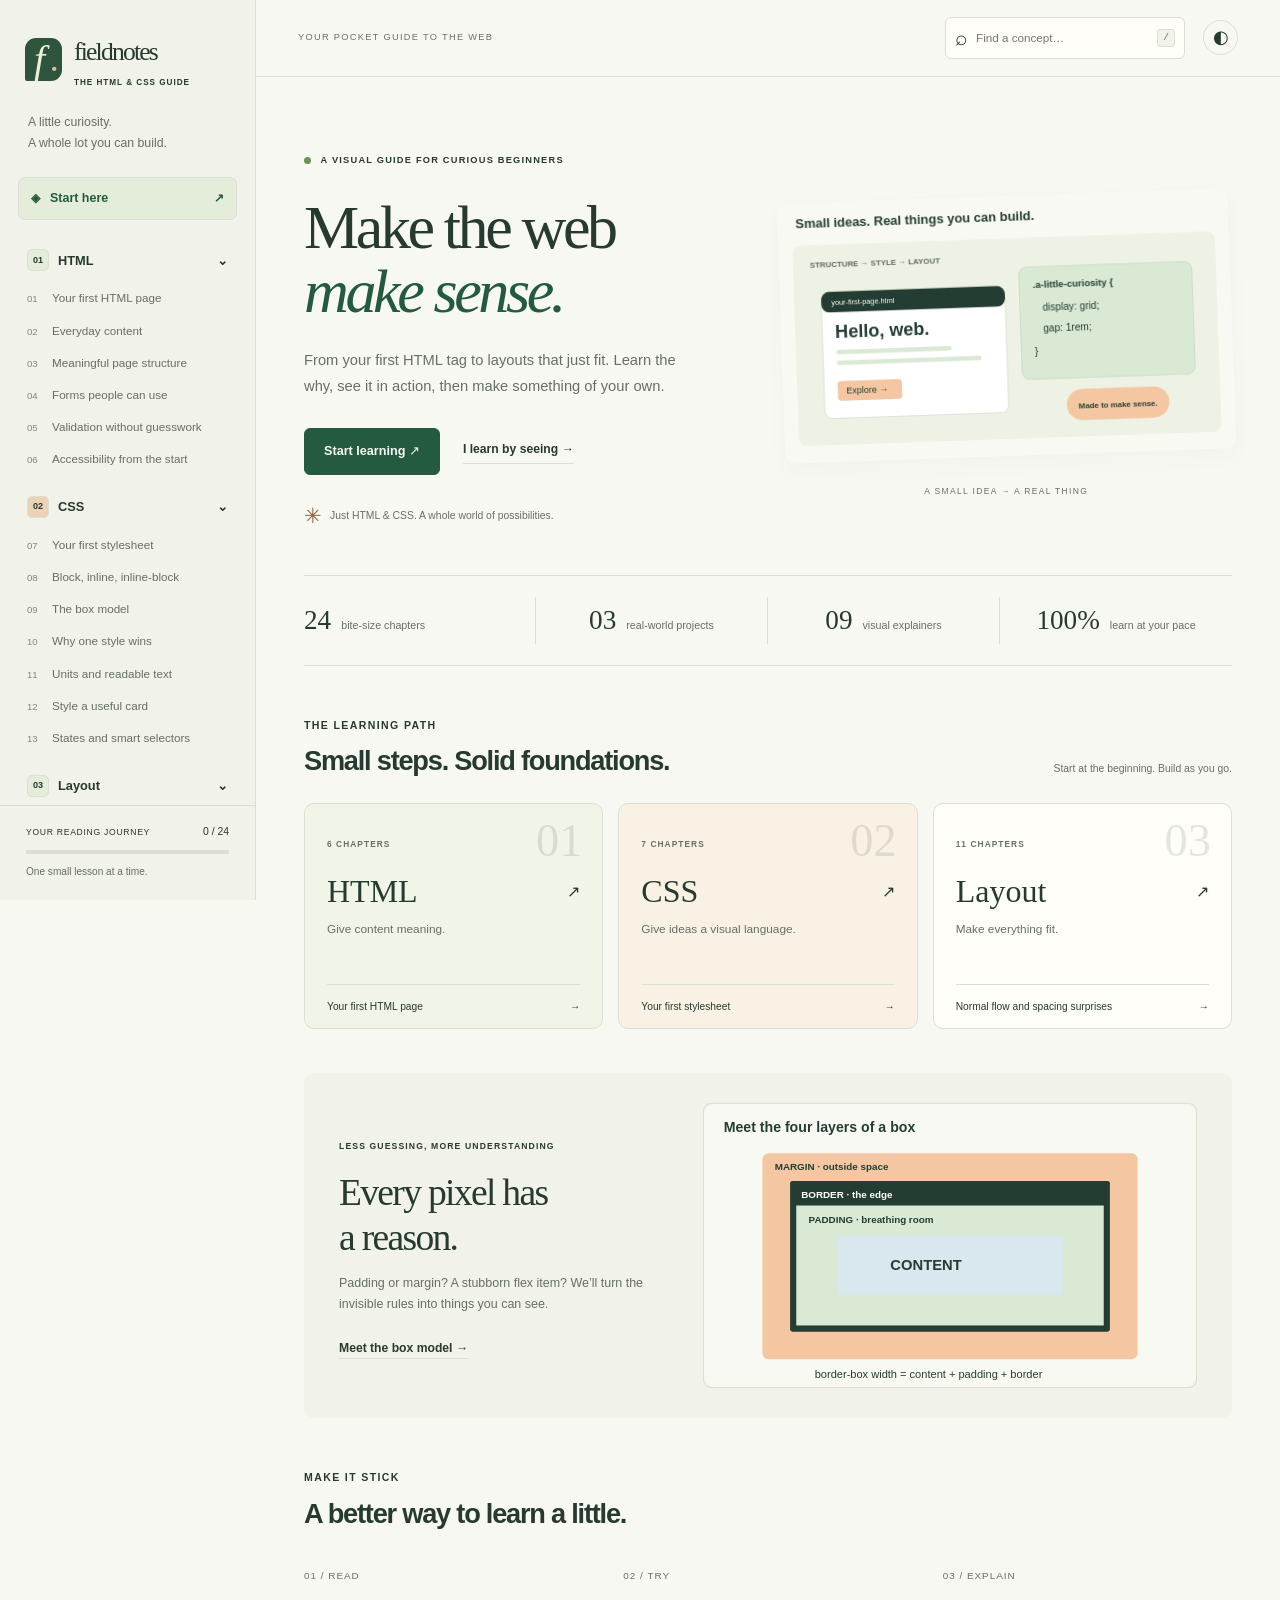
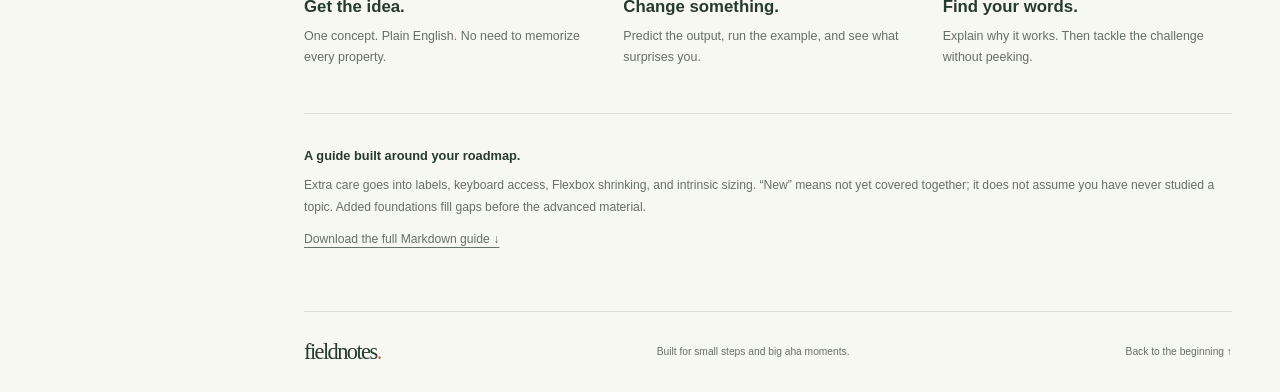
<file: html-css-guide/index.html>
<!doctype html>
<html lang="en"><head><meta charset="utf-8"><meta name="viewport" content="width=device-width, initial-scale=1"><meta name="description" content="A friendly, visual HTML and CSS field guide. 24 chapters, original diagrams, working examples, and three hands-on projects."><meta name="theme-color" content="#f7f7f0"><title>Fieldnotes — Learn HTML & CSS</title><link rel="icon" href="assets/favicon.svg" type="image/svg+xml"><link rel="stylesheet" href="styles.css"><script src="app.js" defer></script></head>
<body><a class="skip-link" href="#main">Skip to content</a>
<aside class="sidebar" id="sidebar" aria-label="Learning guide navigation"><a class="brand" href="#overview"><span class="brand-mark">f<span>.</span></span><span>fieldnotes<span class="brand-sub">THE HTML & CSS GUIDE</span></span></a>
<div class="sidebar-intro">A little curiosity.<br>A whole lot you can build.</div>
<nav aria-label="Chapters"><a class="overview-link" href="#overview" data-nav="overview">◈ <span>Start here</span><span>↗</span></a><details class="nav-group" open><summary><span>01</span> HTML<i>⌄</i></summary><div><a href="#chapter-01" data-nav="chapter-01"><span>01</span>Your first HTML page</a><a href="#chapter-02" data-nav="chapter-02"><span>02</span>Everyday content</a><a href="#chapter-03" data-nav="chapter-03"><span>03</span>Meaningful page structure</a><a href="#chapter-04" data-nav="chapter-04"><span>04</span>Forms people can use</a><a href="#chapter-05" data-nav="chapter-05"><span>05</span>Validation without guesswork</a><a href="#chapter-06" data-nav="chapter-06"><span>06</span>Accessibility from the start</a></div></details><details class="nav-group" open><summary><span>02</span> CSS<i>⌄</i></summary><div><a href="#chapter-07" data-nav="chapter-07"><span>07</span>Your first stylesheet</a><a href="#chapter-08" data-nav="chapter-08"><span>08</span>Block, inline, inline-block</a><a href="#chapter-09" data-nav="chapter-09"><span>09</span>The box model</a><a href="#chapter-10" data-nav="chapter-10"><span>10</span>Why one style wins</a><a href="#chapter-11" data-nav="chapter-11"><span>11</span>Units and readable text</a><a href="#chapter-12" data-nav="chapter-12"><span>12</span>Style a useful card</a><a href="#chapter-13" data-nav="chapter-13"><span>13</span>States and smart selectors</a></div></details><details class="nav-group" open><summary><span>03</span> Layout<i>⌄</i></summary><div><a href="#chapter-14" data-nav="chapter-14"><span>14</span>Normal flow and spacing surprises</a><a href="#chapter-15" data-nav="chapter-15"><span>15</span>Positioning and stacking</a><a href="#chapter-16" data-nav="chapter-16"><span>16</span>Flexbox: one direction at a time</a><a href="#chapter-17" data-nav="chapter-17"><span>17</span>Grid: rows and columns together</a><a href="#chapter-18" data-nav="chapter-18"><span>18</span>Let content help choose the size</a><a href="#chapter-19" data-nav="chapter-19"><span>19</span>Responsive pages</a><a href="#chapter-20" data-nav="chapter-20"><span>20</span>Responsive components</a><a href="#chapter-21" data-nav="chapter-21"><span>21</span>Images that fit and load well</a><a href="#chapter-22" data-nav="chapter-22"><span>22</span>Themes that stay consistent</a><a href="#chapter-23" data-nav="chapter-23"><span>23</span>Motion with a purpose</a><a href="#chapter-24" data-nav="chapter-24"><span>24</span>Become your own layout detective</a></div></details><div class="nav-extras"><a href="#projects" data-nav="projects">↗ <span>Mini projects</span><span>03</span></a><a href="#visuals" data-nav="visuals">▧ <span>Visual library</span><span>09</span></a><a href="#checklist" data-nav="checklist">✓ <span>Revision checklist</span></a></div></nav>
<div class="sidebar-progress"><div><span>YOUR READING JOURNEY</span><strong id="progress-count">0 / 24</strong></div><progress id="reading-progress" max="24" value="0" aria-label="Chapters marked as read"></progress><p>One small lesson at a time.</p></div></aside>
<div class="app"><header class="topbar"><button id="menu-toggle" class="icon-button menu-toggle" aria-expanded="false" aria-controls="sidebar" aria-label="Open chapter navigation" type="button">☰</button><a class="top-brand" href="#overview">fieldnotes.</a><span class="topbar-label">YOUR POCKET GUIDE TO THE WEB</span><div class="top-actions"><label class="search-box"><span aria-hidden="true">⌕</span><input id="search" type="search" placeholder="Find a concept…" aria-label="Search all lessons" autocomplete="off"><kbd>/</kbd></label><button id="theme-toggle" class="icon-button" type="button" aria-label="Switch to dark theme">◐</button></div></header>
<main id="main" tabindex="-1"><div id="search-view" class="view search-view" hidden><span class="eyebrow">FIND YOUR NEXT AHA MOMENT</span><h1>Search the guide.</h1><p id="search-count" role="status"></p><div id="search-results"></div><button type="button" class="button secondary" id="clear-search">Back to the guide</button></div>
<section id="overview" class="view home"><div class="hero"><div class="hero-copy"><span class="eyebrow"><i class="live-dot"></i> A VISUAL GUIDE FOR CURIOUS BEGINNERS</span><h1>Make the web<br><em>make sense.</em></h1><p>From your first HTML tag to layouts that just fit. Learn the why, see it in action, then make something of your own.</p><div class="hero-actions"><a class="button" id="continue-link" href="#chapter-01">Start learning <span>↗</span></a><a class="text-link" href="#visuals">I learn by seeing →</a></div><div class="hero-note"><span>✳</span> Just HTML & CSS. A whole world of possibilities.</div></div><div class="hero-art"><img src="assets/hero.svg" alt="An HTML page and CSS rule card: structure, style, and layout working together" width="800" height="460"><span class="art-caption">A SMALL IDEA → A REAL THING</span></div></div>
<div class="stats-strip"><div><strong>24</strong><span>bite-size chapters</span></div><div><strong>03</strong><span>real-world projects</span></div><div><strong>09</strong><span>visual explainers</span></div><div><strong>100%</strong><span>learn at your pace</span></div></div>
<section class="learning-path"><div class="section-heading"><div><span class="eyebrow">THE LEARNING PATH</span><h2>Small steps. Solid foundations.</h2></div><span class="muted tiny">Start at the beginning. Build as you go.</span></div><div class="path-grid"><a class="path-card part-1" href="#chapter-01"><span class="part-num">01</span><span class="eyebrow">6 CHAPTERS</span><h3>HTML<span>↗</span></h3><p>Give content meaning.</p><div class="path-footer">Your first HTML page <span>→</span></div></a><a class="path-card part-2" href="#chapter-07"><span class="part-num">02</span><span class="eyebrow">7 CHAPTERS</span><h3>CSS<span>↗</span></h3><p>Give ideas a visual language.</p><div class="path-footer">Your first stylesheet <span>→</span></div></a><a class="path-card part-3" href="#chapter-14"><span class="part-num">03</span><span class="eyebrow">11 CHAPTERS</span><h3>Layout<span>↗</span></h3><p>Make everything fit.</p><div class="path-footer">Normal flow and spacing surprises <span>→</span></div></a></div></section>
<section class="featured"><div class="featured-copy"><span class="eyebrow">LESS GUESSING, MORE UNDERSTANDING</span><h2>Every pixel has<br>a reason.</h2><p>Padding or margin? A stubborn flex item? We’ll turn the invisible rules into things you can see.</p><a class="text-link" href="#chapter-09">Meet the box model →</a></div><a class="featured-visual" href="#chapter-09"><img src="assets/box-model.svg" alt="A box model diagram showing content, padding, border, and margin" width="800" height="460" loading="lazy"></a></section>
<section class="how-to"><span class="eyebrow">MAKE IT STICK</span><h2>A better way to learn a little.</h2><div class="habit-grid"><div><span>01 / READ</span><h3>Get the idea.</h3><p>One concept. Plain English. No need to memorize every property.</p></div><div><span>02 / TRY</span><h3>Change something.</h3><p>Predict the output, run the example, and see what surprises you.</p></div><div><span>03 / EXPLAIN</span><h3>Find your words.</h3><p>Explain why it works. Then tackle the challenge without peeking.</p></div></div></section>
<div class="personal-note"><strong>A guide built around your roadmap.</strong><p>Extra care goes into labels, keyboard access, Flexbox shrinking, and intrinsic sizing. “New” means not yet covered together; it does not assume you have never studied a topic. Added foundations fill gaps before the advanced material.</p><a href="guide.md" download>Download the full Markdown guide ↓</a></div>
</section>
<article id="chapter-01" class="view lesson" data-title="Your first HTML page" data-part="1">
<div class="lesson-breadcrumb">PART 1 / HTML <span>CHAPTER 01 OF 24</span></div>
<div class="tags"><span class="tag">🆕 New in this guide</span><span class="tag added">➕ Added foundation</span></div><h1 tabindex="-1">Your first HTML page<span class="title-period">.</span></h1>
<p class="lesson-description">HTML gives content a job: a heading introduces, a paragraph explains, and a link leads somewhere. Tags mark these roles; attributes add details. Think of HTML as a set of meaningful labels attached to your content.</p><div class="lesson-meta"><span>◷ 5–10 min per section, including practice</span><span>Read · try · explain</span></div>
<section aria-labelledby="chapter-01-what"><h2 id="chapter-01-what"><span>01</span> 🎯 What is it?</h2><p>An element usually has an opening tag, content, and a closing tag. Close an inner element before its parent. The head describes the document; the body holds its visible content. The title in the head names the browser tab, while h1 introduces the page itself.</p></section>
<section aria-labelledby="chapter-01-see"><h2 id="chapter-01-see"><span>02</span> 🖼️ See it</h2><figure class="diagram"><a href="assets/document.svg" target="_blank" rel="noopener" aria-label="Open Your first HTML page diagram at full size"><img src="assets/document.svg" alt="Your first HTML page" loading="lazy" width="800" height="460"></a><figcaption>Your first HTML page <span>Original diagram · open to enlarge ↗</span></figcaption></figure></section>
<section aria-labelledby="chapter-01-code"><h2 id="chapter-01-code"><span>03</span> 💻 Try the code</h2><p class="muted">Read the code, predict the result, then compare with the browser preview. Copy it into your own HTML file to experiment.</p><div class="code-panel"><div class="panel-label"><span>HTML + CSS</span><button class="copy" type="button" aria-label="Copy code example">Copy code</button></div><pre><code>&lt;!doctype html&gt;
&lt;html lang=&quot;en&quot;&gt;
  &lt;head&gt;
    &lt;meta charset=&quot;utf-8&quot;&gt;
    &lt;meta name=&quot;viewport&quot; content=&quot;width=device-width, initial-scale=1&quot;&gt;
    &lt;title&gt;Sunday Cycle Club&lt;/title&gt;
  &lt;/head&gt;
  &lt;body&gt;
    &lt;!-- Meaning comes before appearance. --&gt;
    &lt;h1&gt;A better way to see the city&lt;/h1&gt;
    &lt;p&gt;Bring your &lt;strong&gt;helmet&lt;/strong&gt; and your curiosity.&lt;/p&gt;
  &lt;/body&gt;
&lt;/html&gt;</code></pre></div></section>
<section aria-labelledby="chapter-01-output"><h2 id="chapter-01-output"><span>04</span> 👀 What you should see</h2><p>A large heading sits above a paragraph. “helmet” is usually bold. The browser tab has a different title from the visible heading; the preview below shows only the body.</p><div class="preview-panel"><div class="panel-label"><span><i class="live-dot"></i> Browser preview</span><span class="tiny">HTML + CSS only</span></div><iframe loading="lazy" title="Your first HTML page example output" sandbox="" srcdoc="&lt;!doctype html&gt;
&lt;html lang=&quot;en&quot;&gt;
  &lt;head&gt;&lt;style&gt;body{margin:20px;font-family:system-ui,sans-serif;color:#253d31;line-height:1.5}*{box-sizing:border-box}a{color:#185c45}button,input,select{font:inherit}button{margin-top:12px}img{max-width:100%}&lt;/style&gt;
    &lt;meta charset=&quot;utf-8&quot;&gt;
    &lt;meta name=&quot;viewport&quot; content=&quot;width=device-width, initial-scale=1&quot;&gt;
    &lt;title&gt;Sunday Cycle Club&lt;/title&gt;
  &lt;/head&gt;
  &lt;body&gt;
    &lt;!-- Meaning comes before appearance. --&gt;
    &lt;h1&gt;A better way to see the city&lt;/h1&gt;
    &lt;p&gt;Bring your &lt;strong&gt;helmet&lt;/strong&gt; and your curiosity.&lt;/p&gt;
  &lt;/body&gt;
&lt;/html&gt;"></iframe></div></section>
<section><h2><span>05</span> 🌍 Where this shows up</h2><p>Every article, booking page, and portfolio starts with a document structure like this.</p><div class="notes-grid"><div class="note"><h3>Attributes are little settings</h3><p>In &lt;a href=&quot;https://example.com&quot;&gt;Visit&lt;/a&gt;, href supplies the destination and Visit supplies the label. Quote attribute values and keep them inside the opening tag.</p></div><div class="note"><h3>Why the extra lines?</h3><p>The doctype requests standards rendering. UTF-8 supports a wide range of characters. The viewport setting helps mobile browsers use the device width; it does not make a fixed-width layout responsive on its own.</p></div></div></section>
<section class="watch-out"><h2>⚠️ Easy mistakes to avoid</h2><ul><li>Do not cross closing tags: &lt;p&gt;&lt;strong&gt;Hi&lt;/strong&gt;&lt;/p&gt; is correctly nested.</li><li>Save as .html, not .html.txt. Save the file before refreshing.</li><li>Void elements such as meta, img, and input have no closing tag or child content.</li></ul></section>
<div class="takeaway"><span>ONE THING TO REMEMBER</span><p>HTML describes what the content is, before CSS decides how it looks.</p></div>
<section><h2><span>06</span> 🧠 Check your understanding</h2><p class="muted">Try explaining it out loud before revealing an answer.</p><div class="quiz-item"><h3><span>01</span> Where does the browser-tab title belong?</h3><details><summary>Reveal answer</summary><p>Inside &lt;title&gt; in the &lt;head&gt;. The visible page heading belongs in the body.</p></details></div><div class="quiz-item"><h3><span>02</span> What does lang=&quot;en&quot; do?</h3><details><summary>Reveal answer</summary><p>It identifies English as the document language, helping tools such as screen readers choose pronunciation.</p></details></div></section>
<section class="practice-box"><span class="eyebrow">YOUR TURN</span><h2>A little practice, a lot of clarity.</h2><p>Change the tab title to “My first page” and the visible heading to your name. Add a second paragraph. Explain which changes you expect before refreshing.</p><p class="tiny">Success test: describe the rule behind the result, not just the property you changed.</p></section>
<section class="sources"><h2>Keep exploring</h2><a href="https://developer.mozilla.org/en-US/docs/Learn_web_development/Core/Structuring_content/Basic_HTML_syntax" target="_blank" rel="noopener">developer.mozilla.org · Basic HTML syntax ↗</a><a href="https://developer.mozilla.org/en-US/docs/Learn_web_development/Core/Structuring_content/Webpage_metadata" target="_blank" rel="noopener">developer.mozilla.org · Webpage metadata ↗</a></section>
<div class="lesson-actions"><button class="button mark-read" data-lesson="chapter-01" type="button">Mark chapter as read <span>✓</span></button><span class="muted tiny">Reading progress, not a mastery score.</span></div>
<nav class="lesson-pagination" aria-label="Chapter navigation"><a href="#overview">← Previous</a><a href="#chapter-02">Next chapter →</a></nav></article><article id="chapter-02" class="view lesson" data-title="Everyday content" data-part="1">
<div class="lesson-breadcrumb">PART 1 / HTML <span>CHAPTER 02 OF 24</span></div>
<div class="tags"><span class="tag">🆕 New in this guide</span><span class="tag added">➕ Added foundation</span></div><h1 tabindex="-1">Everyday content<span class="title-period">.</span></h1>
<p class="lesson-description">Headings create an outline, paragraphs group ideas, and lists collect related items. Links connect pages. Images need useful alternative text when their content matters.</p><div class="lesson-meta"><span>◷ 5–10 min per section, including practice</span><span>Read · try · explain</span></div>
<section aria-labelledby="chapter-02-what"><h2 id="chapter-02-what"><span>01</span> 🎯 What is it?</h2><p>Choose a heading level by its place in the outline, not its default size. Use an ordered list when the sequence matters and an unordered list when it does not. A relative path starts from the current file location; a full URL includes its destination host.</p></section>
<section aria-labelledby="chapter-02-see"><h2 id="chapter-02-see"><span>02</span> 🖼️ See it</h2><div class="mental-model"><span>THE MENTAL MODEL</span><p>A good page remains understandable when you read its headings and links alone.</p></div></section>
<section aria-labelledby="chapter-02-code"><h2 id="chapter-02-code"><span>03</span> 💻 Try the code</h2><p class="muted">Read the code, predict the result, then compare with the browser preview. Copy it into your own HTML file to experiment.</p><div class="code-panel"><div class="panel-label"><span>HTML + CSS</span><button class="copy" type="button" aria-label="Copy code example">Copy code</button></div><pre><code>&lt;h1&gt;Your first city ride&lt;/h1&gt;
&lt;p&gt;A slow route with &lt;em&gt;plenty&lt;/em&gt; of stops.&lt;/p&gt;
&lt;h2&gt;Bring these essentials&lt;/h2&gt;
&lt;ul&gt;
  &lt;li&gt;A fitted helmet&lt;/li&gt;
  &lt;li&gt;A bottle of water&lt;/li&gt;
&lt;/ul&gt;
&lt;!-- The link describes its destination. --&gt;
&lt;a href=&quot;https://example.com&quot;&gt;Read the route guide&lt;/a&gt;</code></pre></div></section>
<section aria-labelledby="chapter-02-output"><h2 id="chapter-02-output"><span>04</span> 👀 What you should see</h2><p>One main heading, a short introduction, a smaller section heading, a bulleted list, and a descriptive link.</p><div class="preview-panel"><div class="panel-label"><span><i class="live-dot"></i> Browser preview</span><span class="tiny">HTML + CSS only</span></div><iframe loading="lazy" title="Everyday content example output" sandbox="" srcdoc="&lt;!doctype html&gt;&lt;html lang=&quot;en&quot;&gt;&lt;head&gt;&lt;meta charset=&quot;utf-8&quot;&gt;&lt;style&gt;body{margin:20px;font-family:system-ui,sans-serif;color:#253d31;line-height:1.5}*{box-sizing:border-box}a{color:#185c45}button,input,select{font:inherit}button{margin-top:12px}img{max-width:100%}&lt;/style&gt;&lt;/head&gt;&lt;body&gt;&lt;h1&gt;Your first city ride&lt;/h1&gt;
&lt;p&gt;A slow route with &lt;em&gt;plenty&lt;/em&gt; of stops.&lt;/p&gt;
&lt;h2&gt;Bring these essentials&lt;/h2&gt;
&lt;ul&gt;
  &lt;li&gt;A fitted helmet&lt;/li&gt;
  &lt;li&gt;A bottle of water&lt;/li&gt;
&lt;/ul&gt;
&lt;!-- The link describes its destination. --&gt;
&lt;a href=&quot;https://example.com&quot;&gt;Read the route guide&lt;/a&gt;&lt;/body&gt;&lt;/html&gt;"></iframe></div></section>
<section><h2><span>05</span> 🌍 Where this shows up</h2><p>Recipe pages, product descriptions, trip guides, and help articles all use this small set of elements.</p><div class="notes-grid"><div class="note"><h3>A small image example</h3><p>&lt;img src=&quot;images/bike.jpg&quot; alt=&quot;A blue step-through bicycle beside a rack&quot; width=&quot;800&quot; height=&quot;600&quot;&gt; expects an images folder next to the HTML file. The dimensions describe the image’s aspect ratio; CSS can still scale it.</p></div><div class="note"><h3>Meaning, not decoration</h3><p>strong marks importance; em marks stress. Browsers commonly show them as bold and italic, but their meaning matters beyond appearance. Use CSS when you only want a visual change.</p></div></div></section>
<section class="watch-out"><h2>⚠️ Easy mistakes to avoid</h2><ul><li>Do not use repeated br elements to create page spacing; spacing belongs in CSS.</li><li>Avoid “click here” when a descriptive link label would explain the destination.</li><li>Do not put an image filename in alt text. Describe its purpose; use alt=&quot;&quot; for purely decorative images.</li></ul></section>
<div class="takeaway"><span>ONE THING TO REMEMBER</span><p>A good page remains understandable when you read its headings and links alone.</p></div>
<section><h2><span>06</span> 🧠 Check your understanding</h2><p class="muted">Try explaining it out loud before revealing an answer.</p><div class="quiz-item"><h3><span>01</span> When would ol be better than ul?</h3><details><summary>Reveal answer</summary><p>For a sequence such as booking steps or assembly instructions.</p></details></div><div class="quiz-item"><h3><span>02</span> How would you show a literal &lt; character in text?</h3><details><summary>Reveal answer</summary><p>Use the character reference &amp;lt;. Use &amp;amp; for an ampersand when it needs escaping.</p></details></div></section>
<section class="practice-box"><span class="eyebrow">YOUR TURN</span><h2>A little practice, a lot of clarity.</h2><p>Write a route guide with one main heading, two sections, a packing list, and three ordered steps. Add a meaningful link.</p><p class="tiny">Success test: describe the rule behind the result, not just the property you changed.</p></section>
<section class="sources"><h2>Keep exploring</h2><a href="https://developer.mozilla.org/en-US/docs/Learn_web_development/Core/Structuring_content/Headings_and_paragraphs" target="_blank" rel="noopener">developer.mozilla.org · Headings and paragraphs ↗</a><a href="https://developer.mozilla.org/en-US/docs/Learn_web_development/Core/Structuring_content/HTML_images" target="_blank" rel="noopener">developer.mozilla.org · HTML images ↗</a></section>
<div class="lesson-actions"><button class="button mark-read" data-lesson="chapter-02" type="button">Mark chapter as read <span>✓</span></button><span class="muted tiny">Reading progress, not a mastery score.</span></div>
<nav class="lesson-pagination" aria-label="Chapter navigation"><a href="#chapter-01">← Previous</a><a href="#chapter-03">Next chapter →</a></nav></article><article id="chapter-03" class="view lesson" data-title="Meaningful page structure" data-part="1">
<div class="lesson-breadcrumb">PART 1 / HTML <span>CHAPTER 03 OF 24</span></div>
<div class="tags"><span class="tag">🆕 New in this guide</span></div><h1 tabindex="-1">Meaningful page structure<span class="title-period">.</span></h1>
<p class="lesson-description">Semantic elements tell people and browsers what a region is for. A navigation area is different from an article, even if both happen to look like rectangles. Good HTML gives the page a useful map.</p><div class="lesson-meta"><span>◷ 5–10 min per section, including practice</span><span>Read · try · explain</span></div>
<section aria-labelledby="chapter-03-what"><h2 id="chapter-03-what"><span>01</span> 🎯 What is it?</h2><p>Use main for the central content, nav for significant navigation, and article for a self-contained piece. A section is a themed group, normally with a heading. A div is fine when you only need a styling wrapper.</p></section>
<section aria-labelledby="chapter-03-see"><h2 id="chapter-03-see"><span>02</span> 🖼️ See it</h2><figure class="diagram"><a href="assets/document.svg" target="_blank" rel="noopener" aria-label="Open Meaningful page structure diagram at full size"><img src="assets/document.svg" alt="Meaningful page structure" loading="lazy" width="800" height="460"></a><figcaption>Meaningful page structure <span>Original diagram · open to enlarge ↗</span></figcaption></figure></section>
<section aria-labelledby="chapter-03-code"><h2 id="chapter-03-code"><span>03</span> 💻 Try the code</h2><p class="muted">Read the code, predict the result, then compare with the browser preview. Copy it into your own HTML file to experiment.</p><div class="code-panel"><div class="panel-label"><span>HTML + CSS</span><button class="copy" type="button" aria-label="Copy code example">Copy code</button></div><pre><code>&lt;header&gt;
  &lt;p&gt;Sunday Cycle Club&lt;/p&gt;
  &lt;nav aria-label=&quot;Main&quot;&gt;
    &lt;a href=&quot;#rides&quot;&gt;Rides&lt;/a&gt;
    &lt;a href=&quot;#contact&quot;&gt;Contact&lt;/a&gt;
  &lt;/nav&gt;
&lt;/header&gt;
&lt;main&gt;
  &lt;h1&gt;Find your next ride&lt;/h1&gt;
  &lt;section id=&quot;rides&quot;&gt;
    &lt;h2&gt;This weekend&lt;/h2&gt;
    &lt;article&gt;
      &lt;h3&gt;Riverside loop&lt;/h3&gt;
      &lt;p&gt;A gentle 12 km ride.&lt;/p&gt;
    &lt;/article&gt;
  &lt;/section&gt;
&lt;/main&gt;
&lt;footer id=&quot;contact&quot;&gt;Meet us at the town square.&lt;/footer&gt;</code></pre></div></section>
<section aria-labelledby="chapter-03-output"><h2 id="chapter-03-output"><span>04</span> 👀 What you should see</h2><p>The content is stacked vertically by default. The navigation links jump to their matching page regions; semantic elements do not automatically create a complex layout.</p><div class="preview-panel"><div class="panel-label"><span><i class="live-dot"></i> Browser preview</span><span class="tiny">HTML + CSS only</span></div><iframe loading="lazy" title="Meaningful page structure example output" sandbox="" srcdoc="&lt;!doctype html&gt;&lt;html lang=&quot;en&quot;&gt;&lt;head&gt;&lt;meta charset=&quot;utf-8&quot;&gt;&lt;style&gt;body{margin:20px;font-family:system-ui,sans-serif;color:#253d31;line-height:1.5}*{box-sizing:border-box}a{color:#185c45}button,input,select{font:inherit}button{margin-top:12px}img{max-width:100%}&lt;/style&gt;&lt;/head&gt;&lt;body&gt;&lt;header&gt;
  &lt;p&gt;Sunday Cycle Club&lt;/p&gt;
  &lt;nav aria-label=&quot;Main&quot;&gt;
    &lt;a href=&quot;#rides&quot;&gt;Rides&lt;/a&gt;
    &lt;a href=&quot;#contact&quot;&gt;Contact&lt;/a&gt;
  &lt;/nav&gt;
&lt;/header&gt;
&lt;main&gt;
  &lt;h1&gt;Find your next ride&lt;/h1&gt;
  &lt;section id=&quot;rides&quot;&gt;
    &lt;h2&gt;This weekend&lt;/h2&gt;
    &lt;article&gt;
      &lt;h3&gt;Riverside loop&lt;/h3&gt;
      &lt;p&gt;A gentle 12 km ride.&lt;/p&gt;
    &lt;/article&gt;
  &lt;/section&gt;
&lt;/main&gt;
&lt;footer id=&quot;contact&quot;&gt;Meet us at the town square.&lt;/footer&gt;&lt;/body&gt;&lt;/html&gt;"></iframe></div></section>
<section><h2><span>05</span> 🌍 Where this shows up</h2><p>News articles, dashboards, shop pages, and documentation navigation become easier to understand and navigate.</p><div class="notes-grid"><div class="note"><h3>➕ Added · Tables that explain data</h3><p>Use table with caption for its subject, th scope=&quot;col&quot; for column headings, th scope=&quot;row&quot; for row headings, and td for values. A rental-price table is appropriate. A layout made from table cells is not.</p></div><div class="note"><h3>Headings form the outline</h3><p>Use a clear h1, then h2 sections and h3 subsections. A section element does not automatically fix skipped heading levels. aside is for related secondary material.</p></div></div></section>
<section class="watch-out"><h2>⚠️ Easy mistakes to avoid</h2><ul><li>Do not replace every div with section; use a section for a meaningful topic.</li><li>Use links to navigate and buttons for actions. Styling a div to look clickable does not give it button behavior.</li><li>Keep a single visible main region for the page’s central content.</li></ul></section>
<div class="takeaway"><span>ONE THING TO REMEMBER</span><p>Choose the element by its purpose, then style it.</p></div>
<section><h2><span>06</span> 🧠 Check your understanding</h2><p class="muted">Try explaining it out loud before revealing an answer.</p><div class="quiz-item"><h3><span>01</span> Which element should take someone to a booking page?</h3><details><summary>Reveal answer</summary><p>An anchor with an href, because it navigates.</p></details></div><div class="quiz-item"><h3><span>02</span> Should a data table be used to place the sidebar?</h3><details><summary>Reveal answer</summary><p>No. Tables describe tabular data; CSS layout handles page arrangement.</p></details></div></section>
<section class="practice-box"><span class="eyebrow">YOUR TURN</span><h2>A little practice, a lot of clarity.</h2><p>Give your route guide a header, labeled navigation, main region, two headed sections, and footer. Check that every internal link has a matching id.</p><p class="tiny">Success test: describe the rule behind the result, not just the property you changed.</p></section>
<section class="sources"><h2>Keep exploring</h2><a href="https://developer.mozilla.org/en-US/docs/Learn_web_development/Core/Structuring_content/Structuring_documents" target="_blank" rel="noopener">developer.mozilla.org · Structuring documents ↗</a><a href="https://developer.mozilla.org/en-US/docs/Learn_web_development/Core/Structuring_content/HTML_table_accessibility" target="_blank" rel="noopener">developer.mozilla.org · HTML table accessibility ↗</a></section>
<div class="lesson-actions"><button class="button mark-read" data-lesson="chapter-03" type="button">Mark chapter as read <span>✓</span></button><span class="muted tiny">Reading progress, not a mastery score.</span></div>
<nav class="lesson-pagination" aria-label="Chapter navigation"><a href="#chapter-02">← Previous</a><a href="#chapter-04">Next chapter →</a></nav></article><article id="chapter-04" class="view lesson" data-title="Forms people can use" data-part="1">
<div class="lesson-breadcrumb">PART 1 / HTML <span>CHAPTER 04 OF 24</span></div>
<div class="tags"><span class="tag">🆕 New in this guide</span><span class="tag focus">Extra practice</span></div><h1 tabindex="-1">Forms people can use<span class="title-period">.</span></h1>
<p class="lesson-description">A form is a conversation: each label asks a question and each control accepts an answer. Good labels stay visible, suitable input types help users enter data, and related controls are grouped together.</p><div class="lesson-meta"><span>◷ 5–10 min per section, including practice</span><span>Read · try · explain</span></div>
<section aria-labelledby="chapter-04-what"><h2 id="chapter-04-what"><span>01</span> 🎯 What is it?</h2><p>A label’s for value must match the control’s id. The id identifies an element; the name is the key used when that control’s data is submitted. fieldset and legend give a group of controls a shared description.</p></section>
<section aria-labelledby="chapter-04-see"><h2 id="chapter-04-see"><span>02</span> 🖼️ See it</h2><div class="mental-model"><span>THE MENTAL MODEL</span><p>Labels explain controls; names identify the values you submit.</p></div></section>
<section aria-labelledby="chapter-04-code"><h2 id="chapter-04-code"><span>03</span> 💻 Try the code</h2><p class="muted">Read the code, predict the result, then compare with the browser preview. Copy it into your own HTML file to experiment.</p><div class="code-panel"><div class="panel-label"><span>HTML + CSS</span><button class="copy" type="button" aria-label="Copy code example">Copy code</button></div><pre><code>&lt;form&gt;
  &lt;fieldset&gt;
    &lt;legend&gt;Your rental&lt;/legend&gt;
    &lt;p&gt;
      &lt;label for=&quot;rider&quot;&gt;Full name&lt;/label&gt;
      &lt;input id=&quot;rider&quot; name=&quot;rider&quot; autocomplete=&quot;name&quot; required&gt;
    &lt;/p&gt;
    &lt;p&gt;
      &lt;label for=&quot;email&quot;&gt;Email&lt;/label&gt;
      &lt;input id=&quot;email&quot; name=&quot;email&quot; type=&quot;email&quot;
        autocomplete=&quot;email&quot; required&gt;
    &lt;/p&gt;
    &lt;label for=&quot;bike&quot;&gt;Bike style&lt;/label&gt;
    &lt;select id=&quot;bike&quot; name=&quot;bike&quot;&gt;
      &lt;option value=&quot;city&quot;&gt;City bike&lt;/option&gt;
      &lt;option value=&quot;touring&quot;&gt;Touring bike&lt;/option&gt;
    &lt;/select&gt;
  &lt;/fieldset&gt;
  &lt;button type=&quot;submit&quot;&gt;Request a bike&lt;/button&gt;
&lt;/form&gt;</code></pre></div></section>
<section aria-labelledby="chapter-04-output"><h2 id="chapter-04-output"><span>04</span> 👀 What you should see</h2><p>A grouped rental form with two labeled fields and a dropdown. Clicking “Full name” focuses its input. In the isolated preview, submission is intentionally disabled.</p><div class="preview-panel"><div class="panel-label"><span><i class="live-dot"></i> Browser preview</span><span class="tiny">HTML + CSS only</span></div><iframe loading="lazy" title="Forms people can use example output" sandbox="" srcdoc="&lt;!doctype html&gt;&lt;html lang=&quot;en&quot;&gt;&lt;head&gt;&lt;meta charset=&quot;utf-8&quot;&gt;&lt;style&gt;body{margin:20px;font-family:system-ui,sans-serif;color:#253d31;line-height:1.5}*{box-sizing:border-box}a{color:#185c45}button,input,select{font:inherit}button{margin-top:12px}img{max-width:100%}&lt;/style&gt;&lt;/head&gt;&lt;body&gt;&lt;form&gt;
  &lt;fieldset&gt;
    &lt;legend&gt;Your rental&lt;/legend&gt;
    &lt;p&gt;
      &lt;label for=&quot;rider&quot;&gt;Full name&lt;/label&gt;
      &lt;input id=&quot;rider&quot; name=&quot;rider&quot; autocomplete=&quot;name&quot; required&gt;
    &lt;/p&gt;
    &lt;p&gt;
      &lt;label for=&quot;email&quot;&gt;Email&lt;/label&gt;
      &lt;input id=&quot;email&quot; name=&quot;email&quot; type=&quot;email&quot;
        autocomplete=&quot;email&quot; required&gt;
    &lt;/p&gt;
    &lt;label for=&quot;bike&quot;&gt;Bike style&lt;/label&gt;
    &lt;select id=&quot;bike&quot; name=&quot;bike&quot;&gt;
      &lt;option value=&quot;city&quot;&gt;City bike&lt;/option&gt;
      &lt;option value=&quot;touring&quot;&gt;Touring bike&lt;/option&gt;
    &lt;/select&gt;
  &lt;/fieldset&gt;
  &lt;button type=&quot;submit&quot;&gt;Request a bike&lt;/button&gt;
&lt;/form&gt;&lt;/body&gt;&lt;/html&gt;"></iframe></div></section>
<section><h2><span>05</span> 🌍 Where this shows up</h2><p>Contact forms, checkout, account settings, and booking flows.</p><div class="notes-grid"><div class="note"><h3>Choose the control for the task</h3><p>Use textarea for multiple lines, select for a compact fixed list, checkboxes for independent choices, and radio buttons for one choice in a group. A postal code often belongs in a text field, even if numeric.</p></div><div class="note"><h3>Autofill is a feature</h3><p>autocomplete=&quot;name&quot; and autocomplete=&quot;email&quot; help browsers fill known information. inputmode can suggest a keyboard for a text field without changing how its value is interpreted.</p></div></div></section>
<section class="watch-out"><h2>⚠️ Easy mistakes to avoid</h2><ul><li>A placeholder is not a replacement for a persistent label.</li><li>An id alone does not include a value in submitted form data: give the control a name.</li><li>Specify type=&quot;button&quot; for a button that should not submit its containing form.</li></ul></section>
<div class="takeaway"><span>ONE THING TO REMEMBER</span><p>Labels explain controls; names identify the values you submit.</p></div>
<section><h2><span>06</span> 🧠 Check your understanding</h2><p class="muted">Try explaining it out loud before revealing an answer.</p><div class="quiz-item"><h3><span>01</span> What happens when label for and input id differ?</h3><details><summary>Reveal answer</summary><p>The explicit label-control association fails.</p></details></div><div class="quiz-item"><h3><span>02</span> Does inputmode=&quot;numeric&quot; validate a number?</h3><details><summary>Reveal answer</summary><p>No. It suggests a keyboard; it is not a validation rule.</p></details></div></section>
<section class="practice-box"><span class="eyebrow">YOUR TURN</span><h2>A little practice, a lot of clarity.</h2><p>Add a pickup-date field and a radio group for rental duration. Give the radio buttons one shared name and unique ids. Click every label.</p><p class="tiny">Success test: describe the rule behind the result, not just the property you changed.</p></section>
<section class="sources"><h2>Keep exploring</h2><a href="https://developer.mozilla.org/en-US/docs/Web/HTML/Reference/Elements/label" target="_blank" rel="noopener">developer.mozilla.org · label ↗</a><a href="https://web.dev/learn/forms/form-fields" target="_blank" rel="noopener">web.dev · form-fields ↗</a></section>
<div class="lesson-actions"><button class="button mark-read" data-lesson="chapter-04" type="button">Mark chapter as read <span>✓</span></button><span class="muted tiny">Reading progress, not a mastery score.</span></div>
<nav class="lesson-pagination" aria-label="Chapter navigation"><a href="#chapter-03">← Previous</a><a href="#chapter-05">Next chapter →</a></nav></article><article id="chapter-05" class="view lesson" data-title="Validation without guesswork" data-part="1">
<div class="lesson-breadcrumb">PART 1 / HTML <span>CHAPTER 05 OF 24</span></div>
<div class="tags"><span class="tag">🆕 New in this guide</span></div><h1 tabindex="-1">Validation without guesswork<span class="title-period">.</span></h1>
<p class="lesson-description">Native validation checks simple rules before the browser submits a form. required means a value is needed; type=&quot;email&quot; checks email syntax. These checks help people correct mistakes, but do not replace validation by the receiving service.</p><div class="lesson-meta"><span>◷ 5–10 min per section, including practice</span><span>Read · try · explain</span></div>
<section aria-labelledby="chapter-05-what"><h2 id="chapter-05-what"><span>01</span> 🎯 What is it?</h2><p>The browser checks eligible controls when a normal submission is attempted. A disabled control is not editable and is omitted from submission. A readonly text control cannot be edited but is normally included. Unchecked checkboxes are omitted, rather than sent as false.</p></section>
<section aria-labelledby="chapter-05-see"><h2 id="chapter-05-see"><span>02</span> 🖼️ See it</h2><div class="mental-model"><span>THE MENTAL MODEL</span><p>Use browser validation for helpful feedback, not as a security boundary.</p></div></section>
<section aria-labelledby="chapter-05-code"><h2 id="chapter-05-code"><span>03</span> 💻 Try the code</h2><p class="muted">Read the code, predict the result, then compare with the browser preview. Copy it into your own HTML file to experiment.</p><div class="code-panel"><div class="panel-label"><span>HTML + CSS</span><button class="copy" type="button" aria-label="Copy code example">Copy code</button></div><pre><code>&lt;style&gt;
  input:user-invalid { border: 2px solid #a12424; }
  input { padding: .65rem; }
&lt;/style&gt;
&lt;form&gt;
  &lt;label for=&quot;booking&quot;&gt;Booking code (3 uppercase letters)&lt;/label&gt;
  &lt;p id=&quot;format&quot;&gt;For example: ABC. All three letters are required.&lt;/p&gt;
  &lt;input id=&quot;booking&quot; name=&quot;booking&quot; required pattern=&quot;[A-Z]{3}&quot;
    aria-describedby=&quot;format&quot;&gt;
  &lt;button type=&quot;submit&quot;&gt;Check booking&lt;/button&gt;
&lt;/form&gt;</code></pre></div></section>
<section aria-labelledby="chapter-05-output"><h2 id="chapter-05-output"><span>04</span> 👀 What you should see</h2><p>A field with visible format guidance. In a standalone page, an empty or malformed value blocks submission. :user-invalid lets the browser delay invalid styling until relevant interaction; exact timing can vary.</p><div class="preview-panel"><div class="panel-label"><span><i class="live-dot"></i> Browser preview</span><span class="tiny">HTML + CSS only</span></div><iframe loading="lazy" title="Validation without guesswork example output" sandbox="" srcdoc="&lt;!doctype html&gt;&lt;html lang=&quot;en&quot;&gt;&lt;head&gt;&lt;meta charset=&quot;utf-8&quot;&gt;&lt;style&gt;body{margin:20px;font-family:system-ui,sans-serif;color:#253d31;line-height:1.5}*{box-sizing:border-box}a{color:#185c45}button,input,select{font:inherit}button{margin-top:12px}img{max-width:100%}&lt;/style&gt;&lt;/head&gt;&lt;body&gt;&lt;style&gt;
  input:user-invalid { border: 2px solid #a12424; }
  input { padding: .65rem; }
&lt;/style&gt;
&lt;form&gt;
  &lt;label for=&quot;booking&quot;&gt;Booking code (3 uppercase letters)&lt;/label&gt;
  &lt;p id=&quot;format&quot;&gt;For example: ABC. All three letters are required.&lt;/p&gt;
  &lt;input id=&quot;booking&quot; name=&quot;booking&quot; required pattern=&quot;[A-Z]{3}&quot;
    aria-describedby=&quot;format&quot;&gt;
  &lt;button type=&quot;submit&quot;&gt;Check booking&lt;/button&gt;
&lt;/form&gt;&lt;/body&gt;&lt;/html&gt;"></iframe></div></section>
<section><h2><span>05</span> 🌍 Where this shows up</h2><p>Email entry, quantities, date bounds, and codes with a simple documented format.</p><div class="notes-grid"><div class="note"><h3>More built-in rules</h3><p>min and max constrain supported number or date types; step controls allowed increments. minlength and maxlength constrain text length. A pattern matches the whole value and should be paired with readable instructions.</p></div><div class="note"><h3>Submission is a separate step</h3><p>action chooses a destination and method chooses how data is sent. The receiving service must validate again. This guide’s project uses local demonstration values and sends nothing to an external service.</p></div></div></section>
<section class="watch-out"><h2>⚠️ Easy mistakes to avoid</h2><ul><li>Do not rely on color alone to explain an error. Keep instructions visible.</li><li>type=&quot;email&quot; cannot prove an address exists or belongs to the person.</li><li>novalidate skips interactive form validation; do not add it accidentally.</li></ul></section>
<div class="takeaway"><span>ONE THING TO REMEMBER</span><p>Use browser validation for helpful feedback, not as a security boundary.</p></div>
<section><h2><span>06</span> 🧠 Check your understanding</h2><p class="muted">Try explaining it out loud before revealing an answer.</p><div class="quiz-item"><h3><span>01</span> Will a disabled named input be submitted?</h3><details><summary>Reveal answer</summary><p>No. A supported readonly control normally will be.</p></details></div><div class="quiz-item"><h3><span>02</span> Does an optional empty input fail pattern?</h3><details><summary>Reveal answer</summary><p>Not just because of pattern. Add required when emptiness must be rejected.</p></details></div></section>
<section class="practice-box"><span class="eyebrow">YOUR TURN</span><h2>A little practice, a lot of clarity.</h2><p>Open the Part 1 project. Submit it empty, then with an invalid email, then valid demo values. Observe the browser’s message and focus behavior.</p><p class="tiny">Success test: describe the rule behind the result, not just the property you changed.</p></section>
<section class="sources"><h2>Keep exploring</h2><a href="https://developer.mozilla.org/en-US/docs/Learn_web_development/Extensions/Forms/Form_validation" target="_blank" rel="noopener">developer.mozilla.org · Form validation ↗</a><a href="https://developer.mozilla.org/en-US/docs/Web/HTML/Guides/Constraint_validation" target="_blank" rel="noopener">developer.mozilla.org · Constraint validation ↗</a></section>
<div class="lesson-actions"><button class="button mark-read" data-lesson="chapter-05" type="button">Mark chapter as read <span>✓</span></button><span class="muted tiny">Reading progress, not a mastery score.</span></div>
<nav class="lesson-pagination" aria-label="Chapter navigation"><a href="#chapter-04">← Previous</a><a href="#chapter-06">Next chapter →</a></nav></article><article id="chapter-06" class="view lesson" data-title="Accessibility from the start" data-part="1">
<div class="lesson-breadcrumb">PART 1 / HTML <span>CHAPTER 06 OF 24</span></div>
<div class="tags"><span class="tag">🆕 New in this guide</span><span class="tag focus">Extra practice</span></div><h1 tabindex="-1">Accessibility from the start<span class="title-period">.</span></h1>
<p class="lesson-description">Accessibility means people can use the page with different bodies, devices, and settings. HTML supplies much of the behavior for ordinary controls. An accessible name tells assistive technology what a control is called.</p><div class="lesson-meta"><span>◷ 5–10 min per section, including practice</span><span>Read · try · explain</span></div>
<section aria-labelledby="chapter-06-what"><h2 id="chapter-06-what"><span>01</span> 🎯 What is it?</h2><p>Start with native controls, visible labels, meaningful headings, and sensible document order. ARIA can add meaning, but does not create keyboard behavior. The accessibility tree is a browser representation of useful roles, names, and states—not just a copy of every HTML node.</p></section>
<section aria-labelledby="chapter-06-see"><h2 id="chapter-06-see"><span>02</span> 🖼️ See it</h2><div class="mental-model"><span>THE MENTAL MODEL</span><p>Native meaning and predictable keyboard behavior are the best starting point.</p></div></section>
<section aria-labelledby="chapter-06-code"><h2 id="chapter-06-code"><span>03</span> 💻 Try the code</h2><p class="muted">Read the code, predict the result, then compare with the browser preview. Copy it into your own HTML file to experiment.</p><div class="code-panel"><div class="panel-label"><span>HTML + CSS</span><button class="copy" type="button" aria-label="Copy code example">Copy code</button></div><pre><code>&lt;style&gt;
  a:focus-visible, summary:focus-visible {
    outline: 3px solid #17634a;
    outline-offset: 4px;
  }
&lt;/style&gt;
&lt;a href=&quot;#main-content&quot;&gt;Skip to main content&lt;/a&gt;
&lt;nav aria-label=&quot;Main&quot;&gt;&lt;a href=&quot;#faq&quot;&gt;Rental questions&lt;/a&gt;&lt;/nav&gt;
&lt;main id=&quot;main-content&quot; tabindex=&quot;-1&quot;&gt;
  &lt;h1&gt;Plan your ride&lt;/h1&gt;
  &lt;details id=&quot;faq&quot;&gt;
    &lt;summary&gt;Is a helmet included?&lt;/summary&gt;
    &lt;p&gt;Yes. We help you find the right fit.&lt;/p&gt;
  &lt;/details&gt;
&lt;/main&gt;</code></pre></div></section>
<section aria-labelledby="chapter-06-output"><h2 id="chapter-06-output"><span>04</span> 👀 What you should see</h2><p>A skip link, navigation, and an expandable answer. Tab highlights links and the summary; the native disclosure can be opened with the keyboard.</p><div class="preview-panel"><div class="panel-label"><span><i class="live-dot"></i> Browser preview</span><span class="tiny">HTML + CSS only</span></div><iframe loading="lazy" title="Accessibility from the start example output" sandbox="" srcdoc="&lt;!doctype html&gt;&lt;html lang=&quot;en&quot;&gt;&lt;head&gt;&lt;meta charset=&quot;utf-8&quot;&gt;&lt;style&gt;body{margin:20px;font-family:system-ui,sans-serif;color:#253d31;line-height:1.5}*{box-sizing:border-box}a{color:#185c45}button,input,select{font:inherit}button{margin-top:12px}img{max-width:100%}&lt;/style&gt;&lt;/head&gt;&lt;body&gt;&lt;style&gt;
  a:focus-visible, summary:focus-visible {
    outline: 3px solid #17634a;
    outline-offset: 4px;
  }
&lt;/style&gt;
&lt;a href=&quot;#main-content&quot;&gt;Skip to main content&lt;/a&gt;
&lt;nav aria-label=&quot;Main&quot;&gt;&lt;a href=&quot;#faq&quot;&gt;Rental questions&lt;/a&gt;&lt;/nav&gt;
&lt;main id=&quot;main-content&quot; tabindex=&quot;-1&quot;&gt;
  &lt;h1&gt;Plan your ride&lt;/h1&gt;
  &lt;details id=&quot;faq&quot;&gt;
    &lt;summary&gt;Is a helmet included?&lt;/summary&gt;
    &lt;p&gt;Yes. We help you find the right fit.&lt;/p&gt;
  &lt;/details&gt;
&lt;/main&gt;&lt;/body&gt;&lt;/html&gt;"></iframe></div></section>
<section><h2><span>05</span> 🌍 Where this shows up</h2><p>Every public interface benefits: keyboard users, screen-reader users, and people who zoom or need larger targets.</p><div class="notes-grid"><div class="note"><h3>Contrast and comfortable targets</h3><p>WCAG AA generally requires 4.5:1 contrast for ordinary text and 3:1 for large text. Large means at least 18pt, or 14pt bold. Provide roomy controls and do not communicate state through color alone.</p></div><div class="note"><h3>Dialog and inert: understand the boundary</h3><p>A dialog with the open attribute is non-modal. A true modal needs the browser’s modal-opening behavior; merely styling an overlay is insufficient. inert removes a subtree from interaction and focus. Complex dynamic focus management is outside this HTML/CSS-only course.</p></div><div class="note"><h3>A small manual audit</h3><p>Check meaningful page titles, image alternatives, labels, focus visibility, reading order, and reflow. WCAG A and AA contain multiple criteria; one automated score cannot establish that a page is accessible.</p></div></div></section>
<section class="watch-out"><h2>⚠️ Easy mistakes to avoid</h2><ul><li>Never remove focus outlines without a visible replacement.</li><li>Positive tabindex values create a separate focus order that is hard to maintain.</li><li>opacity: 0 does not by itself remove a control from keyboard navigation.</li></ul></section>
<div class="takeaway"><span>ONE THING TO REMEMBER</span><p>Native meaning and predictable keyboard behavior are the best starting point.</p></div>
<section><h2><span>06</span> 🧠 Check your understanding</h2><p class="muted">Try explaining it out loud before revealing an answer.</p><div class="quiz-item"><h3><span>01</span> Does role=&quot;button&quot; make a div keyboard-operable?</h3><details><summary>Reveal answer</summary><p>No. Use a real button for the built-in behavior.</p></details></div><div class="quiz-item"><h3><span>02</span> What does tabindex=&quot;-1&quot; do here?</h3><details><summary>Reveal answer</summary><p>It makes the main region focusable without adding it to normal sequential Tab navigation.</p></details></div></section>
<section class="practice-box"><span class="eyebrow">YOUR TURN</span><h2>A little practice, a lot of clarity.</h2><p>Use only Tab, Shift+Tab, Enter, and Space to explore this example. Then zoom the page. Can you still find the current focus and read everything?</p><p class="tiny">Success test: describe the rule behind the result, not just the property you changed.</p></section>
<section class="sources"><h2>Keep exploring</h2><a href="https://www.w3.org/WAI/tutorials/page-structure/" target="_blank" rel="noopener">www.w3.org · page-structure ↗</a><a href="https://www.w3.org/WAI/ARIA/apg/practices/read-me-first/" target="_blank" rel="noopener">www.w3.org · read-me-first ↗</a></section>
<div class="lesson-actions"><button class="button mark-read" data-lesson="chapter-06" type="button">Mark chapter as read <span>✓</span></button><span class="muted tiny">Reading progress, not a mastery score.</span></div>
<nav class="lesson-pagination" aria-label="Chapter navigation"><a href="#chapter-05">← Previous</a><a href="#chapter-07">Next chapter →</a></nav></article><article id="chapter-07" class="view lesson" data-title="Your first stylesheet" data-part="2">
<div class="lesson-breadcrumb">PART 2 / CSS <span>CHAPTER 07 OF 24</span></div>
<div class="tags"><span class="tag">🆕 New in this guide</span><span class="tag added">➕ Added foundation</span></div><h1 tabindex="-1">Your first stylesheet<span class="title-period">.</span></h1>
<p class="lesson-description">CSS is a set of rules about appearance. Each rule selects elements and gives them property-value pairs. A class is a reusable label that lets several elements share a style.</p><div class="lesson-meta"><span>◷ 5–10 min per section, including practice</span><span>Read · try · explain</span></div>
<section aria-labelledby="chapter-07-what"><h2 id="chapter-07-what"><span>01</span> 🎯 What is it?</h2><p>The selector .note matches elements whose class list includes note. Properties such as color and font-family commonly inherit from a parent; padding and borders do not. A stylesheet linked from the head lets multiple pages share rules.</p></section>
<section aria-labelledby="chapter-07-see"><h2 id="chapter-07-see"><span>02</span> 🖼️ See it</h2><div class="mental-model"><span>THE MENTAL MODEL</span><p>A CSS rule says which elements to style and which properties to change.</p></div></section>
<section aria-labelledby="chapter-07-code"><h2 id="chapter-07-code"><span>03</span> 💻 Try the code</h2><p class="muted">Read the code, predict the result, then compare with the browser preview. Copy it into your own HTML file to experiment.</p><div class="code-panel"><div class="panel-label"><span>HTML + CSS</span><button class="copy" type="button" aria-label="Copy code example">Copy code</button></div><pre><code>&lt;style&gt;
  body { font-family: system-ui, sans-serif; }
  .note {
    color: #18543e;
    background: #e5f1e8;
    padding: 1rem;
    border-radius: .5rem;
  }
&lt;/style&gt;
&lt;p class=&quot;note&quot;&gt;Your helmet is included.&lt;/p&gt;
&lt;p&gt;This paragraph keeps its normal background.&lt;/p&gt;</code></pre></div></section>
<section aria-labelledby="chapter-07-output"><h2 id="chapter-07-output"><span>04</span> 👀 What you should see</h2><p>The first paragraph has a pale green background and breathing room. Both paragraphs inherit the body font.</p><div class="preview-panel"><div class="panel-label"><span><i class="live-dot"></i> Browser preview</span><span class="tiny">HTML + CSS only</span></div><iframe loading="lazy" title="Your first stylesheet example output" sandbox="" srcdoc="&lt;!doctype html&gt;&lt;html lang=&quot;en&quot;&gt;&lt;head&gt;&lt;meta charset=&quot;utf-8&quot;&gt;&lt;style&gt;body{margin:20px;font-family:system-ui,sans-serif;color:#253d31;line-height:1.5}*{box-sizing:border-box}a{color:#185c45}button,input,select{font:inherit}button{margin-top:12px}img{max-width:100%}&lt;/style&gt;&lt;/head&gt;&lt;body&gt;&lt;style&gt;
  body { font-family: system-ui, sans-serif; }
  .note {
    color: #18543e;
    background: #e5f1e8;
    padding: 1rem;
    border-radius: .5rem;
  }
&lt;/style&gt;
&lt;p class=&quot;note&quot;&gt;Your helmet is included.&lt;/p&gt;
&lt;p&gt;This paragraph keeps its normal background.&lt;/p&gt;&lt;/body&gt;&lt;/html&gt;"></iframe></div></section>
<section><h2><span>05</span> 🌍 Where this shows up</h2><p>A shared note class can style rental notices, checkout hints, and friendly reminders.</p><div class="notes-grid"><div class="note"><h3>Read the rule aloud</h3><p>“.note: use this text color, this background, this inner spacing.” Reading rules this way helps separate selecting the right element from choosing the right value.</p></div><div class="note"><h3>Keep reusable styles together</h3><p>A style element is handy for learning. An external stylesheet is easier to share. Inline style attributes affect individual elements and can make later overrides harder to follow.</p></div></div></section>
<section class="watch-out"><h2>⚠️ Easy mistakes to avoid</h2><ul><li>Use a dot for a class selector: .note. The HTML class attribute itself has no dot.</li><li>Properties and values are separated with a colon; declarations end with semicolons.</li><li>Check the stylesheet path before trying stronger selectors when nothing changes.</li></ul></section>
<div class="takeaway"><span>ONE THING TO REMEMBER</span><p>A CSS rule says which elements to style and which properties to change.</p></div>
<section><h2><span>06</span> 🧠 Check your understanding</h2><p class="muted">Try explaining it out loud before revealing an answer.</p><div class="quiz-item"><h3><span>01</span> Does padding automatically pass from a parent to a child?</h3><details><summary>Reveal answer</summary><p>No. Padding is not an inherited property.</p></details></div><div class="quiz-item"><h3><span>02</span> How do you connect a separate stylesheet?</h3><details><summary>Reveal answer</summary><p>Put &lt;link rel=&quot;stylesheet&quot; href=&quot;styles.css&quot;&gt; in the document head.</p></details></div></section>
<section class="practice-box"><span class="eyebrow">YOUR TURN</span><h2>A little practice, a lot of clarity.</h2><p>Create styles.css, move the rules into it, and link it from your HTML. Add the note class to a second paragraph.</p><p class="tiny">Success test: describe the rule behind the result, not just the property you changed.</p></section>
<section class="sources"><h2>Keep exploring</h2><a href="https://developer.mozilla.org/en-US/docs/Learn_web_development/Core/Styling_basics/Getting_started" target="_blank" rel="noopener">developer.mozilla.org · Getting started ↗</a><a href="https://developer.mozilla.org/en-US/docs/Web/CSS/Guides/Cascade/Inheritance" target="_blank" rel="noopener">developer.mozilla.org · Inheritance ↗</a></section>
<div class="lesson-actions"><button class="button mark-read" data-lesson="chapter-07" type="button">Mark chapter as read <span>✓</span></button><span class="muted tiny">Reading progress, not a mastery score.</span></div>
<nav class="lesson-pagination" aria-label="Chapter navigation"><a href="#chapter-06">← Previous</a><a href="#chapter-08">Next chapter →</a></nav></article><article id="chapter-08" class="view lesson" data-title="Block, inline, inline-block" data-part="2">
<div class="lesson-breadcrumb">PART 2 / CSS <span>CHAPTER 08 OF 24</span></div>
<div class="tags"><span class="tag">🆕 New in this guide</span></div><h1 tabindex="-1">Block, inline, inline-block<span class="title-period">.</span></h1>
<p class="lesson-description">Display controls how a box participates in layout. In ordinary horizontal flow, a block starts on a new line; inline content shares a text line. Inline-block behaves like an inline item whose box can have dimensions.</p><div class="lesson-meta"><span>◷ 5–10 min per section, including practice</span><span>Read · try · explain</span></div>
<section aria-labelledby="chapter-08-what"><h2 id="chapter-08-what"><span>01</span> 🎯 What is it?</h2><p>A normal block with auto width usually fills the available inline space. A non-replaced inline element such as span does not use width and height the same way a block does. Inline-block accepts those dimensions while still sitting among text.</p></section>
<section aria-labelledby="chapter-08-see"><h2 id="chapter-08-see"><span>02</span> 🖼️ See it</h2><figure class="diagram"><a href="assets/display.svg" target="_blank" rel="noopener" aria-label="Open Block, inline, inline-block diagram at full size"><img src="assets/display.svg" alt="Block, inline, inline-block" loading="lazy" width="800" height="460"></a><figcaption>Block, inline, inline-block <span>Original diagram · open to enlarge ↗</span></figcaption></figure></section>
<section aria-labelledby="chapter-08-code"><h2 id="chapter-08-code"><span>03</span> 💻 Try the code</h2><p class="muted">Read the code, predict the result, then compare with the browser preview. Copy it into your own HTML file to experiment.</p><div class="code-panel"><div class="panel-label"><span>HTML + CSS</span><button class="copy" type="button" aria-label="Copy code example">Copy code</button></div><pre><code>&lt;style&gt;
  .sample { background: #dbece2; margin: .3rem; padding: .4rem; }
  .block { display: block; }
  .inline { display: inline; }
  .inline-block { display: inline-block; width: 6rem; }
&lt;/style&gt;
&lt;span class=&quot;sample block&quot;&gt;Block A&lt;/span&gt;
&lt;span class=&quot;sample block&quot;&gt;Block B&lt;/span&gt;
&lt;p&gt;&lt;span class=&quot;sample inline&quot;&gt;Inline A&lt;/span&gt;
  &lt;span class=&quot;sample inline&quot;&gt;Inline B&lt;/span&gt;&lt;/p&gt;
&lt;span class=&quot;sample inline-block&quot;&gt;Box A&lt;/span&gt;
&lt;span class=&quot;sample inline-block&quot;&gt;Box B&lt;/span&gt;</code></pre></div></section>
<section aria-labelledby="chapter-08-output"><h2 id="chapter-08-output"><span>04</span> 👀 What you should see</h2><p>Two full-row blocks appear first. Inline labels share a text line. Inline-block labels have a set width and can wrap as whole boxes.</p><div class="preview-panel"><div class="panel-label"><span><i class="live-dot"></i> Browser preview</span><span class="tiny">HTML + CSS only</span></div><iframe loading="lazy" title="Block, inline, inline-block example output" sandbox="" srcdoc="&lt;!doctype html&gt;&lt;html lang=&quot;en&quot;&gt;&lt;head&gt;&lt;meta charset=&quot;utf-8&quot;&gt;&lt;style&gt;body{margin:20px;font-family:system-ui,sans-serif;color:#253d31;line-height:1.5}*{box-sizing:border-box}a{color:#185c45}button,input,select{font:inherit}button{margin-top:12px}img{max-width:100%}&lt;/style&gt;&lt;/head&gt;&lt;body&gt;&lt;style&gt;
  .sample { background: #dbece2; margin: .3rem; padding: .4rem; }
  .block { display: block; }
  .inline { display: inline; }
  .inline-block { display: inline-block; width: 6rem; }
&lt;/style&gt;
&lt;span class=&quot;sample block&quot;&gt;Block A&lt;/span&gt;
&lt;span class=&quot;sample block&quot;&gt;Block B&lt;/span&gt;
&lt;p&gt;&lt;span class=&quot;sample inline&quot;&gt;Inline A&lt;/span&gt;
  &lt;span class=&quot;sample inline&quot;&gt;Inline B&lt;/span&gt;&lt;/p&gt;
&lt;span class=&quot;sample inline-block&quot;&gt;Box A&lt;/span&gt;
&lt;span class=&quot;sample inline-block&quot;&gt;Box B&lt;/span&gt;&lt;/body&gt;&lt;/html&gt;"></iframe></div></section>
<section><h2><span>05</span> 🌍 Where this shows up</h2><p>Paragraph flow, badges, labels, and small controls inside text.</p><div class="notes-grid"><div class="note"><h3>Three ways to hide are different</h3><p>display: none removes layout participation. visibility: hidden normally keeps space while hiding the content. opacity: 0 makes it transparent but can leave it clickable and keyboard-focusable.</p></div><div class="note"><h3>Outer and inner behavior</h3><p>display: flex makes a flex formatting context for children; its outer box is block-level by default. Changing the child layout does not mean the container is inline.</p></div></div></section>
<section class="watch-out"><h2>⚠️ Easy mistakes to avoid</h2><ul><li>Do not expect width: 200px to size an ordinary inline span.</li><li>Vertical padding on inline text can paint beyond the line without separating lines as a block would.</li><li>display changes layout, not an element’s HTML meaning. A block-styled link remains a link.</li></ul></section>
<div class="takeaway"><span>ONE THING TO REMEMBER</span><p>Ask whether the element should behave like a line, a word, or an inline box.</p></div>
<section><h2><span>06</span> 🧠 Check your understanding</h2><p class="muted">Try explaining it out loud before revealing an answer.</p><div class="quiz-item"><h3><span>01</span> Which option accepts width while sharing a text line?</h3><details><summary>Reveal answer</summary><p>Inline-block.</p></details></div><div class="quiz-item"><h3><span>02</span> Does display: none reserve its former space?</h3><details><summary>Reveal answer</summary><p>No. visibility: hidden normally preserves the box’s layout space.</p></details></div></section>
<section class="practice-box"><span class="eyebrow">YOUR TURN</span><h2>A little practice, a lot of clarity.</h2><p>Change the widths and compare all three rows. Then hide one box with display: none and another with visibility: hidden.</p><p class="tiny">Success test: describe the rule behind the result, not just the property you changed.</p></section>
<section class="sources"><h2>Keep exploring</h2><a href="https://developer.mozilla.org/en-US/docs/Learn_web_development/Core/Styling_basics/Box_model" target="_blank" rel="noopener">developer.mozilla.org · Box model ↗</a><a href="https://developer.mozilla.org/en-US/docs/Web/CSS/Reference/Properties/display" target="_blank" rel="noopener">developer.mozilla.org · display ↗</a></section>
<div class="lesson-actions"><button class="button mark-read" data-lesson="chapter-08" type="button">Mark chapter as read <span>✓</span></button><span class="muted tiny">Reading progress, not a mastery score.</span></div>
<nav class="lesson-pagination" aria-label="Chapter navigation"><a href="#chapter-07">← Previous</a><a href="#chapter-09">Next chapter →</a></nav></article><article id="chapter-09" class="view lesson" data-title="The box model" data-part="2">
<div class="lesson-breadcrumb">PART 2 / CSS <span>CHAPTER 09 OF 24</span></div>
<div class="tags"><span class="tag">🆕 New in this guide</span></div><h1 tabindex="-1">The box model<span class="title-period">.</span></h1>
<p class="lesson-description">Every visible element occupies a box. Content sits in the middle, padding cushions it, a border surrounds it, and margin separates it from neighboring boxes. Think of a parcel: item, wrapping, box edge, then the gap on the shelf.</p><div class="lesson-meta"><span>◷ 5–10 min per section, including practice</span><span>Read · try · explain</span></div>
<section aria-labelledby="chapter-09-what"><h2 id="chapter-09-what"><span>01</span> 🎯 What is it?</h2><p>With content-box, width describes only the content. Padding and border add to the outer size. With border-box, the declared width includes content, padding, and border. Margin stays outside either calculation.</p></section>
<section aria-labelledby="chapter-09-see"><h2 id="chapter-09-see"><span>02</span> 🖼️ See it</h2><figure class="diagram"><a href="assets/box-model.svg" target="_blank" rel="noopener" aria-label="Open The box model diagram at full size"><img src="assets/box-model.svg" alt="The box model" loading="lazy" width="800" height="460"></a><figcaption>The box model <span>Original diagram · open to enlarge ↗</span></figcaption></figure></section>
<section aria-labelledby="chapter-09-code"><h2 id="chapter-09-code"><span>03</span> 💻 Try the code</h2><p class="muted">Read the code, predict the result, then compare with the browser preview. Copy it into your own HTML file to experiment.</p><div class="code-panel"><div class="panel-label"><span>HTML + CSS</span><button class="copy" type="button" aria-label="Copy code example">Copy code</button></div><pre><code>&lt;style&gt;
  .card {
    box-sizing: border-box;
    width: 240px;
    max-width: 100%;
    padding: 20px;
    border: 4px solid #21664d;
    margin: 16px 0;
    background: #e7f2e8;
  }
&lt;/style&gt;
&lt;div class=&quot;card&quot;&gt;This box is 240px wide, including its border.&lt;/div&gt;</code></pre></div></section>
<section aria-labelledby="chapter-09-output"><h2 id="chapter-09-output"><span>04</span> 👀 What you should see</h2><p>A green card is 240px wide when space permits. Its content width is 192px: 240 minus 40px padding and 8px border.</p><div class="preview-panel"><div class="panel-label"><span><i class="live-dot"></i> Browser preview</span><span class="tiny">HTML + CSS only</span></div><iframe loading="lazy" title="The box model example output" sandbox="" srcdoc="&lt;!doctype html&gt;&lt;html lang=&quot;en&quot;&gt;&lt;head&gt;&lt;meta charset=&quot;utf-8&quot;&gt;&lt;style&gt;body{margin:20px;font-family:system-ui,sans-serif;color:#253d31;line-height:1.5}*{box-sizing:border-box}a{color:#185c45}button,input,select{font:inherit}button{margin-top:12px}img{max-width:100%}&lt;/style&gt;&lt;/head&gt;&lt;body&gt;&lt;style&gt;
  .card {
    box-sizing: border-box;
    width: 240px;
    max-width: 100%;
    padding: 20px;
    border: 4px solid #21664d;
    margin: 16px 0;
    background: #e7f2e8;
  }
&lt;/style&gt;
&lt;div class=&quot;card&quot;&gt;This box is 240px wide, including its border.&lt;/div&gt;&lt;/body&gt;&lt;/html&gt;"></iframe></div></section>
<section><h2><span>05</span> 🌍 Where this shows up</h2><p>Cards, buttons, form inputs, and any layout where several pieces must fit a known width.</p><div class="notes-grid"><div class="note"><h3>A useful starting rule</h3><p>Apply box-sizing: border-box to *, *::before, and *::after for predictable sizing across components. It changes the width calculation; it does not remove spacing.</p></div><div class="note"><h3>Vertical margins have another rule</h3><p>Some block margins collapse rather than add. We will isolate that behavior in the normal-flow chapter; padding does not collapse.</p></div></div></section>
<section class="watch-out"><h2>⚠️ Easy mistakes to avoid</h2><ul><li>Margin is never included by border-box.</li><li>A fixed height can clip longer text; prefer padding and natural content height.</li><li>Padding grows the inside of a box; margin separates it from neighbors.</li></ul></section>
<div class="takeaway"><span>ONE THING TO REMEMBER</span><p>Use border-box when you want declared widths to include padding and borders.</p></div>
<section><h2><span>06</span> 🧠 Check your understanding</h2><p class="muted">Try explaining it out loud before revealing an answer.</p><div class="quiz-item"><h3><span>01</span> What is the outer width with content-box, width 240px, padding 20px, and border 4px?</h3><details><summary>Reveal answer</summary><p>288px, before margins: 240 + 40 + 8.</p></details></div><div class="quiz-item"><h3><span>02</span> Does border-box prevent every overflow?</h3><details><summary>Reveal answer</summary><p>No. Long content and minimum sizes can still cause overflow.</p></details></div></section>
<section class="practice-box"><span class="eyebrow">YOUR TURN</span><h2>A little practice, a lot of clarity.</h2><p>Switch the example to content-box and compare the box width. Then add a long sentence and remove any fixed height.</p><p class="tiny">Success test: describe the rule behind the result, not just the property you changed.</p></section>
<section class="sources"><h2>Keep exploring</h2><a href="https://web.dev/learn/css/box-model" target="_blank" rel="noopener">web.dev · box-model ↗</a><a href="https://developer.mozilla.org/en-US/docs/Web/CSS/Reference/Properties/box-sizing" target="_blank" rel="noopener">developer.mozilla.org · box-sizing ↗</a></section>
<div class="lesson-actions"><button class="button mark-read" data-lesson="chapter-09" type="button">Mark chapter as read <span>✓</span></button><span class="muted tiny">Reading progress, not a mastery score.</span></div>
<nav class="lesson-pagination" aria-label="Chapter navigation"><a href="#chapter-08">← Previous</a><a href="#chapter-10">Next chapter →</a></nav></article><article id="chapter-10" class="view lesson" data-title="Why one style wins" data-part="2">
<div class="lesson-breadcrumb">PART 2 / CSS <span>CHAPTER 10 OF 24</span></div>
<div class="tags"><span class="tag">🆕 New in this guide</span></div><h1 tabindex="-1">Why one style wins<span class="title-period">.</span></h1>
<p class="lesson-description">The cascade is the browser’s decision process when several declarations target the same property. Specificity is only one step in that process. Imagine a queue with different priority lanes, not a shouting contest.</p><div class="lesson-meta"><span>◷ 5–10 min per section, including practice</span><span>Read · try · explain</span></div>
<section aria-labelledby="chapter-10-what"><h2 id="chapter-10-what"><span>01</span> 🎯 What is it?</h2><p>First check whether a rule applies. Origin, importance, and layer precedence come before selector specificity. For otherwise tied declarations, scoping proximity may matter, then source order decides. In normal author CSS, unlayered rules outrank named-layer rules.</p></section>
<section aria-labelledby="chapter-10-see"><h2 id="chapter-10-see"><span>02</span> 🖼️ See it</h2><figure class="diagram"><a href="assets/cascade.svg" target="_blank" rel="noopener" aria-label="Open Why one style wins diagram at full size"><img src="assets/cascade.svg" alt="Why one style wins" loading="lazy" width="800" height="460"></a><figcaption>Why one style wins <span>Original diagram · open to enlarge ↗</span></figcaption></figure></section>
<section aria-labelledby="chapter-10-code"><h2 id="chapter-10-code"><span>03</span> 💻 Try the code</h2><p class="muted">Read the code, predict the result, then compare with the browser preview. Copy it into your own HTML file to experiment.</p><div class="code-panel"><div class="panel-label"><span>HTML + CSS</span><button class="copy" type="button" aria-label="Copy code example">Copy code</button></div><pre><code>&lt;style&gt;
  @layer base, components;
  @layer base {
    #welcome { color: firebrick; }
  }
  @layer components {
    .message { color: #17634a; }
  }
&lt;/style&gt;
&lt;p id=&quot;welcome&quot; class=&quot;message&quot;&gt;The later normal layer wins.&lt;/p&gt;</code></pre></div></section>
<section aria-labelledby="chapter-10-output"><h2 id="chapter-10-output"><span>04</span> 👀 What you should see</h2><p>The message is green. The later components layer wins before the browser compares the class selector with the ID selector.</p><div class="preview-panel"><div class="panel-label"><span><i class="live-dot"></i> Browser preview</span><span class="tiny">HTML + CSS only</span></div><iframe loading="lazy" title="Why one style wins example output" sandbox="" srcdoc="&lt;!doctype html&gt;&lt;html lang=&quot;en&quot;&gt;&lt;head&gt;&lt;meta charset=&quot;utf-8&quot;&gt;&lt;style&gt;body{margin:20px;font-family:system-ui,sans-serif;color:#253d31;line-height:1.5}*{box-sizing:border-box}a{color:#185c45}button,input,select{font:inherit}button{margin-top:12px}img{max-width:100%}&lt;/style&gt;&lt;/head&gt;&lt;body&gt;&lt;style&gt;
  @layer base, components;
  @layer base {
    #welcome { color: firebrick; }
  }
  @layer components {
    .message { color: #17634a; }
  }
&lt;/style&gt;
&lt;p id=&quot;welcome&quot; class=&quot;message&quot;&gt;The later normal layer wins.&lt;/p&gt;&lt;/body&gt;&lt;/html&gt;"></iframe></div></section>
<section><h2><span>05</span> 🌍 Where this shows up</h2><p>A component library, reset, theme, and page stylesheet can coexist without endless !important overrides.</p><div class="notes-grid"><div class="note"><h3>Specificity is a tuple</h3><p>Compare ID counts, then class/attribute/pseudo-class counts, then type/pseudo-element counts. It is not a decimal score. :is(), :not(), and :has() use the specificity of their most specific argument.</p></div><div class="note"><h3>The wider picture</h3><p>Browser styles, user styles, author styles, animations, and transitions occupy defined cascade positions. Inline styles also have special author precedence. The simple “last rule wins” slogan hides those rules.</p></div></div></section>
<section class="watch-out"><h2>⚠️ Easy mistakes to avoid</h2><ul><li>Do not compare specificity before checking layer precedence.</li><li>A later rule only wins on source order after earlier cascade criteria tie.</li><li>Important declarations reverse named-layer precedence; adding !important can make a layering problem worse.</li></ul></section>
<div class="takeaway"><span>ONE THING TO REMEMBER</span><p>Find the winning priority group first, then compare selectors inside it.</p></div>
<section><h2><span>06</span> 🧠 Check your understanding</h2><p class="muted">Try explaining it out loud before revealing an answer.</p><div class="quiz-item"><h3><span>01</span> Does an ID always beat a class?</h3><details><summary>Reveal answer</summary><p>No. Layer, origin, and importance can decide first.</p></details></div><div class="quiz-item"><h3><span>02</span> What specificity does :where(.card #title) contribute?</h3><details><summary>Reveal answer</summary><p>Zero. :where() and its arguments add no specificity.</p></details></div></section>
<section class="practice-box"><span class="eyebrow">YOUR TURN</span><h2>A little practice, a lot of clarity.</h2><p>Move both rules into one layer. Predict the new color before testing. Then remove the ID selector and create a true source-order tie.</p><p class="tiny">Success test: describe the rule behind the result, not just the property you changed.</p></section>
<section class="sources"><h2>Keep exploring</h2><a href="https://developer.mozilla.org/en-US/docs/Web/CSS/Guides/Cascade/Introduction" target="_blank" rel="noopener">developer.mozilla.org · Introduction ↗</a><a href="https://developer.mozilla.org/en-US/docs/Web/CSS/Guides/Cascade/Specificity" target="_blank" rel="noopener">developer.mozilla.org · Specificity ↗</a></section>
<div class="lesson-actions"><button class="button mark-read" data-lesson="chapter-10" type="button">Mark chapter as read <span>✓</span></button><span class="muted tiny">Reading progress, not a mastery score.</span></div>
<nav class="lesson-pagination" aria-label="Chapter navigation"><a href="#chapter-09">← Previous</a><a href="#chapter-11">Next chapter →</a></nav></article><article id="chapter-11" class="view lesson" data-title="Units and readable text" data-part="2">
<div class="lesson-breadcrumb">PART 2 / CSS <span>CHAPTER 11 OF 24</span></div>
<div class="tags"><span class="tag">🆕 New in this guide</span></div><h1 tabindex="-1">Units and readable text<span class="title-period">.</span></h1>
<p class="lesson-description">A size can follow a fixed CSS unit, the root font, the current font, or a containing box. Choosing the relationship is more useful than memorizing a list of units. Text should remain readable when users change their settings.</p><div class="lesson-meta"><span>◷ 5–10 min per section, including practice</span><span>Read · try · explain</span></div>
<section aria-labelledby="chapter-11-what"><h2 id="chapter-11-what"><span>01</span> 🎯 What is it?</h2><p>For font-size, rem relates to the root font and em relates to the parent’s font. On padding, em uses the element’s own font size. Percentage sizing depends on the property and its reference size. A CSS pixel is not necessarily a physical display pixel.</p></section>
<section aria-labelledby="chapter-11-see"><h2 id="chapter-11-see"><span>02</span> 🖼️ See it</h2><div class="mental-model"><span>THE MENTAL MODEL</span><p>Pick the relationship you want: root-relative, font-relative, or container-relative.</p></div></section>
<section aria-labelledby="chapter-11-code"><h2 id="chapter-11-code"><span>03</span> 💻 Try the code</h2><p class="muted">Read the code, predict the result, then compare with the browser preview. Copy it into your own HTML file to experiment.</p><div class="code-panel"><div class="panel-label"><span>HTML + CSS</span><button class="copy" type="button" aria-label="Copy code example">Copy code</button></div><pre><code>&lt;style&gt;
  .reading {
    font: 1rem/1.65 system-ui, sans-serif;
    max-width: 60ch;
    padding: 1.5rem;
  }
  .reading h2 { font-size: 1.6rem; line-height: 1.2; }
&lt;/style&gt;
&lt;article class=&quot;reading&quot;&gt;
  &lt;h2&gt;A slower Sunday&lt;/h2&gt;
  &lt;p&gt;Take the riverside path. Leave enough time to stop,
    look around, and enjoy the part of the city you usually pass by.&lt;/p&gt;
&lt;/article&gt;</code></pre></div></section>
<section aria-labelledby="chapter-11-output"><h2 id="chapter-11-output"><span>04</span> 👀 What you should see</h2><p>Comfortable text spacing and a restrained line length. ch approximates the width of the font’s zero character; it is not an exact character count.</p><div class="preview-panel"><div class="panel-label"><span><i class="live-dot"></i> Browser preview</span><span class="tiny">HTML + CSS only</span></div><iframe loading="lazy" title="Units and readable text example output" sandbox="" srcdoc="&lt;!doctype html&gt;&lt;html lang=&quot;en&quot;&gt;&lt;head&gt;&lt;meta charset=&quot;utf-8&quot;&gt;&lt;style&gt;body{margin:20px;font-family:system-ui,sans-serif;color:#253d31;line-height:1.5}*{box-sizing:border-box}a{color:#185c45}button,input,select{font:inherit}button{margin-top:12px}img{max-width:100%}&lt;/style&gt;&lt;/head&gt;&lt;body&gt;&lt;style&gt;
  .reading {
    font: 1rem/1.65 system-ui, sans-serif;
    max-width: 60ch;
    padding: 1.5rem;
  }
  .reading h2 { font-size: 1.6rem; line-height: 1.2; }
&lt;/style&gt;
&lt;article class=&quot;reading&quot;&gt;
  &lt;h2&gt;A slower Sunday&lt;/h2&gt;
  &lt;p&gt;Take the riverside path. Leave enough time to stop,
    look around, and enjoy the part of the city you usually pass by.&lt;/p&gt;
&lt;/article&gt;&lt;/body&gt;&lt;/html&gt;"></iframe></div></section>
<section><h2><span>05</span> 🌍 Where this shows up</h2><p>Articles, documentation, form controls, and interfaces that must handle zoom and user font preferences.</p><div class="notes-grid"><div class="note"><h3>➕ Added · Text that feels easy</h3><p>Use a readable font stack, enough line height, and a moderate text width. Align longer paragraphs to the start edge. Avoid all-caps paragraphs and fully justified narrow text.</p></div><div class="note"><h3>Relative does not always mean flexible</h3><p>A percentage height needs an appropriate reference height. height: 100% often does not fill a parent whose height is auto. We revisit this in the sizing chapter.</p></div></div></section>
<section class="watch-out"><h2>⚠️ Easy mistakes to avoid</h2><ul><li>Nested em font sizes can multiply; rem is often easier for a shared type scale.</li><li>Do not set a tiny root font just to make rem arithmetic feel easier.</li><li>A line-height without a unit scales cleanly with descendant font sizes.</li></ul></section>
<div class="takeaway"><span>ONE THING TO REMEMBER</span><p>Pick the relationship you want: root-relative, font-relative, or container-relative.</p></div>
<section><h2><span>06</span> 🧠 Check your understanding</h2><p class="muted">Try explaining it out loud before revealing an answer.</p><div class="quiz-item"><h3><span>01</span> If the root font is 20px, how large is 1.5rem?</h3><details><summary>Reveal answer</summary><p>30 CSS pixels.</p></details></div><div class="quiz-item"><h3><span>02</span> Does px prevent browser zoom?</h3><details><summary>Reveal answer</summary><p>No. Browser zoom also scales CSS-pixel-based content; respecting font preferences is a separate consideration.</p></details></div></section>
<section class="practice-box"><span class="eyebrow">YOUR TURN</span><h2>A little practice, a lot of clarity.</h2><p>Increase the browser’s default font setting. Compare a rem-based paragraph with one fixed at 12px. Check both at 200% zoom.</p><p class="tiny">Success test: describe the rule behind the result, not just the property you changed.</p></section>
<section class="sources"><h2>Keep exploring</h2><a href="https://developer.mozilla.org/en-US/docs/Learn_web_development/Core/Styling_basics/Values_and_units" target="_blank" rel="noopener">developer.mozilla.org · Values and units ↗</a><a href="https://web.dev/learn/css/typography" target="_blank" rel="noopener">web.dev · typography ↗</a></section>
<div class="lesson-actions"><button class="button mark-read" data-lesson="chapter-11" type="button">Mark chapter as read <span>✓</span></button><span class="muted tiny">Reading progress, not a mastery score.</span></div>
<nav class="lesson-pagination" aria-label="Chapter navigation"><a href="#chapter-10">← Previous</a><a href="#chapter-12">Next chapter →</a></nav></article><article id="chapter-12" class="view lesson" data-title="Style a useful card" data-part="2">
<div class="lesson-breadcrumb">PART 2 / CSS <span>CHAPTER 12 OF 24</span></div>
<div class="tags"><span class="tag">🆕 New in this guide</span><span class="tag added">➕ Added foundation</span></div><h1 tabindex="-1">Style a useful card<span class="title-period">.</span></h1>
<p class="lesson-description">Color, border, background, and shadow help communicate grouping and hierarchy. They work best when each has a job: a border separates, a background groups, and a strong text color preserves readability.</p><div class="lesson-meta"><span>◷ 5–10 min per section, including practice</span><span>Read · try · explain</span></div>
<section aria-labelledby="chapter-12-what"><h2 id="chapter-12-what"><span>01</span> 🎯 What is it?</h2><p>Start with spacing and typography, then add decoration. border-radius rounds corners but does not automatically crop overflowing children. object-fit controls how a replaced image fills a box when that box has a defined size.</p></section>
<section aria-labelledby="chapter-12-see"><h2 id="chapter-12-see"><span>02</span> 🖼️ See it</h2><div class="mental-model"><span>THE MENTAL MODEL</span><p>Good styling makes the content’s structure easier to see.</p></div></section>
<section aria-labelledby="chapter-12-code"><h2 id="chapter-12-code"><span>03</span> 💻 Try the code</h2><p class="muted">Read the code, predict the result, then compare with the browser preview. Copy it into your own HTML file to experiment.</p><div class="code-panel"><div class="panel-label"><span>HTML + CSS</span><button class="copy" type="button" aria-label="Copy code example">Copy code</button></div><pre><code>&lt;style&gt;
  .rental {
    max-width: 22rem;
    padding: 1.5rem;
    color: #20392d;
    background: #f0f6ec;
    border: 1px solid #c5d8bf;
    border-radius: 1rem;
    box-shadow: 0 .3rem 1rem rgb(25 50 35 / .08);
    font-family: system-ui, sans-serif;
  }
  .rental p { line-height: 1.6; }
&lt;/style&gt;
&lt;article class=&quot;rental&quot;&gt;
  &lt;p&gt;WEEKEND FAVORITE&lt;/p&gt;
  &lt;h2&gt;The city cruiser&lt;/h2&gt;
  &lt;p&gt;Comfortable, upright, and ready for the scenic route.&lt;/p&gt;
  &lt;a href=&quot;https://example.com&quot;&gt;View rental details&lt;/a&gt;
&lt;/article&gt;</code></pre></div></section>
<section aria-labelledby="chapter-12-output"><h2 id="chapter-12-output"><span>04</span> 👀 What you should see</h2><p>A calm green card with a subtle edge and rounded corners. The text remains the strongest visual element.</p><div class="preview-panel"><div class="panel-label"><span><i class="live-dot"></i> Browser preview</span><span class="tiny">HTML + CSS only</span></div><iframe loading="lazy" title="Style a useful card example output" sandbox="" srcdoc="&lt;!doctype html&gt;&lt;html lang=&quot;en&quot;&gt;&lt;head&gt;&lt;meta charset=&quot;utf-8&quot;&gt;&lt;style&gt;body{margin:20px;font-family:system-ui,sans-serif;color:#253d31;line-height:1.5}*{box-sizing:border-box}a{color:#185c45}button,input,select{font:inherit}button{margin-top:12px}img{max-width:100%}&lt;/style&gt;&lt;/head&gt;&lt;body&gt;&lt;style&gt;
  .rental {
    max-width: 22rem;
    padding: 1.5rem;
    color: #20392d;
    background: #f0f6ec;
    border: 1px solid #c5d8bf;
    border-radius: 1rem;
    box-shadow: 0 .3rem 1rem rgb(25 50 35 / .08);
    font-family: system-ui, sans-serif;
  }
  .rental p { line-height: 1.6; }
&lt;/style&gt;
&lt;article class=&quot;rental&quot;&gt;
  &lt;p&gt;WEEKEND FAVORITE&lt;/p&gt;
  &lt;h2&gt;The city cruiser&lt;/h2&gt;
  &lt;p&gt;Comfortable, upright, and ready for the scenic route.&lt;/p&gt;
  &lt;a href=&quot;https://example.com&quot;&gt;View rental details&lt;/a&gt;
&lt;/article&gt;&lt;/body&gt;&lt;/html&gt;"></iframe></div></section>
<section><h2><span>05</span> 🌍 Where this shows up</h2><p>Product cards, account panels, pricing options, and helpful notices.</p><div class="notes-grid"><div class="note"><h3>Images in cards</h3><p>For a fixed-ratio image box, use width: 100%, aspect-ratio: 4 / 3, and object-fit: cover. For a naturally scaled photo, use max-width: 100% and height: auto.</p></div><div class="note"><h3>A restrained palette</h3><p>Choose one strong text color, one page background, one surface, and one accent. Check hover, focus, disabled, and error appearances as well as the default state.</p></div></div></section>
<section class="watch-out"><h2>⚠️ Easy mistakes to avoid</h2><ul><li>Low-contrast muted text can become unreadable; check the actual color pair.</li><li>Do not use a decorative background image for essential information without a text equivalent.</li><li>object-fit: cover can crop important image content; choose an appropriate focal point.</li></ul></section>
<div class="takeaway"><span>ONE THING TO REMEMBER</span><p>Good styling makes the content’s structure easier to see.</p></div>
<section><h2><span>06</span> 🧠 Check your understanding</h2><p class="muted">Try explaining it out loud before revealing an answer.</p><div class="quiz-item"><h3><span>01</span> Does border-radius alone clip a child image?</h3><details><summary>Reveal answer</summary><p>Not necessarily. Set appropriate overflow behavior or round the image itself.</p></details></div><div class="quiz-item"><h3><span>02</span> When is object-fit: contain useful?</h3><details><summary>Reveal answer</summary><p>When the entire image must remain visible inside a sized box, even if empty space remains.</p></details></div></section>
<section class="practice-box"><span class="eyebrow">YOUR TURN</span><h2>A little practice, a lot of clarity.</h2><p>Create two card variants using the same markup. Change only color and border treatments. Keep the spacing and readability consistent.</p><p class="tiny">Success test: describe the rule behind the result, not just the property you changed.</p></section>
<section class="sources"><h2>Keep exploring</h2><a href="https://web.dev/learn/css/backgrounds" target="_blank" rel="noopener">web.dev · backgrounds ↗</a><a href="https://developer.mozilla.org/en-US/docs/Web/CSS/Reference/Properties/object-fit" target="_blank" rel="noopener">developer.mozilla.org · object-fit ↗</a></section>
<div class="lesson-actions"><button class="button mark-read" data-lesson="chapter-12" type="button">Mark chapter as read <span>✓</span></button><span class="muted tiny">Reading progress, not a mastery score.</span></div>
<nav class="lesson-pagination" aria-label="Chapter navigation"><a href="#chapter-11">← Previous</a><a href="#chapter-13">Next chapter →</a></nav></article><article id="chapter-13" class="view lesson" data-title="States and smart selectors" data-part="2">
<div class="lesson-breadcrumb">PART 2 / CSS <span>CHAPTER 13 OF 24</span></div>
<div class="tags"><span class="tag">🆕 New in this guide</span></div><h1 tabindex="-1">States and smart selectors<span class="title-period">.</span></h1>
<p class="lesson-description">Selectors can express relationships and states. A hover state means a pointer is over something; a focus state means it has input focus. Pseudo-elements let you style a generated part of an element.</p><div class="lesson-meta"><span>◷ 5–10 min per section, including practice</span><span>Read · try · explain</span></div>
<section aria-labelledby="chapter-13-what"><h2 id="chapter-13-what"><span>01</span> 🎯 What is it?</h2><p>A space selects descendants, &gt; selects direct children, + selects the next sibling, and ~ selects later siblings. :focus-visible follows browser heuristics for when a focus indicator is useful. :has() can select a parent based on matching descendants.</p></section>
<section aria-labelledby="chapter-13-see"><h2 id="chapter-13-see"><span>02</span> 🖼️ See it</h2><div class="mental-model"><span>THE MENTAL MODEL</span><p>Use selectors to express real relationships and user states.</p></div></section>
<section aria-labelledby="chapter-13-code"><h2 id="chapter-13-code"><span>03</span> 💻 Try the code</h2><p class="muted">Read the code, predict the result, then compare with the browser preview. Copy it into your own HTML file to experiment.</p><div class="code-panel"><div class="panel-label"><span>HTML + CSS</span><button class="copy" type="button" aria-label="Copy code example">Copy code</button></div><pre><code>&lt;style&gt;
  .choice {
    display: block;
    padding: 1rem;
    border: 2px solid #c6cec5;
    border-radius: .6rem;
  }
  .choice:has(input:checked) { background: #e5f1e8; border-color: #17634a; }
  input:focus-visible { outline: 3px solid #17634a; outline-offset: 3px; }
&lt;/style&gt;
&lt;label class=&quot;choice&quot;&gt;
  &lt;input type=&quot;checkbox&quot; name=&quot;helmet&quot;&gt; Include a helmet
&lt;/label&gt;</code></pre></div></section>
<section aria-labelledby="chapter-13-output"><h2 id="chapter-13-output"><span>04</span> 👀 What you should see</h2><p>Check the box to give its whole label a green background and border. Tab to it to see a focus indicator.</p><div class="preview-panel"><div class="panel-label"><span><i class="live-dot"></i> Browser preview</span><span class="tiny">HTML + CSS only</span></div><iframe loading="lazy" title="States and smart selectors example output" sandbox="" srcdoc="&lt;!doctype html&gt;&lt;html lang=&quot;en&quot;&gt;&lt;head&gt;&lt;meta charset=&quot;utf-8&quot;&gt;&lt;style&gt;body{margin:20px;font-family:system-ui,sans-serif;color:#253d31;line-height:1.5}*{box-sizing:border-box}a{color:#185c45}button,input,select{font:inherit}button{margin-top:12px}img{max-width:100%}&lt;/style&gt;&lt;/head&gt;&lt;body&gt;&lt;style&gt;
  .choice {
    display: block;
    padding: 1rem;
    border: 2px solid #c6cec5;
    border-radius: .6rem;
  }
  .choice:has(input:checked) { background: #e5f1e8; border-color: #17634a; }
  input:focus-visible { outline: 3px solid #17634a; outline-offset: 3px; }
&lt;/style&gt;
&lt;label class=&quot;choice&quot;&gt;
  &lt;input type=&quot;checkbox&quot; name=&quot;helmet&quot;&gt; Include a helmet
&lt;/label&gt;&lt;/body&gt;&lt;/html&gt;"></iframe></div></section>
<section><h2><span>05</span> 🌍 Where this shows up</h2><p>Selected cards, focused controls, alternating table rows, and lightweight decoration.</p><div class="notes-grid"><div class="note"><h3>➕ Added · Group and filter</h3><p>:is() groups alternatives. :not() excludes matches. :nth-child() selects by sibling position. ::before and ::after create generated boxes when content is supplied; they are not extra HTML elements.</p></div><div class="note"><h3>Validation states</h3><p>:invalid can match before the user has had a chance to edit. :user-invalid allows interaction-sensitive feedback. Pair it with real text guidance, not just a red border.</p></div></div></section>
<section class="watch-out"><h2>⚠️ Easy mistakes to avoid</h2><ul><li>Hover alone is not enough: touch and keyboard users need usable states too.</li><li>Do not put essential instructions only in ::before or ::after generated content.</li><li>A selector can match correctly and still lose in the cascade.</li></ul></section>
<div class="takeaway"><span>ONE THING TO REMEMBER</span><p>Use selectors to express real relationships and user states.</p></div>
<section><h2><span>06</span> 🧠 Check your understanding</h2><p class="muted">Try explaining it out loud before revealing an answer.</p><div class="quiz-item"><h3><span>01</span> What is the difference between .card p and .card &gt; p?</h3><details><summary>Reveal answer</summary><p>The first matches any descendant paragraph; the second only direct children.</p></details></div><div class="quiz-item"><h3><span>02</span> Does :where() increase specificity?</h3><details><summary>Reveal answer</summary><p>No. It is useful for easy-to-override defaults.</p></details></div></section>
<section class="practice-box"><span class="eyebrow">YOUR TURN</span><h2>A little practice, a lot of clarity.</h2><p>Add a focus-visible treatment to the Part 2 project. Add a checked option style that is still understandable without color.</p><p class="tiny">Success test: describe the rule behind the result, not just the property you changed.</p></section>
<section class="sources"><h2>Keep exploring</h2><a href="https://developer.mozilla.org/en-US/docs/Web/CSS/Reference/Selectors/:has" target="_blank" rel="noopener">developer.mozilla.org · :has ↗</a><a href="https://developer.mozilla.org/en-US/docs/Web/CSS/Reference/Selectors/:focus-visible" target="_blank" rel="noopener">developer.mozilla.org · :focus-visible ↗</a></section>
<div class="lesson-actions"><button class="button mark-read" data-lesson="chapter-13" type="button">Mark chapter as read <span>✓</span></button><span class="muted tiny">Reading progress, not a mastery score.</span></div>
<nav class="lesson-pagination" aria-label="Chapter navigation"><a href="#chapter-12">← Previous</a><a href="#chapter-14">Next chapter →</a></nav></article><article id="chapter-14" class="view lesson" data-title="Normal flow and spacing surprises" data-part="3">
<div class="lesson-breadcrumb">PART 3 / Layout <span>CHAPTER 14 OF 24</span></div>
<div class="tags"><span class="tag">🆕 New in this guide</span></div><h1 tabindex="-1">Normal flow and spacing surprises<span class="title-period">.</span></h1>
<p class="lesson-description">Normal flow is the browser’s default way of placing content. Before reaching for positioning, understand how ordinary blocks stack. Some neighboring vertical margins collapse into one margin instead of adding together.</p><div class="lesson-meta"><span>◷ 5–10 min per section, including practice</span><span>Read · try · explain</span></div>
<section aria-labelledby="chapter-14-what"><h2 id="chapter-14-what"><span>01</span> 🎯 What is it?</h2><p>Two positive adjoining block margins commonly collapse to the larger value. Parent-child margins can also collapse under specific conditions. Flex and grid item margins do not collapse with each other. flow-root creates a new block formatting context and can contain internal floats.</p></section>
<section aria-labelledby="chapter-14-see"><h2 id="chapter-14-see"><span>02</span> 🖼️ See it</h2><div class="mental-model"><span>THE MENTAL MODEL</span><p>Understand ordinary flow before forcing elements out of it.</p></div></section>
<section aria-labelledby="chapter-14-code"><h2 id="chapter-14-code"><span>03</span> 💻 Try the code</h2><p class="muted">Read the code, predict the result, then compare with the browser preview. Copy it into your own HTML file to experiment.</p><div class="code-panel"><div class="panel-label"><span>HTML + CSS</span><button class="copy" type="button" aria-label="Copy code example">Copy code</button></div><pre><code>&lt;style&gt;
  .group {
    display: flow-root;
    background: #edf4e8;
    padding-inline: 1rem;
  }
  .group p { margin-block: 2rem; }
&lt;/style&gt;
&lt;section class=&quot;group&quot;&gt;
  &lt;p&gt;First stop: the riverside.&lt;/p&gt;
  &lt;p&gt;Second stop: the old market.&lt;/p&gt;
&lt;/section&gt;</code></pre></div></section>
<section aria-labelledby="chapter-14-output"><h2 id="chapter-14-output"><span>04</span> 👀 What you should see</h2><p>The paragraphs’ adjoining positive margins collapse to 2rem, rather than 4rem. flow-root keeps their outer margins from collapsing through the parent; it does not stop sibling margin collapse inside it.</p><div class="preview-panel"><div class="panel-label"><span><i class="live-dot"></i> Browser preview</span><span class="tiny">HTML + CSS only</span></div><iframe loading="lazy" title="Normal flow and spacing surprises example output" sandbox="" srcdoc="&lt;!doctype html&gt;&lt;html lang=&quot;en&quot;&gt;&lt;head&gt;&lt;meta charset=&quot;utf-8&quot;&gt;&lt;style&gt;body{margin:20px;font-family:system-ui,sans-serif;color:#253d31;line-height:1.5}*{box-sizing:border-box}a{color:#185c45}button,input,select{font:inherit}button{margin-top:12px}img{max-width:100%}&lt;/style&gt;&lt;/head&gt;&lt;body&gt;&lt;style&gt;
  .group {
    display: flow-root;
    background: #edf4e8;
    padding-inline: 1rem;
  }
  .group p { margin-block: 2rem; }
&lt;/style&gt;
&lt;section class=&quot;group&quot;&gt;
  &lt;p&gt;First stop: the riverside.&lt;/p&gt;
  &lt;p&gt;Second stop: the old market.&lt;/p&gt;
&lt;/section&gt;&lt;/body&gt;&lt;/html&gt;"></iframe></div></section>
<section><h2><span>05</span> 🌍 Where this shows up</h2><p>Article spacing, floating illustrations, and debugging unexplained gaps at the top of a section.</p><div class="notes-grid"><div class="note"><h3>Float still has a useful job</h3><p>float is useful when text should wrap around an image. clear moves following content past relevant floats. For page columns and component alignment, learn Flexbox and Grid.</p></div><div class="note"><h3>Overflow has side effects</h3><p>overflow: auto creates scrolling when needed. overflow: hidden clips and creates a scroll container even without visible scrollbars. overflow: clip clips without creating a scroll container.</p></div></div></section>
<section class="watch-out"><h2>⚠️ Easy mistakes to avoid</h2><ul><li>Do not assume all vertical margins always add.</li><li>overflow: hidden may fix one containment issue while clipping useful content.</li><li>flow-root is not a universal switch that disables every margin collapse.</li></ul></section>
<div class="takeaway"><span>ONE THING TO REMEMBER</span><p>Understand ordinary flow before forcing elements out of it.</p></div>
<section><h2><span>06</span> 🧠 Check your understanding</h2><p class="muted">Try explaining it out loud before revealing an answer.</p><div class="quiz-item"><h3><span>01</span> Do margins between flex items collapse?</h3><details><summary>Reveal answer</summary><p>No.</p></details></div><div class="quiz-item"><h3><span>02</span> What gap do adjoining positive margins of 16px and 24px usually produce?</h3><details><summary>Reveal answer</summary><p>24px, when the conditions for margin collapse apply.</p></details></div></section>
<section class="practice-box"><span class="eyebrow">YOUR TURN</span><h2>A little practice, a lot of clarity.</h2><p>Create two paragraphs with different vertical margins. Then make the parent a flex column and compare. Replace the margins with gap.</p><p class="tiny">Success test: describe the rule behind the result, not just the property you changed.</p></section>
<section class="sources"><h2>Keep exploring</h2><a href="https://developer.mozilla.org/en-US/docs/Web/CSS/Guides/Box_model/Margin_collapsing" target="_blank" rel="noopener">developer.mozilla.org · Margin collapsing ↗</a><a href="https://developer.mozilla.org/en-US/docs/Web/CSS/Guides/Display/Block_formatting_context" target="_blank" rel="noopener">developer.mozilla.org · Block formatting context ↗</a></section>
<div class="lesson-actions"><button class="button mark-read" data-lesson="chapter-14" type="button">Mark chapter as read <span>✓</span></button><span class="muted tiny">Reading progress, not a mastery score.</span></div>
<nav class="lesson-pagination" aria-label="Chapter navigation"><a href="#chapter-13">← Previous</a><a href="#chapter-15">Next chapter →</a></nav></article><article id="chapter-15" class="view lesson" data-title="Positioning and stacking" data-part="3">
<div class="lesson-breadcrumb">PART 3 / Layout <span>CHAPTER 15 OF 24</span></div>
<div class="tags"><span class="tag">🆕 New in this guide</span></div><h1 tabindex="-1">Positioning and stacking<span class="title-period">.</span></h1>
<p class="lesson-description">Positioning controls whether a box stays in normal flow and what its offsets refer to. Stacking controls which overlapping boxes appear in front. They are related, but a bigger z-index does not always solve an overlap.</p><div class="lesson-meta"><span>◷ 5–10 min per section, including practice</span><span>Read · try · explain</span></div>
<section aria-labelledby="chapter-15-what"><h2 id="chapter-15-what"><span>01</span> 🎯 What is it?</h2><p>Static follows normal flow. Relative keeps its original space while allowing a visual offset. Absolute leaves normal flow and uses a containing block, often the nearest positioned ancestor. Fixed commonly uses the viewport; certain ancestors, including transformed ones, can change that reference. Sticky remains in flow and is constrained by its scroll container and containing block.</p></section>
<section aria-labelledby="chapter-15-see"><h2 id="chapter-15-see"><span>02</span> 🖼️ See it</h2><figure class="diagram"><a href="assets/position.svg" target="_blank" rel="noopener" aria-label="Open Positioning and stacking diagram at full size"><img src="assets/position.svg" alt="Positioning and stacking" loading="lazy" width="800" height="460"></a><figcaption>Positioning and stacking <span>Original diagram · open to enlarge ↗</span></figcaption></figure></section>
<section aria-labelledby="chapter-15-code"><h2 id="chapter-15-code"><span>03</span> 💻 Try the code</h2><p class="muted">Read the code, predict the result, then compare with the browser preview. Copy it into your own HTML file to experiment.</p><div class="code-panel"><div class="panel-label"><span>HTML + CSS</span><button class="copy" type="button" aria-label="Copy code example">Copy code</button></div><pre><code>&lt;style&gt;
  .photo {
    position: relative;
    min-height: 10rem;
    padding: 1rem;
    background: #e4ecde;
  }
  .badge {
    position: absolute;
    top: 1rem;
    right: 1rem;
    padding: .4rem .7rem;
    background: #ffd4a9;
  }
&lt;/style&gt;
&lt;div class=&quot;photo&quot;&gt;
  &lt;p&gt;City cruiser&lt;/p&gt;
  &lt;span class=&quot;badge&quot;&gt;Available&lt;/span&gt;
&lt;/div&gt;</code></pre></div></section>
<section aria-labelledby="chapter-15-output"><h2 id="chapter-15-output"><span>04</span> 👀 What you should see</h2><p>The badge sits in the top-right corner of the green photo placeholder. It does not reserve a separate row in normal flow.</p><div class="preview-panel"><div class="panel-label"><span><i class="live-dot"></i> Browser preview</span><span class="tiny">HTML + CSS only</span></div><iframe loading="lazy" title="Positioning and stacking example output" sandbox="" srcdoc="&lt;!doctype html&gt;&lt;html lang=&quot;en&quot;&gt;&lt;head&gt;&lt;meta charset=&quot;utf-8&quot;&gt;&lt;style&gt;body{margin:20px;font-family:system-ui,sans-serif;color:#253d31;line-height:1.5}*{box-sizing:border-box}a{color:#185c45}button,input,select{font:inherit}button{margin-top:12px}img{max-width:100%}&lt;/style&gt;&lt;/head&gt;&lt;body&gt;&lt;style&gt;
  .photo {
    position: relative;
    min-height: 10rem;
    padding: 1rem;
    background: #e4ecde;
  }
  .badge {
    position: absolute;
    top: 1rem;
    right: 1rem;
    padding: .4rem .7rem;
    background: #ffd4a9;
  }
&lt;/style&gt;
&lt;div class=&quot;photo&quot;&gt;
  &lt;p&gt;City cruiser&lt;/p&gt;
  &lt;span class=&quot;badge&quot;&gt;Available&lt;/span&gt;
&lt;/div&gt;&lt;/body&gt;&lt;/html&gt;"></iframe></div></section>
<section><h2><span>05</span> 🌍 Where this shows up</h2><p>Card badges, anchored controls, sticky navigation, and carefully designed overlays.</p><div class="notes-grid"><div class="note"><h3>Debug a sticky element</h3><p>Check its inset, ancestor overflow, height, containing block, and whether it has room to travel. A short parent can end its sticky movement quickly.</p></div><div class="note"><h3>Contexts are local groups</h3><p>Positioned elements with a non-auto z-index, transforms, opacity below 1, and other properties can establish contexts. Flex/grid items can also use z-index without being positioned. Browser top-layer content sits outside ordinary stacking contexts.</p></div></div></section>
<section class="watch-out"><h2>⚠️ Easy mistakes to avoid</h2><ul><li>Absolute positioning needs a deliberate containing block.</li><li>Sticky usually needs an inset such as top: 0 and enough scrolling room.</li><li>A child cannot use z-index to escape its parent’s lower stacking context.</li></ul></section>
<div class="takeaway"><span>ONE THING TO REMEMBER</span><p>First identify the containing block; then identify the stacking context.</p></div>
<section><h2><span>06</span> 🧠 Check your understanding</h2><p class="muted">Try explaining it out loud before revealing an answer.</p><div class="quiz-item"><h3><span>01</span> Does relative positioning remove the original space?</h3><details><summary>Reveal answer</summary><p>No. Its original layout space remains.</p></details></div><div class="quiz-item"><h3><span>02</span> Why can z-index: 9999 lose to z-index: 1?</h3><details><summary>Reveal answer</summary><p>They may belong to different stacking contexts, with the entire first context below the second.</p></details></div></section>
<section class="practice-box"><span class="eyebrow">YOUR TURN</span><h2>A little practice, a lot of clarity.</h2><p>Add a relative offset to the card title. Compare it with absolute positioning. Build a sticky header in a page tall enough to scroll.</p><p class="tiny">Success test: describe the rule behind the result, not just the property you changed.</p></section>
<section class="sources"><h2>Keep exploring</h2><a href="https://developer.mozilla.org/en-US/docs/Web/CSS/Reference/Properties/position" target="_blank" rel="noopener">developer.mozilla.org · position ↗</a><a href="https://developer.mozilla.org/en-US/docs/Web/CSS/Guides/Positioned_layout/Stacking_context" target="_blank" rel="noopener">developer.mozilla.org · Stacking context ↗</a></section>
<div class="lesson-actions"><button class="button mark-read" data-lesson="chapter-15" type="button">Mark chapter as read <span>✓</span></button><span class="muted tiny">Reading progress, not a mastery score.</span></div>
<nav class="lesson-pagination" aria-label="Chapter navigation"><a href="#chapter-14">← Previous</a><a href="#chapter-16">Next chapter →</a></nav></article><article id="chapter-16" class="view lesson" data-title="Flexbox: one direction at a time" data-part="3">
<div class="lesson-breadcrumb">PART 3 / Layout <span>CHAPTER 16 OF 24</span></div>
<div class="tags"><span class="tag">🆕 New in this guide</span><span class="tag focus">Extra practice</span></div><h1 tabindex="-1">Flexbox: one direction at a time<span class="title-period">.</span></h1>
<p class="lesson-description">Flexbox arranges items along a main axis and helps distribute available space. The cross axis runs perpendicular to it. Imagine arranging books on one shelf, then deciding their spacing and alignment.</p><div class="lesson-meta"><span>◷ 5–10 min per section, including practice</span><span>Read · try · explain</span></div>
<section aria-labelledby="chapter-16-what"><h2 id="chapter-16-what"><span>01</span> 🎯 What is it?</h2><p>flex-direction chooses the main axis. justify-content distributes main-axis space; align-items aligns items on the cross axis. With row in a horizontal writing mode, main is horizontal. With column, those roles switch. gap separates items without needing edge margins.</p></section>
<section aria-labelledby="chapter-16-see"><h2 id="chapter-16-see"><span>02</span> 🖼️ See it</h2><figure class="diagram"><a href="assets/flex.svg" target="_blank" rel="noopener" aria-label="Open Flexbox: one direction at a time diagram at full size"><img src="assets/flex.svg" alt="Flexbox: one direction at a time" loading="lazy" width="800" height="460"></a><figcaption>Flexbox: one direction at a time <span>Original diagram · open to enlarge ↗</span></figcaption></figure></section>
<section aria-labelledby="chapter-16-code"><h2 id="chapter-16-code"><span>03</span> 💻 Try the code</h2><p class="muted">Read the code, predict the result, then compare with the browser preview. Copy it into your own HTML file to experiment.</p><div class="code-panel"><div class="panel-label"><span>HTML + CSS</span><button class="copy" type="button" aria-label="Copy code example">Copy code</button></div><pre><code>&lt;style&gt;
  .ride {
    display: flex;
    align-items: center;
    gap: 1rem;
    padding: 1rem;
    background: #e8f1e3;
  }
  .description { flex: 1 1 0; min-width: 0; }
  .description p { overflow-wrap: anywhere; }
  .price { flex-shrink: 0; }
&lt;/style&gt;
&lt;article class=&quot;ride&quot;&gt;
  &lt;div class=&quot;description&quot;&gt;
    &lt;h2&gt;Riverside tour&lt;/h2&gt;
    &lt;p&gt;A beautifully-long-route-name-that-still-needs-to-fit&lt;/p&gt;
  &lt;/div&gt;
  &lt;strong class=&quot;price&quot;&gt;₹250&lt;/strong&gt;
&lt;/article&gt;</code></pre></div></section>
<section aria-labelledby="chapter-16-output"><h2 id="chapter-16-output"><span>04</span> 👀 What you should see</h2><p>The text takes the flexible space; the price keeps its width. The description can shrink, and the long text can wrap rather than pushing the price outside.</p><div class="preview-panel"><div class="panel-label"><span><i class="live-dot"></i> Browser preview</span><span class="tiny">HTML + CSS only</span></div><iframe loading="lazy" title="Flexbox: one direction at a time example output" sandbox="" srcdoc="&lt;!doctype html&gt;&lt;html lang=&quot;en&quot;&gt;&lt;head&gt;&lt;meta charset=&quot;utf-8&quot;&gt;&lt;style&gt;body{margin:20px;font-family:system-ui,sans-serif;color:#253d31;line-height:1.5}*{box-sizing:border-box}a{color:#185c45}button,input,select{font:inherit}button{margin-top:12px}img{max-width:100%}&lt;/style&gt;&lt;/head&gt;&lt;body&gt;&lt;style&gt;
  .ride {
    display: flex;
    align-items: center;
    gap: 1rem;
    padding: 1rem;
    background: #e8f1e3;
  }
  .description { flex: 1 1 0; min-width: 0; }
  .description p { overflow-wrap: anywhere; }
  .price { flex-shrink: 0; }
&lt;/style&gt;
&lt;article class=&quot;ride&quot;&gt;
  &lt;div class=&quot;description&quot;&gt;
    &lt;h2&gt;Riverside tour&lt;/h2&gt;
    &lt;p&gt;A beautifully-long-route-name-that-still-needs-to-fit&lt;/p&gt;
  &lt;/div&gt;
  &lt;strong class=&quot;price&quot;&gt;₹250&lt;/strong&gt;
&lt;/article&gt;&lt;/body&gt;&lt;/html&gt;"></iframe></div></section>
<section><h2><span>05</span> 🌍 Where this shows up</h2><p>Navigation bars, button groups, media objects, and rows with a flexible description and fixed action.</p><div class="notes-grid"><div class="note"><h3>Grow, shrink, basis</h3><p>flex: 1 1 12rem means grow factor 1, shrink factor 1, starting basis 12rem. Positive space is distributed using grow factors; shrinking also depends on base sizes. Min/max constraints can stop that negotiation.</p></div><div class="note"><h3>Wrapping is optional</h3><p>The default is nowrap. Set flex-wrap: wrap when items should move onto new lines. Each line distributes its own space, so wrapped Flexbox does not promise aligned columns across rows.</p></div></div></section>
<section class="watch-out"><h2>⚠️ Easy mistakes to avoid</h2><ul><li>Do not memorize “justify is horizontal”: it follows the main axis.</li><li>flex-shrink: 1 does not automatically defeat an item’s automatic minimum size.</li><li>Visual reordering does not reliably change keyboard or reading order. Keep the HTML order meaningful.</li></ul></section>
<div class="takeaway"><span>ONE THING TO REMEMBER</span><p>Flexbox negotiates space along an axis; minimum sizes still set boundaries.</p></div>
<section><h2><span>06</span> 🧠 Check your understanding</h2><p class="muted">Try explaining it out loud before revealing an answer.</p><div class="quiz-item"><h3><span>01</span> What often lets a row flex item shrink below its content-based minimum?</h3><details><summary>Reveal answer</summary><p>min-width: 0 on the relevant item, plus a deliberate strategy for overflowing content.</p></details></div><div class="quiz-item"><h3><span>02</span> What does align-content affect?</h3><details><summary>Reveal answer</summary><p>The distribution of flex lines when a wrapping flex container has extra cross-axis space—not alignment within a single line.</p></details></div></section>
<section class="practice-box"><span class="eyebrow">YOUR TURN</span><h2>A little practice, a lot of clarity.</h2><p>Remove min-width: 0 and overflow-wrap. Narrow the preview and observe the failure. Restore one rule at a time and explain each job.</p><p class="tiny">Success test: describe the rule behind the result, not just the property you changed.</p></section>
<section class="sources"><h2>Keep exploring</h2><a href="https://web.dev/learn/css/flexbox" target="_blank" rel="noopener">web.dev · flexbox ↗</a><a href="https://developer.mozilla.org/en-US/docs/Web/CSS/Reference/Properties/flex" target="_blank" rel="noopener">developer.mozilla.org · flex ↗</a></section>
<div class="lesson-actions"><button class="button mark-read" data-lesson="chapter-16" type="button">Mark chapter as read <span>✓</span></button><span class="muted tiny">Reading progress, not a mastery score.</span></div>
<nav class="lesson-pagination" aria-label="Chapter navigation"><a href="#chapter-15">← Previous</a><a href="#chapter-17">Next chapter →</a></nav></article><article id="chapter-17" class="view lesson" data-title="Grid: rows and columns together" data-part="3">
<div class="lesson-breadcrumb">PART 3 / Layout <span>CHAPTER 17 OF 24</span></div>
<div class="tags"><span class="tag">🆕 New in this guide</span></div><h1 tabindex="-1">Grid: rows and columns together<span class="title-period">.</span></h1>
<p class="lesson-description">Grid arranges content across rows and columns at the same time. You define tracks, then place items or let the browser place them. It is a helpful way to draw a page’s layout before filling in details.</p><div class="lesson-meta"><span>◷ 5–10 min per section, including practice</span><span>Read · try · explain</span></div>
<section aria-labelledby="chapter-17-what"><h2 id="chapter-17-what"><span>01</span> 🎯 What is it?</h2><p>A track is a row or column; a cell is one intersection. fr distributes a share of remaining space. Grid items have minimum-size behavior too, so minmax(0, 1fr) can be more shrinkable than a bare 1fr track.</p></section>
<section aria-labelledby="chapter-17-see"><h2 id="chapter-17-see"><span>02</span> 🖼️ See it</h2><figure class="diagram"><a href="assets/grid.svg" target="_blank" rel="noopener" aria-label="Open Grid: rows and columns together diagram at full size"><img src="assets/grid.svg" alt="Grid: rows and columns together" loading="lazy" width="800" height="460"></a><figcaption>Grid: rows and columns together <span>Original diagram · open to enlarge ↗</span></figcaption></figure></section>
<section aria-labelledby="chapter-17-code"><h2 id="chapter-17-code"><span>03</span> 💻 Try the code</h2><p class="muted">Read the code, predict the result, then compare with the browser preview. Copy it into your own HTML file to experiment.</p><div class="code-panel"><div class="panel-label"><span>HTML + CSS</span><button class="copy" type="button" aria-label="Copy code example">Copy code</button></div><pre><code>&lt;style&gt;
  .cards {
    display: grid;
    grid-template-columns: repeat(auto-fit, minmax(min(100%, 12rem), 1fr));
    gap: 1rem;
  }
  .cards article { padding: 1.5rem; background: #e8f1e3; min-width: 0; }
&lt;/style&gt;
&lt;div class=&quot;cards&quot;&gt;
  &lt;article&gt;City cruiser&lt;/article&gt;
  &lt;article&gt;Touring bike&lt;/article&gt;
  &lt;article&gt;Weekend tandem&lt;/article&gt;
&lt;/div&gt;</code></pre></div></section>
<section aria-labelledby="chapter-17-output"><h2 id="chapter-17-output"><span>04</span> 👀 What you should see</h2><p>Cards form as many columns as fit. Each tries to be at least 12rem, but can become narrower when the container itself is smaller.</p><div class="preview-panel"><div class="panel-label"><span><i class="live-dot"></i> Browser preview</span><span class="tiny">HTML + CSS only</span></div><iframe loading="lazy" title="Grid: rows and columns together example output" sandbox="" srcdoc="&lt;!doctype html&gt;&lt;html lang=&quot;en&quot;&gt;&lt;head&gt;&lt;meta charset=&quot;utf-8&quot;&gt;&lt;style&gt;body{margin:20px;font-family:system-ui,sans-serif;color:#253d31;line-height:1.5}*{box-sizing:border-box}a{color:#185c45}button,input,select{font:inherit}button{margin-top:12px}img{max-width:100%}&lt;/style&gt;&lt;/head&gt;&lt;body&gt;&lt;style&gt;
  .cards {
    display: grid;
    grid-template-columns: repeat(auto-fit, minmax(min(100%, 12rem), 1fr));
    gap: 1rem;
  }
  .cards article { padding: 1.5rem; background: #e8f1e3; min-width: 0; }
&lt;/style&gt;
&lt;div class=&quot;cards&quot;&gt;
  &lt;article&gt;City cruiser&lt;/article&gt;
  &lt;article&gt;Touring bike&lt;/article&gt;
  &lt;article&gt;Weekend tandem&lt;/article&gt;
&lt;/div&gt;&lt;/body&gt;&lt;/html&gt;"></iframe></div></section>
<section><h2><span>05</span> 🌍 Where this shows up</h2><p>Product listings, dashboards, galleries, and aligned page regions.</p><div class="notes-grid"><div class="note"><h3>Named areas sketch the page</h3><p>grid-template-areas: &quot;header header&quot; &quot;sidebar main&quot; &quot;footer footer&quot; pairs naturally with grid-area on each child. Start with a single-column version for a narrow viewport.</p></div><div class="note"><h3>Use both layout systems</h3><p>A dashboard can use Grid for the shell and Flexbox inside each card. Choose the system for the relationship you need, not as a permanent preference.</p></div></div></section>
<section class="watch-out"><h2>⚠️ Easy mistakes to avoid</h2><ul><li>Three 33.33% tracks plus gaps can overflow; use fractions or account for gaps.</li><li>Making a track shrinkable does not automatically wrap a long unbreakable string inside it.</li><li>Named grid areas must form rectangles.</li></ul></section>
<div class="takeaway"><span>ONE THING TO REMEMBER</span><p>Use Grid when relationships between rows and columns matter.</p></div>
<section><h2><span>06</span> 🧠 Check your understanding</h2><p class="muted">Try explaining it out loud before revealing an answer.</p><div class="quiz-item"><h3><span>01</span> How do auto-fit and auto-fill differ with unused columns?</h3><details><summary>Reveal answer</summary><p>auto-fill retains empty repeated tracks; auto-fit collapses the empty tracks so occupied ones can expand.</p></details></div><div class="quiz-item"><h3><span>02</span> Does subgrid create an independent set of parent-aligned track sizes?</h3><details><summary>Reveal answer</summary><p>It adopts the parent grid’s tracks in the chosen axis, allowing descendants to align with them.</p></details></div></section>
<section class="practice-box"><span class="eyebrow">YOUR TURN</span><h2>A little practice, a lot of clarity.</h2><p>Create a page with named header, sidebar, main, and footer areas. Then change the card example from auto-fit to auto-fill and compare a wide view with only two items.</p><p class="tiny">Success test: describe the rule behind the result, not just the property you changed.</p></section>
<section class="sources"><h2>Keep exploring</h2><a href="https://web.dev/learn/css/grid" target="_blank" rel="noopener">web.dev · grid ↗</a><a href="https://developer.mozilla.org/en-US/docs/Web/CSS/Guides/Grid_layout/Subgrid" target="_blank" rel="noopener">developer.mozilla.org · Subgrid ↗</a></section>
<div class="lesson-actions"><button class="button mark-read" data-lesson="chapter-17" type="button">Mark chapter as read <span>✓</span></button><span class="muted tiny">Reading progress, not a mastery score.</span></div>
<nav class="lesson-pagination" aria-label="Chapter navigation"><a href="#chapter-16">← Previous</a><a href="#chapter-18">Next chapter →</a></nav></article><article id="chapter-18" class="view lesson" data-title="Let content help choose the size" data-part="3">
<div class="lesson-breadcrumb">PART 3 / Layout <span>CHAPTER 18 OF 24</span></div>
<div class="tags"><span class="tag">🆕 New in this guide</span><span class="tag focus">Extra practice</span></div><h1 tabindex="-1">Let content help choose the size<span class="title-period">.</span></h1>
<p class="lesson-description">Intrinsic sizing starts with the content’s own size needs. min-content asks how narrow content can become at its available breaks; max-content asks how wide it wants to be without soft wrapping. fit-content balances those limits with available space.</p><div class="lesson-meta"><span>◷ 5–10 min per section, including practice</span><span>Read · try · explain</span></div>
<section aria-labelledby="chapter-18-what"><h2 id="chapter-18-what"><span>01</span> 🎯 What is it?</h2><p>A long unbreakable word raises the minimum content size. An automatic flex or grid minimum can therefore prevent a box from shrinking. Logical properties describe start/end and inline/block directions so layouts can adapt to different writing modes.</p></section>
<section aria-labelledby="chapter-18-see"><h2 id="chapter-18-see"><span>02</span> 🖼️ See it</h2><div class="mental-model"><span>THE MENTAL MODEL</span><p>Separate the box’s allowed size from the content’s overflow behavior.</p></div></section>
<section aria-labelledby="chapter-18-code"><h2 id="chapter-18-code"><span>03</span> 💻 Try the code</h2><p class="muted">Read the code, predict the result, then compare with the browser preview. Copy it into your own HTML file to experiment.</p><div class="code-panel"><div class="panel-label"><span>HTML + CSS</span><button class="copy" type="button" aria-label="Copy code example">Copy code</button></div><pre><code>&lt;style&gt;
  .panel {
    inline-size: fit-content;
    max-inline-size: 100%;
    padding-inline: 1rem;
    padding-block: .8rem;
    border: 1px solid #9db59c;
    overflow-wrap: anywhere;
    box-sizing: border-box;
  }
&lt;/style&gt;
&lt;div class=&quot;panel&quot;&gt;Pickup: Old Town Market&lt;/div&gt;</code></pre></div></section>
<section aria-labelledby="chapter-18-output"><h2 id="chapter-18-output"><span>04</span> 👀 What you should see</h2><p>The panel hugs the short label when there is room and is constrained by its container when space becomes tight.</p><div class="preview-panel"><div class="panel-label"><span><i class="live-dot"></i> Browser preview</span><span class="tiny">HTML + CSS only</span></div><iframe loading="lazy" title="Let content help choose the size example output" sandbox="" srcdoc="&lt;!doctype html&gt;&lt;html lang=&quot;en&quot;&gt;&lt;head&gt;&lt;meta charset=&quot;utf-8&quot;&gt;&lt;style&gt;body{margin:20px;font-family:system-ui,sans-serif;color:#253d31;line-height:1.5}*{box-sizing:border-box}a{color:#185c45}button,input,select{font:inherit}button{margin-top:12px}img{max-width:100%}&lt;/style&gt;&lt;/head&gt;&lt;body&gt;&lt;style&gt;
  .panel {
    inline-size: fit-content;
    max-inline-size: 100%;
    padding-inline: 1rem;
    padding-block: .8rem;
    border: 1px solid #9db59c;
    overflow-wrap: anywhere;
    box-sizing: border-box;
  }
&lt;/style&gt;
&lt;div class=&quot;panel&quot;&gt;Pickup: Old Town Market&lt;/div&gt;&lt;/body&gt;&lt;/html&gt;"></iframe></div></section>
<section><h2><span>05</span> 🌍 Where this shows up</h2><p>Badges, shrinkable sidebar content, variable labels, and multilingual interfaces.</p><div class="notes-grid"><div class="note"><h3>The height question</h3><p>In ordinary flow, percentage height often acts like auto when the containing block’s height is content-dependent. Flex and grid have additional definite-size rules. Give the layout a clear sizing relationship instead of stacking height: 100% guesses.</p></div><div class="note"><h3>Direction-aware spacing</h3><p>inline-size and block-size describe the writing axes. padding-inline, margin-block, and border-inline-start work with those axes. Direction-aware properties are especially useful for right-to-left content.</p></div></div></section>
<section class="watch-out"><h2>⚠️ Easy mistakes to avoid</h2><ul><li>width: 100% plus padding can overflow under content-box.</li><li>height: 100% needs an appropriate reference size; an auto-height parent is not a promise to fill the viewport.</li><li>min-width: 0 removes a lower bound but does not decide whether content should wrap, scroll, or clip.</li></ul></section>
<div class="takeaway"><span>ONE THING TO REMEMBER</span><p>Separate the box’s allowed size from the content’s overflow behavior.</p></div>
<section><h2><span>06</span> 🧠 Check your understanding</h2><p class="muted">Try explaining it out loud before revealing an answer.</p><div class="quiz-item"><h3><span>01</span> Why does a very long URL break an otherwise flexible layout?</h3><details><summary>Reveal answer</summary><p>It can establish a large unbreakable minimum width.</p></details></div><div class="quiz-item"><h3><span>02</span> What replaces margin-left for the inline start edge?</h3><details><summary>Reveal answer</summary><p>margin-inline-start. Its physical side depends on writing direction and writing mode.</p></details></div></section>
<section class="practice-box"><span class="eyebrow">YOUR TURN</span><h2>A little practice, a lot of clarity.</h2><p>Put a long URL in a narrow card. Compare overflow-wrap: anywhere, a scrollable wrapper, and clipping. Explain which preserves the information best for that UI.</p><p class="tiny">Success test: describe the rule behind the result, not just the property you changed.</p></section>
<section class="sources"><h2>Keep exploring</h2><a href="https://developer.mozilla.org/en-US/docs/Web/CSS/Reference/Values/min-content" target="_blank" rel="noopener">developer.mozilla.org · min-content ↗</a><a href="https://developer.mozilla.org/en-US/docs/Web/CSS/Guides/Logical_properties_and_values" target="_blank" rel="noopener">developer.mozilla.org · Logical properties and values ↗</a></section>
<div class="lesson-actions"><button class="button mark-read" data-lesson="chapter-18" type="button">Mark chapter as read <span>✓</span></button><span class="muted tiny">Reading progress, not a mastery score.</span></div>
<nav class="lesson-pagination" aria-label="Chapter navigation"><a href="#chapter-17">← Previous</a><a href="#chapter-19">Next chapter →</a></nav></article><article id="chapter-19" class="view lesson" data-title="Responsive pages" data-part="3">
<div class="lesson-breadcrumb">PART 3 / Layout <span>CHAPTER 19 OF 24</span></div>
<div class="tags"><span class="tag">🆕 New in this guide</span></div><h1 tabindex="-1">Responsive pages<span class="title-period">.</span></h1>
<p class="lesson-description">A responsive page adapts to available space and user settings. Start with a layout that works when space is limited, then add roomier arrangements where the content benefits. Breakpoints are decisions about the design, not a list of device names.</p><div class="lesson-meta"><span>◷ 5–10 min per section, including practice</span><span>Read · try · explain</span></div>
<section aria-labelledby="chapter-19-what"><h2 id="chapter-19-what"><span>01</span> 🎯 What is it?</h2><p>A media query checks the viewport or another media feature. Fluid values vary continuously between bounds. clamp(minimum, preferred, maximum) is useful for headings and spacing when both small and large extremes need limits.</p></section>
<section aria-labelledby="chapter-19-see"><h2 id="chapter-19-see"><span>02</span> 🖼️ See it</h2><figure class="diagram"><a href="assets/responsive.svg" target="_blank" rel="noopener" aria-label="Open Responsive pages diagram at full size"><img src="assets/responsive.svg" alt="Responsive pages" loading="lazy" width="800" height="460"></a><figcaption>Responsive pages <span>Original diagram · open to enlarge ↗</span></figcaption></figure></section>
<section aria-labelledby="chapter-19-code"><h2 id="chapter-19-code"><span>03</span> 💻 Try the code</h2><p class="muted">Read the code, predict the result, then compare with the browser preview. Copy it into your own HTML file to experiment.</p><div class="code-panel"><div class="panel-label"><span>HTML + CSS</span><button class="copy" type="button" aria-label="Copy code example">Copy code</button></div><pre><code>&lt;style&gt;
  .intro { padding: clamp(1rem, 4vw, 3rem); }
  .intro h1 { font-size: clamp(1.8rem, 1.1rem + 3vw, 3rem); }
  .layout { display: grid; gap: 1rem; }
  .layout &gt; div { padding: 1rem; background: #e8f1e3; }
  @media (min-width: 40rem) {
    .layout { grid-template-columns: 2fr 1fr; }
  }
&lt;/style&gt;
&lt;section class=&quot;intro&quot;&gt;
  &lt;h1&gt;Make space for the scenic route.&lt;/h1&gt;
  &lt;div class=&quot;layout&quot;&gt;&lt;div&gt;Ride details&lt;/div&gt;&lt;div&gt;Booking summary&lt;/div&gt;&lt;/div&gt;
&lt;/section&gt;</code></pre></div></section>
<section aria-labelledby="chapter-19-output"><h2 id="chapter-19-output"><span>04</span> 👀 What you should see</h2><p>The sections stack in a narrow viewport and sit side by side above 40rem. The heading changes gradually within its bounds.</p><div class="preview-panel"><div class="panel-label"><span><i class="live-dot"></i> Browser preview</span><span class="tiny">HTML + CSS only</span></div><iframe loading="lazy" title="Responsive pages example output" sandbox="" srcdoc="&lt;!doctype html&gt;&lt;html lang=&quot;en&quot;&gt;&lt;head&gt;&lt;meta charset=&quot;utf-8&quot;&gt;&lt;style&gt;body{margin:20px;font-family:system-ui,sans-serif;color:#253d31;line-height:1.5}*{box-sizing:border-box}a{color:#185c45}button,input,select{font:inherit}button{margin-top:12px}img{max-width:100%}&lt;/style&gt;&lt;/head&gt;&lt;body&gt;&lt;style&gt;
  .intro { padding: clamp(1rem, 4vw, 3rem); }
  .intro h1 { font-size: clamp(1.8rem, 1.1rem + 3vw, 3rem); }
  .layout { display: grid; gap: 1rem; }
  .layout &gt; div { padding: 1rem; background: #e8f1e3; }
  @media (min-width: 40rem) {
    .layout { grid-template-columns: 2fr 1fr; }
  }
&lt;/style&gt;
&lt;section class=&quot;intro&quot;&gt;
  &lt;h1&gt;Make space for the scenic route.&lt;/h1&gt;
  &lt;div class=&quot;layout&quot;&gt;&lt;div&gt;Ride details&lt;/div&gt;&lt;div&gt;Booking summary&lt;/div&gt;&lt;/div&gt;
&lt;/section&gt;&lt;/body&gt;&lt;/html&gt;"></iframe></div></section>
<section><h2><span>05</span> 🌍 Where this shows up</h2><p>Every page that needs to work on phones, large monitors, and zoomed browsers.</p><div class="notes-grid"><div class="note"><h3>Reflow matters</h3><p>At high zoom, ordinary content should reflow without page-wide two-dimensional scrolling. Some content such as genuinely two-dimensional data tables has exceptions; contain its scroll area rather than widening the whole page.</p></div><div class="note"><h3>Touch and viewport units</h3><p>Give interactive controls generous targets and spacing. min-height: 100svh can avoid an oversized initial screen under mobile browser controls; 100dvh tracks changing usable height and may resize during scrolling.</p></div></div></section>
<section class="watch-out"><h2>⚠️ Easy mistakes to avoid</h2><ul><li>Do not disable zoom in the viewport metadata.</li><li>A media query should solve a visible layout need, not match a phone brand.</li><li>Using only viewport units for font size can undermine user text-size preferences.</li></ul></section>
<div class="takeaway"><span>ONE THING TO REMEMBER</span><p>Let the content tell you when the layout needs to change.</p></div>
<section><h2><span>06</span> 🧠 Check your understanding</h2><p class="muted">Try explaining it out loud before revealing an answer.</p><div class="quiz-item"><h3><span>01</span> Does a narrow desktop window need a mobile-friendly layout?</h3><details><summary>Reveal answer</summary><p>Yes. Available space matters more than the device label.</p></details></div><div class="quiz-item"><h3><span>02</span> What does dvh follow?</h3><details><summary>Reveal answer</summary><p>The dynamic viewport height; svh uses the small viewport height and is more stable as browser controls change.</p></details></div></section>
<section class="practice-box"><span class="eyebrow">YOUR TURN</span><h2>A little practice, a lot of clarity.</h2><p>Drag the browser from wide to narrow slowly. Fix the first point where the content becomes uncomfortable. Check text zoom and a narrow viewport, not only preset device sizes.</p><p class="tiny">Success test: describe the rule behind the result, not just the property you changed.</p></section>
<section class="sources"><h2>Keep exploring</h2><a href="https://web.dev/learn/design/media-queries" target="_blank" rel="noopener">web.dev · media-queries ↗</a><a href="https://developer.mozilla.org/en-US/docs/Web/CSS/Reference/Values/clamp" target="_blank" rel="noopener">developer.mozilla.org · clamp ↗</a></section>
<div class="lesson-actions"><button class="button mark-read" data-lesson="chapter-19" type="button">Mark chapter as read <span>✓</span></button><span class="muted tiny">Reading progress, not a mastery score.</span></div>
<nav class="lesson-pagination" aria-label="Chapter navigation"><a href="#chapter-18">← Previous</a><a href="#chapter-20">Next chapter →</a></nav></article><article id="chapter-20" class="view lesson" data-title="Responsive components" data-part="3">
<div class="lesson-breadcrumb">PART 3 / Layout <span>CHAPTER 20 OF 24</span></div>
<div class="tags"><span class="tag">🆕 New in this guide</span></div><h1 tabindex="-1">Responsive components<span class="title-period">.</span></h1>
<p class="lesson-description">A container query responds to a component’s available space rather than the whole viewport. The same card can be narrow in a sidebar and wide in the main content. It should adapt to the place it actually occupies.</p><div class="lesson-meta"><span>◷ 5–10 min per section, including practice</span><span>Read · try · explain</span></div>
<section aria-labelledby="chapter-20-what"><h2 id="chapter-20-what"><span>01</span> 🎯 What is it?</h2><p>Declare an ancestor as a query container with container-type: inline-size. Descendant styles inside a size query depend on a matching ancestor container. A component does not query its own size to style itself through that same size query.</p></section>
<section aria-labelledby="chapter-20-see"><h2 id="chapter-20-see"><span>02</span> 🖼️ See it</h2><figure class="diagram"><a href="assets/container.svg" target="_blank" rel="noopener" aria-label="Open Responsive components diagram at full size"><img src="assets/container.svg" alt="Responsive components" loading="lazy" width="800" height="460"></a><figcaption>Responsive components <span>Original diagram · open to enlarge ↗</span></figcaption></figure></section>
<section aria-labelledby="chapter-20-code"><h2 id="chapter-20-code"><span>03</span> 💻 Try the code</h2><p class="muted">Read the code, predict the result, then compare with the browser preview. Copy it into your own HTML file to experiment.</p><div class="code-panel"><div class="panel-label"><span>HTML + CSS</span><button class="copy" type="button" aria-label="Copy code example">Copy code</button></div><pre><code>&lt;style&gt;
  .slot { container-type: inline-size; }
  .card { display: grid; gap: 1rem; padding: 1rem; background: #e8f1e3; }
  .art { min-height: 5rem; background: #c2d9b7; }
  @container (min-width: 24rem) {
    .card { grid-template-columns: 1fr 2fr; align-items: center; }
  }
&lt;/style&gt;
&lt;div class=&quot;slot&quot;&gt;
  &lt;article class=&quot;card&quot;&gt;
    &lt;div class=&quot;art&quot; aria-hidden=&quot;true&quot;&gt;&lt;/div&gt;
    &lt;div&gt;&lt;h2&gt;City cruiser&lt;/h2&gt;&lt;p&gt;Built for the slow lane.&lt;/p&gt;&lt;/div&gt;
  &lt;/article&gt;
&lt;/div&gt;</code></pre></div></section>
<section aria-labelledby="chapter-20-output"><h2 id="chapter-20-output"><span>04</span> 👀 What you should see</h2><p>The card stacks until its containing slot is at least 24rem wide. A wide page alone does not guarantee a side-by-side card.</p><div class="preview-panel"><div class="panel-label"><span><i class="live-dot"></i> Browser preview</span><span class="tiny">HTML + CSS only</span></div><iframe loading="lazy" title="Responsive components example output" sandbox="" srcdoc="&lt;!doctype html&gt;&lt;html lang=&quot;en&quot;&gt;&lt;head&gt;&lt;meta charset=&quot;utf-8&quot;&gt;&lt;style&gt;body{margin:20px;font-family:system-ui,sans-serif;color:#253d31;line-height:1.5}*{box-sizing:border-box}a{color:#185c45}button,input,select{font:inherit}button{margin-top:12px}img{max-width:100%}&lt;/style&gt;&lt;/head&gt;&lt;body&gt;&lt;style&gt;
  .slot { container-type: inline-size; }
  .card { display: grid; gap: 1rem; padding: 1rem; background: #e8f1e3; }
  .art { min-height: 5rem; background: #c2d9b7; }
  @container (min-width: 24rem) {
    .card { grid-template-columns: 1fr 2fr; align-items: center; }
  }
&lt;/style&gt;
&lt;div class=&quot;slot&quot;&gt;
  &lt;article class=&quot;card&quot;&gt;
    &lt;div class=&quot;art&quot; aria-hidden=&quot;true&quot;&gt;&lt;/div&gt;
    &lt;div&gt;&lt;h2&gt;City cruiser&lt;/h2&gt;&lt;p&gt;Built for the slow lane.&lt;/p&gt;&lt;/div&gt;
  &lt;/article&gt;
&lt;/div&gt;&lt;/body&gt;&lt;/html&gt;"></iframe></div></section>
<section><h2><span>05</span> 🌍 Where this shows up</h2><p>Reusable product cards, search results, dashboard widgets, and sidebar callouts.</p><div class="notes-grid"><div class="note"><h3>Named containers</h3><p>container-name can identify a particular ancestor when nested containers make the default choice unclear. A named @container query asks for that matching ancestor.</p></div><div class="note"><h3>Container units</h3><p>cqi follows inline size and cqb follows block size. Use clamp() when fluid type needs bounds. A suitable container is part of the component’s layout contract.</p></div></div></section>
<section class="watch-out"><h2>⚠️ Easy mistakes to avoid</h2><ul><li>Put containment on an ancestor of the element you want to restyle.</li><li>Containment changes sizing behavior; do not add it to every element indiscriminately.</li><li>Use viewport media queries for page-wide decisions and container queries for local ones.</li></ul></section>
<div class="takeaway"><span>ONE THING TO REMEMBER</span><p>A component should respond to the space its parent gives it.</p></div>
<section><h2><span>06</span> 🧠 Check your understanding</h2><p class="muted">Try explaining it out loud before revealing an answer.</p><div class="quiz-item"><h3><span>01</span> Can two identical cards look different in one viewport?</h3><details><summary>Reveal answer</summary><p>Yes. They can have containers with different sizes.</p></details></div><div class="quiz-item"><h3><span>02</span> What is 1cqi?</h3><details><summary>Reveal answer</summary><p>One percent of the relevant query container’s inline size. Make the intended container explicit.</p></details></div></section>
<section class="practice-box"><span class="eyebrow">YOUR TURN</span><h2>A little practice, a lot of clarity.</h2><p>Place the same card in a narrow sidebar and a wide content area. Keep their markup and CSS identical and compare their layouts.</p><p class="tiny">Success test: describe the rule behind the result, not just the property you changed.</p></section>
<section class="sources"><h2>Keep exploring</h2><a href="https://developer.mozilla.org/en-US/docs/Web/CSS/Guides/Containment/Container_queries" target="_blank" rel="noopener">developer.mozilla.org · Container queries ↗</a><a href="https://developer.mozilla.org/en-US/docs/Web/CSS/Guides/Containment/Container_size_and_style_queries" target="_blank" rel="noopener">developer.mozilla.org · Container size and style queries ↗</a></section>
<div class="lesson-actions"><button class="button mark-read" data-lesson="chapter-20" type="button">Mark chapter as read <span>✓</span></button><span class="muted tiny">Reading progress, not a mastery score.</span></div>
<nav class="lesson-pagination" aria-label="Chapter navigation"><a href="#chapter-19">← Previous</a><a href="#chapter-21">Next chapter →</a></nav></article><article id="chapter-21" class="view lesson" data-title="Images that fit and load well" data-part="3">
<div class="lesson-breadcrumb">PART 3 / Layout <span>CHAPTER 21 OF 24</span></div>
<div class="tags"><span class="tag">🆕 New in this guide</span></div><h1 tabindex="-1">Images that fit and load well<span class="title-period">.</span></h1>
<p class="lesson-description">Responsive images have two jobs: fit their layout box and let the browser choose an appropriate file. CSS handles the visible size. HTML can provide candidate files and describe how much space the image will occupy.</p><div class="lesson-meta"><span>◷ 5–10 min per section, including practice</span><span>Read · try · explain</span></div>
<section aria-labelledby="chapter-21-what"><h2 id="chapter-21-what"><span>01</span> 🎯 What is it?</h2><p>With width-descriptor srcset, each candidate names its real intrinsic pixel width. sizes estimates the rendered slot width in CSS pixels. The browser combines that hint with device pixel density and other conditions. picture selects sources for art direction or format support.</p></section>
<section aria-labelledby="chapter-21-see"><h2 id="chapter-21-see"><span>02</span> 🖼️ See it</h2><div class="mental-model"><span>THE MENTAL MODEL</span><p>Describe the image’s space honestly and let the browser choose the file.</p></div></section>
<section aria-labelledby="chapter-21-code"><h2 id="chapter-21-code"><span>03</span> 💻 Try the code</h2><p class="muted">Read the code, predict the result, then compare with the browser preview. Copy it into your own HTML file to experiment.</p><div class="code-panel"><div class="panel-label"><span>HTML + CSS</span><button class="copy" type="button" aria-label="Copy code example">Copy code</button></div><pre><code>&lt;style&gt;
  img { display: block; max-width: 100%; height: auto; }
&lt;/style&gt;
&lt;!-- This local SVG scales without losing sharpness. --&gt;
&lt;img src=&quot;assets/bicycle.svg&quot; width=&quot;800&quot; height=&quot;480&quot;
  alt=&quot;A green city bicycle beside a warm sun&quot;&gt;</code></pre></div></section>
<section aria-labelledby="chapter-21-output"><h2 id="chapter-21-output"><span>04</span> 👀 What you should see</h2><p>A local bicycle illustration fits inside the preview while preserving its aspect ratio. The width and height also let the browser reserve the right shape before the image loads.</p><div class="preview-panel"><div class="panel-label"><span><i class="live-dot"></i> Browser preview</span><span class="tiny">HTML + CSS only</span></div><iframe loading="lazy" title="Images that fit and load well example output" sandbox="" srcdoc="&lt;!doctype html&gt;&lt;html lang=&quot;en&quot;&gt;&lt;head&gt;&lt;meta charset=&quot;utf-8&quot;&gt;&lt;style&gt;body{margin:20px;font-family:system-ui,sans-serif;color:#253d31;line-height:1.5}*{box-sizing:border-box}a{color:#185c45}button,input,select{font:inherit}button{margin-top:12px}img{max-width:100%}&lt;/style&gt;&lt;/head&gt;&lt;body&gt;&lt;style&gt;
  img { display: block; max-width: 100%; height: auto; }
&lt;/style&gt;
&lt;!-- This local SVG scales without losing sharpness. --&gt;
&lt;img src=&quot;assets/bicycle.svg&quot; width=&quot;800&quot; height=&quot;480&quot;
  alt=&quot;A green city bicycle beside a warm sun&quot;&gt;&lt;/body&gt;&lt;/html&gt;"></iframe></div></section>
<section><h2><span>05</span> 🌍 Where this shows up</h2><p>Hero photos, product thumbnails, galleries, and editorial images.</p><div class="notes-grid"><div class="note"><h3>A raster-image recipe</h3><p>&lt;img src=&quot;ride-480.jpg&quot; srcset=&quot;ride-480.jpg 480w, ride-960.jpg 960w&quot; sizes=&quot;(min-width: 48rem) 40rem, calc(100vw - 2rem)&quot; width=&quot;960&quot; height=&quot;640&quot; alt=&quot;Riders on the riverside path&quot;&gt; assumes those files exist and that the stated slot widths match the layout.</p></div><div class="note"><h3>Formats and cropping</h3><p>Inside picture, list AVIF and WebP sources with their types before the fallback img. The img still carries alt and dimensions. Provide the actual files; changing a filename extension does not convert an image.</p></div></div></section>
<section class="watch-out"><h2>⚠️ Easy mistakes to avoid</h2><ul><li>A false sizes value can make the browser choose an unnecessarily large or small file.</li><li>width and height attributes do not prevent CSS from resizing the image.</li><li>Do not lazy-load the main above-the-fold image when it is important to initial rendering.</li></ul></section>
<div class="takeaway"><span>ONE THING TO REMEMBER</span><p>Describe the image’s space honestly and let the browser choose the file.</p></div>
<section><h2><span>06</span> 🧠 Check your understanding</h2><p class="muted">Try explaining it out loud before revealing an answer.</p><div class="quiz-item"><h3><span>01</span> Does a 400px-wide slot always need a 400-pixel file?</h3><details><summary>Reveal answer</summary><p>No. A high-density display may benefit from more image pixels.</p></details></div><div class="quiz-item"><h3><span>02</span> What is picture useful for beyond resolution?</h3><details><summary>Reveal answer</summary><p>Different crops or compositions at different widths, and supported-format alternatives.</p></details></div></section>
<section class="practice-box"><span class="eyebrow">YOUR TURN</span><h2>A little practice, a lot of clarity.</h2><p>Use your own photo exported at 480 and 960 pixels wide. Supply both candidates and an accurate sizes value, then inspect which file loads at different viewport sizes and densities.</p><p class="tiny">Success test: describe the rule behind the result, not just the property you changed.</p></section>
<section class="sources"><h2>Keep exploring</h2><a href="https://web.dev/learn/design/responsive-images" target="_blank" rel="noopener">web.dev · responsive-images ↗</a><a href="https://developer.mozilla.org/en-US/docs/Web/HTML/Guides/Responsive_images" target="_blank" rel="noopener">developer.mozilla.org · Responsive images ↗</a></section>
<div class="lesson-actions"><button class="button mark-read" data-lesson="chapter-21" type="button">Mark chapter as read <span>✓</span></button><span class="muted tiny">Reading progress, not a mastery score.</span></div>
<nav class="lesson-pagination" aria-label="Chapter navigation"><a href="#chapter-20">← Previous</a><a href="#chapter-22">Next chapter →</a></nav></article><article id="chapter-22" class="view lesson" data-title="Themes that stay consistent" data-part="3">
<div class="lesson-breadcrumb">PART 3 / Layout <span>CHAPTER 22 OF 24</span></div>
<div class="tags"><span class="tag">🆕 New in this guide</span></div><h1 tabindex="-1">Themes that stay consistent<span class="title-period">.</span></h1>
<p class="lesson-description">Custom properties store reusable CSS values. A semantic name such as --surface describes a purpose, so you can change a theme without rewriting every component. The same idea keeps spacing and typography consistent.</p><div class="lesson-meta"><span>◷ 5–10 min per section, including practice</span><span>Read · try · explain</span></div>
<section aria-labelledby="chapter-22-what"><h2 id="chapter-22-what"><span>01</span> 🎯 What is it?</h2><p>Define defaults at the root, then override tokens in a theme scope or preference query. var() reads the value and can provide a fallback. Custom properties normally inherit, so a themed section can supply values to its descendants.</p></section>
<section aria-labelledby="chapter-22-see"><h2 id="chapter-22-see"><span>02</span> 🖼️ See it</h2><div class="mental-model"><span>THE MENTAL MODEL</span><p>Name values by their job so the design can change coherently.</p></div></section>
<section aria-labelledby="chapter-22-code"><h2 id="chapter-22-code"><span>03</span> 💻 Try the code</h2><p class="muted">Read the code, predict the result, then compare with the browser preview. Copy it into your own HTML file to experiment.</p><div class="code-panel"><div class="panel-label"><span>HTML + CSS</span><button class="copy" type="button" aria-label="Copy code example">Copy code</button></div><pre><code>&lt;style&gt;
  :root { --surface: #edf4e7; --ink: #233f2e; --space: 1.5rem; }
  .panel { background: var(--surface); color: var(--ink); padding: var(--space); }
  @media (prefers-color-scheme: dark) {
    :root { --surface: #21392d; --ink: #edf4e7; }
  }
&lt;/style&gt;
&lt;section class=&quot;panel&quot;&gt;
  &lt;h2&gt;Your ride, your pace.&lt;/h2&gt;
  &lt;p&gt;This panel follows the device’s color-scheme preference.&lt;/p&gt;
&lt;/section&gt;</code></pre></div></section>
<section aria-labelledby="chapter-22-output"><h2 id="chapter-22-output"><span>04</span> 👀 What you should see</h2><p>A light green panel in a light system theme, or a dark green panel with light text in a dark system theme.</p><div class="preview-panel"><div class="panel-label"><span><i class="live-dot"></i> Browser preview</span><span class="tiny">HTML + CSS only</span></div><iframe loading="lazy" title="Themes that stay consistent example output" sandbox="" srcdoc="&lt;!doctype html&gt;&lt;html lang=&quot;en&quot;&gt;&lt;head&gt;&lt;meta charset=&quot;utf-8&quot;&gt;&lt;style&gt;body{margin:20px;font-family:system-ui,sans-serif;color:#253d31;line-height:1.5}*{box-sizing:border-box}a{color:#185c45}button,input,select{font:inherit}button{margin-top:12px}img{max-width:100%}&lt;/style&gt;&lt;/head&gt;&lt;body&gt;&lt;style&gt;
  :root { --surface: #edf4e7; --ink: #233f2e; --space: 1.5rem; }
  .panel { background: var(--surface); color: var(--ink); padding: var(--space); }
  @media (prefers-color-scheme: dark) {
    :root { --surface: #21392d; --ink: #edf4e7; }
  }
&lt;/style&gt;
&lt;section class=&quot;panel&quot;&gt;
  &lt;h2&gt;Your ride, your pace.&lt;/h2&gt;
  &lt;p&gt;This panel follows the device’s color-scheme preference.&lt;/p&gt;
&lt;/section&gt;&lt;/body&gt;&lt;/html&gt;"></iframe></div></section>
<section><h2><span>05</span> 🌍 Where this shows up</h2><p>Design systems, dark mode, branded sections, and consistent component families.</p><div class="notes-grid"><div class="note"><h3>Organize without a fight</h3><p>A layer order such as reset, base, components, utilities makes normal overrides predictable. Keep the unlayered escape hatch deliberate. Important declarations reverse layer ordering.</p></div><div class="note"><h3>A useful token ladder</h3><p>A primitive might name a green shade, a semantic token might call it --action, and a component token might use it for a button. Avoid creating three layers of names before the project actually needs them.</p></div></div></section>
<section class="watch-out"><h2>⚠️ Easy mistakes to avoid</h2><ul><li>Changing only the background can leave text or controls unreadable.</li><li>A custom property is still subject to the cascade.</li><li>Do not assume a palette is accessible in every state; check actual combinations.</li></ul></section>
<div class="takeaway"><span>ONE THING TO REMEMBER</span><p>Name values by their job so the design can change coherently.</p></div>
<section><h2><span>06</span> 🧠 Check your understanding</h2><p class="muted">Try explaining it out loud before revealing an answer.</p><div class="quiz-item"><h3><span>01</span> Will a child normally inherit --surface?</h3><details><summary>Reveal answer</summary><p>Yes, ordinary custom properties inherit unless their registration changes that behavior.</p></details></div><div class="quiz-item"><h3><span>02</span> Does a CSS custom property escape cascade rules?</h3><details><summary>Reveal answer</summary><p>No. Its declarations participate in the cascade.</p></details></div></section>
<section class="practice-box"><span class="eyebrow">YOUR TURN</span><h2>A little practice, a lot of clarity.</h2><p>Replace hardcoded card colors with --surface, --text, and --border. Create a nested alternate-theme section and verify its links and focus styles.</p><p class="tiny">Success test: describe the rule behind the result, not just the property you changed.</p></section>
<section class="sources"><h2>Keep exploring</h2><a href="https://developer.mozilla.org/en-US/docs/Web/CSS/Guides/Cascading_variables/Using_custom_properties" target="_blank" rel="noopener">developer.mozilla.org · Using custom properties ↗</a><a href="https://developer.mozilla.org/en-US/docs/Web/CSS/Reference/At-rules/@media/prefers-color-scheme" target="_blank" rel="noopener">developer.mozilla.org · prefers-color-scheme ↗</a></section>
<div class="lesson-actions"><button class="button mark-read" data-lesson="chapter-22" type="button">Mark chapter as read <span>✓</span></button><span class="muted tiny">Reading progress, not a mastery score.</span></div>
<nav class="lesson-pagination" aria-label="Chapter navigation"><a href="#chapter-21">← Previous</a><a href="#chapter-23">Next chapter →</a></nav></article><article id="chapter-23" class="view lesson" data-title="Motion with a purpose" data-part="3">
<div class="lesson-breadcrumb">PART 3 / Layout <span>CHAPTER 23 OF 24</span></div>
<div class="tags"><span class="tag">🆕 New in this guide</span><span class="tag added">➕ Added foundation</span></div><h1 tabindex="-1">Motion with a purpose<span class="title-period">.</span></h1>
<p class="lesson-description">A transition softens a change between states. A keyframe animation describes a sequence. Good motion helps a user follow what changed and respects people who prefer less movement.</p><div class="lesson-meta"><span>◷ 5–10 min per section, including practice</span><span>Read · try · explain</span></div>
<section aria-labelledby="chapter-23-what"><h2 id="chapter-23-what"><span>01</span> 🎯 What is it?</h2><p>Animating size or position through layout properties can require repeated layout work. Transform and opacity often avoid layout, but they are not a guarantee of free rendering. Use modest effects and honor prefers-reduced-motion.</p></section>
<section aria-labelledby="chapter-23-see"><h2 id="chapter-23-see"><span>02</span> 🖼️ See it</h2><div class="mental-model"><span>THE MENTAL MODEL</span><p>Animate a useful change, keep it small, and respect reduced motion.</p></div></section>
<section aria-labelledby="chapter-23-code"><h2 id="chapter-23-code"><span>03</span> 💻 Try the code</h2><p class="muted">Read the code, predict the result, then compare with the browser preview. Copy it into your own HTML file to experiment.</p><div class="code-panel"><div class="panel-label"><span>HTML + CSS</span><button class="copy" type="button" aria-label="Copy code example">Copy code</button></div><pre><code>&lt;style&gt;
  .ride-link {
    display: inline-block;
    padding: 1rem;
    color: white;
    background: #1d6148;
    transition: transform 180ms ease;
  }
  .ride-link:hover { transform: translateY(-3px); }
  .ride-link:focus-visible { outline: 3px solid #b65b1b; outline-offset: 4px; }
  @media (prefers-reduced-motion: reduce) {
    .ride-link { transition: none; }
    .ride-link:hover { transform: none; }
  }
&lt;/style&gt;
&lt;a class=&quot;ride-link&quot; href=&quot;https://example.com&quot;&gt;Explore a ride&lt;/a&gt;</code></pre></div></section>
<section aria-labelledby="chapter-23-output"><h2 id="chapter-23-output"><span>04</span> 👀 What you should see</h2><p>The link lifts gently on hover, unless reduced motion is preferred. Keyboard focus remains visible without requiring the hover effect.</p><div class="preview-panel"><div class="panel-label"><span><i class="live-dot"></i> Browser preview</span><span class="tiny">HTML + CSS only</span></div><iframe loading="lazy" title="Motion with a purpose example output" sandbox="" srcdoc="&lt;!doctype html&gt;&lt;html lang=&quot;en&quot;&gt;&lt;head&gt;&lt;meta charset=&quot;utf-8&quot;&gt;&lt;style&gt;body{margin:20px;font-family:system-ui,sans-serif;color:#253d31;line-height:1.5}*{box-sizing:border-box}a{color:#185c45}button,input,select{font:inherit}button{margin-top:12px}img{max-width:100%}&lt;/style&gt;&lt;/head&gt;&lt;body&gt;&lt;style&gt;
  .ride-link {
    display: inline-block;
    padding: 1rem;
    color: white;
    background: #1d6148;
    transition: transform 180ms ease;
  }
  .ride-link:hover { transform: translateY(-3px); }
  .ride-link:focus-visible { outline: 3px solid #b65b1b; outline-offset: 4px; }
  @media (prefers-reduced-motion: reduce) {
    .ride-link { transition: none; }
    .ride-link:hover { transform: none; }
  }
&lt;/style&gt;
&lt;a class=&quot;ride-link&quot; href=&quot;https://example.com&quot;&gt;Explore a ride&lt;/a&gt;&lt;/body&gt;&lt;/html&gt;"></iframe></div></section>
<section><h2><span>05</span> 🌍 Where this shows up</h2><p>State changes, expanding panels, and lightweight feedback that supports rather than distracts from a task.</p><div class="notes-grid"><div class="note"><h3>A browser’s visual pipeline</h3><p>Style chooses the rules, layout calculates geometry, paint draws visual content, and compositing combines layers. A change may invalidate more than one stage. Avoid blanket claims that every transform is automatically GPU-accelerated.</p></div><div class="note"><h3>Long pages</h3><p>content-visibility: auto can let the browser skip some offscreen rendering. Pair it with appropriate intrinsic size estimates when using it; test scrolling, find-in-page, and accessibility behavior. It is an optimization, not a substitute for sound layout.</p></div></div></section>
<section class="watch-out"><h2>⚠️ Easy mistakes to avoid</h2><ul><li>Do not use transition: all when only one property should animate.</li><li>Avoid endless motion and important information that appears only during an animation.</li><li>Do not scatter will-change everywhere; extra compositing resources have a cost.</li></ul></section>
<div class="takeaway"><span>ONE THING TO REMEMBER</span><p>Animate a useful change, keep it small, and respect reduced motion.</p></div>
<section><h2><span>06</span> 🧠 Check your understanding</h2><p class="muted">Try explaining it out loud before revealing an answer.</p><div class="quiz-item"><h3><span>01</span> Does transform change the box’s normal-flow footprint?</h3><details><summary>Reveal answer</summary><p>No. It changes its visual rendering without moving surrounding flow content in the same way.</p></details></div><div class="quiz-item"><h3><span>02</span> What is a keyframe animation?</h3><details><summary>Reveal answer</summary><p>A named sequence of property values assigned through animation; unlike a transition, it can define multiple stages.</p></details></div></section>
<section class="practice-box"><span class="eyebrow">YOUR TURN</span><h2>A little practice, a lot of clarity.</h2><p>Test the example with reduced motion enabled. Add a short keyframe effect only if it improves feedback, and give it the same reduced-motion treatment.</p><p class="tiny">Success test: describe the rule behind the result, not just the property you changed.</p></section>
<section class="sources"><h2>Keep exploring</h2><a href="https://web.dev/learn/css/transitions" target="_blank" rel="noopener">web.dev · transitions ↗</a><a href="https://web.dev/learn/css/animations" target="_blank" rel="noopener">web.dev · animations ↗</a><a href="https://developer.mozilla.org/en-US/docs/Web/CSS/Reference/At-rules/@media/prefers-reduced-motion" target="_blank" rel="noopener">developer.mozilla.org · prefers-reduced-motion ↗</a></section>
<div class="lesson-actions"><button class="button mark-read" data-lesson="chapter-23" type="button">Mark chapter as read <span>✓</span></button><span class="muted tiny">Reading progress, not a mastery score.</span></div>
<nav class="lesson-pagination" aria-label="Chapter navigation"><a href="#chapter-22">← Previous</a><a href="#chapter-24">Next chapter →</a></nav></article><article id="chapter-24" class="view lesson" data-title="Become your own layout detective" data-part="3">
<div class="lesson-breadcrumb">PART 3 / Layout <span>CHAPTER 24 OF 24</span></div>
<div class="tags"><span class="tag">🆕 New in this guide</span></div><h1 tabindex="-1">Become your own layout detective<span class="title-period">.</span></h1>
<p class="lesson-description">Debugging CSS is asking which rule explains the result you see. Reduce the problem to one box, inspect its computed styles, and test one hypothesis at a time. A small reproducible example teaches more than a pile of overrides.</p><div class="lesson-meta"><span>◷ 5–10 min per section, including practice</span><span>Read · try · explain</span></div>
<section aria-labelledby="chapter-24-what"><h2 id="chapter-24-what"><span>01</span> 🎯 What is it?</h2><p>Start with the HTML relationship, then the cascade, then layout constraints. Identify the container, available space, minimum sizes, and overflow strategy. A fix should explain why the original behavior occurred.</p></section>
<section aria-labelledby="chapter-24-see"><h2 id="chapter-24-see"><span>02</span> 🖼️ See it</h2><div class="mental-model"><span>THE MENTAL MODEL</span><p>Find the smallest example that explains the bug, then fix the cause.</p></div></section>
<section aria-labelledby="chapter-24-code"><h2 id="chapter-24-code"><span>03</span> 💻 Try the code</h2><p class="muted">Read the code, predict the result, then compare with the browser preview. Copy it into your own HTML file to experiment.</p><div class="code-panel"><div class="panel-label"><span>HTML + CSS</span><button class="copy" type="button" aria-label="Copy code example">Copy code</button></div><pre><code>&lt;style&gt;
  .dashboard { display: grid; grid-template-columns: minmax(0, 1fr); }
  .table-wrap { overflow-x: auto; }
  table { border-collapse: collapse; min-width: 28rem; width: 100%; }
  th, td { padding: .8rem; border: 1px solid #a7bda4; text-align: start; }
&lt;/style&gt;
&lt;div class=&quot;dashboard&quot;&gt;
  &lt;div class=&quot;table-wrap&quot; tabindex=&quot;0&quot; role=&quot;region&quot; aria-label=&quot;Rental prices&quot;&gt;
    &lt;table&gt;
      &lt;caption&gt;Daily rental prices&lt;/caption&gt;
      &lt;thead&gt;&lt;tr&gt;&lt;th scope=&quot;col&quot;&gt;Bike&lt;/th&gt;&lt;th scope=&quot;col&quot;&gt;Price&lt;/th&gt;&lt;/tr&gt;&lt;/thead&gt;
      &lt;tbody&gt;&lt;tr&gt;&lt;th scope=&quot;row&quot;&gt;City cruiser&lt;/th&gt;&lt;td&gt;₹250&lt;/td&gt;&lt;/tr&gt;&lt;/tbody&gt;
    &lt;/table&gt;
  &lt;/div&gt;
&lt;/div&gt;</code></pre></div></section>
<section aria-labelledby="chapter-24-output"><h2 id="chapter-24-output"><span>04</span> 👀 What you should see</h2><p>On a narrow viewport, the table scrolls inside its own named region instead of forcing the entire page wider. The table keeps its row and column meaning.</p><div class="preview-panel"><div class="panel-label"><span><i class="live-dot"></i> Browser preview</span><span class="tiny">HTML + CSS only</span></div><iframe loading="lazy" title="Become your own layout detective example output" sandbox="" srcdoc="&lt;!doctype html&gt;&lt;html lang=&quot;en&quot;&gt;&lt;head&gt;&lt;meta charset=&quot;utf-8&quot;&gt;&lt;style&gt;body{margin:20px;font-family:system-ui,sans-serif;color:#253d31;line-height:1.5}*{box-sizing:border-box}a{color:#185c45}button,input,select{font:inherit}button{margin-top:12px}img{max-width:100%}&lt;/style&gt;&lt;/head&gt;&lt;body&gt;&lt;style&gt;
  .dashboard { display: grid; grid-template-columns: minmax(0, 1fr); }
  .table-wrap { overflow-x: auto; }
  table { border-collapse: collapse; min-width: 28rem; width: 100%; }
  th, td { padding: .8rem; border: 1px solid #a7bda4; text-align: start; }
&lt;/style&gt;
&lt;div class=&quot;dashboard&quot;&gt;
  &lt;div class=&quot;table-wrap&quot; tabindex=&quot;0&quot; role=&quot;region&quot; aria-label=&quot;Rental prices&quot;&gt;
    &lt;table&gt;
      &lt;caption&gt;Daily rental prices&lt;/caption&gt;
      &lt;thead&gt;&lt;tr&gt;&lt;th scope=&quot;col&quot;&gt;Bike&lt;/th&gt;&lt;th scope=&quot;col&quot;&gt;Price&lt;/th&gt;&lt;/tr&gt;&lt;/thead&gt;
      &lt;tbody&gt;&lt;tr&gt;&lt;th scope=&quot;row&quot;&gt;City cruiser&lt;/th&gt;&lt;td&gt;₹250&lt;/td&gt;&lt;/tr&gt;&lt;/tbody&gt;
    &lt;/table&gt;
  &lt;/div&gt;
&lt;/div&gt;&lt;/body&gt;&lt;/html&gt;"></iframe></div></section>
<section><h2><span>05</span> 🌍 Where this shows up</h2><p>Production bug reports: narrow screens, translated labels, longer data, and unexpected zoom levels.</p><div class="notes-grid"><div class="note"><h3>Your investigation order</h3><p>1. Does the selector match? 2. Which declaration wins? 3. Which formatting context applies? 4. What limits the size? 5. Where should excess content go? 6. Does the fix survive another viewport and longer text?</p></div><div class="note"><h3>A final accessibility pass</h3><p>Check heading order, labels, keyboard focus, contrast, reduced motion, image alternatives, and reflow. Keep tabular data scrollable when its two-dimensional relationship is essential. Test the complete interaction, not only the screenshot.</p></div></div></section>
<section class="watch-out"><h2>⚠️ Easy mistakes to avoid</h2><ul><li>Do not hide page-wide overflow just to conceal the symptom.</li><li>Do not change five properties at once and lose track of the cause.</li><li>A screenshot at one width does not prove the layout is responsive.</li></ul></section>
<div class="takeaway"><span>ONE THING TO REMEMBER</span><p>Find the smallest example that explains the bug, then fix the cause.</p></div>
<section><h2><span>06</span> 🧠 Check your understanding</h2><p class="muted">Try explaining it out loud before revealing an answer.</p><div class="quiz-item"><h3><span>01</span> A rule is crossed out in the style inspector. What should you inspect?</h3><details><summary>Reveal answer</summary><p>The winning declaration and why it wins: relevance, cascade priority, specificity, and order.</p></details></div><div class="quiz-item"><h3><span>02</span> What should a good layout bug report include?</h3><details><summary>Reveal answer</summary><p>The viewport and settings, expected versus actual behavior, minimal markup/styles, and the rule causing the result.</p></details></div></section>
<section class="practice-box"><span class="eyebrow">YOUR TURN</span><h2>A little practice, a lot of clarity.</h2><p>Reproduce five bugs: a long word overflow, a stubborn flex item, a grid blowout, a trapped z-index, and a collapsed margin. Write one sentence explaining each before fixing it.</p><p class="tiny">Success test: describe the rule behind the result, not just the property you changed.</p></section>
<section class="sources"><h2>Keep exploring</h2><a href="https://developer.mozilla.org/en-US/docs/Learn_web_development/Core/Styling_basics/Debugging_CSS" target="_blank" rel="noopener">developer.mozilla.org · Debugging CSS ↗</a><a href="https://www.w3.org/WAI/WCAG22/Understanding/reflow.html" target="_blank" rel="noopener">www.w3.org · reflow.html ↗</a></section>
<div class="lesson-actions"><button class="button mark-read" data-lesson="chapter-24" type="button">Mark chapter as read <span>✓</span></button><span class="muted tiny">Reading progress, not a mastery score.</span></div>
<nav class="lesson-pagination" aria-label="Chapter navigation"><a href="#chapter-23">← Previous</a><a href="#projects">Build a mini project →</a></nav></article>
<section id="projects" class="view lesson"><span class="eyebrow">LEARNING, MADE TANGIBLE</span><h1>Make something<br><em>of your own.</em></h1><p class="lesson-description">Three little projects that put the ideas together. Try the brief first, then open the working example or reveal its complete code.</p><section class="project" id="project-1"><div class="project-heading"><span class="project-number">01</span><div><span class="eyebrow">PART 1 · MINI PROJECT</span><h2>A booking page with good manners</h2></div></div><p>Meaningful structure, visible labels, and native validation. Start with the browser’s own helpful behaviors.</p><div class="tag">Semantics · forms · accessibility</div><h3>Your brief</h3><ol><li>Create a header, main region, and footer.</li><li>Give every control a persistent label and a useful name.</li><li>Group the rental options and use suitable input types.</li><li>Test required fields and navigate using only your keyboard.</li></ol><div class="project-links"><a class="button" href="projects/booking.html" target="_blank" rel="noopener">Open working example ↗</a><a class="text-link" href="projects/booking.html" download>Download HTML ↓</a></div><details class="solution"><summary>Reveal the complete reference solution</summary><div class="code-panel"><div class="panel-label"><span>HTML + CSS</span><button class="copy" type="button" aria-label="Copy code example">Copy code</button></div><pre><code>&lt;!doctype html&gt;
&lt;html lang=&quot;en&quot;&gt;
&lt;head&gt;
  &lt;meta charset=&quot;utf-8&quot;&gt;
  &lt;meta name=&quot;viewport&quot; content=&quot;width=device-width, initial-scale=1&quot;&gt;
  &lt;title&gt;A booking page with good manners&lt;/title&gt;
&lt;/head&gt;
&lt;body&gt;
&lt;header&gt;&lt;p&gt;Sunday Cycle Club&lt;/p&gt;&lt;nav aria-label=&quot;Main&quot;&gt;&lt;a href=&quot;#booking&quot;&gt;Book a ride&lt;/a&gt; · &lt;a href=&quot;#questions&quot;&gt;Questions&lt;/a&gt;&lt;/nav&gt;&lt;/header&gt;
&lt;main&gt;&lt;h1&gt;A slower Sunday starts here.&lt;/h1&gt;&lt;p&gt;Tell us a little about your ride.&lt;/p&gt;
&lt;p&gt;&lt;strong&gt;Practice form:&lt;/strong&gt; use made-up details. Valid submission reloads this local page with demo values in the URL; nothing is sent to a booking service.&lt;/p&gt;
&lt;form id=&quot;booking&quot; method=&quot;get&quot;&gt;&lt;fieldset&gt;&lt;legend&gt;Contact details&lt;/legend&gt;
&lt;p&gt;&lt;label for=&quot;rider&quot;&gt;Full name&lt;/label&gt;&lt;br&gt;&lt;input id=&quot;rider&quot; name=&quot;rider&quot; autocomplete=&quot;name&quot; required&gt;&lt;/p&gt;
&lt;p&gt;&lt;label for=&quot;email&quot;&gt;Email address&lt;/label&gt;&lt;br&gt;&lt;input id=&quot;email&quot; name=&quot;email&quot; type=&quot;email&quot; autocomplete=&quot;email&quot; required&gt;&lt;/p&gt;&lt;/fieldset&gt;
&lt;fieldset&gt;&lt;legend&gt;Your ride&lt;/legend&gt;&lt;p&gt;&lt;label for=&quot;date&quot;&gt;Pickup date&lt;/label&gt;&lt;br&gt;&lt;input id=&quot;date&quot; name=&quot;date&quot; type=&quot;date&quot; required&gt;&lt;/p&gt;
&lt;p&gt;&lt;label for=&quot;bike&quot;&gt;Bike style&lt;/label&gt;&lt;br&gt;&lt;select id=&quot;bike&quot; name=&quot;bike&quot;&gt;&lt;option value=&quot;city&quot;&gt;City cruiser&lt;/option&gt;&lt;option value=&quot;touring&quot;&gt;Touring bike&lt;/option&gt;&lt;/select&gt;&lt;/p&gt;
&lt;label&gt;&lt;input type=&quot;checkbox&quot; name=&quot;helmet&quot; value=&quot;yes&quot;&gt; Include a helmet&lt;/label&gt;&lt;/fieldset&gt;
&lt;button type=&quot;submit&quot;&gt;Check my details&lt;/button&gt;&lt;/form&gt;
&lt;section id=&quot;questions&quot;&gt;&lt;h2&gt;Before you arrive&lt;/h2&gt;&lt;details&gt;&lt;summary&gt;Where do we meet?&lt;/summary&gt;&lt;p&gt;At the town square bike stand.&lt;/p&gt;&lt;/details&gt;&lt;/section&gt;&lt;/main&gt;
&lt;footer&gt;&lt;p&gt;Take the scenic route.&lt;/p&gt;&lt;/footer&gt;
&lt;/body&gt;
&lt;/html&gt;</code></pre></div></details></section><section class="project" id="project-2"><div class="project-heading"><span class="project-number">02</span><div><span class="eyebrow">PART 2 · MINI PROJECT</span><h2>A rental card worth reading</h2></div></div><p>Turn plain content into a warm, readable component. Give spacing, color, and focus a clear purpose.</p><div class="tag">Box model · typography · states</div><h3>Your brief</h3><ol><li>Create a card with an image, heading, description, and navigation link.</li><li>Use border-box and flexible width constraints.</li><li>Use an image alternative and a visible keyboard focus style.</li><li>Style a labeled contact field without depending on placeholder text.</li></ol><div class="project-links"><a class="button" href="projects/rental-card.html" target="_blank" rel="noopener">Open working example ↗</a><a class="text-link" href="projects/rental-card.html" download>Download HTML ↓</a></div><details class="solution"><summary>Reveal the complete reference solution</summary><div class="code-panel"><div class="panel-label"><span>HTML + CSS</span><button class="copy" type="button" aria-label="Copy code example">Copy code</button></div><pre><code>&lt;!doctype html&gt;
&lt;html lang=&quot;en&quot;&gt;
&lt;head&gt;
  &lt;meta charset=&quot;utf-8&quot;&gt;
  &lt;meta name=&quot;viewport&quot; content=&quot;width=device-width, initial-scale=1&quot;&gt;
  &lt;title&gt;A rental card worth reading&lt;/title&gt;
&lt;style&gt;
* { box-sizing: border-box; }
body { margin: 0; padding: 2rem 1rem; background: #f4f3eb; color: #203c2c; font: 1rem/1.65 system-ui, sans-serif; }
main { max-width: 28rem; margin-inline: auto; }
.card { overflow: hidden; border: 1px solid #cdd7c4; border-radius: 1.2rem; background: #fff; }
.card img { display: block; width: 100%; height: auto; }
.content { padding: 1.5rem; }
h1 { font-size: 2rem; line-height: 1.15; }
.eyebrow { font-size: .75rem; letter-spacing: .12em; }
.button, button { display: inline-block; padding: .8rem 1rem; background: #1d6148; color: white; border: 0; border-radius: .4rem; font: inherit; text-decoration: none; }
a:focus-visible, button:focus-visible, input:focus-visible { outline: 3px solid #b65a20; outline-offset: 4px; }
.contact { margin-block: 2rem; }
label { display: block; }
input { width: 100%; padding: .8rem; border: 1px solid #647c66; border-radius: .3rem; font: inherit; }
input:user-invalid { border: 2px solid #a52b24; }
.contact p { font-size: .85rem; }
&lt;/style&gt;
&lt;/head&gt;
&lt;body&gt;
&lt;main&gt;&lt;article class=&quot;card&quot;&gt;&lt;img src=&quot;../assets/bicycle.svg&quot; width=&quot;800&quot; height=&quot;480&quot; alt=&quot;A green city bicycle beside a warm sun&quot;&gt;&lt;div class=&quot;content&quot;&gt;&lt;p class=&quot;eyebrow&quot;&gt;THE EVERYDAY EXPLORER&lt;/p&gt;&lt;h1&gt;Meet the city cruiser.&lt;/h1&gt;&lt;p&gt;An upright ride, a comfortable saddle, and nowhere you need to rush.&lt;/p&gt;&lt;p&gt;&lt;strong&gt;₹250&lt;/strong&gt; / day&lt;/p&gt;&lt;a class=&quot;button&quot; href=&quot;booking.html&quot;&gt;Plan your ride →&lt;/a&gt;&lt;/div&gt;&lt;/article&gt;
&lt;section class=&quot;contact&quot;&gt;&lt;h2&gt;A question before you ride?&lt;/h2&gt;&lt;form method=&quot;get&quot;&gt;&lt;label for=&quot;email&quot;&gt;Your email&lt;/label&gt;&lt;input id=&quot;email&quot; type=&quot;email&quot; name=&quot;demo-email&quot; placeholder=&quot;you@example.com&quot; required&gt;&lt;p&gt;Demo only: use made-up details. Submission reloads this page.&lt;/p&gt;&lt;button type=&quot;submit&quot;&gt;Check email format&lt;/button&gt;&lt;/form&gt;&lt;/section&gt;&lt;/main&gt;
&lt;/body&gt;
&lt;/html&gt;</code></pre></div></details></section><section class="project" id="project-3"><div class="project-heading"><span class="project-number">03</span><div><span class="eyebrow">PART 3 · MINI PROJECT</span><h2>Your first responsive dashboard</h2></div></div><p>Bring the pieces together: Grid for the page, Flexbox for small rows, and container queries for reusable cards.</p><div class="tag">Grid · Flexbox · responsive · themes</div><h3>Your brief</h3><ol><li>Build a sticky header and a sidebar with real section links.</li><li>Make the layout stack when the content needs more room.</li><li>Use a container query inside each rental card.</li><li>Contain the table’s horizontal scrolling and test keyboard access.</li><li>Follow system dark mode and respect user font settings.</li></ol><div class="project-links"><a class="button" href="projects/dashboard.html" target="_blank" rel="noopener">Open working example ↗</a><a class="text-link" href="projects/dashboard.html" download>Download HTML ↓</a></div><details class="solution"><summary>Reveal the complete reference solution</summary><div class="code-panel"><div class="panel-label"><span>HTML + CSS</span><button class="copy" type="button" aria-label="Copy code example">Copy code</button></div><pre><code>&lt;!doctype html&gt;
&lt;html lang=&quot;en&quot;&gt;
&lt;head&gt;
  &lt;meta charset=&quot;utf-8&quot;&gt;
  &lt;meta name=&quot;viewport&quot; content=&quot;width=device-width, initial-scale=1&quot;&gt;
  &lt;title&gt;Your first responsive dashboard&lt;/title&gt;
&lt;style&gt;
* { box-sizing: border-box; }
:root { --page: #f6f5ed; --surface: #fffef8; --ink: #263e30; --line: #d6ddce; --accent: #1e6148; }
body { margin: 0; background: var(--page); color: var(--ink); font: 1rem/1.6 system-ui, sans-serif; }
a { color: var(--accent); text-underline-offset: .2em; }
:focus-visible { outline: 3px solid #b96c26; outline-offset: 4px; }
.top { position: sticky; top: 0; z-index: 1; display: flex; flex-wrap: wrap; justify-content: space-between; gap: 1rem; padding: 1rem 4%; background: var(--surface); border-bottom: 1px solid var(--line); }
.shell { max-width: 90rem; margin: auto; display: grid; grid-template-columns: minmax(0,1fr); }
.side { padding: 1.5rem; }
.side a { display: block; padding: .5rem; }
.side p, .eyebrow { font-size: .75rem; letter-spacing: .12em; }
main { min-width: 0; padding: clamp(1rem,4vw,3rem); }
h1 { max-width: 21ch; font-size: clamp(2rem,1rem + 3vw,3.8rem); line-height: 1.1; font-weight: 550; }
section { margin-block: 3rem; scroll-margin-top: 6rem; }
.cards { display: grid; gap: 1rem; grid-template-columns: repeat(auto-fit,minmax(min(100%,20rem),1fr)); }
.slot { container-type: inline-size; }
.bike-card { height: 100%; padding: 1rem; background: var(--surface); border: 1px solid var(--line); border-radius: .8rem; display: grid; gap: 1rem; }
.bike-card img { width: 100%; height: auto; border-radius: .4rem; }
@container (min-width: 27rem) { .bike-card { grid-template-columns: 1fr 1fr; align-items: center; } }
.table-wrap { overflow-x: auto; border: 1px solid var(--line); border-radius: .5rem; }
table { border-collapse: collapse; width: 100%; min-width: 35rem; background: var(--surface); }
caption { padding: 1rem; text-align: start; }
th,td { padding: 1rem; text-align: start; border-top: 1px solid var(--line); }
footer { padding: 2rem; text-align: center; }
@media (min-width: 55rem) { .shell { grid-template-columns: 13rem minmax(0,1fr); } .side { border-right: 1px solid var(--line); } }
@media (prefers-color-scheme: dark) { :root { --page: #17231b; --surface: #203127; --ink: #eef3e8; --line: #415a48; --accent: #a4d8ad; } }
&lt;/style&gt;
&lt;/head&gt;
&lt;body&gt;
&lt;header class=&quot;top&quot;&gt;&lt;a href=&quot;#overview&quot;&gt;Sunday Cycle Club&lt;/a&gt;&lt;a href=&quot;booking.html&quot;&gt;Book a ride ↗&lt;/a&gt;&lt;/header&gt;
&lt;div class=&quot;shell&quot;&gt;&lt;nav class=&quot;side&quot; aria-label=&quot;Dashboard&quot;&gt;&lt;p&gt;YOUR WEEKEND&lt;/p&gt;&lt;a href=&quot;#overview&quot;&gt;Overview&lt;/a&gt;&lt;a href=&quot;#bikes&quot;&gt;Available bikes&lt;/a&gt;&lt;a href=&quot;#prices&quot;&gt;Rental prices&lt;/a&gt;&lt;a href=&quot;booking.html&quot;&gt;Booking form&lt;/a&gt;&lt;/nav&gt;
&lt;main id=&quot;overview&quot;&gt;&lt;p class=&quot;eyebrow&quot;&gt;A LITTLE FRESH AIR&lt;/p&gt;&lt;h1&gt;Your next adventure is around the corner.&lt;/h1&gt;&lt;p&gt;Pick a bike. Take your time. Find a new favorite street.&lt;/p&gt;
&lt;section id=&quot;bikes&quot;&gt;&lt;h2&gt;Ready when you are&lt;/h2&gt;&lt;div class=&quot;cards&quot;&gt;&lt;div class=&quot;slot&quot;&gt;&lt;article class=&quot;bike-card&quot;&gt;&lt;img src=&quot;../assets/bicycle.svg&quot; width=&quot;800&quot; height=&quot;480&quot; alt=&quot;Green city bicycle&quot;&gt;&lt;div&gt;&lt;h3&gt;City cruiser&lt;/h3&gt;&lt;p&gt;Upright and easygoing.&lt;/p&gt;&lt;a href=&quot;booking.html&quot;&gt;Choose this ride →&lt;/a&gt;&lt;/div&gt;&lt;/article&gt;&lt;/div&gt;&lt;div class=&quot;slot&quot;&gt;&lt;article class=&quot;bike-card&quot;&gt;&lt;img src=&quot;../assets/bicycle.svg&quot; width=&quot;800&quot; height=&quot;480&quot; alt=&quot;Green city bicycle&quot;&gt;&lt;div&gt;&lt;h3&gt;Weekend explorer&lt;/h3&gt;&lt;p&gt;A little further, a little slower.&lt;/p&gt;&lt;a href=&quot;booking.html&quot;&gt;Choose this ride →&lt;/a&gt;&lt;/div&gt;&lt;/article&gt;&lt;/div&gt;&lt;div class=&quot;slot&quot;&gt;&lt;article class=&quot;bike-card&quot;&gt;&lt;img src=&quot;../assets/bicycle.svg&quot; width=&quot;800&quot; height=&quot;480&quot; alt=&quot;Green city bicycle&quot;&gt;&lt;div&gt;&lt;h3&gt;Riverside rider&lt;/h3&gt;&lt;p&gt;Made for the scenic route.&lt;/p&gt;&lt;a href=&quot;booking.html&quot;&gt;Choose this ride →&lt;/a&gt;&lt;/div&gt;&lt;/article&gt;&lt;/div&gt;&lt;/div&gt;&lt;/section&gt;
&lt;section id=&quot;prices&quot;&gt;&lt;h2&gt;Simple daily prices&lt;/h2&gt;&lt;div class=&quot;table-wrap&quot; role=&quot;region&quot; tabindex=&quot;0&quot; aria-label=&quot;Daily rental prices&quot;&gt;&lt;table&gt;&lt;caption&gt;One-day rentals, helmet included&lt;/caption&gt;&lt;thead&gt;&lt;tr&gt;&lt;th scope=&quot;col&quot;&gt;Bike&lt;/th&gt;&lt;th scope=&quot;col&quot;&gt;Duration&lt;/th&gt;&lt;th scope=&quot;col&quot;&gt;Daily price&lt;/th&gt;&lt;th scope=&quot;col&quot;&gt;Pickup&lt;/th&gt;&lt;/tr&gt;&lt;/thead&gt;&lt;tbody&gt;&lt;tr&gt;&lt;th scope=&quot;row&quot;&gt;City cruiser&lt;/th&gt;&lt;td&gt;24 hours&lt;/td&gt;&lt;td&gt;₹250&lt;/td&gt;&lt;td&gt;Town square&lt;/td&gt;&lt;/tr&gt;&lt;tr&gt;&lt;th scope=&quot;row&quot;&gt;Touring bike&lt;/th&gt;&lt;td&gt;24 hours&lt;/td&gt;&lt;td&gt;₹400&lt;/td&gt;&lt;td&gt;Riverside&lt;/td&gt;&lt;/tr&gt;&lt;/tbody&gt;&lt;/table&gt;&lt;/div&gt;&lt;/section&gt;&lt;/main&gt;&lt;/div&gt;&lt;footer&gt;Built with HTML, CSS, and a little curiosity.&lt;/footer&gt;
&lt;/body&gt;
&lt;/html&gt;</code></pre></div></details></section></section>
<section id="visuals" class="view"><span class="eyebrow">THE VISUAL LIBRARY</span><h1>See the idea.<br><em>Keep the picture.</em></h1><p class="lesson-description">Nine original diagrams. Clear labels, simple comparisons, and no blurry screenshots. Open any illustration to zoom or save it.</p><div class="gallery"><a class="gallery-card" href="assets/document.svg" target="_blank" rel="noopener"><img src="assets/document.svg" alt="The HTML document" loading="lazy" width="800" height="460"><h2>The HTML document <span>↗</span></h2></a><a class="gallery-card" href="assets/display.svg" target="_blank" rel="noopener"><img src="assets/display.svg" alt="Block, inline, inline-block" loading="lazy" width="800" height="460"><h2>Block, inline, inline-block <span>↗</span></h2></a><a class="gallery-card" href="assets/box-model.svg" target="_blank" rel="noopener"><img src="assets/box-model.svg" alt="The box model" loading="lazy" width="800" height="460"><h2>The box model <span>↗</span></h2></a><a class="gallery-card" href="assets/cascade.svg" target="_blank" rel="noopener"><img src="assets/cascade.svg" alt="The cascade" loading="lazy" width="800" height="460"><h2>The cascade <span>↗</span></h2></a><a class="gallery-card" href="assets/position.svg" target="_blank" rel="noopener"><img src="assets/position.svg" alt="Five positioning modes" loading="lazy" width="800" height="460"><h2>Five positioning modes <span>↗</span></h2></a><a class="gallery-card" href="assets/flex.svg" target="_blank" rel="noopener"><img src="assets/flex.svg" alt="Flexbox axes" loading="lazy" width="800" height="460"><h2>Flexbox axes <span>↗</span></h2></a><a class="gallery-card" href="assets/grid.svg" target="_blank" rel="noopener"><img src="assets/grid.svg" alt="Grid tracks and cells" loading="lazy" width="800" height="460"><h2>Grid tracks and cells <span>↗</span></h2></a><a class="gallery-card" href="assets/responsive.svg" target="_blank" rel="noopener"><img src="assets/responsive.svg" alt="Responsive layouts" loading="lazy" width="800" height="460"><h2>Responsive layouts <span>↗</span></h2></a><a class="gallery-card" href="assets/container.svg" target="_blank" rel="noopener"><img src="assets/container.svg" alt="Container queries" loading="lazy" width="800" height="460"><h2>Container queries <span>↗</span></h2></a></div><p class="muted">Original SVG illustrations created for this guide. All assets are included locally; the guide does not depend on remote images.</p></section>
<section id="checklist" class="view lesson"><span class="eyebrow">BEFORE YOU CALL IT DONE</span><h1>Can you explain<br><em>the why?</em></h1><p class="lesson-description">Use this as a revision conversation with yourself. Check a statement when you can demonstrate it, not just recognize the words.</p><section class="check-group"><h2>HTML &amp; meaning</h2><label class="check-row"><input type="checkbox" data-check="0-0"><span>I can explain head versus body and title versus h1.</span></label><label class="check-row"><input type="checkbox" data-check="0-1"><span>I choose links for navigation and buttons for actions.</span></label><label class="check-row"><input type="checkbox" data-check="0-2"><span>My headings and page regions form a useful outline.</span></label><label class="check-row"><input type="checkbox" data-check="0-3"><span>Every form control has a persistent label and a name when needed.</span></label><label class="check-row"><input type="checkbox" data-check="0-4"><span>I understand native validation and its limits.</span></label><label class="check-row"><input type="checkbox" data-check="0-5"><span>My images have meaningful alternatives or empty alt when decorative.</span></label></section><section class="check-group"><h2>CSS &amp; appearance</h2><label class="check-row"><input type="checkbox" data-check="1-0"><span>I can calculate a box’s width under both box-sizing models.</span></label><label class="check-row"><input type="checkbox" data-check="1-1"><span>I can explain which declaration wins without guessing.</span></label><label class="check-row"><input type="checkbox" data-check="1-2"><span>I choose units based on their reference size.</span></label><label class="check-row"><input type="checkbox" data-check="1-3"><span>Text stays readable with zoom and larger font preferences.</span></label><label class="check-row"><input type="checkbox" data-check="1-4"><span>Focus and error states do not depend on color alone.</span></label></section><section class="check-group"><h2>Layout &amp; adaptability</h2><label class="check-row"><input type="checkbox" data-check="2-0"><span>I can identify a containing block and a stacking context.</span></label><label class="check-row"><input type="checkbox" data-check="2-1"><span>I can explain Flexbox axes and automatic minimum sizes.</span></label><label class="check-row"><input type="checkbox" data-check="2-2"><span>I can build a Grid with intentional tracks and gaps.</span></label><label class="check-row"><input type="checkbox" data-check="2-3"><span>Long text and tables do not force unwanted page overflow.</span></label><label class="check-row"><input type="checkbox" data-check="2-4"><span>I can choose between media and container queries.</span></label><label class="check-row"><input type="checkbox" data-check="2-5"><span>My image size hints match the actual layout.</span></label><label class="check-row"><input type="checkbox" data-check="2-6"><span>I test keyboard use, contrast, reflow, and reduced motion.</span></label><label class="check-row"><input type="checkbox" data-check="2-7"><span>I can write a one-sentence root cause for a layout bug.</span></label></section><div class="practice-box"><h2>Your final challenge</h2><p>Build the responsive dashboard from a blank file. Then introduce a long title, increase text size, use a narrow viewport, navigate by keyboard, and explain each adjustment you make.</p><a class="button" href="#projects">Choose a project ↗</a></div><p class="muted tiny">Progress is stored in this browser when local storage is available. It is not synced between devices.</p><button class="text-button" id="reset-progress" type="button">Reset reading progress and checklist</button></section>
<footer class="site-footer"><span class="footer-brand">fieldnotes<span>.</span></span><p>Built for small steps and big aha moments.</p><a href="#overview">Back to the beginning ↑</a></footer></main></div>
<div id="toast" class="toast" role="status" aria-live="polite"></div><script id="lesson-index" type="application/json">[{"id": "chapter-01", "title": "Your first HTML page", "part": 1, "text": "HTML gives content a job: a heading introduces, a paragraph explains, and a link leads somewhere. Tags mark these roles; attributes add details. Think of HTML as a set of meaningful labels attached to your content. An element usually has an opening tag, content, and a closing tag. Close an inner element before its parent. The head describes the document; the body holds its visible content. The title in the head names the browser tab, while h1 introduces the page itself. \u003c!doctype html>\n\u003chtml lang=\"en\">\n  \u003chead>\n    \u003cmeta charset=\"utf-8\">\n    \u003cmeta name=\"viewport\" content=\"width=device-width, initial-scale=1\">\n    \u003ctitle>Sunday Cycle Club\u003c/title>\n  \u003c/head>\n  \u003cbody>\n    \u003c!-- Meaning comes before appearance. -->\n    \u003ch1>A better way to see the city\u003c/h1>\n    \u003cp>Bring your \u003cstrong>helmet\u003c/strong> and your curiosity.\u003c/p>\n  \u003c/body>\n\u003c/html> Change the tab title to “My first page” and the visible heading to your name. Add a second paragraph. Explain which changes you expect before refreshing. In \u003ca href=\"https://example.com\">Visit\u003c/a>, href supplies the destination and Visit supplies the label. Quote attribute values and keep them inside the opening tag. The doctype requests standards rendering. UTF-8 supports a wide range of characters. The viewport setting helps mobile browsers use the device width; it does not make a fixed-width layout responsive on its own."}, {"id": "chapter-02", "title": "Everyday content", "part": 1, "text": "Headings create an outline, paragraphs group ideas, and lists collect related items. Links connect pages. Images need useful alternative text when their content matters. Choose a heading level by its place in the outline, not its default size. Use an ordered list when the sequence matters and an unordered list when it does not. A relative path starts from the current file location; a full URL includes its destination host. \u003ch1>Your first city ride\u003c/h1>\n\u003cp>A slow route with \u003cem>plenty\u003c/em> of stops.\u003c/p>\n\u003ch2>Bring these essentials\u003c/h2>\n\u003cul>\n  \u003cli>A fitted helmet\u003c/li>\n  \u003cli>A bottle of water\u003c/li>\n\u003c/ul>\n\u003c!-- The link describes its destination. -->\n\u003ca href=\"https://example.com\">Read the route guide\u003c/a> Write a route guide with one main heading, two sections, a packing list, and three ordered steps. Add a meaningful link. \u003cimg src=\"images/bike.jpg\" alt=\"A blue step-through bicycle beside a rack\" width=\"800\" height=\"600\"> expects an images folder next to the HTML file. The dimensions describe the image’s aspect ratio; CSS can still scale it. strong marks importance; em marks stress. Browsers commonly show them as bold and italic, but their meaning matters beyond appearance. Use CSS when you only want a visual change."}, {"id": "chapter-03", "title": "Meaningful page structure", "part": 1, "text": "Semantic elements tell people and browsers what a region is for. A navigation area is different from an article, even if both happen to look like rectangles. Good HTML gives the page a useful map. Use main for the central content, nav for significant navigation, and article for a self-contained piece. A section is a themed group, normally with a heading. A div is fine when you only need a styling wrapper. \u003cheader>\n  \u003cp>Sunday Cycle Club\u003c/p>\n  \u003cnav aria-label=\"Main\">\n    \u003ca href=\"#rides\">Rides\u003c/a>\n    \u003ca href=\"#contact\">Contact\u003c/a>\n  \u003c/nav>\n\u003c/header>\n\u003cmain>\n  \u003ch1>Find your next ride\u003c/h1>\n  \u003csection id=\"rides\">\n    \u003ch2>This weekend\u003c/h2>\n    \u003carticle>\n      \u003ch3>Riverside loop\u003c/h3>\n      \u003cp>A gentle 12 km ride.\u003c/p>\n    \u003c/article>\n  \u003c/section>\n\u003c/main>\n\u003cfooter id=\"contact\">Meet us at the town square.\u003c/footer> Give your route guide a header, labeled navigation, main region, two headed sections, and footer. Check that every internal link has a matching id. Use table with caption for its subject, th scope=\"col\" for column headings, th scope=\"row\" for row headings, and td for values. A rental-price table is appropriate. A layout made from table cells is not. Use a clear h1, then h2 sections and h3 subsections. A section element does not automatically fix skipped heading levels. aside is for related secondary material."}, {"id": "chapter-04", "title": "Forms people can use", "part": 1, "text": "A form is a conversation: each label asks a question and each control accepts an answer. Good labels stay visible, suitable input types help users enter data, and related controls are grouped together. A label’s for value must match the control’s id. The id identifies an element; the name is the key used when that control’s data is submitted. fieldset and legend give a group of controls a shared description. \u003cform>\n  \u003cfieldset>\n    \u003clegend>Your rental\u003c/legend>\n    \u003cp>\n      \u003clabel for=\"rider\">Full name\u003c/label>\n      \u003cinput id=\"rider\" name=\"rider\" autocomplete=\"name\" required>\n    \u003c/p>\n    \u003cp>\n      \u003clabel for=\"email\">Email\u003c/label>\n      \u003cinput id=\"email\" name=\"email\" type=\"email\"\n        autocomplete=\"email\" required>\n    \u003c/p>\n    \u003clabel for=\"bike\">Bike style\u003c/label>\n    \u003cselect id=\"bike\" name=\"bike\">\n      \u003coption value=\"city\">City bike\u003c/option>\n      \u003coption value=\"touring\">Touring bike\u003c/option>\n    \u003c/select>\n  \u003c/fieldset>\n  \u003cbutton type=\"submit\">Request a bike\u003c/button>\n\u003c/form> Add a pickup-date field and a radio group for rental duration. Give the radio buttons one shared name and unique ids. Click every label. Use textarea for multiple lines, select for a compact fixed list, checkboxes for independent choices, and radio buttons for one choice in a group. A postal code often belongs in a text field, even if numeric. autocomplete=\"name\" and autocomplete=\"email\" help browsers fill known information. inputmode can suggest a keyboard for a text field without changing how its value is interpreted."}, {"id": "chapter-05", "title": "Validation without guesswork", "part": 1, "text": "Native validation checks simple rules before the browser submits a form. required means a value is needed; type=\"email\" checks email syntax. These checks help people correct mistakes, but do not replace validation by the receiving service. The browser checks eligible controls when a normal submission is attempted. A disabled control is not editable and is omitted from submission. A readonly text control cannot be edited but is normally included. Unchecked checkboxes are omitted, rather than sent as false. \u003cstyle>\n  input:user-invalid { border: 2px solid #a12424; }\n  input { padding: .65rem; }\n\u003c/style>\n\u003cform>\n  \u003clabel for=\"booking\">Booking code (3 uppercase letters)\u003c/label>\n  \u003cp id=\"format\">For example: ABC. All three letters are required.\u003c/p>\n  \u003cinput id=\"booking\" name=\"booking\" required pattern=\"[A-Z]{3}\"\n    aria-describedby=\"format\">\n  \u003cbutton type=\"submit\">Check booking\u003c/button>\n\u003c/form> Open the Part 1 project. Submit it empty, then with an invalid email, then valid demo values. Observe the browser’s message and focus behavior. min and max constrain supported number or date types; step controls allowed increments. minlength and maxlength constrain text length. A pattern matches the whole value and should be paired with readable instructions. action chooses a destination and method chooses how data is sent. The receiving service must validate again. This guide’s project uses local demonstration values and sends nothing to an external service."}, {"id": "chapter-06", "title": "Accessibility from the start", "part": 1, "text": "Accessibility means people can use the page with different bodies, devices, and settings. HTML supplies much of the behavior for ordinary controls. An accessible name tells assistive technology what a control is called. Start with native controls, visible labels, meaningful headings, and sensible document order. ARIA can add meaning, but does not create keyboard behavior. The accessibility tree is a browser representation of useful roles, names, and states—not just a copy of every HTML node. \u003cstyle>\n  a:focus-visible, summary:focus-visible {\n    outline: 3px solid #17634a;\n    outline-offset: 4px;\n  }\n\u003c/style>\n\u003ca href=\"#main-content\">Skip to main content\u003c/a>\n\u003cnav aria-label=\"Main\">\u003ca href=\"#faq\">Rental questions\u003c/a>\u003c/nav>\n\u003cmain id=\"main-content\" tabindex=\"-1\">\n  \u003ch1>Plan your ride\u003c/h1>\n  \u003cdetails id=\"faq\">\n    \u003csummary>Is a helmet included?\u003c/summary>\n    \u003cp>Yes. We help you find the right fit.\u003c/p>\n  \u003c/details>\n\u003c/main> Use only Tab, Shift+Tab, Enter, and Space to explore this example. Then zoom the page. Can you still find the current focus and read everything? WCAG AA generally requires 4.5:1 contrast for ordinary text and 3:1 for large text. Large means at least 18pt, or 14pt bold. Provide roomy controls and do not communicate state through color alone. A dialog with the open attribute is non-modal. A true modal needs the browser’s modal-opening behavior; merely styling an overlay is insufficient. inert removes a subtree from interaction and focus. Complex dynamic focus management is outside this HTML/CSS-only course. Check meaningful page titles, image alternatives, labels, focus visibility, reading order, and reflow. WCAG A and AA contain multiple criteria; one automated score cannot establish that a page is accessible."}, {"id": "chapter-07", "title": "Your first stylesheet", "part": 2, "text": "CSS is a set of rules about appearance. Each rule selects elements and gives them property-value pairs. A class is a reusable label that lets several elements share a style. The selector .note matches elements whose class list includes note. Properties such as color and font-family commonly inherit from a parent; padding and borders do not. A stylesheet linked from the head lets multiple pages share rules. \u003cstyle>\n  body { font-family: system-ui, sans-serif; }\n  .note {\n    color: #18543e;\n    background: #e5f1e8;\n    padding: 1rem;\n    border-radius: .5rem;\n  }\n\u003c/style>\n\u003cp class=\"note\">Your helmet is included.\u003c/p>\n\u003cp>This paragraph keeps its normal background.\u003c/p> Create styles.css, move the rules into it, and link it from your HTML. Add the note class to a second paragraph. “.note: use this text color, this background, this inner spacing.” Reading rules this way helps separate selecting the right element from choosing the right value. A style element is handy for learning. An external stylesheet is easier to share. Inline style attributes affect individual elements and can make later overrides harder to follow."}, {"id": "chapter-08", "title": "Block, inline, inline-block", "part": 2, "text": "Display controls how a box participates in layout. In ordinary horizontal flow, a block starts on a new line; inline content shares a text line. Inline-block behaves like an inline item whose box can have dimensions. A normal block with auto width usually fills the available inline space. A non-replaced inline element such as span does not use width and height the same way a block does. Inline-block accepts those dimensions while still sitting among text. \u003cstyle>\n  .sample { background: #dbece2; margin: .3rem; padding: .4rem; }\n  .block { display: block; }\n  .inline { display: inline; }\n  .inline-block { display: inline-block; width: 6rem; }\n\u003c/style>\n\u003cspan class=\"sample block\">Block A\u003c/span>\n\u003cspan class=\"sample block\">Block B\u003c/span>\n\u003cp>\u003cspan class=\"sample inline\">Inline A\u003c/span>\n  \u003cspan class=\"sample inline\">Inline B\u003c/span>\u003c/p>\n\u003cspan class=\"sample inline-block\">Box A\u003c/span>\n\u003cspan class=\"sample inline-block\">Box B\u003c/span> Change the widths and compare all three rows. Then hide one box with display: none and another with visibility: hidden. display: none removes layout participation. visibility: hidden normally keeps space while hiding the content. opacity: 0 makes it transparent but can leave it clickable and keyboard-focusable. display: flex makes a flex formatting context for children; its outer box is block-level by default. Changing the child layout does not mean the container is inline."}, {"id": "chapter-09", "title": "The box model", "part": 2, "text": "Every visible element occupies a box. Content sits in the middle, padding cushions it, a border surrounds it, and margin separates it from neighboring boxes. Think of a parcel: item, wrapping, box edge, then the gap on the shelf. With content-box, width describes only the content. Padding and border add to the outer size. With border-box, the declared width includes content, padding, and border. Margin stays outside either calculation. \u003cstyle>\n  .card {\n    box-sizing: border-box;\n    width: 240px;\n    max-width: 100%;\n    padding: 20px;\n    border: 4px solid #21664d;\n    margin: 16px 0;\n    background: #e7f2e8;\n  }\n\u003c/style>\n\u003cdiv class=\"card\">This box is 240px wide, including its border.\u003c/div> Switch the example to content-box and compare the box width. Then add a long sentence and remove any fixed height. Apply box-sizing: border-box to *, *::before, and *::after for predictable sizing across components. It changes the width calculation; it does not remove spacing. Some block margins collapse rather than add. We will isolate that behavior in the normal-flow chapter; padding does not collapse."}, {"id": "chapter-10", "title": "Why one style wins", "part": 2, "text": "The cascade is the browser’s decision process when several declarations target the same property. Specificity is only one step in that process. Imagine a queue with different priority lanes, not a shouting contest. First check whether a rule applies. Origin, importance, and layer precedence come before selector specificity. For otherwise tied declarations, scoping proximity may matter, then source order decides. In normal author CSS, unlayered rules outrank named-layer rules. \u003cstyle>\n  @layer base, components;\n  @layer base {\n    #welcome { color: firebrick; }\n  }\n  @layer components {\n    .message { color: #17634a; }\n  }\n\u003c/style>\n\u003cp id=\"welcome\" class=\"message\">The later normal layer wins.\u003c/p> Move both rules into one layer. Predict the new color before testing. Then remove the ID selector and create a true source-order tie. Compare ID counts, then class/attribute/pseudo-class counts, then type/pseudo-element counts. It is not a decimal score. :is(), :not(), and :has() use the specificity of their most specific argument. Browser styles, user styles, author styles, animations, and transitions occupy defined cascade positions. Inline styles also have special author precedence. The simple “last rule wins” slogan hides those rules."}, {"id": "chapter-11", "title": "Units and readable text", "part": 2, "text": "A size can follow a fixed CSS unit, the root font, the current font, or a containing box. Choosing the relationship is more useful than memorizing a list of units. Text should remain readable when users change their settings. For font-size, rem relates to the root font and em relates to the parent’s font. On padding, em uses the element’s own font size. Percentage sizing depends on the property and its reference size. A CSS pixel is not necessarily a physical display pixel. \u003cstyle>\n  .reading {\n    font: 1rem/1.65 system-ui, sans-serif;\n    max-width: 60ch;\n    padding: 1.5rem;\n  }\n  .reading h2 { font-size: 1.6rem; line-height: 1.2; }\n\u003c/style>\n\u003carticle class=\"reading\">\n  \u003ch2>A slower Sunday\u003c/h2>\n  \u003cp>Take the riverside path. Leave enough time to stop,\n    look around, and enjoy the part of the city you usually pass by.\u003c/p>\n\u003c/article> Increase the browser’s default font setting. Compare a rem-based paragraph with one fixed at 12px. Check both at 200% zoom. Use a readable font stack, enough line height, and a moderate text width. Align longer paragraphs to the start edge. Avoid all-caps paragraphs and fully justified narrow text. A percentage height needs an appropriate reference height. height: 100% often does not fill a parent whose height is auto. We revisit this in the sizing chapter."}, {"id": "chapter-12", "title": "Style a useful card", "part": 2, "text": "Color, border, background, and shadow help communicate grouping and hierarchy. They work best when each has a job: a border separates, a background groups, and a strong text color preserves readability. Start with spacing and typography, then add decoration. border-radius rounds corners but does not automatically crop overflowing children. object-fit controls how a replaced image fills a box when that box has a defined size. \u003cstyle>\n  .rental {\n    max-width: 22rem;\n    padding: 1.5rem;\n    color: #20392d;\n    background: #f0f6ec;\n    border: 1px solid #c5d8bf;\n    border-radius: 1rem;\n    box-shadow: 0 .3rem 1rem rgb(25 50 35 / .08);\n    font-family: system-ui, sans-serif;\n  }\n  .rental p { line-height: 1.6; }\n\u003c/style>\n\u003carticle class=\"rental\">\n  \u003cp>WEEKEND FAVORITE\u003c/p>\n  \u003ch2>The city cruiser\u003c/h2>\n  \u003cp>Comfortable, upright, and ready for the scenic route.\u003c/p>\n  \u003ca href=\"https://example.com\">View rental details\u003c/a>\n\u003c/article> Create two card variants using the same markup. Change only color and border treatments. Keep the spacing and readability consistent. For a fixed-ratio image box, use width: 100%, aspect-ratio: 4 / 3, and object-fit: cover. For a naturally scaled photo, use max-width: 100% and height: auto. Choose one strong text color, one page background, one surface, and one accent. Check hover, focus, disabled, and error appearances as well as the default state."}, {"id": "chapter-13", "title": "States and smart selectors", "part": 2, "text": "Selectors can express relationships and states. A hover state means a pointer is over something; a focus state means it has input focus. Pseudo-elements let you style a generated part of an element. A space selects descendants, > selects direct children, + selects the next sibling, and ~ selects later siblings. :focus-visible follows browser heuristics for when a focus indicator is useful. :has() can select a parent based on matching descendants. \u003cstyle>\n  .choice {\n    display: block;\n    padding: 1rem;\n    border: 2px solid #c6cec5;\n    border-radius: .6rem;\n  }\n  .choice:has(input:checked) { background: #e5f1e8; border-color: #17634a; }\n  input:focus-visible { outline: 3px solid #17634a; outline-offset: 3px; }\n\u003c/style>\n\u003clabel class=\"choice\">\n  \u003cinput type=\"checkbox\" name=\"helmet\"> Include a helmet\n\u003c/label> Add a focus-visible treatment to the Part 2 project. Add a checked option style that is still understandable without color. :is() groups alternatives. :not() excludes matches. :nth-child() selects by sibling position. ::before and ::after create generated boxes when content is supplied; they are not extra HTML elements. :invalid can match before the user has had a chance to edit. :user-invalid allows interaction-sensitive feedback. Pair it with real text guidance, not just a red border."}, {"id": "chapter-14", "title": "Normal flow and spacing surprises", "part": 3, "text": "Normal flow is the browser’s default way of placing content. Before reaching for positioning, understand how ordinary blocks stack. Some neighboring vertical margins collapse into one margin instead of adding together. Two positive adjoining block margins commonly collapse to the larger value. Parent-child margins can also collapse under specific conditions. Flex and grid item margins do not collapse with each other. flow-root creates a new block formatting context and can contain internal floats. \u003cstyle>\n  .group {\n    display: flow-root;\n    background: #edf4e8;\n    padding-inline: 1rem;\n  }\n  .group p { margin-block: 2rem; }\n\u003c/style>\n\u003csection class=\"group\">\n  \u003cp>First stop: the riverside.\u003c/p>\n  \u003cp>Second stop: the old market.\u003c/p>\n\u003c/section> Create two paragraphs with different vertical margins. Then make the parent a flex column and compare. Replace the margins with gap. float is useful when text should wrap around an image. clear moves following content past relevant floats. For page columns and component alignment, learn Flexbox and Grid. overflow: auto creates scrolling when needed. overflow: hidden clips and creates a scroll container even without visible scrollbars. overflow: clip clips without creating a scroll container."}, {"id": "chapter-15", "title": "Positioning and stacking", "part": 3, "text": "Positioning controls whether a box stays in normal flow and what its offsets refer to. Stacking controls which overlapping boxes appear in front. They are related, but a bigger z-index does not always solve an overlap. Static follows normal flow. Relative keeps its original space while allowing a visual offset. Absolute leaves normal flow and uses a containing block, often the nearest positioned ancestor. Fixed commonly uses the viewport; certain ancestors, including transformed ones, can change that reference. Sticky remains in flow and is constrained by its scroll container and containing block. \u003cstyle>\n  .photo {\n    position: relative;\n    min-height: 10rem;\n    padding: 1rem;\n    background: #e4ecde;\n  }\n  .badge {\n    position: absolute;\n    top: 1rem;\n    right: 1rem;\n    padding: .4rem .7rem;\n    background: #ffd4a9;\n  }\n\u003c/style>\n\u003cdiv class=\"photo\">\n  \u003cp>City cruiser\u003c/p>\n  \u003cspan class=\"badge\">Available\u003c/span>\n\u003c/div> Add a relative offset to the card title. Compare it with absolute positioning. Build a sticky header in a page tall enough to scroll. Check its inset, ancestor overflow, height, containing block, and whether it has room to travel. A short parent can end its sticky movement quickly. Positioned elements with a non-auto z-index, transforms, opacity below 1, and other properties can establish contexts. Flex/grid items can also use z-index without being positioned. Browser top-layer content sits outside ordinary stacking contexts."}, {"id": "chapter-16", "title": "Flexbox: one direction at a time", "part": 3, "text": "Flexbox arranges items along a main axis and helps distribute available space. The cross axis runs perpendicular to it. Imagine arranging books on one shelf, then deciding their spacing and alignment. flex-direction chooses the main axis. justify-content distributes main-axis space; align-items aligns items on the cross axis. With row in a horizontal writing mode, main is horizontal. With column, those roles switch. gap separates items without needing edge margins. \u003cstyle>\n  .ride {\n    display: flex;\n    align-items: center;\n    gap: 1rem;\n    padding: 1rem;\n    background: #e8f1e3;\n  }\n  .description { flex: 1 1 0; min-width: 0; }\n  .description p { overflow-wrap: anywhere; }\n  .price { flex-shrink: 0; }\n\u003c/style>\n\u003carticle class=\"ride\">\n  \u003cdiv class=\"description\">\n    \u003ch2>Riverside tour\u003c/h2>\n    \u003cp>A beautifully-long-route-name-that-still-needs-to-fit\u003c/p>\n  \u003c/div>\n  \u003cstrong class=\"price\">₹250\u003c/strong>\n\u003c/article> Remove min-width: 0 and overflow-wrap. Narrow the preview and observe the failure. Restore one rule at a time and explain each job. flex: 1 1 12rem means grow factor 1, shrink factor 1, starting basis 12rem. Positive space is distributed using grow factors; shrinking also depends on base sizes. Min/max constraints can stop that negotiation. The default is nowrap. Set flex-wrap: wrap when items should move onto new lines. Each line distributes its own space, so wrapped Flexbox does not promise aligned columns across rows."}, {"id": "chapter-17", "title": "Grid: rows and columns together", "part": 3, "text": "Grid arranges content across rows and columns at the same time. You define tracks, then place items or let the browser place them. It is a helpful way to draw a page’s layout before filling in details. A track is a row or column; a cell is one intersection. fr distributes a share of remaining space. Grid items have minimum-size behavior too, so minmax(0, 1fr) can be more shrinkable than a bare 1fr track. \u003cstyle>\n  .cards {\n    display: grid;\n    grid-template-columns: repeat(auto-fit, minmax(min(100%, 12rem), 1fr));\n    gap: 1rem;\n  }\n  .cards article { padding: 1.5rem; background: #e8f1e3; min-width: 0; }\n\u003c/style>\n\u003cdiv class=\"cards\">\n  \u003carticle>City cruiser\u003c/article>\n  \u003carticle>Touring bike\u003c/article>\n  \u003carticle>Weekend tandem\u003c/article>\n\u003c/div> Create a page with named header, sidebar, main, and footer areas. Then change the card example from auto-fit to auto-fill and compare a wide view with only two items. grid-template-areas: \"header header\" \"sidebar main\" \"footer footer\" pairs naturally with grid-area on each child. Start with a single-column version for a narrow viewport. A dashboard can use Grid for the shell and Flexbox inside each card. Choose the system for the relationship you need, not as a permanent preference."}, {"id": "chapter-18", "title": "Let content help choose the size", "part": 3, "text": "Intrinsic sizing starts with the content’s own size needs. min-content asks how narrow content can become at its available breaks; max-content asks how wide it wants to be without soft wrapping. fit-content balances those limits with available space. A long unbreakable word raises the minimum content size. An automatic flex or grid minimum can therefore prevent a box from shrinking. Logical properties describe start/end and inline/block directions so layouts can adapt to different writing modes. \u003cstyle>\n  .panel {\n    inline-size: fit-content;\n    max-inline-size: 100%;\n    padding-inline: 1rem;\n    padding-block: .8rem;\n    border: 1px solid #9db59c;\n    overflow-wrap: anywhere;\n    box-sizing: border-box;\n  }\n\u003c/style>\n\u003cdiv class=\"panel\">Pickup: Old Town Market\u003c/div> Put a long URL in a narrow card. Compare overflow-wrap: anywhere, a scrollable wrapper, and clipping. Explain which preserves the information best for that UI. In ordinary flow, percentage height often acts like auto when the containing block’s height is content-dependent. Flex and grid have additional definite-size rules. Give the layout a clear sizing relationship instead of stacking height: 100% guesses. inline-size and block-size describe the writing axes. padding-inline, margin-block, and border-inline-start work with those axes. Direction-aware properties are especially useful for right-to-left content."}, {"id": "chapter-19", "title": "Responsive pages", "part": 3, "text": "A responsive page adapts to available space and user settings. Start with a layout that works when space is limited, then add roomier arrangements where the content benefits. Breakpoints are decisions about the design, not a list of device names. A media query checks the viewport or another media feature. Fluid values vary continuously between bounds. clamp(minimum, preferred, maximum) is useful for headings and spacing when both small and large extremes need limits. \u003cstyle>\n  .intro { padding: clamp(1rem, 4vw, 3rem); }\n  .intro h1 { font-size: clamp(1.8rem, 1.1rem + 3vw, 3rem); }\n  .layout { display: grid; gap: 1rem; }\n  .layout > div { padding: 1rem; background: #e8f1e3; }\n  @media (min-width: 40rem) {\n    .layout { grid-template-columns: 2fr 1fr; }\n  }\n\u003c/style>\n\u003csection class=\"intro\">\n  \u003ch1>Make space for the scenic route.\u003c/h1>\n  \u003cdiv class=\"layout\">\u003cdiv>Ride details\u003c/div>\u003cdiv>Booking summary\u003c/div>\u003c/div>\n\u003c/section> Drag the browser from wide to narrow slowly. Fix the first point where the content becomes uncomfortable. Check text zoom and a narrow viewport, not only preset device sizes. At high zoom, ordinary content should reflow without page-wide two-dimensional scrolling. Some content such as genuinely two-dimensional data tables has exceptions; contain its scroll area rather than widening the whole page. Give interactive controls generous targets and spacing. min-height: 100svh can avoid an oversized initial screen under mobile browser controls; 100dvh tracks changing usable height and may resize during scrolling."}, {"id": "chapter-20", "title": "Responsive components", "part": 3, "text": "A container query responds to a component’s available space rather than the whole viewport. The same card can be narrow in a sidebar and wide in the main content. It should adapt to the place it actually occupies. Declare an ancestor as a query container with container-type: inline-size. Descendant styles inside a size query depend on a matching ancestor container. A component does not query its own size to style itself through that same size query. \u003cstyle>\n  .slot { container-type: inline-size; }\n  .card { display: grid; gap: 1rem; padding: 1rem; background: #e8f1e3; }\n  .art { min-height: 5rem; background: #c2d9b7; }\n  @container (min-width: 24rem) {\n    .card { grid-template-columns: 1fr 2fr; align-items: center; }\n  }\n\u003c/style>\n\u003cdiv class=\"slot\">\n  \u003carticle class=\"card\">\n    \u003cdiv class=\"art\" aria-hidden=\"true\">\u003c/div>\n    \u003cdiv>\u003ch2>City cruiser\u003c/h2>\u003cp>Built for the slow lane.\u003c/p>\u003c/div>\n  \u003c/article>\n\u003c/div> Place the same card in a narrow sidebar and a wide content area. Keep their markup and CSS identical and compare their layouts. container-name can identify a particular ancestor when nested containers make the default choice unclear. A named @container query asks for that matching ancestor. cqi follows inline size and cqb follows block size. Use clamp() when fluid type needs bounds. A suitable container is part of the component’s layout contract."}, {"id": "chapter-21", "title": "Images that fit and load well", "part": 3, "text": "Responsive images have two jobs: fit their layout box and let the browser choose an appropriate file. CSS handles the visible size. HTML can provide candidate files and describe how much space the image will occupy. With width-descriptor srcset, each candidate names its real intrinsic pixel width. sizes estimates the rendered slot width in CSS pixels. The browser combines that hint with device pixel density and other conditions. picture selects sources for art direction or format support. \u003cstyle>\n  img { display: block; max-width: 100%; height: auto; }\n\u003c/style>\n\u003c!-- This local SVG scales without losing sharpness. -->\n\u003cimg src=\"assets/bicycle.svg\" width=\"800\" height=\"480\"\n  alt=\"A green city bicycle beside a warm sun\"> Use your own photo exported at 480 and 960 pixels wide. Supply both candidates and an accurate sizes value, then inspect which file loads at different viewport sizes and densities. \u003cimg src=\"ride-480.jpg\" srcset=\"ride-480.jpg 480w, ride-960.jpg 960w\" sizes=\"(min-width: 48rem) 40rem, calc(100vw - 2rem)\" width=\"960\" height=\"640\" alt=\"Riders on the riverside path\"> assumes those files exist and that the stated slot widths match the layout. Inside picture, list AVIF and WebP sources with their types before the fallback img. The img still carries alt and dimensions. Provide the actual files; changing a filename extension does not convert an image."}, {"id": "chapter-22", "title": "Themes that stay consistent", "part": 3, "text": "Custom properties store reusable CSS values. A semantic name such as --surface describes a purpose, so you can change a theme without rewriting every component. The same idea keeps spacing and typography consistent. Define defaults at the root, then override tokens in a theme scope or preference query. var() reads the value and can provide a fallback. Custom properties normally inherit, so a themed section can supply values to its descendants. \u003cstyle>\n  :root { --surface: #edf4e7; --ink: #233f2e; --space: 1.5rem; }\n  .panel { background: var(--surface); color: var(--ink); padding: var(--space); }\n  @media (prefers-color-scheme: dark) {\n    :root { --surface: #21392d; --ink: #edf4e7; }\n  }\n\u003c/style>\n\u003csection class=\"panel\">\n  \u003ch2>Your ride, your pace.\u003c/h2>\n  \u003cp>This panel follows the device’s color-scheme preference.\u003c/p>\n\u003c/section> Replace hardcoded card colors with --surface, --text, and --border. Create a nested alternate-theme section and verify its links and focus styles. A layer order such as reset, base, components, utilities makes normal overrides predictable. Keep the unlayered escape hatch deliberate. Important declarations reverse layer ordering. A primitive might name a green shade, a semantic token might call it --action, and a component token might use it for a button. Avoid creating three layers of names before the project actually needs them."}, {"id": "chapter-23", "title": "Motion with a purpose", "part": 3, "text": "A transition softens a change between states. A keyframe animation describes a sequence. Good motion helps a user follow what changed and respects people who prefer less movement. Animating size or position through layout properties can require repeated layout work. Transform and opacity often avoid layout, but they are not a guarantee of free rendering. Use modest effects and honor prefers-reduced-motion. \u003cstyle>\n  .ride-link {\n    display: inline-block;\n    padding: 1rem;\n    color: white;\n    background: #1d6148;\n    transition: transform 180ms ease;\n  }\n  .ride-link:hover { transform: translateY(-3px); }\n  .ride-link:focus-visible { outline: 3px solid #b65b1b; outline-offset: 4px; }\n  @media (prefers-reduced-motion: reduce) {\n    .ride-link { transition: none; }\n    .ride-link:hover { transform: none; }\n  }\n\u003c/style>\n\u003ca class=\"ride-link\" href=\"https://example.com\">Explore a ride\u003c/a> Test the example with reduced motion enabled. Add a short keyframe effect only if it improves feedback, and give it the same reduced-motion treatment. Style chooses the rules, layout calculates geometry, paint draws visual content, and compositing combines layers. A change may invalidate more than one stage. Avoid blanket claims that every transform is automatically GPU-accelerated. content-visibility: auto can let the browser skip some offscreen rendering. Pair it with appropriate intrinsic size estimates when using it; test scrolling, find-in-page, and accessibility behavior. It is an optimization, not a substitute for sound layout."}, {"id": "chapter-24", "title": "Become your own layout detective", "part": 3, "text": "Debugging CSS is asking which rule explains the result you see. Reduce the problem to one box, inspect its computed styles, and test one hypothesis at a time. A small reproducible example teaches more than a pile of overrides. Start with the HTML relationship, then the cascade, then layout constraints. Identify the container, available space, minimum sizes, and overflow strategy. A fix should explain why the original behavior occurred. \u003cstyle>\n  .dashboard { display: grid; grid-template-columns: minmax(0, 1fr); }\n  .table-wrap { overflow-x: auto; }\n  table { border-collapse: collapse; min-width: 28rem; width: 100%; }\n  th, td { padding: .8rem; border: 1px solid #a7bda4; text-align: start; }\n\u003c/style>\n\u003cdiv class=\"dashboard\">\n  \u003cdiv class=\"table-wrap\" tabindex=\"0\" role=\"region\" aria-label=\"Rental prices\">\n    \u003ctable>\n      \u003ccaption>Daily rental prices\u003c/caption>\n      \u003cthead>\u003ctr>\u003cth scope=\"col\">Bike\u003c/th>\u003cth scope=\"col\">Price\u003c/th>\u003c/tr>\u003c/thead>\n      \u003ctbody>\u003ctr>\u003cth scope=\"row\">City cruiser\u003c/th>\u003ctd>₹250\u003c/td>\u003c/tr>\u003c/tbody>\n    \u003c/table>\n  \u003c/div>\n\u003c/div> Reproduce five bugs: a long word overflow, a stubborn flex item, a grid blowout, a trapped z-index, and a collapsed margin. Write one sentence explaining each before fixing it. 1. Does the selector match? 2. Which declaration wins? 3. Which formatting context applies? 4. What limits the size? 5. Where should excess content go? 6. Does the fix survive another viewport and longer text? Check heading order, labels, keyboard focus, contrast, reduced motion, image alternatives, and reflow. Keep tabular data scrollable when its two-dimensional relationship is essential. Test the complete interaction, not only the screenshot."}]</script>
</body></html>
</file>
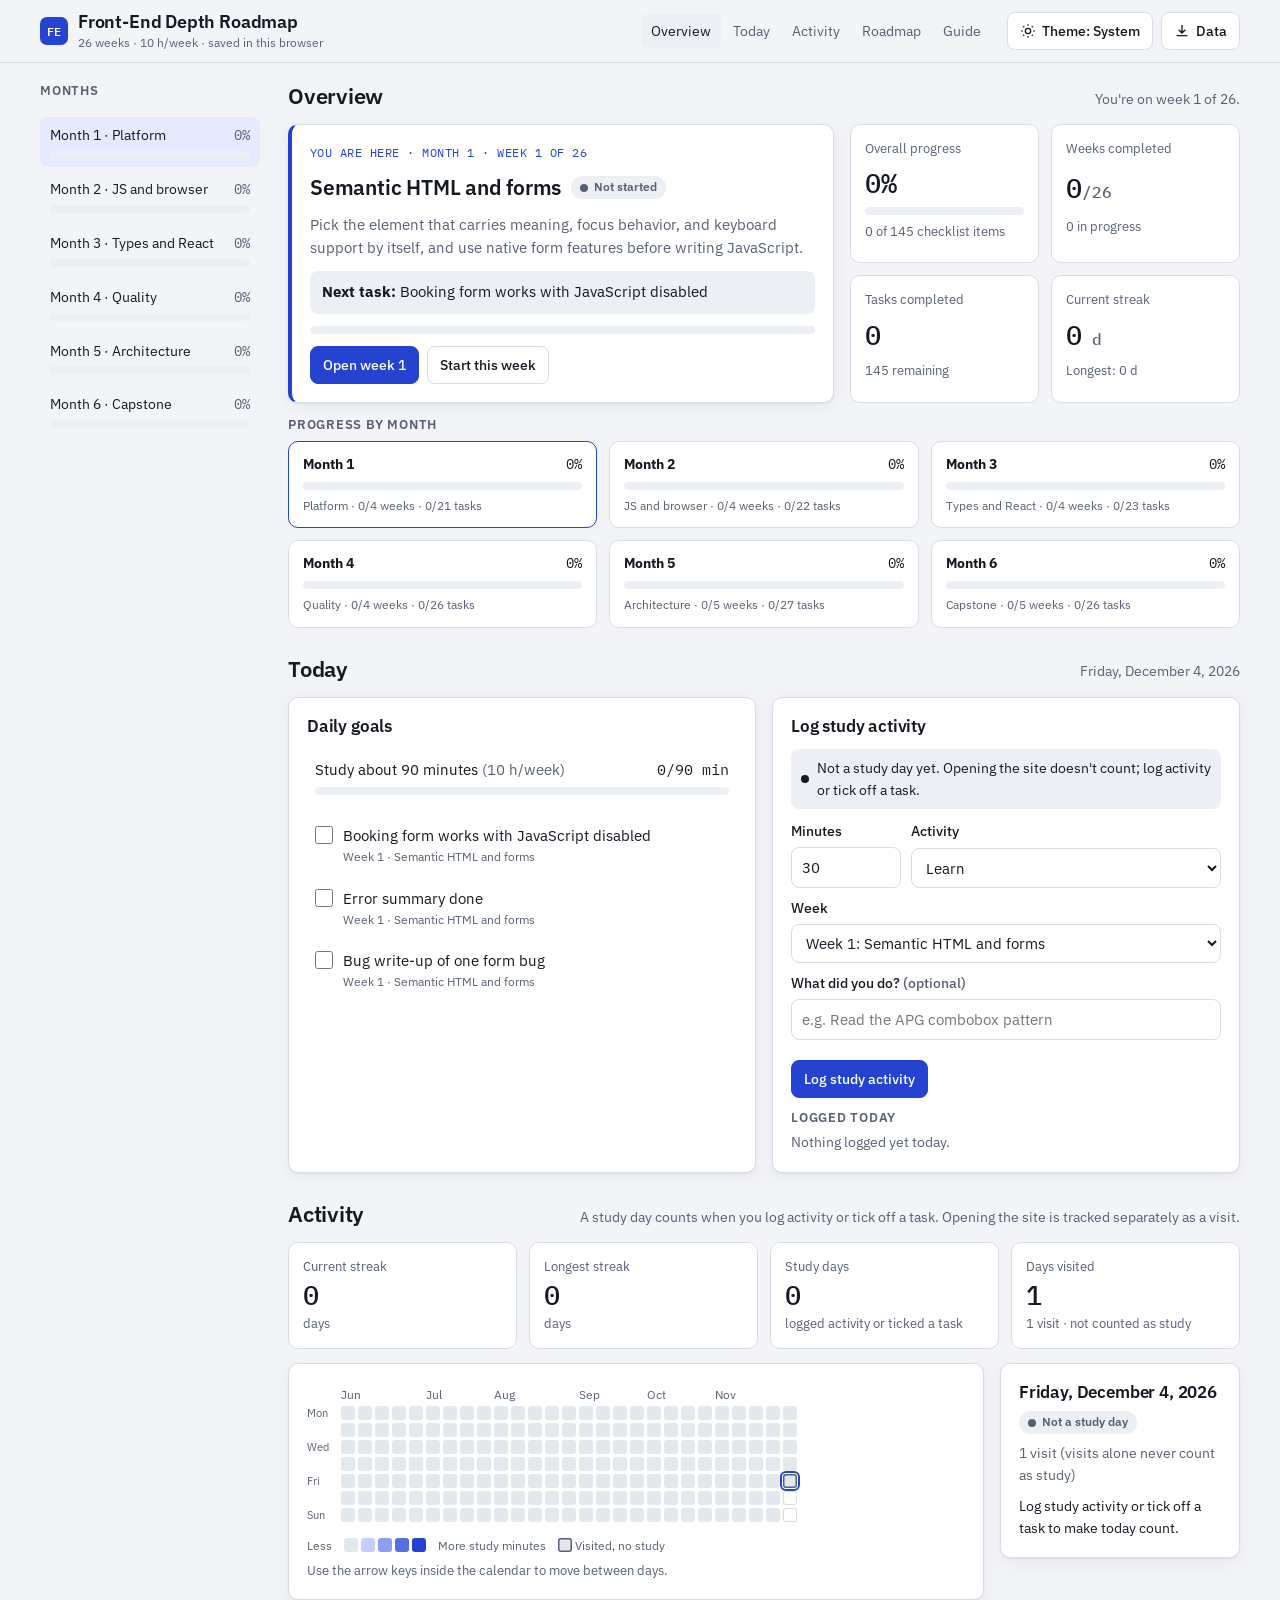
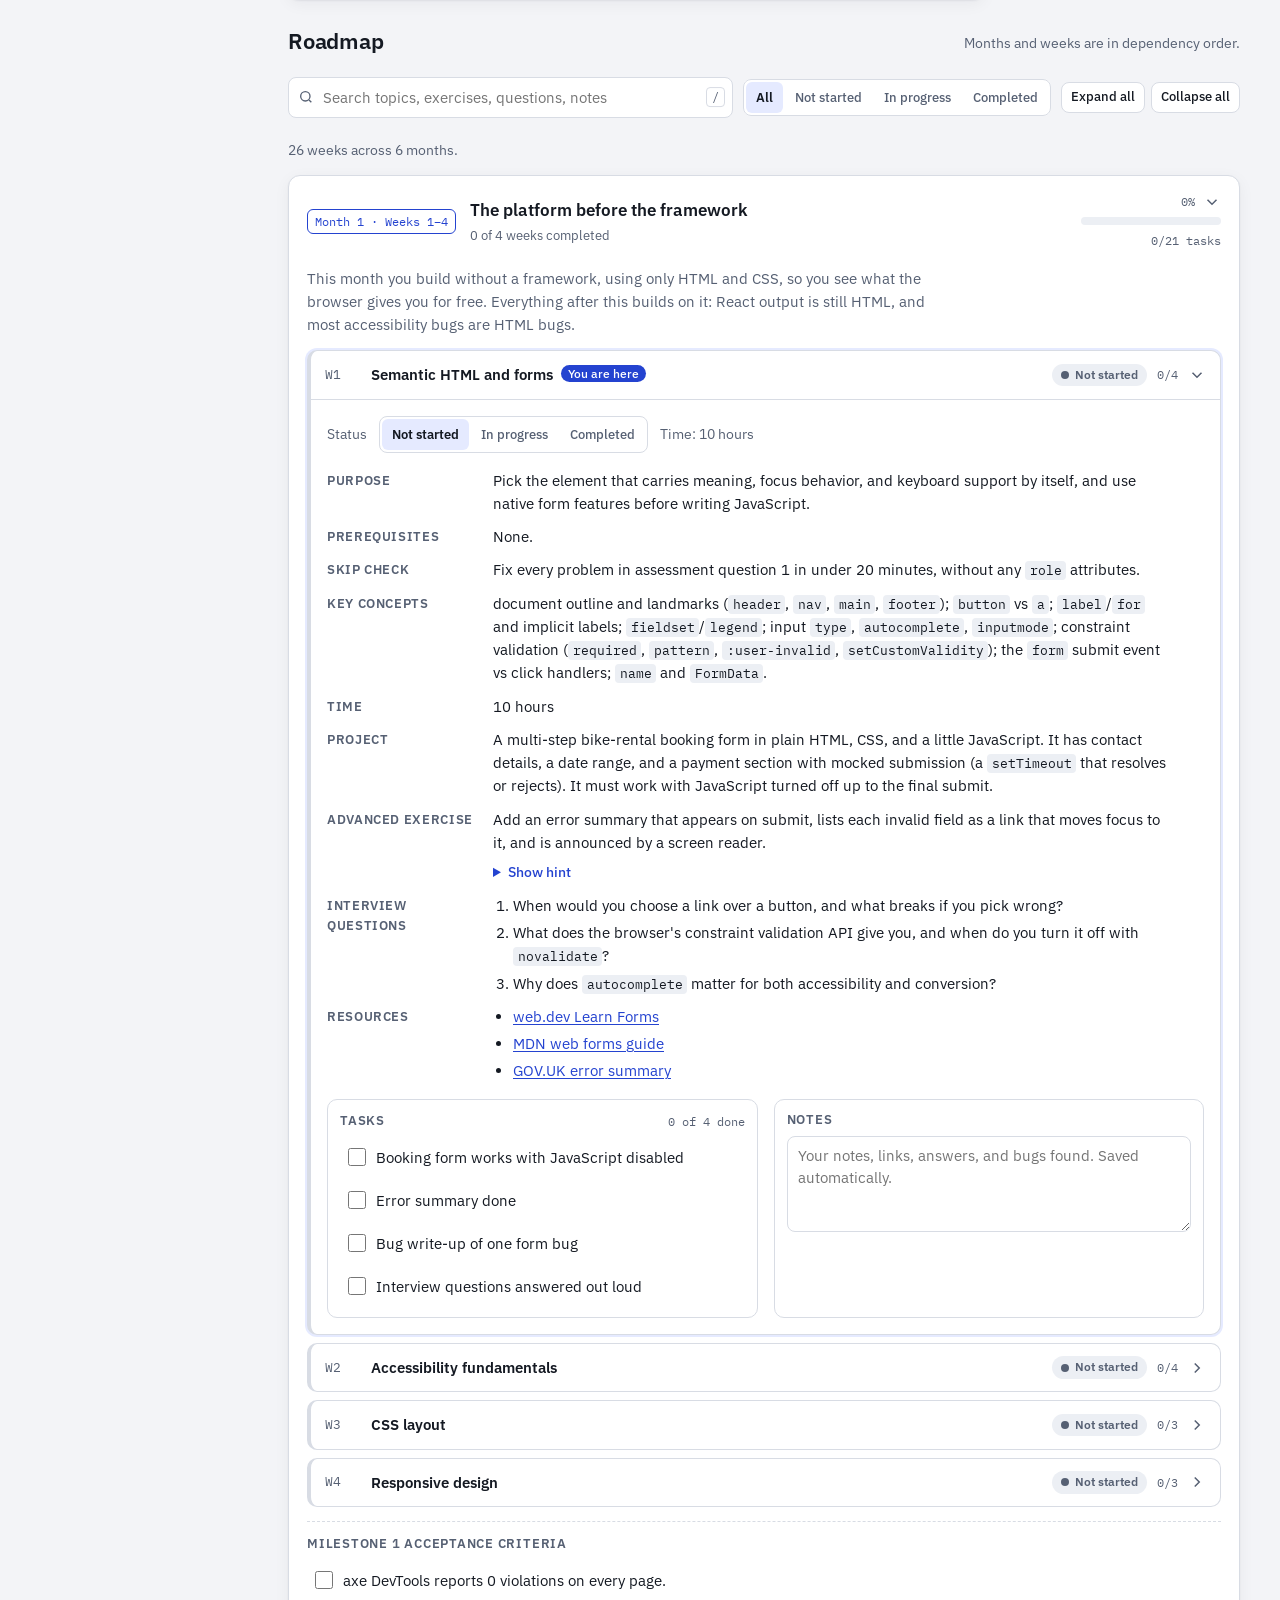
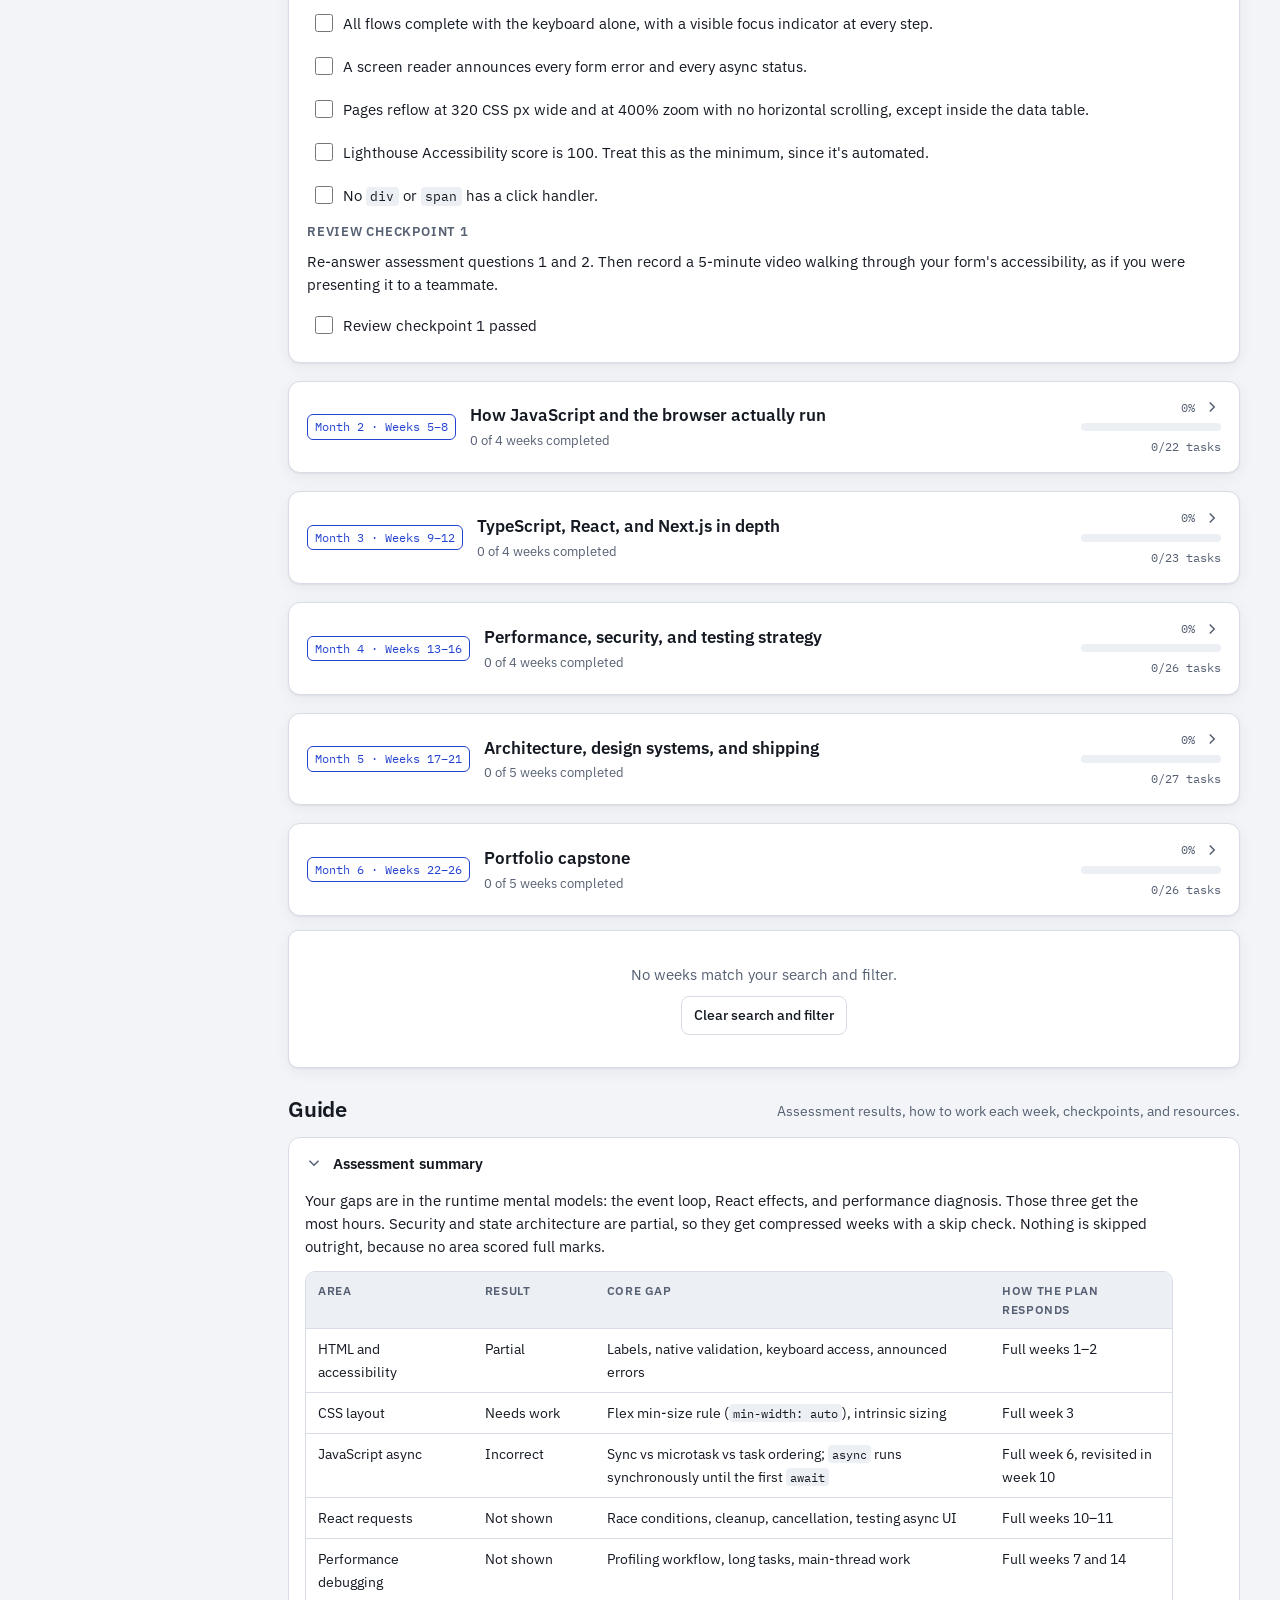
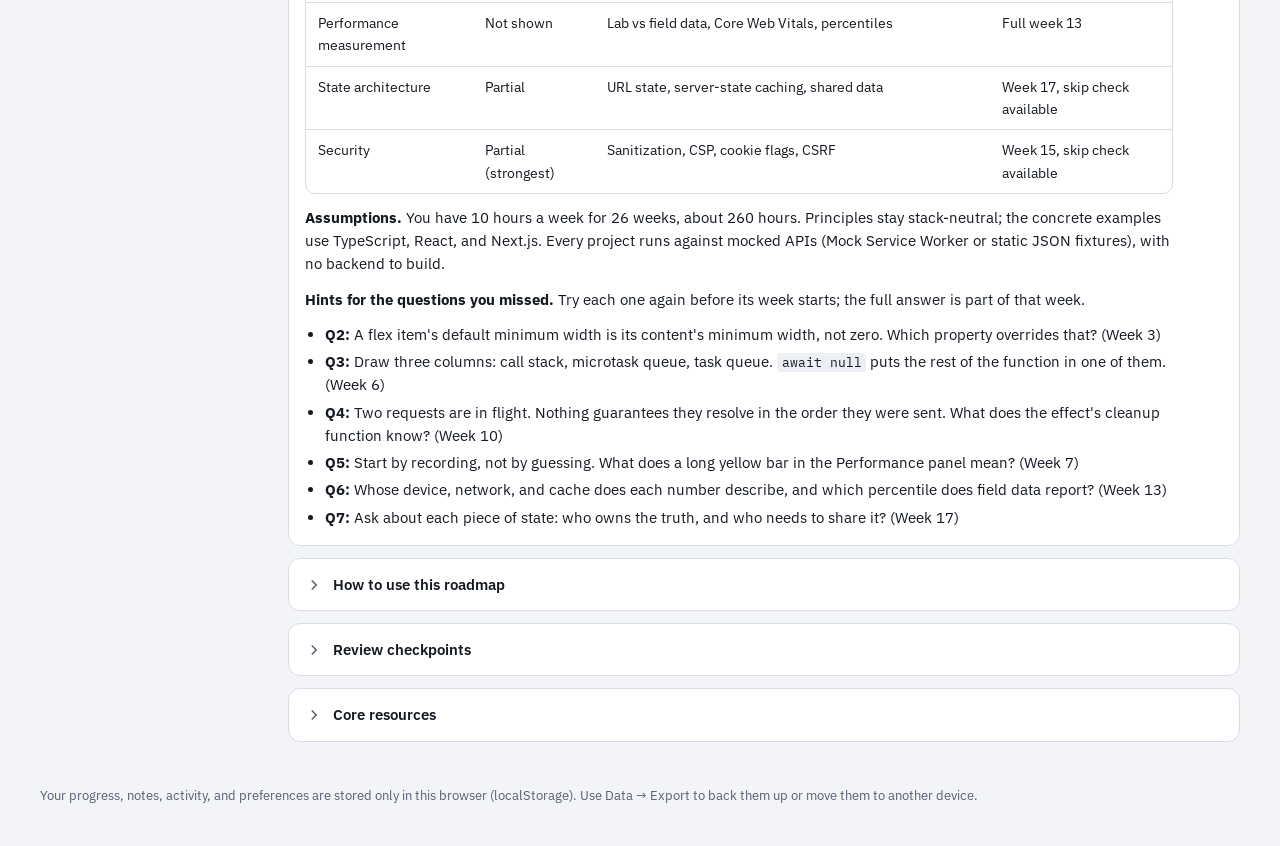
<file: fe-roadmap-tracker.html>
<!DOCTYPE html>
<html lang="en">
<head>
<meta charset="utf-8">
<meta name="viewport" content="width=device-width, initial-scale=1">
<title>FE Depth Roadmap Tracker</title>
<meta name="description" content="Track a six-month front-end engineering roadmap: progress, study streaks, notes, and exercises. Data stays in this browser.">
<link rel="preconnect" href="https://fonts.googleapis.com">
<link rel="preconnect" href="https://fonts.gstatic.com" crossorigin>
<link rel="stylesheet" href="https://fonts.googleapis.com/css2?family=IBM+Plex+Mono:wght@400;500;600&family=IBM+Plex+Sans:wght@400;500;600;700&display=swap">
<style>
/* Layout idea: a calm engineering console. Summary first (position, progress, today), then the roadmap as a dependency-ordered stack of months and weeks. */
:root {
  --bg: #f3f4f7;
  --surface: #ffffff;
  --surface-2: #eceff4;
  --ink: #141922;
  --muted: #566073;
  --line: #d8dce4;
  --accent: #2443d0;
  --accent-ink: #ffffff;
  --accent-soft: #e5eaff;
  --good: #17734a;
  --good-soft: #def2e6;
  --warn: #965400;
  --warn-soft: #fbeed6;
  --danger: #b42318;
  --danger-soft: #fde7e5;
  --heat-0: #e3e7ee;
  --heat-1: #c3cdfb;
  --heat-2: #8c9ff1;
  --heat-3: #5570e4;
  --heat-4: #2443d0;
  --shadow: 0 1px 2px rgba(20, 25, 34, .06), 0 4px 16px rgba(20, 25, 34, .05);
  --font-body: "IBM Plex Sans", system-ui, -apple-system, "Segoe UI", Roboto, sans-serif;
  --font-mono: "IBM Plex Mono", ui-monospace, "SFMono-Regular", Menlo, Consolas, monospace;
  --radius: 10px;
  --speed: 180ms;
  color-scheme: light;
}
@media (prefers-color-scheme: dark) {
  :root:not([data-theme="light"]):not([data-mode="light"]) {
    --bg: #0e1117; --surface: #151a23; --surface-2: #1c2330; --ink: #e6eaf1; --muted: #9ba5b7; --line: #2a3242;
    --accent: #8fa3ff; --accent-ink: #0e1117; --accent-soft: #222b4d;
    --good: #62d39a; --good-soft: #15301f; --warn: #f0b358; --warn-soft: #382811; --danger: #ff8a80; --danger-soft: #3a1714;
    --heat-0: #1e2531; --heat-1: #283769; --heat-2: #3651b5; --heat-3: #5d78ea; --heat-4: #a3b3ff;
    --shadow: 0 1px 2px rgba(0,0,0,.4), 0 6px 20px rgba(0,0,0,.25);
    color-scheme: dark;
  }
}
:root[data-theme="dark"]:not([data-mode="light"]), :root[data-mode="dark"] {
  --bg: #0e1117; --surface: #151a23; --surface-2: #1c2330; --ink: #e6eaf1; --muted: #9ba5b7; --line: #2a3242;
  --accent: #8fa3ff; --accent-ink: #0e1117; --accent-soft: #222b4d;
  --good: #62d39a; --good-soft: #15301f; --warn: #f0b358; --warn-soft: #382811; --danger: #ff8a80; --danger-soft: #3a1714;
  --heat-0: #1e2531; --heat-1: #283769; --heat-2: #3651b5; --heat-3: #5d78ea; --heat-4: #a3b3ff;
  --shadow: 0 1px 2px rgba(0,0,0,.4), 0 6px 20px rgba(0,0,0,.25);
  color-scheme: dark;
}

* { box-sizing: border-box; }
html { scroll-behavior: smooth; scroll-padding-top: 80px; }
body {
  margin: 0; background: var(--bg); color: var(--ink);
  font-family: var(--font-body); font-size: 15px; line-height: 1.55;
  -webkit-font-smoothing: antialiased;
}
h1, h2, h3, h4 { line-height: 1.25; text-wrap: balance; margin: 0; letter-spacing: -0.01em; }
h1 { font-size: 1.15rem; font-weight: 600; }
h2 { font-size: 1.35rem; font-weight: 600; }
h3 { font-size: 1.05rem; font-weight: 600; }
h4 { font-size: .8rem; font-weight: 600; text-transform: uppercase; letter-spacing: .06em; color: var(--muted); }
p { margin: 0; }
a { color: var(--accent); text-underline-offset: 2px; }
code { font-family: var(--font-mono); font-size: .86em; background: var(--surface-2); padding: .08em .35em; border-radius: 4px; overflow-wrap: anywhere; }
.num, .mono { font-family: var(--font-mono); font-variant-numeric: tabular-nums; }
.muted { color: var(--muted); }
.sr-only { position: absolute; width: 1px; height: 1px; padding: 0; margin: -1px; overflow: hidden; clip: rect(0 0 0 0); white-space: nowrap; border: 0; }
:focus-visible { outline: 2px solid var(--accent); outline-offset: 2px; border-radius: 4px; }

.skip-link { position: absolute; left: 12px; top: -48px; background: var(--accent); color: var(--accent-ink); padding: 8px 12px; border-radius: 6px; z-index: 100; text-decoration: none; }
.skip-link:focus { top: 8px; }

/* Header */
.topbar {
  position: sticky; top: 0; z-index: 20;
  background: color-mix(in srgb, var(--bg) 88%, transparent);
  backdrop-filter: blur(8px);
  border-bottom: 1px solid var(--line);
}
.topbar-inner { max-width: 1240px; margin: 0 auto; padding: 10px 20px; display: flex; align-items: center; gap: 16px; flex-wrap: wrap; }
.brand { display: flex; align-items: center; gap: 10px; min-width: 0; }
.brand-mark { width: 28px; height: 28px; border-radius: 7px; background: var(--accent); color: var(--accent-ink); display: grid; place-items: center; font-family: var(--font-mono); font-weight: 600; font-size: 12px; flex: none; }
.brand small { display: block; color: var(--muted); font-size: .78rem; }
.topnav { display: flex; gap: 2px; margin-left: auto; flex-wrap: wrap; }
.topnav a { color: var(--muted); text-decoration: none; padding: 6px 10px; border-radius: 6px; font-size: .9rem; }
.topnav a:hover { color: var(--ink); background: var(--surface-2); }
.topnav a[aria-current="true"] { color: var(--ink); background: var(--surface-2); }
.top-actions { display: flex; gap: 8px; }

/* Buttons and inputs */
.btn {
  font: inherit; font-size: .9rem; font-weight: 500; cursor: pointer;
  border: 1px solid var(--line); background: var(--surface); color: var(--ink);
  padding: 7px 12px; border-radius: 8px; display: inline-flex; align-items: center; gap: 6px;
  transition: background var(--speed), border-color var(--speed), transform var(--speed);
}
.btn:hover { border-color: var(--muted); }
.btn:active { transform: translateY(1px); }
.btn.primary { background: var(--accent); color: var(--accent-ink); border-color: var(--accent); }
.btn.primary:hover { filter: brightness(1.08); }
.btn.danger { background: var(--danger); color: #fff; border-color: var(--danger); }
.btn.ghost { background: transparent; border-color: transparent; color: var(--muted); }
.btn.ghost:hover { background: var(--surface-2); color: var(--ink); }
.btn.small { padding: 4px 9px; font-size: .82rem; }
.btn svg { width: 16px; height: 16px; flex: none; }
input[type="text"], input[type="search"], input[type="number"], select, textarea {
  font: inherit; color: var(--ink); background: var(--surface); border: 1px solid var(--line);
  border-radius: 8px; padding: 8px 10px; width: 100%;
}
input:focus-visible, select:focus-visible, textarea:focus-visible { outline: 2px solid var(--accent); outline-offset: 0; border-color: var(--accent); }
textarea { resize: vertical; min-height: 96px; line-height: 1.5; }
label { font-weight: 500; font-size: .88rem; }

/* Page layout */
.page { max-width: 1240px; margin: 0 auto; padding: 20px; display: grid; grid-template-columns: 220px minmax(0, 1fr); gap: 28px; }
.sidebar { position: sticky; top: 76px; align-self: start; display: grid; gap: 14px; }
.sidebar h4 { margin-bottom: 4px; }
.side-months { list-style: none; padding: 0; margin: 0; display: grid; gap: 4px; }
.side-months a { display: grid; gap: 4px; padding: 8px 10px; border-radius: 8px; text-decoration: none; color: var(--ink); font-size: .88rem; }
.side-months a:hover { background: var(--surface-2); }
.side-months a.is-current { background: var(--accent-soft); }
.side-months .row { display: flex; justify-content: space-between; gap: 8px; }
main { min-width: 0; display: grid; gap: 28px; }
section.block { display: grid; gap: 14px; }
.block-head { display: flex; align-items: end; justify-content: space-between; gap: 12px; flex-wrap: wrap; }
.block-head p { color: var(--muted); font-size: .9rem; }

.card { background: var(--surface); border: 1px solid var(--line); border-radius: var(--radius); padding: 18px; box-shadow: var(--shadow); }
.banner { border-radius: var(--radius); padding: 12px 14px; display: flex; gap: 12px; align-items: start; justify-content: space-between; border: 1px solid var(--warn); background: var(--warn-soft); }
.banner.error { border-color: var(--danger); background: var(--danger-soft); }
.banner[hidden] { display: none; }

/* Overview */
.overview-grid { display: grid; grid-template-columns: minmax(0, 1.4fr) minmax(0, 1fr); gap: 16px; }
.position { display: grid; gap: 12px; border-left: 4px solid var(--accent); }
.position .eyebrow { font-family: var(--font-mono); font-size: .78rem; color: var(--accent); letter-spacing: .04em; }
.position h3 { font-size: 1.3rem; }
.position .next { background: var(--surface-2); border-radius: 8px; padding: 10px 12px; font-size: .92rem; }
.position .actions { display: flex; gap: 8px; flex-wrap: wrap; }
.stats { display: grid; grid-template-columns: repeat(2, minmax(0, 1fr)); gap: 12px; }
.stats.four { grid-template-columns: repeat(4, minmax(0, 1fr)); }
.stat { background: var(--surface); border: 1px solid var(--line); border-radius: var(--radius); padding: 14px; display: grid; gap: 2px; }
.stat .label { font-size: .8rem; color: var(--muted); }
.stat .value { font-family: var(--font-mono); font-size: 1.7rem; font-weight: 500; font-variant-numeric: tabular-nums; line-height: 1.2; }
.stat .sub { font-size: .8rem; color: var(--muted); }

.bar { height: 8px; background: var(--surface-2); border-radius: 99px; overflow: hidden; }
.bar > span { display: block; height: 100%; width: 0; background: var(--accent); border-radius: 99px; transition: width 500ms ease; }
.bar.good > span { background: var(--good); }
.month-progress { display: grid; grid-template-columns: repeat(3, minmax(0, 1fr)); gap: 12px; }
.mp { display: grid; gap: 6px; padding: 12px 14px; border: 1px solid var(--line); border-radius: var(--radius); background: var(--surface); text-decoration: none; color: inherit; }
.mp:hover { border-color: var(--muted); }
.mp .row { display: flex; justify-content: space-between; gap: 8px; font-size: .88rem; }
.mp .meta { font-size: .78rem; color: var(--muted); }
.mp.is-current { border-color: var(--accent); }

/* Today */
.today-grid { display: grid; grid-template-columns: minmax(0, 1fr) minmax(0, 1fr); gap: 16px; }
.goal-list, .check-list { list-style: none; padding: 0; margin: 0; display: grid; gap: 6px; }
.check { display: flex; gap: 10px; align-items: flex-start; padding: 7px 8px; border-radius: 8px; transition: background var(--speed); }
.check:hover { background: var(--surface-2); }
.check input[type="checkbox"] { width: 18px; height: 18px; margin: 2px 0 0; accent-color: var(--accent); flex: none; cursor: pointer; }
.check label { font-weight: 400; font-size: .93rem; cursor: pointer; }
.check.done label { color: var(--muted); text-decoration: line-through; text-decoration-color: color-mix(in srgb, var(--muted) 60%, transparent); }
.check .ctx { display: block; font-size: .78rem; color: var(--muted); text-decoration: none; }
.minutes-goal { display: grid; gap: 6px; padding: 10px 8px; }
.minutes-goal .row { display: flex; justify-content: space-between; font-size: .92rem; }
.log-form { display: grid; gap: 10px; }
.log-form .fields { display: grid; grid-template-columns: 110px minmax(0, 1fr); gap: 10px; }
.field { display: grid; gap: 4px; }
.field .hint { font-size: .78rem; color: var(--muted); }
.field .err { font-size: .8rem; color: var(--danger); }
.day-status { display: flex; gap: 8px; align-items: center; font-size: .9rem; padding: 8px 10px; border-radius: 8px; background: var(--surface-2); }
.day-status.counted { background: var(--good-soft); color: var(--good); }
.dot { width: 8px; height: 8px; border-radius: 50%; background: currentColor; flex: none; }
.log-list { list-style: none; margin: 0; padding: 0; display: grid; gap: 6px; }
.log-list li { display: flex; gap: 10px; align-items: center; justify-content: space-between; font-size: .88rem; padding: 6px 8px; border: 1px solid var(--line); border-radius: 8px; }
.log-list .what { min-width: 0; overflow-wrap: anywhere; }

/* Activity */
.activity-wrap { display: grid; grid-template-columns: minmax(0, 1fr) 240px; gap: 16px; align-items: start; }
.heat-scroll { overflow-x: auto; padding-bottom: 4px; }
.heat { display: inline-grid; gap: 4px; }
.heat-months { display: grid; grid-auto-flow: column; grid-auto-columns: 14px; gap: 3px; margin-left: 34px; font-size: .72rem; color: var(--muted); height: 16px; }
.heat-months span { white-space: nowrap; }
.heat-body { display: flex; gap: 6px; }
.heat-days { display: grid; grid-template-rows: repeat(7, 14px); gap: 3px; font-size: .7rem; color: var(--muted); width: 28px; }
.heat-days span { line-height: 14px; }
.heat-grid { display: grid; grid-template-rows: repeat(7, 14px); grid-auto-flow: column; grid-auto-columns: 14px; gap: 3px; }
.heat-grid [role="row"] { display: contents; }
.cell { width: 14px; height: 14px; border-radius: 3px; background: var(--heat-0); cursor: pointer; transition: transform var(--speed); }
.cell:hover { transform: scale(1.25); }
.cell[data-level="1"] { background: var(--heat-1); }
.cell[data-level="2"] { background: var(--heat-2); }
.cell[data-level="3"] { background: var(--heat-3); }
.cell[data-level="4"] { background: var(--heat-4); }
.cell.visited { box-shadow: inset 0 0 0 1.5px var(--muted); }
.cell.today { outline: 2px solid var(--ink); outline-offset: 1px; }
.cell.future { background: transparent; box-shadow: inset 0 0 0 1px var(--line); cursor: default; }
.cell.future:hover { transform: none; }
.cell.selected { outline: 2px solid var(--accent); outline-offset: 1px; }
.cell:focus-visible { outline: 2px solid var(--accent); outline-offset: 2px; }
.legend { display: flex; flex-wrap: wrap; gap: 12px; align-items: center; font-size: .78rem; color: var(--muted); margin-top: 10px; }
.legend .sw { display: inline-flex; gap: 3px; align-items: center; }
.legend .cell { cursor: default; display: inline-block; }
.legend .cell:hover { transform: none; }
.day-detail { display: grid; gap: 8px; font-size: .9rem; }
.day-detail ul { margin: 0; padding-left: 18px; }

/* Roadmap toolbar */
.toolbar { display: grid; grid-template-columns: minmax(0, 1fr) auto auto; gap: 10px; align-items: center; position: sticky; top: 62px; z-index: 10; background: var(--bg); padding: 8px 0; }
.search { position: relative; }
.search svg { position: absolute; left: 10px; top: 50%; transform: translateY(-50%); width: 16px; height: 16px; color: var(--muted); pointer-events: none; }
.search input { padding-left: 34px; }
.search kbd { position: absolute; right: 8px; top: 50%; transform: translateY(-50%); font-family: var(--font-mono); font-size: .72rem; color: var(--muted); border: 1px solid var(--line); border-radius: 4px; padding: 0 5px; }
.segmented { display: inline-flex; border: 1px solid var(--line); border-radius: 8px; background: var(--surface); padding: 2px; gap: 2px; flex-wrap: wrap; }
.segmented label { position: relative; font-size: .84rem; padding: 5px 10px; border-radius: 6px; cursor: pointer; color: var(--muted); white-space: nowrap; }
.segmented input { position: absolute; opacity: 0; inset: 0; margin: 0; cursor: pointer; }
.segmented label:has(input:checked) { background: var(--accent-soft); color: var(--ink); font-weight: 600; }
.segmented label:has(input:focus-visible) { outline: 2px solid var(--accent); outline-offset: 1px; }
.result-line { font-size: .85rem; color: var(--muted); }
.empty { text-align: center; padding: 32px; color: var(--muted); display: grid; gap: 10px; justify-items: center; }

/* Months and topics */
.months { display: grid; gap: 18px; }
details.month { background: var(--surface); border: 1px solid var(--line); border-radius: 12px; box-shadow: var(--shadow); }
details.month > summary { list-style: none; cursor: pointer; padding: 16px 18px; display: grid; grid-template-columns: auto minmax(0, 1fr) auto; gap: 14px; align-items: center; border-radius: 12px; }
details.month > summary::-webkit-details-marker, details.topic > summary::-webkit-details-marker { display: none; }
.month-num { font-family: var(--font-mono); font-size: .78rem; color: var(--accent); border: 1px solid var(--accent); border-radius: 6px; padding: 2px 7px; white-space: nowrap; }
.month-title { display: grid; gap: 2px; min-width: 0; }
.month-title .meta { font-size: .82rem; color: var(--muted); }
.month-side { display: grid; gap: 6px; justify-items: end; min-width: 140px; }
.month-side .bar { width: 140px; }
.month-side .meta { font-size: .78rem; color: var(--muted); font-family: var(--font-mono); }
.chev { width: 18px; height: 18px; color: var(--muted); transition: transform var(--speed); flex: none; }
details[open] > summary .chev { transform: rotate(90deg); }
.month-body { padding: 0 18px 18px; display: grid; gap: 14px; }
details[open] > .month-body, details[open] > .topic-body { animation: reveal 220ms ease-out; }
@keyframes reveal { from { opacity: 0; transform: translateY(-4px); } to { opacity: 1; transform: none; } }
.month-intro { color: var(--muted); max-width: 72ch; }
.topics { display: grid; gap: 8px; }
details.topic { border: 1px solid var(--line); border-radius: 10px; background: var(--surface); border-left: 4px solid var(--line); }
details.topic[data-status="in-progress"] { border-left-color: var(--warn); }
details.topic[data-status="completed"] { border-left-color: var(--good); }
details.topic.is-current { box-shadow: 0 0 0 2px var(--accent-soft); }
details.topic > summary { list-style: none; cursor: pointer; padding: 12px 14px; display: grid; grid-template-columns: auto minmax(0, 1fr) auto; gap: 12px; align-items: center; border-radius: 10px; }
.wk { font-family: var(--font-mono); font-size: .8rem; color: var(--muted); min-width: 34px; }
.topic-title { font-weight: 600; min-width: 0; }
.topic-title .gap-tag { margin-left: 8px; font-weight: 500; font-size: .72rem; color: var(--accent); border: 1px solid var(--accent); border-radius: 99px; padding: 0 7px; white-space: nowrap; vertical-align: 2px; }
.topic-title .here-tag { margin-left: 8px; font-weight: 500; font-size: .72rem; color: var(--accent-ink); background: var(--accent); border-radius: 99px; padding: 1px 7px; white-space: nowrap; vertical-align: 2px; }
.topic-meta { display: flex; gap: 10px; align-items: center; justify-content: end; }
.pill { font-size: .75rem; font-weight: 600; border-radius: 99px; padding: 2px 9px; white-space: nowrap; display: inline-flex; align-items: center; gap: 6px; }
.pill.not-started { background: var(--surface-2); color: var(--muted); }
.pill.in-progress { background: var(--warn-soft); color: var(--warn); }
.pill.completed { background: var(--good-soft); color: var(--good); }
.count { font-family: var(--font-mono); font-size: .78rem; color: var(--muted); white-space: nowrap; }
.topic-body { padding: 4px 16px 16px 16px; display: grid; gap: 16px; border-top: 1px solid var(--line); }
.status-row { display: flex; gap: 12px; align-items: center; flex-wrap: wrap; padding-top: 12px; }
.status-row .label { font-size: .85rem; color: var(--muted); }
.facts { display: grid; grid-template-columns: 150px minmax(0, 1fr); gap: 10px 16px; margin: 0; }
.facts dt { font-size: .8rem; font-weight: 600; color: var(--muted); text-transform: uppercase; letter-spacing: .05em; padding-top: 2px; }
.facts dd { margin: 0; max-width: 75ch; }
.facts ol, .facts ul { margin: 0; padding-left: 20px; display: grid; gap: 4px; }
.hint-box { margin-top: 8px; }
.hint-box summary { cursor: pointer; color: var(--accent); font-size: .88rem; font-weight: 500; width: fit-content; }
.hint-box p { margin-top: 6px; padding: 8px 10px; background: var(--accent-soft); border-radius: 8px; font-size: .92rem; }
.split { display: grid; grid-template-columns: minmax(0, 1fr) minmax(0, 1fr); gap: 16px; }
.subcard { border: 1px solid var(--line); border-radius: 10px; padding: 12px; display: grid; gap: 8px; align-content: start; }
.subcard .row { display: flex; justify-content: space-between; align-items: center; gap: 8px; flex-wrap: wrap; }
.note-status { font-size: .78rem; color: var(--muted); min-height: 1.2em; }
.all-done { display: flex; gap: 10px; align-items: center; justify-content: space-between; flex-wrap: wrap; padding: 8px 10px; background: var(--good-soft); color: var(--good); border-radius: 8px; font-size: .88rem; }
.all-done[hidden] { display: none; }
.milestone { border-top: 1px dashed var(--line); padding-top: 14px; display: grid; gap: 10px; }

/* Tables */
.table-wrap { overflow-x: auto; border: 1px solid var(--line); border-radius: 10px; }
table { border-collapse: collapse; width: 100%; font-size: .9rem; }
th, td { text-align: left; padding: 9px 12px; border-bottom: 1px solid var(--line); vertical-align: top; }
th { font-size: .78rem; text-transform: uppercase; letter-spacing: .05em; color: var(--muted); background: var(--surface-2); font-weight: 600; }
tr:last-child td { border-bottom: 0; }

/* Guide */
.guide { display: grid; gap: 12px; }
.guide details.gsec { background: var(--surface); border: 1px solid var(--line); border-radius: 12px; }
.guide details.gsec > summary { cursor: pointer; padding: 14px 16px; display: flex; align-items: center; gap: 10px; list-style: none; font-weight: 600; }
.guide details.gsec > summary::-webkit-details-marker { display: none; }
.gbody { padding: 0 16px 16px; display: grid; gap: 12px; max-width: 900px; }
.gbody ul, .gbody ol { margin: 0; padding-left: 20px; display: grid; gap: 4px; }

/* Dialogs */
dialog { border: 1px solid var(--line); border-radius: 14px; padding: 0; background: var(--surface); color: var(--ink); width: min(560px, calc(100vw - 32px)); box-shadow: 0 20px 60px rgba(0,0,0,.3); }
dialog::backdrop { background: rgba(10, 13, 20, .5); }
dialog[open] { animation: pop 180ms ease-out; }
@keyframes pop { from { opacity: 0; transform: translateY(8px) scale(.98); } to { opacity: 1; transform: none; } }
.dlg { padding: 20px; display: grid; gap: 16px; }
.dlg-head { display: flex; justify-content: space-between; align-items: center; gap: 12px; }
.dlg section { display: grid; gap: 8px; padding-top: 14px; border-top: 1px solid var(--line); }
.dlg .row { display: flex; gap: 8px; flex-wrap: wrap; align-items: center; }
.dlg textarea { min-height: 120px; font-family: var(--font-mono); font-size: .8rem; }
.msg { font-size: .85rem; }
.msg.ok { color: var(--good); }
.msg.bad { color: var(--danger); }

/* Toast */
.toasts { position: fixed; bottom: 16px; right: 16px; display: grid; gap: 8px; z-index: 50; max-width: min(380px, calc(100vw - 32px)); }
.toast { background: var(--ink); color: var(--bg); padding: 10px 14px; border-radius: 10px; font-size: .9rem; box-shadow: var(--shadow); animation: pop 180ms ease-out; }

footer { max-width: 1240px; margin: 0 auto; padding: 24px 20px 40px; color: var(--muted); font-size: .82rem; }

/* Responsive */
@media (max-width: 1020px) {
  .page { grid-template-columns: minmax(0, 1fr); }
  .sidebar { display: none; }
  .overview-grid, .today-grid { grid-template-columns: minmax(0, 1fr); }
  .activity-wrap { grid-template-columns: minmax(0, 1fr); }
}
@media (max-width: 720px) {
  .top-actions { margin-left: auto; }
  .topnav { order: 3; width: 100%; margin-left: 0; flex-wrap: nowrap; overflow-x: auto; }
  .stats.four { grid-template-columns: repeat(2, minmax(0, 1fr)); }
  .month-progress { grid-template-columns: repeat(2, minmax(0, 1fr)); }
  .toolbar { grid-template-columns: minmax(0, 1fr); position: static; }
  .split { grid-template-columns: minmax(0, 1fr); }
  .facts { grid-template-columns: minmax(0, 1fr); gap: 2px; }
  .facts dd { margin-bottom: 10px; }
  details.month > summary { grid-template-columns: auto minmax(0, 1fr); }
  .month-side { grid-column: 1 / -1; justify-items: start; }
  details.topic > summary { grid-template-columns: auto minmax(0, 1fr); }
  .topic-meta { grid-column: 2; justify-content: start; }
  .topic-meta .chev { display: none; }
  .page { padding: 16px; }
}
@media (max-width: 420px) {
  .month-progress { grid-template-columns: minmax(0, 1fr); }
  .stat .value { font-size: 1.4rem; }
  .log-form .fields { grid-template-columns: minmax(0, 1fr); }
  .top-actions .btn .lbl { display: none; }
}
@media (prefers-reduced-motion: reduce) {
  *, *::before, *::after { animation-duration: 1ms !important; animation-iteration-count: 1 !important; transition-duration: 1ms !important; scroll-behavior: auto !important; }
}

</style>
</head>
<body>
<a class="skip-link" href="#roadmap">Skip to roadmap</a>

<header class="topbar">
  <div class="topbar-inner">
    <div class="brand">
      <div class="brand-mark" aria-hidden="true">FE</div>
      <div>
        <h1>Front-End Depth Roadmap</h1>
        <small>26 weeks · 10 h/week · saved in this browser</small>
      </div>
    </div>
    <nav class="topnav" aria-label="Sections">
      <a href="#overview">Overview</a>
      <a href="#today">Today</a>
      <a href="#activity">Activity</a>
      <a href="#roadmap">Roadmap</a>
      <a href="#guide">Guide</a>
    </nav>
    <div class="top-actions">
      <button class="btn" id="themeBtn" type="button" aria-describedby="themeDesc">
        <svg viewBox="0 0 24 24" fill="none" stroke="currentColor" stroke-width="2" aria-hidden="true"><circle cx="12" cy="12" r="4"/><path d="M12 2v2M12 20v2M4.9 4.9l1.4 1.4M17.7 17.7l1.4 1.4M2 12h2M20 12h2M4.9 19.1l1.4-1.4M17.7 6.3l1.4-1.4"/></svg>
        <span class="lbl" id="themeLabel">Theme: System</span>
      </button>
      <span class="sr-only" id="themeDesc">Switches between system, light, and dark themes</span>
      <button class="btn" id="dataBtn" type="button" aria-haspopup="dialog" aria-label="Data: export, import, or reset">
        <svg viewBox="0 0 24 24" fill="none" stroke="currentColor" stroke-width="2" aria-hidden="true"><path d="M12 3v12M7 10l5 5 5-5M4 19h16"/></svg>
        <span class="lbl">Data</span>
      </button>
    </div>
  </div>
</header>

<div class="page">
  <aside class="sidebar" aria-label="Months">
    <h4>Months</h4>
    <ul class="side-months" id="sideMonths"></ul>
  </aside>

  <main id="main">
    <div class="banner" id="storageBanner" role="alert" hidden>
      <p id="storageBannerText"></p>
      <button class="btn small" type="button" id="storageBannerClose">Dismiss</button>
    </div>

    <section class="block" id="overview" aria-labelledby="overviewH">
      <div class="block-head">
        <h2 id="overviewH">Overview</h2>
        <p id="overviewSub"></p>
      </div>
      <div class="overview-grid">
        <div class="card position" id="positionCard"></div>
        <div class="stats" id="stats"></div>
      </div>
      <div>
        <h4 style="margin-bottom:8px">Progress by month</h4>
        <div class="month-progress" id="monthProgress"></div>
      </div>
    </section>

    <section class="block" id="today" aria-labelledby="todayH">
      <div class="block-head">
        <h2 id="todayH">Today</h2>
        <p id="todayDate"></p>
      </div>
      <div class="today-grid">
        <div class="card" style="display:grid;gap:12px;align-content:start">
          <h3>Daily goals</h3>
          <div class="minutes-goal" id="minutesGoal"></div>
          <ul class="goal-list" id="goalList"></ul>
        </div>
        <div class="card" style="display:grid;gap:12px;align-content:start">
          <h3>Log study activity</h3>
          <div class="day-status" id="dayStatus" role="status"></div>
          <form class="log-form" id="logForm" novalidate>
            <div class="fields">
              <div class="field">
                <label for="logMinutes">Minutes</label>
                <input type="number" id="logMinutes" name="minutes" min="1" max="600" step="1" value="30" inputmode="numeric" required aria-describedby="logMinutesErr">
              </div>
              <div class="field">
                <label for="logKind">Activity</label>
                <select id="logKind" name="kind">
                  <option>Learn</option>
                  <option>Build</option>
                  <option>Advanced exercise</option>
                  <option>Write</option>
                  <option>Review</option>
                  <option>Other</option>
                </select>
              </div>
            </div>
            <div class="field">
              <label for="logTopic">Week</label>
              <select id="logTopic" name="topic"></select>
            </div>
            <div class="field">
              <label for="logNote">What did you do? <span class="muted">(optional)</span></label>
              <input type="text" id="logNote" name="note" maxlength="200" autocomplete="off" placeholder="e.g. Read the APG combobox pattern">
            </div>
            <p class="err msg bad" id="logMinutesErr" aria-live="polite"></p>
            <div><button class="btn primary" type="submit" id="logBtn">Log study activity</button></div>
          </form>
          <div>
            <h4 style="margin-bottom:6px">Logged today</h4>
            <ul class="log-list" id="todayLogs"></ul>
          </div>
        </div>
      </div>
    </section>

    <section class="block" id="activity" aria-labelledby="activityH">
      <div class="block-head">
        <h2 id="activityH">Activity</h2>
        <p>A study day counts when you log activity or tick off a task. Opening the site is tracked separately as a visit.</p>
      </div>
      <div class="stats four" id="streakStats"></div>
      <div class="activity-wrap">
        <div class="card">
          <div class="heat-scroll">
            <div class="heat" id="heat"></div>
          </div>
          <div class="legend" aria-hidden="true">
            <span>Less</span>
            <span class="sw"><span class="cell" data-level="0"></span><span class="cell" data-level="1"></span><span class="cell" data-level="2"></span><span class="cell" data-level="3"></span><span class="cell" data-level="4"></span></span>
            <span>More study minutes</span>
            <span class="sw"><span class="cell visited"></span> Visited, no study</span>
          </div>
          <p class="muted" style="font-size:.8rem;margin-top:6px">Use the arrow keys inside the calendar to move between days.</p>
        </div>
        <div class="card day-detail" id="dayDetail" aria-live="polite"></div>
      </div>
    </section>

    <section class="block" id="roadmap" aria-labelledby="roadmapH">
      <div class="block-head">
        <h2 id="roadmapH">Roadmap</h2>
        <p>Months and weeks are in dependency order.</p>
      </div>
      <div class="toolbar" role="search">
        <div class="search">
          <svg viewBox="0 0 24 24" fill="none" stroke="currentColor" stroke-width="2" aria-hidden="true"><circle cx="11" cy="11" r="7"/><path d="m20 20-3.5-3.5"/></svg>
          <label class="sr-only" for="search">Search topics, exercises, questions, and notes</label>
          <input type="search" id="search" placeholder="Search topics, exercises, questions, notes" autocomplete="off">
          <kbd aria-hidden="true">/</kbd>
        </div>
        <fieldset class="segmented" id="filterGroup" style="margin:0">
          <legend class="sr-only">Filter by status</legend>
          <label><input type="radio" name="filter" value="all" checked> All</label>
          <label><input type="radio" name="filter" value="not-started"> Not started</label>
          <label><input type="radio" name="filter" value="in-progress"> In progress</label>
          <label><input type="radio" name="filter" value="completed"> Completed</label>
        </fieldset>
        <div style="display:flex;gap:6px">
          <button class="btn small" type="button" id="expandAll">Expand all</button>
          <button class="btn small" type="button" id="collapseAll">Collapse all</button>
        </div>
      </div>
      <p class="result-line" id="resultLine" role="status" aria-live="polite"></p>
      <div class="months" id="months"></div>
      <div class="empty card" id="emptyState" hidden>
        <p>No weeks match your search and filter.</p>
        <button class="btn" type="button" id="clearFilters">Clear search and filter</button>
      </div>
    </section>

    <section class="block" id="guide" aria-labelledby="guideH">
      <div class="block-head">
        <h2 id="guideH">Guide</h2>
        <p>Assessment results, how to work each week, checkpoints, and resources.</p>
      </div>
      <div class="guide" id="guideBody"></div>
    </section>
  </main>
</div>

<footer>
  <p>Your progress, notes, activity, and preferences are stored only in this browser (localStorage). Use Data → Export to back them up or move them to another device.</p>
</footer>

<dialog id="dataDialog" aria-labelledby="dataDialogH">
  <div class="dlg">
    <div class="dlg-head">
      <h2 id="dataDialogH">Your data</h2>
      <button class="btn ghost small" type="button" data-close>Close</button>
    </div>
    <p class="muted" id="dataSummary" style="font-size:.88rem"></p>
    <section aria-labelledby="exportH">
      <h3 id="exportH">Export</h3>
      <p class="muted" style="font-size:.85rem">Saves progress, notes, activity, visits, and preferences as JSON. If the download doesn't start (some embedded viewers block downloads), use Copy JSON.</p>
      <div class="row">
        <button class="btn primary" type="button" id="downloadBtn">Download JSON</button>
        <button class="btn" type="button" id="copyBtn">Copy JSON</button>
      </div>
      <p class="msg" id="exportMsg" aria-live="polite"></p>
    </section>
    <section aria-labelledby="importH">
      <h3 id="importH">Import</h3>
      <p class="muted" style="font-size:.85rem">Replaces everything currently saved here. Choose a file or paste exported JSON.</p>
      <div class="field">
        <label for="importFile">JSON file</label>
        <input type="file" id="importFile" accept="application/json,.json">
      </div>
      <div class="field">
        <label for="importText">Or paste JSON</label>
        <textarea id="importText" spellcheck="false" placeholder='{"app":"fe-depth-tracker", ...}'></textarea>
      </div>
      <div class="row"><button class="btn" type="button" id="importBtn">Import</button></div>
      <p class="msg" id="importMsg" aria-live="polite"></p>
    </section>
    <section aria-labelledby="resetH">
      <h3 id="resetH">Reset</h3>
      <p class="muted" style="font-size:.85rem">Deletes all progress, notes, activity, and visits in this browser. Export first if you might want them back.</p>
      <div class="row"><button class="btn danger" type="button" id="resetBtn">Reset all data…</button></div>
    </section>
  </div>
</dialog>

<dialog id="confirmDialog" aria-labelledby="confirmH" aria-describedby="confirmText">
  <form method="dialog" class="dlg">
    <h2 id="confirmH">Are you sure?</h2>
    <p id="confirmText"></p>
    <div class="row" style="justify-content:flex-end">
      <button class="btn" value="cancel" id="confirmCancel">Cancel</button>
      <button class="btn danger" value="ok" id="confirmOk">Confirm</button>
    </div>
  </form>
</dialog>

<div class="toasts" id="toasts" role="status" aria-live="polite"></div>

<script>
/* Roadmap content. Order of months and topics is the learning order. Do not reorder. */
const ROADMAP = {
  title: "Front-End Engineering Depth: 6-Month Roadmap",
  asOf: "2026-11-07",
  months: [
    {
      id: "m1", n: 1, weeks: "1–4",
      title: "The platform before the framework",
      theme: "Platform",
      intro: "This month you build without a framework, using only HTML and CSS, so you see what the browser gives you for free. Everything after this builds on it: React output is still HTML, and most accessibility bugs are HTML bugs.",
      topics: [
        {
          id: "w1", week: 1, title: "Semantic HTML and forms", time: "10 hours",
          purpose: "Pick the element that carries meaning, focus behavior, and keyboard support by itself, and use native form features before writing JavaScript.",
          prereq: "None.",
          skip: "Fix every problem in assessment question 1 in under 20 minutes, without any `role` attributes.",
          concepts: "document outline and landmarks (`header`, `nav`, `main`, `footer`); `button` vs `a`; `label`/`for` and implicit labels; `fieldset`/`legend`; input `type`, `autocomplete`, `inputmode`; constraint validation (`required`, `pattern`, `:user-invalid`, `setCustomValidity`); the `form` submit event vs click handlers; `name` and `FormData`.",
          project: "A multi-step bike-rental booking form in plain HTML, CSS, and a little JavaScript. It has contact details, a date range, and a payment section with mocked submission (a `setTimeout` that resolves or rejects). It must work with JavaScript turned off up to the final submit.",
          exercise: "Add an error summary that appears on submit, lists each invalid field as a link that moves focus to it, and is announced by a screen reader.",
          hint: "look at how the GOV.UK Design System error summary handles focus and `role`.",
          questions: [
            "When would you choose a link over a button, and what breaks if you pick wrong?",
            "What does the browser's constraint validation API give you, and when do you turn it off with `novalidate`?",
            "Why does `autocomplete` matter for both accessibility and conversion?"
          ],
          resources: [
            ["web.dev Learn Forms", "https://web.dev/learn/forms"],
            ["MDN web forms guide", "https://developer.mozilla.org/en-US/docs/Learn_web_development/Extensions/Forms"],
            ["GOV.UK error summary", "https://design-system.service.gov.uk/components/error-summary/"]
          ],
          tasks: ["Booking form works with JavaScript disabled", "Error summary done", "Bug write-up of one form bug"]
        },
        {
          id: "w2", week: 2, title: "Accessibility fundamentals", time: "10 hours",
          purpose: "Build interfaces that work with a keyboard, a screen reader, zoom, and reduced motion, and verify that with real assistive technology rather than assumptions.",
          prereq: "Week 1.",
          skip: "Build an accessible modal dialog from memory: focus moves in, focus is trapped, Escape closes it, focus returns to the trigger, and the background is inert.",
          concepts: "the accessibility tree; accessible name computation; the first rule of ARIA (don't use it when a native element exists); roles, states, properties; focus management and `inert`; `<dialog>`; live regions (`aria-live`, `role=“status”`); visible focus (`:focus-visible`); contrast; `prefers-reduced-motion`; WCAG 2.2 levels A and AA.",
          project: "Audit your week 1 form with axe DevTools, then with a screen reader (NVDA on Windows or VoiceOver on macOS) using only the keyboard. Log each issue with its WCAG criterion and fix it. Add an accessible modal (“Confirm booking”) and a tabs component that follow the ARIA Authoring Practices Guide patterns.",
          exercise: "Build an accessible autocomplete combobox for “pickup station” that filters a 200-item mocked list.",
          hint: "read the APG combobox pattern and decide between `aria-activedescendant` and moving DOM focus; write down why you chose one.",
          questions: [
            "Automated tools catch roughly a third of accessibility issues. What do you test manually, and how?",
            "Walk me through what should happen to focus when a modal opens and closes.",
            "How do you announce an async result (“3 bikes found”) without moving focus?"
          ],
          resources: [
            ["ARIA Authoring Practices Guide", "https://www.w3.org/WAI/ARIA/apg/"],
            ["WCAG 2.2 quick reference", "https://www.w3.org/WAI/WCAG22/quickref/"],
            ["WebAIM screen reader guides", "https://webaim.org/articles/"],
            ["Inclusive Components", "https://inclusive-components.design/"]
          ],
          tasks: ["Axe and screen reader audit logged", "Modal, tabs, and combobox built", "Explainer on the accessibility tree"]
        },
        {
          id: "w3", week: 3, title: "CSS layout", time: "10 hours",
          purpose: "Predict layout instead of tweaking values until it looks right. Know how the flex and grid sizing algorithms decide sizes.",
          prereq: "Week 1.",
          skip: "Explain assessment question 2 and build a holy-grail layout (header, sidebar, main, footer) with Grid in 15 minutes, without media queries for the sidebar.",
          concepts: "the cascade, specificity, `@layer`; the box model and `box-sizing`; normal flow, block formatting contexts, margin collapse; the flex algorithm (`flex-basis`, grow and shrink, the `min-width: auto` rule); grid tracks, `fr`, `minmax()`, `auto-fit`/`auto-fill`, named areas, subgrid; intrinsic sizing (`min-content`, `max-content`, `fit-content`); stacking contexts and `z-index`; logical properties.",
          project: "The shell of an operations dashboard: a sticky header, a collapsible sidebar, a card grid that reflows with no media queries, and a data table that scrolls horizontally inside its card without the page overflowing.",
          exercise: "Collect five real layout bugs (overflow from long words, a `z-index` that won't win, margin collapse, a flex item that won't shrink, a grid blowout). Reproduce each one in a minimal CodePen and write a one-paragraph root cause for each.",
          hint: "each one is explained by a single spec rule. Find the rule, not just the fix.",
          questions: [
            "Why can `z-index: 9999` lose to `z-index: 1`?",
            "When do you reach for Grid instead of Flexbox? Give an example where either works and explain your pick.",
            "What does `minmax(0, 1fr)` fix that `1fr` doesn't?"
          ],
          resources: [
            ["web.dev Learn CSS", "https://web.dev/learn/css"],
            ["Josh Comeau's interactive Flexbox guide", "https://www.joshwcomeau.com/css/interactive-guide-to-flexbox/"],
            ["Josh Comeau's interactive Grid guide", "https://www.joshwcomeau.com/css/interactive-guide-to-grid/"],
            ["Every Layout", "https://every-layout.dev/"]
          ],
          tasks: ["Dashboard shell built", "Five layout bugs reproduced and explained"]
        },
        {
          id: "w4", week: 4, title: "Responsive design", time: "10 hours, including the month review",
          purpose: "Build layouts that adapt to their container, the user's settings, and the device, not just to three breakpoints.",
          prereq: "Week 3.",
          skip: "Make a card component switch from stacked to side-by-side based on its container width, and make the page pass 400% zoom without horizontal scroll (WCAG 1.4.10 Reflow).",
          concepts: "content-first breakpoints; container queries and container units; fluid type and space with `clamp()`; `rem` vs `px` and user font settings; responsive images (`srcset`, `sizes`, `<picture>`, `width`/`height` to prevent layout shift); viewport units (`dvh`, `svh`); touch targets; `prefers-color-scheme`.",
          project: "Make the week 3 dashboard fully responsive. Cards use container queries, type scales fluidly, the table becomes a stacked list below 480px, and there's a dark mode built on custom properties.",
          exercise: "Add a hero image served as AVIF or WebP with fallbacks and correct `sizes`. Prove with the DevTools Network panel that a 375px phone downloads the small file.",
          hint: "the browser picks a file before layout, so `sizes` is your promise about the rendered width.",
          questions: [
            "When are container queries better than media queries, and when are they not?",
            "How does `sizes` affect which image the browser downloads?",
            "Why should font sizes respect the user's browser setting, and how do you do that?"
          ],
          resources: [
            ["web.dev Learn Responsive Design", "https://web.dev/learn/design"],
            ["MDN container queries", "https://developer.mozilla.org/en-US/docs/Web/CSS/CSS_containment/Container_queries"],
            ["Utopia fluid type calculator", "https://utopia.fyi/"]
          ],
          tasks: ["Responsive dashboard and dark mode done", "Month 1 checkpoint completed"]
        }
      ],
      milestone: [
        "axe DevTools reports 0 violations on every page.",
        "All flows complete with the keyboard alone, with a visible focus indicator at every step.",
        "A screen reader announces every form error and every async status.",
        "Pages reflow at 320 CSS px wide and at 400% zoom with no horizontal scrolling, except inside the data table.",
        "Lighthouse Accessibility score is 100. Treat this as the minimum, since it's automated.",
        "No `div` or `span` has a click handler."
      ],
      checkpoint: "Re-answer assessment questions 1 and 2. Then record a 5-minute video walking through your form's accessibility, as if you were presenting it to a teammate."
    },
    {
      id: "m2", n: 2, weeks: "5–8",
      title: "How JavaScript and the browser actually run",
      theme: "JS and browser",
      intro: "This month covers your three biggest gaps: async ordering, main-thread performance, and how requests behave. It's all vanilla JavaScript on purpose. React's behavior around effects and rendering only makes sense once you know what runs underneath it. From here on, every project calls a mocked API built with [Mock Service Worker (MSW)](https://mswjs.io/).",
      topics: [
        {
          id: "w5", week: 5, title: "JavaScript internals", time: "10 hours",
          purpose: "Read any JavaScript and predict what it does, including `this`, closures, and memory. Most “weird” bugs come from these rules.",
          prereq: "Basic JavaScript syntax.",
          skip: "Implement `debounce`, `memoize`, and `Function.prototype.bind` from scratch, with tests, in under 45 minutes.",
          concepts: "execution contexts, scope chain, hoisting and the temporal dead zone; closures and what they keep alive; the four `this` rules plus arrow functions; prototypes and `class` as syntax over them; equality and coercion; value vs reference, shallow vs deep copy (`structuredClone`); iterators and generators; modules (ESM vs CommonJS, live bindings); garbage collection and common leaks (detached DOM nodes, forgotten listeners, growing caches).",
          project: "A small, tested utility library: `debounce` (with leading/trailing and `cancel`), `throttle`, `memoize` with an LRU limit, a typed `EventEmitter` with `once` and unsubscribe, and `deepEqual`. Use Vitest and write the tests first.",
          exercise: "Create a memory leak on purpose (a listener on `window` that holds a closure over a large array, registered on every “page” view). Find it with a DevTools heap snapshot comparison, fix it, and prove the fix.",
          hint: "take three snapshots (before, after five navigations, after cleanup) and compare the retained size.",
          questions: [
            "What does a closure capture, and how can that cause a stale value or a memory leak?",
            "Explain what `this` is inside a regular function passed as a callback, and three ways to control it.",
            "Why do ES module imports behave like live bindings, and when does that matter?"
          ],
          resources: [
            ["javascript.info", "https://javascript.info/"],
            ["You Don't Know JS Yet", "https://github.com/getify/You-Dont-Know-JS"],
            ["Chrome DevTools memory docs", "https://developer.chrome.com/docs/devtools/memory-problems"]
          ],
          tasks: ["Utility library at 100% test coverage", "Memory leak found and fixed", "Explainer on closures"]
        },
        {
          id: "w6", week: 6, title: "Asynchronous JavaScript and the event loop", time: "10 hours", gap: true,
          purpose: "Predict execution order exactly, and control concurrency, cancellation, and failure in real request flows.",
          prereq: "Week 5.",
          skip: "Get assessment question 3 right with an explanation, then write a `promisePool(tasks, limit)` that runs at most N tasks at once, in 30 minutes.",
          concepts: "the call stack; task (macrotask) queue vs microtask queue; when microtasks drain; how `async`/`await` turns into promises (the code before the first `await` runs synchronously); `requestAnimationFrame` and where it sits in the frame; `Promise.all`, `allSettled`, `race`, `any`; error propagation and unhandled rejections; `AbortController` and `AbortSignal.timeout()`; races, debouncing, and “latest request wins”; retries with exponential backoff and jitter.",
          project: "A vanilla search-as-you-type station finder against an MSW endpoint that adds random delays of 100–1,500 ms and fails 10% of the time. Requirements: debounced input, cancellation of stale requests, a loading state that doesn't flicker, retry with backoff, and an accessible live-region status message.",
          exercise: "Write ten event-loop puzzles of your own (with `setTimeout`, promises, `queueMicrotask`, `await`, and `requestAnimationFrame`), predict each output, then run them. Explain every miss in one sentence.",
          hint: "for each line, ask “which queue does this callback go into, and when is that queue drained?”",
          questions: [
            "What's the difference between a microtask and a task, and why can an infinite microtask loop freeze the page while a `setTimeout` loop doesn't?",
            "How would you make sure only the latest search response updates the UI?",
            "When would you use `Promise.allSettled` instead of `Promise.all`?"
          ],
          resources: [
            ["MDN microtask guide", "https://developer.mozilla.org/en-US/docs/Web/API/HTML_DOM_API/Microtask_guide"],
            ["javascript.info event loop", "https://javascript.info/event-loop"]
          ],
          resourceNote: "Jake Archibald's talk “In The Loop” (JSConf Asia 2018).",
          tasks: ["Station finder handles races, failures, and retries", "Ten puzzles done", "Bug write-up of a race condition"]
        },
        {
          id: "w7", week: 7, title: "Browser rendering", time: "10 hours", gap: true,
          purpose: "Know what the browser does between your code running and pixels appearing, and use the Performance panel to find what's slow. This is the skill assessment question 5 asked for.",
          prereq: "Weeks 3 and 6.",
          skip: "Record a profile of a janky page, point to the long task, name the function responsible, and say whether the cost is scripting, style, layout, or paint.",
          concepts: "the critical rendering path (HTML parse, CSSOM, render tree); style, layout, paint, composite; reflow triggers and forced synchronous layout (layout thrashing); compositor-only properties (`transform`, `opacity`); long tasks (over 50 ms) and why they hurt input responsiveness; yielding to the main thread (`scheduler.yield()` where supported, or `setTimeout` chunking); `content-visibility`; Web Workers; render-blocking CSS and parser-blocking scripts (`defer`, `async`, `type=“module”`).",
          project: "Render a 5,000-row bike-inventory table from mocked data with filters, written badly on purpose first (rebuild the whole table on each keystroke, read `offsetHeight` inside the loop). Profile it, then fix it in three separate commits: batch DOM writes, remove the forced layout, then virtualize the list. Record the numbers before and after each step.",
          exercise: "Move the filtering and sorting into a Web Worker and measure whether it actually helps. Write up when the cost of copying data to the worker outweighs the benefit.",
          hint: "measure with `performance.mark`/`measure`, and try both 5,000 and 100,000 rows.",
          questions: [
            "What is layout thrashing, and how do you find it in a profile?",
            "Why is animating `transform` cheaper than animating `top`?",
            "A click handler takes 300 ms. What are three ways to make the page feel responsive again?"
          ],
          resources: [
            ["Inside look at modern web browser", "https://developer.chrome.com/blog/inside-browser-part1"],
            ["Chrome DevTools Performance panel", "https://developer.chrome.com/docs/devtools/performance"],
            ["web.dev rendering performance", "https://web.dev/articles/rendering-performance"]
          ],
          tasks: ["Table profiled and fixed in three measured commits", "Worker experiment written up"]
        },
        {
          id: "w8", week: 8, title: "Networking for front-end engineers", time: "10 hours, including the month review",
          purpose: "Understand what happens to a request between `fetch()` and the response, so you can debug CORS, caching, and slow loads without guessing.",
          prereq: "Week 6.",
          skip: "Explain why a request triggers a CORS preflight, and read a site's `Cache-Control` headers to say what gets cached, where, and for how long.",
          concepts: "DNS, TCP, TLS, and HTTP/2 vs HTTP/3 at a conceptual level; request and response headers; HTTP caching (`Cache-Control` directives, `ETag` and `304`, `stale-while-revalidate`, immutable hashed assets); CDNs; CORS and preflight; cookies (`SameSite`, `Secure`, `HttpOnly`); resource hints (`preconnect`, `preload`, `fetchpriority`); compression; Service Workers and cache strategies; REST vs GraphQL from the client's side; reading a waterfall.",
          project: "Add a Service Worker to the station finder with two strategies: cache-first for static assets and stale-while-revalidate for the station list, plus an offline fallback page. Separately, write a one-page analysis of the network waterfall and caching headers of three production sites you use.",
          exercise: "Write a typed `apiClient` wrapper used by every later project: timeouts, retries only for idempotent requests, `AbortSignal` support, normalized error objects (network, HTTP, parse), and request deduplication.",
          hint: "decide which errors are retryable and justify each one in a comment.",
          questions: [
            "Walk me through what happens when someone types a URL and presses Enter. Go as deep as you can.",
            "How would you cache a hashed JS bundle compared with the HTML page that loads it?",
            "A request works in Postman but fails in the browser with a CORS error. Why, and who fixes it?"
          ],
          resources: [
            ["High Performance Browser Networking (free online)", "https://hpbn.co/"],
            ["MDN HTTP caching", "https://developer.mozilla.org/en-US/docs/Web/HTTP/Caching"],
            ["MDN CORS", "https://developer.mozilla.org/en-US/docs/Web/HTTP/CORS"],
            ["web.dev Service Worker caching strategies", "https://web.dev/articles/offline-cookbook"]
          ],
          tasks: ["Service Worker shipped", "`apiClient` done", "Waterfall analysis written", "Month 2 checkpoint completed"]
        }
      ],
      milestone: [
        "You predict the output of 10 out of 10 new event-loop puzzles that I give you.",
        "In the station finder, a stale response never renders. Prove it with a test that resolves responses out of order.",
        "Filtering 5,000 rows produces no long task over 50 ms on a desktop CPU at 4x throttling. Include a before-and-after profile screenshot.",
        "The station list loads offline after the first visit.",
        "`apiClient` has unit tests for timeout, abort, retry, and each normalized error type."
      ],
      checkpoint: "Re-answer assessment questions 3, 4 (without React: describe the race in plain JavaScript), and 5. Then present your table performance fixes to me as a 5-minute talk with your profiles as evidence."
    },
    {
      id: "m3", n: 3, weeks: "9–12",
      title: "TypeScript, React, and Next.js in depth",
      theme: "Types and React",
      intro: "This month you rebuild what you made in vanilla JavaScript, now with types and a framework, so you can see exactly what each abstraction adds and what it costs. Testing starts here and continues in every later week.",
      topics: [
        {
          id: "w9", week: 9, title: "TypeScript", time: "10 hours",
          purpose: "Use types to make invalid states impossible to represent, and validate data at the edges where types can't reach at runtime.",
          prereq: "Week 5.",
          skip: "Write a generic `groupBy<T, K extends PropertyKey>()` and model an API result as a discriminated union (`idle | loading | success | error`) that the compiler forces callers to handle exhaustively. You have 30 minutes.",
          concepts: "structural typing; narrowing (`typeof`, `in`, discriminants, type predicates); unions and discriminated unions; exhaustiveness with `never`; generics and constraints; `keyof`, indexed access, mapped and conditional types, `infer`; template literal types; `satisfies`; `unknown` vs `any`; strict tsconfig flags (`strict`, `noUncheckedIndexedAccess`, `exactOptionalPropertyTypes`); runtime validation at boundaries with a schema library such as Zod or Valibot.",
          project: "Convert the month 2 utilities and `apiClient` to strict TypeScript. Add schema validation for every mocked API response, so a malformed response becomes a typed error instead of a crash three components later.",
          exercise: "Build a typed route helper: `buildPath('/bikes/:id/repairs/:repairId', { id, repairId })` should be a compile error if a parameter is missing or misspelled.",
          hint: "template literal types with `infer`, applied recursively.",
          questions: [
            "Why use `unknown` instead of `any` for data from an API, and what do you do next?",
            "How do discriminated unions prevent bugs in UI state?",
            "Types are erased at runtime. Where does that bite you, and how do you defend against it?"
          ],
          resources: [
            ["TypeScript Handbook", "https://www.typescriptlang.org/docs/handbook/intro.html"],
            ["Total TypeScript free tutorials", "https://www.totaltypescript.com/tutorials"],
            ["type-challenges", "https://github.com/type-challenges/type-challenges"],
            ["Zod", "https://zod.dev/"]
          ],
          tasks: ["Everything in strict TypeScript", "Schema validation added", "Route helper type built"]
        },
        {
          id: "w10", week: 10, title: "React's rendering model and effects", time: "10 hours", gap: true,
          purpose: "Explain when and why a component re-renders, and use effects only to synchronize with outside systems. This is the root of assessment question 4.",
          prereq: "Weeks 6 and 9.",
          skip: "Fix assessment question 4 in two ways, explain why React's StrictMode runs effects twice in development, and refactor two unnecessary effects out of a component I give you.",
          concepts: "render vs commit; state as a snapshot; batching; reconciliation, keys, and component identity (why a key change resets state); purity; when re-renders happen and when `memo` helps; effects as synchronization (setup, cleanup, dependencies); stale closures; “you might not need an effect” (derived state, event handlers); refs; controlled vs uncontrolled inputs; Suspense and error boundaries; the React 19 Actions APIs (`useActionState`, `useOptimistic`); what the React Compiler automates and what it doesn't.",
          project: "Rebuild the station finder in React and TypeScript. Fix the race condition with an `ignore` flag in the effect cleanup, then with `AbortController`. Write a short ADR comparing both and a data-fetching library.",
          exercise: "Use the React DevTools Profiler on a list of 1,000 bike cards where typing in an unrelated input re-renders every card. Find the cause and fix it three ways: move state down, pass children as props, and `memo`. Measure each one.",
          hint: "“Highlight updates when components render” shows you where to look before the Profiler tells you how much it costs.",
          questions: [
            "What actually causes a component to re-render? Correct the common myth that “props changing” is the cause.",
            "Describe a bug caused by a stale closure in an effect and two ways to fix it.",
            "When is an effect the wrong tool? Give two examples and what to use instead."
          ],
          resources: [
            ["react.dev Learn", "https://react.dev/learn"],
            ["Synchronizing with Effects (includes the fetch race)", "https://react.dev/learn/synchronizing-with-effects"],
            ["You Might Not Need an Effect", "https://react.dev/learn/you-might-not-need-an-effect"]
          ],
          tasks: ["React station finder with both race fixes", "ADR on fetching", "Profiler exercise measured"]
        },
        {
          id: "w11", week: 11, title: "Server state in React, and testing UI behavior", time: "10 hours", gap: true,
          purpose: "Separate server state (a cache of data someone else owns) from UI state, and write tests that check behavior a user sees rather than implementation details.",
          prereq: "Week 10.",
          skip: "Write a test that fails on the original assessment question 4 code and passes after your fix, using controlled response ordering.",
          concepts: "server state vs client state; a query cache (stale time, cache time, deduplication, background refetch, invalidation, polling, optimistic updates with rollback) using TanStack Query or SWR; Vitest and Testing Library; querying by role and accessible name; `findBy` vs `waitFor`; `user-event`; fake timers; MSW in tests; what not to test.",
          project: "A React bike-inventory page using a query library. It polls bike status every 10 seconds, has a “send to maintenance” mutation with an optimistic update that rolls back on failure, and handles loading, empty, and error states. Write at least 12 tests covering each state.",
          exercise: "Reproduce the out-of-order race deterministically in a test.",
          hint: "in the MSW handler, return a promise you control, so the test decides which response arrives first.",
          questions: [
            "Why is putting API data in a global client store often a mistake?",
            "Walk me through an optimistic update, including the failure path.",
            "What makes a UI test brittle, and how does querying by role help?"
          ],
          resources: [
            ["TanStack Query docs", "https://tanstack.com/query/latest/docs/framework/react/overview"],
            ["Testing Library docs", "https://testing-library.com/docs/"],
            ["Common mistakes with React Testing Library", "https://kentcdodds.com/blog/common-mistakes-with-react-testing-library"],
            ["MSW docs", "https://mswjs.io/docs/"]
          ],
          tasks: ["Inventory page with polling and optimistic updates", "12+ tests", "Deterministic race test"]
        },
        {
          id: "w12", week: 12, title: "Next.js and rendering strategies", time: "10 hours, including the month review",
          purpose: "Pick where and when each part of a page renders (server, client, build time, request time), and understand the costs and caching behavior of each choice.",
          prereq: "Weeks 8 and 11.",
          skip: "Explain the difference between Server and Client Components, what can cross the boundary, and the cause of a hydration error I give you.",
          concepts: "CSR, SSR, SSG, incremental revalidation, and streaming; the App Router; Server vs Client Components and the `'use client'` boundary; serializable props; data fetching and caching, which changes between major versions, so read the docs for the version you install; Route Handlers (used here as your mocked API); Server Actions; `loading` and `error` files with Suspense; metadata; image and font optimization; hydration and its mismatches; edge vs Node runtimes at a conceptual level.",
          project: "Port the inventory app to Next.js App Router. The list page renders on the server, with filters read from the URL search params. Bike detail pages are generated statically and revalidated. A slow “maintenance forecast” widget streams in behind Suspense. Mock data lives in Route Handlers that read JSON fixtures.",
          exercise: "Introduce three hydration mismatches (a `Date.now()` render, locale-dependent formatting, a `typeof window` branch) and fix each one properly.",
          hint: "compare the server HTML from View Source with what the client renders.",
          questions: [
            "How do you decide between static generation, server rendering on each request, and client rendering for a page?",
            "What does a Server Component let you do that a Client Component can't, and what's the reverse?",
            "What causes hydration errors, and how do you avoid them?"
          ],
          resources: [
            ["Next.js docs", "https://nextjs.org/docs"],
            ["Next.js Learn course", "https://nextjs.org/learn"],
            ["patterns.dev rendering patterns", "https://www.patterns.dev/react/"]
          ],
          tasks: ["Next.js app with server list, static detail, streaming widget", "Hydration fixes", "Month 3 checkpoint completed"]
        }
      ],
      milestone: [
        "`tsc --noEmit` passes with `strict` and `noUncheckedIndexedAccess`. A lint rule bans explicit `any`.",
        "The race-condition test fails on the buggy version and passes on the fix, proven in two commits.",
        "At least 15 component tests, all querying by role or label, with none using `getByTestId` unless you justify it in a comment.",
        "Filters live in the URL: a copied link reproduces the same view.",
        "The browser console shows no hydration warnings or React key warnings.",
        "One ADR on data fetching and one on rendering strategy are written."
      ],
      checkpoint: "Re-answer assessment question 4 in full, including the test, and the URL and API-cache parts of question 7. Then explain to me, in a 300-word explainer, why your list page is server-rendered and your detail page is static."
    },
    {
      id: "m4", n: 4, weeks: "13–16",
      title: "Performance, security, and testing strategy",
      theme: "Quality",
      intro: "This month you measure before you optimize, threat-model before you patch, and choose which tests to write based on risk. All of it applies to the Next.js inventory app from month 3, so every change shows up as a number.",
      topics: [
        {
          id: "w13", week: 13, title: "Measuring performance", time: "10 hours", gap: true,
          purpose: "Know which number to trust and why. This is assessment question 6. A fix you can't measure is a guess.",
          prereq: "Weeks 7, 8, and 12.",
          skip: "Answer assessment question 6 in full, and break one LCP down into its four subparts using DevTools.",
          concepts: "lab data vs field data (real-user monitoring, or RUM); why they disagree (device, network, cache state, geography, user behavior, simulated throttling); percentiles, with Core Web Vitals judged at the 75th; the thresholds for “good” (LCP ≤ 2.5 s, INP ≤ 200 ms, CLS ≤ 0.1); LCP subparts (time to first byte, resource load delay, resource load time, render delay); INP phases (input delay, processing, presentation delay); layout shift sources; the Chrome UX Report; the `web-vitals` library and `PerformanceObserver`; User Timing marks; run-to-run variance, so you take the median of 5 or more runs; performance budgets.",
          project: "Add RUM to the Next.js app with the `web-vitals` library. Send each metric with route and device-class attribution to a mocked analytics Route Handler that keeps results in memory, and build an internal `/perf` page showing the 75th percentile per route. Add Lighthouse CI with budgets that fail the build.",
          exercise: "Write a one-page “lab vs field” report: run Lighthouse 5 times with and without throttling, compare with your simulated RUM data, and explain each gap.",
          hint: "sort your explanations into “different conditions” and “different users”.",
          questions: [
            "Lighthouse says 98 and users say the site is slow. What's going on, and what do you do?",
            "Why are Web Vitals reported at the 75th percentile and not the average?",
            "How would you find out which part of LCP is slow on a given page?"
          ],
          resources: [
            ["web.dev Web Vitals", "https://web.dev/articles/vitals"],
            ["Optimize LCP", "https://web.dev/articles/optimize-lcp"],
            ["Interaction to Next Paint", "https://web.dev/articles/inp"],
            ["web-vitals library", "https://github.com/GoogleChrome/web-vitals"],
            ["Lighthouse CI", "https://github.com/GoogleChrome/lighthouse-ci"]
          ],
          tasks: ["RUM pipeline and `/perf` page", "Lighthouse CI with budgets", "Lab vs field report"]
        },
        {
          id: "w14", week: 14, title: "Optimizing performance", time: "10 hours",
          purpose: "Fix the biggest measured cost first, and know what each optimization costs you in complexity.",
          prereq: "Week 13.",
          skip: "Cut the app's initial JavaScript by 30% and show the bundle analyzer before and after.",
          concepts: "bundle analysis; code splitting and `import()`; tree shaking and side effects; preferring server rendering over shipping JavaScript; images (formats, `sizes`, priority hints, lazy loading below the fold only); fonts (`font-display`, preloading, subsetting, fallback metric overrides to avoid layout shift); third-party scripts (facades, deferral, load on interaction); INP fixes (smaller handlers, yielding, `useTransition` and `useDeferredValue`, virtualization); prefetching and its bandwidth cost; caching in your deployment.",
          project: "Get the inventory app inside a budget you set and enforce in CI: initial JS ≤ 170 KB compressed, LCP ≤ 2.5 s and CLS ≤ 0.1 on mobile emulation (Slow 4G, 4x CPU slowdown, median of 5 runs). Log each change with its measured effect.",
          exercise: "Add a heavy charting library and a fake third-party chat widget, then get back under budget without removing either feature.",
          hint: "not everything has to load on first paint. What does the user need in the first 3 seconds?",
          questions: [
            "You have one sprint to improve a slow product page. How do you decide what to fix first?",
            "When does lazy loading make performance worse?",
            "How do you keep a performance budget from being ignored six months later?"
          ],
          resources: [
            ["web.dev Fast load times", "https://web.dev/explore/fast"],
            ["Optimize INP", "https://web.dev/articles/optimize-inp"],
            ["web.dev third-party JavaScript", "https://web.dev/articles/optimizing-content-efficiency-loading-third-party-javascript"]
          ],
          tasks: ["App within budget", "Optimization log with measured effects", "Heavy-feature exercise"]
        },
        {
          id: "w15", week: 15, title: "Front-end security", time: "6 hours if you pass the skip check, 10 if you don't",
          purpose: "Defend the browser side against cross-site scripting, request forgery, and supply-chain risks, and know the limits of what the front end can enforce. This is your strongest area, so it's compressed, with a skip check.",
          prereq: "Weeks 8 and 12.",
          skip: "Answer assessment question 8 in full, without help, covering sanitization, CSP, the cookie flags, and CSRF. Then configure a Content Security Policy that blocks inline scripts in the Next.js app.",
          concepts: "stored, reflected, and DOM-based XSS; what React escapes and its escape hatches (`dangerouslySetInnerHTML`, `javascript:` URLs, refs with `innerHTML`); sanitizing with an allow-list library such as DOMPurify instead of regex; Content Security Policy with nonces; Trusted Types; CSRF and how `SameSite` cookies reduce it; token storage tradeoffs (an `HttpOnly` cookie vs memory vs `localStorage`); why CORS isn't authorization; clickjacking and `frame-ancestors`; open redirects; secrets accidentally shipped in client bundles (for example, public environment variables); dependency risk (lockfiles, audits, review before adding a package); security headers.",
          project: "Add user-written Markdown bios to the app, rendered safely. Add a CSP with nonces plus the standard security headers in Next.js middleware, and a mocked login Route Handler that sets an `HttpOnly`, `Secure`, `SameSite=Lax` session cookie. Write a one-page threat model: assets, entry points, threats, mitigations, and what the front end can't protect.",
          exercise: "Run the test vectors from the OWASP XSS prevention and filter-evasion cheat sheets against your own bio renderer and confirm every one is neutralized. Then check whether your CSP would still stop an injected script if sanitization failed.",
          hint: "defense in depth means each layer should hold even when the other one fails.",
          questions: [
            "React escapes output by default. How can a React app still have XSS?",
            "Compare storing an auth token in `localStorage` with an `HttpOnly` cookie. What does each protect against, and what does each expose?",
            "What does a CSP protect against, and why is `'unsafe-inline'` a problem?"
          ],
          resources: [
            ["OWASP Cheat Sheet Series (XSS prevention, CSRF prevention, CSP)", "https://cheatsheetseries.owasp.org/"],
            ["MDN Content Security Policy", "https://developer.mozilla.org/en-US/docs/Web/HTTP/CSP"],
            ["DOMPurify", "https://github.com/cure53/DOMPurify"],
            ["web.dev Trusted Types", "https://web.dev/articles/trusted-types"]
          ],
          tasks: ["Safe Markdown bios", "CSP and headers", "Mocked cookie session", "Threat model"]
        },
        {
          id: "w16", week: 16, title: "Testing strategy and automated accessibility", time: "10 hours, including the month review",
          purpose: "Choose which tests to write based on risk and cost, and make them reliable enough that the team trusts a red build.",
          prereq: "Weeks 2 and 11.",
          skip: "Write a one-page test strategy for an app I describe, naming what you'd test at each level and what you'd deliberately not test.",
          concepts: "the test pyramid vs the testing trophy, and the cost and confidence of each level; static analysis as the cheapest test; unit, integration, and end-to-end tests; Playwright with mocked network routes; automated accessibility scans (`@axe-core/playwright`) and their limits; keyboard-only end-to-end flows; visual regression snapshots; contract safety by sharing schemas between mocks and code; flaky tests (timing, shared state, animations, test order); coverage as a signal rather than a goal; mutation testing as a quality check on your tests.",
          project: "Write a test strategy for the inventory app. Add 5 Playwright end-to-end tests for the critical flows (log in, filter, open detail, send to maintenance, error recovery), an axe scan on every page, a keyboard-only test of the modal, and visual snapshots of three key screens.",
          exercise: "Write a flaky test on purpose, then diagnose and fix it without adding retries or arbitrary waits. Run mutation testing (Stryker) on your utility library and kill the surviving mutants.",
          hint: "the Playwright trace viewer shows you what the page looked like at the moment of failure.",
          questions: [
            "How do you decide whether something deserves an end-to-end test or a component test?",
            "A test fails 1 time in 20 on CI. Walk me through finding the cause.",
            "90% coverage, and production still broke. How is that possible?"
          ],
          resources: [
            ["Playwright docs", "https://playwright.dev/docs/intro"],
            ["Playwright accessibility testing", "https://playwright.dev/docs/accessibility-testing"],
            ["The Practical Test Pyramid", "https://martinfowler.com/articles/practical-test-pyramid.html"],
            ["The Testing Trophy", "https://kentcdodds.com/blog/the-testing-trophy-and-testing-classifications"],
            ["Stryker Mutator", "https://stryker-mutator.io/"]
          ],
          tasks: ["Test strategy doc", "5 E2E flows", "Axe on every page", "Flake fixed", "Month 4 checkpoint completed"]
        }
      ],
      milestone: [
        "Lighthouse CI fails the build when a budget is exceeded. Show one failing PR and its fix.",
        "Mobile emulation, median of 5 runs: LCP ≤ 2.5 s, CLS ≤ 0.1, initial JS ≤ 170 KB compressed.",
        "No interaction in the DevTools Performance panel takes longer than 200 ms at 4x CPU slowdown.",
        "The CSP is enforced, not report-only, with no `'unsafe-inline'` for scripts, and every OWASP test vector is neutralized.",
        "E2E tests pass 20 consecutive runs locally with no retries, and the axe scans report 0 violations.",
        "The mutation score on the utility library is at least 80%."
      ],
      checkpoint: "Re-answer assessment questions 5, 6, and 8. Then do a 30-minute mock interview with me on performance and security, where I play the interviewer and grade each answer."
    },
    {
      id: "m5", n: 5, weeks: "17–21",
      title: "Architecture, design systems, and shipping",
      theme: "Architecture",
      intro: "This month moves from “does it work” to “can a team keep changing it safely”. Every week produces a written decision. That writing is the senior-level skill, more than any library.",
      topics: [
        {
          id: "w17", week: 17, title: "State management", time: "10 hours",
          purpose: "Put each piece of state where its owner and lifetime say it belongs, so the app has one source of truth per fact. This is assessment question 7.",
          prereq: "Weeks 10–12.",
          skip: "Answer assessment question 7 in full, giving a location, an owner, and a tradeoff for each of the five pieces of state. You can do this in your week 15 hours if you passed that skip check.",
          concepts: "kinds of state (local UI, shared UI, server cache, URL, form, persisted, session); colocation and lifting state; derived state, never stored twice; Context and its re-render cost; external stores (Zustand, Redux Toolkit, Jotai) and when they earn their place; selectors; reducers and explicit state machines for multi-step flows; persistence with schema versions and migrations; cross-tab sync (`BroadcastChannel`, the `storage` event).",
          project: "Write a state map for the inventory app: a table listing each piece of state, its owner, where it lives, its lifetime, and who reads it. Then implement it: user profile from the query cache (not a global store), saved filter presets in `localStorage` with a versioned schema, and a multi-step “repair ticket” wizard modeled as a state machine with a draft that survives a refresh.",
          exercise: "Sync the repair-ticket draft across two open tabs and handle the conflict when both tabs edit it.",
          hint: "decide on a conflict rule first (last write wins, or ask the user), then add a version number to every save.",
          questions: [
            "How do you decide between local state, Context, a store library, the URL, and a server cache?",
            "Why can a single large Context cause performance problems, and what are the alternatives?",
            "When does an explicit state machine pay for its extra code?"
          ],
          resources: [
            ["react.dev Managing State", "https://react.dev/learn/managing-state"],
            ["TkDodo's blog (React Query and state articles)", "https://tkdodo.eu/blog/"],
            ["Stately (XState) docs", "https://stately.ai/docs"],
            ["Zustand", "https://github.com/pmndrs/zustand"]
          ],
          tasks: ["State map written and implemented", "Wizard state machine", "Cross-tab draft sync"]
        },
        {
          id: "w18", week: 18, title: "Front-end architecture", time: "10 hours",
          purpose: "Structure code so features can change independently, dependencies point one way, and decisions are written down where the next engineer will find them.",
          prereq: "Week 17.",
          skip: "Draw the dependency graph of an app you work on and identify two places where a change in one feature forces a change in another.",
          concepts: "cohesion and coupling; feature-based folders; dependency direction (UI → application logic → infrastructure such as the API client); enforcing boundaries with lint rules; composition patterns (compound components, headless hooks, slots and children); an API layer that hides transport details; an error-handling strategy (error boundaries, user-facing messages, logging); feature flags; monorepo vs multiple repos; micro-frontends and the problems they solve and create; ADRs and RFCs; C4 diagrams.",
          project: "Restructure the inventory app into feature modules, with lint-enforced import rules (for example, features can't import from each other's internals). Write an architecture overview with a C4 context diagram and container diagram, and three ADRs.",
          exercise: "Write a two-page RFC for a requirement change: the app must support several rental companies, each with its own branding, languages, and feature set.",
          hint: "list what changes, what must not change, the options, and the migration path before you pick an option.",
          questions: [
            "How would you structure a front-end codebase for five teams working in parallel?",
            "When are micro-frontends worth their cost?",
            "Tell me about a technical decision you'd make differently now, and how you'd write it up."
          ],
          resources: [
            ["Bulletproof React", "https://github.com/alan2207/bulletproof-react"],
            ["Micro Frontends by Cam Jackson", "https://martinfowler.com/articles/micro-frontends.html"],
            ["ADR resources", "https://adr.github.io/"],
            ["The C4 model", "https://c4model.com/"]
          ],
          tasks: ["Feature modules with enforced boundaries", "C4 diagrams", "3 ADRs", "Multi-tenant RFC"]
        },
        {
          id: "w19", week: 19, title: "Design systems", time: "10 hours",
          purpose: "Build components that are accessible, themeable, and consistent by default, with APIs that other engineers find hard to misuse.",
          prereq: "Weeks 2, 4, and 18.",
          skip: "Design the props API for a `Button` and a `Select`, covering variants, sizes, loading and disabled states, icons, polymorphism, and ref forwarding, and justify each choice.",
          concepts: "design tokens in layers (primitive → semantic → component); theming with CSS custom properties; component API design (variants, composition over configuration, controlled and uncontrolled support, refs, polymorphic `as`); accessibility built in; headless libraries (React Aria, Radix) vs building your own; Storybook for documentation and interaction tests; visual regression; semantic versioning, changelogs, and deprecation.",
          project: "Extract a design system package from the app: tokens with light and dark themes, plus `Button`, `TextField`, `Select`, `Dialog`, `Tabs`, `Table`, and `Toast`. Each one has Storybook stories, the accessibility add-on passing, and an interaction test for its keyboard behavior.",
          exercise: "Write an RFC for a `Table` API that supports sorting, row selection, and virtualization. Compare a configuration-object API with a composition API, then build the one you choose.",
          hint: "look at how TanStack Table separates the logic from the markup.",
          questions: [
            "How do you design a component API that's flexible without becoming unmaintainable?",
            "When would you build components on a headless library instead of writing them from scratch?",
            "How do you roll out a breaking change to a component used in 200 places?"
          ],
          resources: [
            ["Storybook docs", "https://storybook.js.org/docs"],
            ["Design Tokens Community Group", "https://www.designtokens.org/"],
            ["React Aria", "https://react-spectrum.adobe.com/react-aria/"],
            ["Radix Primitives", "https://www.radix-ui.com/primitives"],
            ["TanStack Table", "https://tanstack.com/table/latest"]
          ],
          tasks: ["Design system package with 7 components in Storybook", "Table RFC and build"]
        },
        {
          id: "w20", week: 20, title: "Tooling and CI/CD", time: "10 hours",
          purpose: "Turn every quality bar from months 1–4 into an automated gate, so quality doesn't depend on someone remembering to check.",
          prereq: "Weeks 13, 16, and 19.",
          skip: "Set up a GitHub Actions workflow that runs lint, typecheck, and unit tests with dependency caching, in under an hour.",
          concepts: "package managers and lockfiles; workspaces (for example, [pnpm workspaces](https://pnpm.io/workspaces)); transpiling vs bundling; dev servers and production builds (Vite, the Next.js build); ESLint and Prettier; git hooks; CI pipeline design (fast checks first, parallel jobs, caching, artifacts); required checks and branch protection; preview deployments per PR; automated dependency updates; versioning with Changesets.",
          project: "A CI pipeline that runs on every PR: install with cache, lint, typecheck, unit and component tests, build, Playwright end-to-end with axe, Lighthouse CI budgets, a bundle-size check that comments on the PR, and a preview deployment. Make the required checks block merging.",
          exercise: "Halve the pipeline's wall-clock time and prove it with run timings.",
          hint: "find the critical path first. Parallelizing a job that isn't on it saves nothing.",
          questions: [
            "What should run on every PR, and what should only run nightly? Justify the split.",
            "How do you keep CI fast as the codebase grows?",
            "A dependency update breaks production. What in your pipeline should have caught it?"
          ],
          resources: [
            ["GitHub Actions docs", "https://docs.github.com/en/actions"],
            ["Vite guide", "https://vite.dev/guide/"],
            ["Changesets", "https://github.com/changesets/changesets"],
            ["Lighthouse CI", "https://github.com/GoogleChrome/lighthouse-ci"]
          ],
          tasks: ["Full CI pipeline with required checks", "Pipeline time halved"]
        },
        {
          id: "w21", week: 21, title: "Deployment and monitoring", time: "10 hours, including the month review",
          purpose: "Ship safely, find out about problems before users report them, and recover quickly.",
          prereq: "Week 20.",
          skip: "Explain how you'd roll back a bad front-end release in under 5 minutes, and what must be true about your caching for that to work.",
          concepts: "hosting models (static on a CDN, serverless, edge, containers); environments and environment variables; preview, staging, and production; atomic deploys and rollbacks; cache invalidation on deploy; feature flags and gradual rollout; source maps uploaded privately; error tracking with context and without personal data; RUM dashboards; service-level objectives (SLOs) and alerting on user impact; incident response and blameless postmortems.",
          project: "Deploy the app on a free hosting tier (Vercel, Netlify, or Cloudflare Pages) with preview deployments. Add error tracking (for example, Sentry's free tier) with private source maps and release tags, and write a release checklist. Then run a drill: ship a bug behind a feature flag, detect it through an alert, roll it back, and write a postmortem.",
          exercise: "Define three SLOs for the app (for example, the share of error-free sessions and the 75th-percentile LCP) with an alert rule for each, and justify every threshold.",
          hint: "alert on what users experience, not on raw error counts.",
          questions: [
            "How do you know a deploy went well, beyond “the build passed”?",
            "What's the risk of shipping public source maps, and how do you get readable stack traces without them?",
            "Walk me through how you'd run a front-end incident from first alert to postmortem."
          ],
          resources: [
            ["Sentry JavaScript docs", "https://docs.sentry.io/platforms/javascript/"],
            ["Google SRE book: Service Level Objectives", "https://sre.google/sre-book/service-level-objectives/"],
            ["Martin Fowler on feature toggles", "https://martinfowler.com/articles/feature-toggles.html"]
          ],
          tasks: ["Deployed with error tracking", "Release checklist", "Incident drill and postmortem", "Month 5 checkpoint completed"]
        }
      ],
      milestone: [
        "Every piece of state in the app appears in the state map, and no fact is stored in two places.",
        "The import-boundary lint rule passes, and a deliberate cross-feature import fails CI.",
        "All 7 design system components have stories, pass the accessibility add-on, and have keyboard interaction tests.",
        "CI finishes in 10 minutes or less, and a PR can't merge with a failing check.",
        "A production error shows a readable stack trace that points to the original TypeScript line.",
        "The postmortem includes a timeline, root cause, impact, and at least two follow-up actions."
      ],
      checkpoint: "Re-answer assessment question 7. Then send me your three ADRs and the RFC for an architecture review; I'll critique them the way a staff engineer would."
    },
    {
      id: "m6", n: 6, weeks: "22–26",
      title: "Portfolio capstone",
      theme: "Capstone",
      capstone: true,
      intro: "The capstone is **Pedal Ops**, an operations dashboard for a fictional bike-rental company. Build it as a fresh repository, designed up front, reusing your design system and `apiClient`. Its job is to give a reviewer evidence of each skill (tests, accessibility checks, performance budgets, deployment, and written decisions) in a link they can open within 10 minutes.",
      topics: [
        { id: "w22", week: 22, title: "Design and skeleton", capstoneWeek: true,
          plan: "Write the requirements, the state map, a C4 diagram, and ADRs 1–3 (rendering strategy, data layer, styling). Set up the repo with CI, preview deploys, and budgets from the first commit, so the first PR already runs every gate.",
          tasks: ["Requirements written", "State map", "C4 diagram", "ADRs 1–3 (rendering strategy, data layer, styling)", "Repo with CI, preview deploys, and budgets from the first commit"] },
        { id: "w23", week: 23, title: "Core flows", capstoneWeek: true,
          plan: "Log in, fleet table, detail page, live status. Write tests alongside each feature, not after.",
          tasks: ["Log in", "Fleet table", "Detail page", "Live status", "Tests written alongside each feature"] },
        { id: "w24", week: 24, title: "Hard features", capstoneWeek: true,
          plan: "Optimistic maintenance updates, the repair wizard with draft persistence, Markdown notes, settings. Write ADRs 4–6 (state, security, testing).",
          tasks: ["Optimistic maintenance updates", "Repair wizard with draft persistence", "Markdown notes", "Settings", "ADRs 4–6 (state, security, testing)"] },
        { id: "w25", week: 25, title: "Hardening", capstoneWeek: true,
          plan: "A manual screen reader and keyboard audit with a written log, a performance pass against budgets, a security review against your threat model, an end-to-end flake hunt, and an incident drill.",
          tasks: ["Manual screen reader and keyboard audit with a written log", "Performance pass against budgets", "Security review against your threat model", "End-to-end flake hunt", "Incident drill"] },
        { id: "w26", week: 26, title: "Communication", capstoneWeek: true,
          plan: "README, a case study, a 5-minute demo video, the final assessment re-take, and two mock interviews with me (technical depth, then system design).",
          tasks: ["README", "Case study", "5-minute demo video", "Final assessment re-take", "Two mock interviews (technical depth, then system design)"] }
      ],
      milestone: [],
      checkpoint: "Final review: re-take all 8 assessment questions plus 8 new questions. Pass bar: at least 7 of 8 correct on each set, and every capstone acceptance criterion met."
    }
  ],
  capstone: {
    features: [
      ["Log in and log out with a mocked session cookie", "Forms, security, cookie flags, CSRF reasoning"],
      ["Fleet table of 5,000 bikes with search, filters, sort, and pagination in the URL", "Rendering performance, virtualization, URL state, accessible tables"],
      ["Live fleet status that polls every 10 seconds", "Server-state caching, async races, live regions"],
      ["Bike detail page with repair history", "Rendering strategy, static generation with revalidation, streaming"],
      ["“Send to maintenance” with an optimistic update", "Mutations, rollback, error UX"],
      ["Multi-step repair-ticket wizard with a saved draft", "Forms, state machines, persistence, focus management"],
      ["Station map view as an accessible list with an optional map", "Responsive layout, progressive enhancement, lazy loading"],
      ["Mechanic notes in Markdown", "XSS defense, sanitization, CSP"],
      ["Settings with theme, density, and reduced motion", "Design tokens, user preferences"],
      ["Internal `/perf` page", "RUM, percentiles, performance communication"]
    ],
    apiIntro: "Define every endpoint with a shared schema used by both the MSW handlers and the app, so the mocks can't drift from the types. Use Next.js Route Handlers backed by JSON fixtures for server rendering, and MSW for tests and the browser. Add a `chaos` switch that injects latency of 100–2,000 ms and a 10% failure rate, so you can demo error handling live.",
    endpoints: [
      "`POST /api/session`, `DELETE /api/session`, `GET /api/me`",
      "`GET /api/bikes?q=&status=&station=&sort=&page=` (5,000 seeded records)",
      "`GET /api/bikes/:id`, `PATCH /api/bikes/:id`",
      "`GET /api/stations`",
      "`GET /api/fleet/status` (values change on every call)",
      "`POST /api/repair-tickets`",
      "`POST /api/metrics` (receives RUM data)"
    ],
    acceptance: [
      ["Accessibility", "0 axe violations on every route; all flows keyboard-only; WCAG 2.2 AA manual checklist complete", "axe in E2E on CI; `ACCESSIBILITY.md` with the manual test log for NVDA or VoiceOver"],
      ["Performance", "Mobile emulation median of 5 runs: LCP ≤ 2.5 s, CLS ≤ 0.1, initial JS ≤ 170 KB compressed; no interaction over 200 ms at 4x CPU", "Lighthouse CI and size check fail the build; `PERFORMANCE.md` with before and after profiles"],
      ["Testing", "Domain logic ≥ 90% line coverage and mutation score ≥ 80%; 6 or more E2E critical flows; the race-condition regression test included", "CI reports; `TESTING.md` explaining what is and isn't tested and why"],
      ["Security", "Enforced CSP with nonces; security headers graded A on a scanner; OWASP XSS vectors neutralized; no secrets in the client bundle", "Header scan screenshot; `SECURITY.md` threat model; test file for XSS vectors"],
      ["Types", "Strict TypeScript, no explicit `any`, every API response validated by schema", "`tsc` and lint in CI"],
      ["Deployment", "Production and per-PR preview deploys; rollback in under 5 minutes; error tracking with private source maps", "Release checklist; a documented rollback drill"],
      ["Monitoring", "RUM dashboard; 3 SLOs with alert rules", "`/perf` page; `RUNBOOK.md`"],
      ["Architecture", "At least 6 ADRs; C4 context and container diagrams; enforced import boundaries", "`docs/adr/`; `ARCHITECTURE.md`; lint rule in CI"],
      ["Communication", "README explains the app to a reviewer in 2 minutes; a case study of 1,000–1,500 words; a 5-minute demo video", "I review them as a hiring manager would"]
    ],
    docs: "`README.md`, `ARCHITECTURE.md`, `docs/adr/0001-*.md` onward, `TESTING.md`, `PERFORMANCE.md`, `ACCESSIBILITY.md`, `SECURITY.md`, `RUNBOOK.md`.",
    caseStudy: "the problem, the constraints, three decisions with their tradeoffs, one bug you hunted down and how, the measured results, and what you'd do next. Hiring managers read this before the code."
  },
  guide: {
    assessmentLead: "Your gaps are in the runtime mental models: the event loop, React effects, and performance diagnosis. Those three get the most hours. Security and state architecture are partial, so they get compressed weeks with a skip check. Nothing is skipped outright, because no area scored full marks.",
    assessment: [
      ["HTML and accessibility", "Partial", "Labels, native validation, keyboard access, announced errors", "Full weeks 1–2"],
      ["CSS layout", "Needs work", "Flex min-size rule (`min-width: auto`), intrinsic sizing", "Full week 3"],
      ["JavaScript async", "Incorrect", "Sync vs microtask vs task ordering; `async` runs synchronously until the first `await`", "Full week 6, revisited in week 10"],
      ["React requests", "Not shown", "Race conditions, cleanup, cancellation, testing async UI", "Full weeks 10–11"],
      ["Performance debugging", "Not shown", "Profiling workflow, long tasks, main-thread work", "Full weeks 7 and 14"],
      ["Performance measurement", "Not shown", "Lab vs field data, Core Web Vitals, percentiles", "Full week 13"],
      ["State architecture", "Partial", "URL state, server-state caching, shared data", "Week 17, skip check available"],
      ["Security", "Partial (strongest)", "Sanitization, CSP, cookie flags, CSRF", "Week 15, skip check available"]
    ],
    assumptions: "You have 10 hours a week for 26 weeks, about 260 hours. Principles stay stack-neutral; the concrete examples use TypeScript, React, and Next.js. Every project runs against mocked APIs (Mock Service Worker or static JSON fixtures), with no backend to build.",
    hints: [
      ["Q2", "A flex item's default minimum width is its content's minimum width, not zero. Which property overrides that? (Week 3)"],
      ["Q3", "Draw three columns: call stack, microtask queue, task queue. `await null` puts the rest of the function in one of them. (Week 6)"],
      ["Q4", "Two requests are in flight. Nothing guarantees they resolve in the order they were sent. What does the effect's cleanup function know? (Week 10)"],
      ["Q5", "Start by recording, not by guessing. What does a long yellow bar in the Performance panel mean? (Week 7)"],
      ["Q6", "Whose device, network, and cache does each number describe, and which percentile does field data report? (Week 13)"],
      ["Q7", "Ask about each piece of state: who owns the truth, and who needs to share it? (Week 17)"]
    ],
    rhythm: [
      ["Learn", "3", "Read the primary resources (specs, MDN, official docs) and take notes in your own words"],
      ["Build", "4", "Work on the week's realistic project in one repo you keep all six months"],
      ["Advanced exercise", "1.5", "Use the hint first; ask me for the solution only after a timed 45-minute attempt"],
      ["Write", "1", "Produce the week's communication artifact"],
      ["Review", "0.5", "Answer last week's interview questions out loud, then check them against your notes"]
    ],
    skipChecks: "Every topic opens with a skip check: a short task with a pass bar. If you pass it in under an hour without looking anything up, do only that topic's advanced exercise and move the saved hours into your weakest area.",
    hintsRule: "Exercises give a hint, never the answer. When you're stuck, send me your attempt and what you've ruled out. I'll give you the next hint, then the solution once you've tried.",
    debugging: [
      "Reproduce: write down the exact steps, environment, and how often it happens.",
      "Isolate: shrink it to the smallest failing case, or bisect it (`git bisect`, commenting code out, swapping data).",
      "Form one hypothesis and predict what you'd observe if it's true.",
      "Verify with a tool (debugger, Performance panel, Network panel, a failing test), not by staring at code.",
      "Fix it, add a regression test, and write it up."
    ],
    artifacts: [
      ["Bug write-up", "symptom, root cause, fix, how it was verified, how you'll prevent it. Keep it under 200 words."],
      ["Architecture Decision Record (ADR)", "context, options considered, decision, consequences. One page."],
      ["Explainer", "teach the week's concept to a teammate in 300 words plus one diagram."],
      ["PR description", "what changed, why, how to test it, risks, screenshots or metrics."]
    ],
    tradeoff: "For every technical choice, write one line in this form: “We chose X over Y because Z; we accept the cost of W.” If you can't name W, you haven't understood the tradeoff yet.",
    checkpoints: [
      ["4", "Platform foundations", "1, 2", "Milestone 1 met; recorded accessibility walkthrough"],
      ["8", "Runtime and browser", "3, 4 (vanilla), 5", "10 out of 10 event-loop puzzles; profile-backed 5-minute talk"],
      ["12", "Types and frameworks", "4 (full), 7 (URL and cache)", "Race test proven in two commits; rendering explainer"],
      ["16", "Quality", "5, 6, 8", "Milestone 4 met; mock interview average of 4 out of 5"],
      ["21", "Architecture and shipping", "7", "ADRs and RFC hold up in review"],
      ["26", "Final", "All 8, plus 8 new questions", "At least 7 of 8 correct on each set; capstone criteria all met"]
    ],
    checkpointRule: "You pass a checkpoint when you meet its milestone criteria and re-answer its assessment questions at “Correct”. If you miss, spend up to one extra week on that month's weakest topic before moving on.",
    behind: "Keep the order, because the dependencies matter, and drop advanced exercises before you drop projects. Two missed weeks is the point to rescale the plan with me rather than rush it.",
    workWithMe: "Send your attempt, your hypothesis, and what you've ruled out. I'll reply with the next hint, then the solution. For reviews, send the PR description or ADR first and the code second, because that's the order a senior reviewer reads them in.",
    resources: [
      ["MDN Web Docs", "https://developer.mozilla.org/", "HTML, CSS, JavaScript, and Web APIs"],
      ["web.dev Learn courses", "https://web.dev/learn", ""],
      ["Web Vitals", "https://web.dev/articles/vitals", ""],
      ["WHATWG HTML Living Standard", "https://html.spec.whatwg.org/", "the source of truth when MDN is ambiguous"],
      ["WAI-ARIA Authoring Practices Guide", "https://www.w3.org/WAI/ARIA/apg/", ""],
      ["WCAG 2.2 quick reference", "https://www.w3.org/WAI/WCAG22/quickref/", ""],
      ["javascript.info", "https://javascript.info/", ""],
      ["You Don't Know JS Yet", "https://github.com/getify/You-Dont-Know-JS", ""],
      ["Chrome DevTools docs", "https://developer.chrome.com/docs/devtools", ""],
      ["High Performance Browser Networking", "https://hpbn.co/", ""],
      ["TypeScript Handbook", "https://www.typescriptlang.org/docs/handbook/intro.html", ""],
      ["react.dev", "https://react.dev/", ""],
      ["Next.js docs", "https://nextjs.org/docs", "check that the docs match the version you install; caching behavior changes between major versions"],
      ["Testing Library", "https://testing-library.com/docs/", ""],
      ["Playwright", "https://playwright.dev/docs/intro", ""],
      ["MSW", "https://mswjs.io/docs/", ""],
      ["OWASP Cheat Sheet Series", "https://cheatsheetseries.owasp.org/", ""],
      ["patterns.dev", "https://www.patterns.dev/", "architecture tradeoffs"],
      ["Martin Fowler's articles", "https://martinfowler.com/", "architecture tradeoffs"]
    ]
  }
};

</script>
<script>
(() => {
  'use strict';

  /* ---------- Constants ---------- */
  const APP_ID = 'fe-depth-tracker';
  const SCHEMA = 1;
  const STORAGE_KEY = 'fe-depth-tracker:v1';
  const BACKUP_KEY = 'fe-depth-tracker:unreadable-backup';
  const STATUSES = ['not-started', 'in-progress', 'completed'];
  const STATUS_LABEL = { 'not-started': 'Not started', 'in-progress': 'In progress', 'completed': 'Completed' };
  const FILTERS = ['all', ...STATUSES];
  const THEMES = ['system', 'light', 'dark'];
  const KINDS = ['Learn', 'Build', 'Advanced exercise', 'Write', 'Review', 'Other'];
  const DAILY_GOAL_MIN = 90; // about 10 hours a week
  const HEAT_WEEKS = 27;
  const MAX_NOTE = 20000;

  /* ---------- Derived roadmap structure ---------- */
  const MONTHS = ROADMAP.months;
  const TOPICS = [];
  const TOPIC_BY_ID = Object.create(null);
  const ITEM_BY_ID = Object.create(null);
  const ALL_ITEMS = [];
  const plain = (s) => String(s || '').replace(/\[([^\]]+)\]\([^)]+\)/g, '$1').replace(/[`*]/g, '');

  MONTHS.forEach((m) => {
    m.items = [];
    m.topics.forEach((t) => {
      t.month = m;
      TOPICS.push(t);
      TOPIC_BY_ID[t.id] = t;
      t.items = t.tasks.map((label, i) => ({ id: `${t.id}-t${i + 1}`, label, topic: t, month: m, kind: 'task' }));
      if (!t.capstoneWeek) t.items.push({ id: `${t.id}-iq`, label: 'Interview questions answered out loud', topic: t, month: m, kind: 'task' });
      t.searchText = plain([t.title, `week ${t.week}`, t.purpose, t.prereq, t.skip, t.concepts, t.project, t.exercise, t.hint, t.plan,
        ...(t.questions || []), ...t.tasks, ...(t.resources || []).map((r) => r[0]), t.resourceNote].join(' ')).toLowerCase();
      m.items.push(...t.items);
    });
    m.milestoneItems = m.milestone.map((label, i) => ({ id: `${m.id}-ms${i + 1}`, label, month: m, kind: 'milestone' }));
    m.checkpointItem = { id: `${m.id}-cp`, label: m.capstone ? 'Final review passed' : `Review checkpoint ${m.n} passed`, month: m, kind: 'checkpoint' };
    m.items.push(...m.milestoneItems, m.checkpointItem);
    m.searchText = plain([m.title, m.intro, ...m.milestone, m.checkpoint].join(' ')).toLowerCase();
    m.items.forEach((it) => { ITEM_BY_ID[it.id] = it; ALL_ITEMS.push(it); });
  });

  /* ---------- Local calendar dates ---------- */
  const pad = (n) => String(n).padStart(2, '0');
  const keyOf = (d) => `${d.getFullYear()}-${pad(d.getMonth() + 1)}-${pad(d.getDate())}`;
  const todayKey = () => keyOf(new Date());
  const parseKey = (k) => { const [y, m, d] = k.split('-').map(Number); return new Date(y, m - 1, d); };
  const addDays = (k, n) => { const d = parseKey(k); return keyOf(new Date(d.getFullYear(), d.getMonth(), d.getDate() + n)); };
  const isKey = (k) => typeof k === 'string' && /^\d{4}-\d{2}-\d{2}$/.test(k) && keyOf(parseKey(k)) === k;
  const fmtDate = (k, opts) => parseKey(k).toLocaleDateString(undefined, opts || { weekday: 'long', day: 'numeric', month: 'long', year: 'numeric' });
  const fmtTime = (iso) => { const d = new Date(iso); return isNaN(d) ? '' : d.toLocaleTimeString(undefined, { hour: '2-digit', minute: '2-digit' }); };

  /* ---------- State ---------- */
  function defaultState() {
    return {
      app: APP_ID, schema: SCHEMA,
      topics: {},    // topicId -> status (absent = not-started)
      tasks: {},     // itemId -> ISO time completed
      notes: {},     // topicId -> text
      activity: {},  // YYYY-MM-DD -> { logs: [...], tasks: [itemId] }
      visits: {},    // YYYY-MM-DD -> number of page opens
      prefs: { theme: 'system', filter: 'all', open: {} }
    };
  }
  const isObj = (v) => v !== null && typeof v === 'object' && !Array.isArray(v);

  // Copies only valid fields from untrusted data. Returns { state, skipped }.
  function sanitize(raw) {
    const s = defaultState();
    let skipped = 0;
    if (!isObj(raw)) return { state: s, skipped: 1 };
    const take = (obj, fn) => { if (obj === undefined) return; if (!isObj(obj)) { skipped++; return; } Object.keys(obj).forEach((k) => { if (!fn(k, obj[k])) skipped++; }); };

    take(raw.topics, (k, v) => { if (TOPIC_BY_ID[k] && STATUSES.includes(v)) { if (v !== 'not-started') s.topics[k] = v; return true; } return false; });
    take(raw.tasks, (k, v) => {
      if (!ITEM_BY_ID[k]) return false;
      if (v === true) { s.tasks[k] = new Date().toISOString(); return true; }
      if (typeof v === 'string' && !isNaN(Date.parse(v))) { s.tasks[k] = v; return true; }
      return false;
    });
    take(raw.notes, (k, v) => { if (TOPIC_BY_ID[k] && typeof v === 'string') { if (v) s.notes[k] = v.slice(0, MAX_NOTE); return true; } return false; });
    take(raw.activity, (k, v) => {
      if (!isKey(k) || !isObj(v)) return false;
      const day = { logs: [], tasks: [] };
      if (Array.isArray(v.logs)) v.logs.forEach((l) => {
        const min = Number(l && l.minutes);
        if (!isObj(l) || !Number.isFinite(min) || min < 1 || min > 600) { skipped++; return; }
        day.logs.push({
          id: typeof l.id === 'string' && l.id ? l.id.slice(0, 40) : uid(),
          at: typeof l.at === 'string' && !isNaN(Date.parse(l.at)) ? l.at : parseKey(k).toISOString(),
          minutes: Math.round(min),
          kind: KINDS.includes(l.kind) ? l.kind : 'Other',
          topic: TOPIC_BY_ID[l.topic] ? l.topic : '',
          note: typeof l.note === 'string' ? l.note.slice(0, 200) : ''
        });
      }); else if (v.logs !== undefined) skipped++;
      if (Array.isArray(v.tasks)) v.tasks.forEach((id) => { if (ITEM_BY_ID[id] && !day.tasks.includes(id)) day.tasks.push(id); else skipped++; });
      else if (v.tasks !== undefined) skipped++;
      if (day.logs.length || day.tasks.length) s.activity[k] = day;
      return true;
    });
    take(raw.visits, (k, v) => { const n = Number(v); if (isKey(k) && Number.isInteger(n) && n >= 1 && n <= 1e6) { s.visits[k] = n; return true; } return false; });
    if (raw.prefs !== undefined) {
      if (!isObj(raw.prefs)) skipped++;
      else {
        const p = raw.prefs;
        if (THEMES.includes(p.theme)) s.prefs.theme = p.theme; else if (p.theme !== undefined) skipped++;
        if (FILTERS.includes(p.filter)) s.prefs.filter = p.filter; else if (p.filter !== undefined) skipped++;
        take(p.open, (k, v) => { if ((TOPIC_BY_ID[k] || MONTHS.some((m) => m.id === k)) && typeof v === 'boolean') { s.prefs.open[k] = v; return true; } return false; });
      }
    }
    return { state: s, skipped };
  }

  function uid() { return Date.now().toString(36) + Math.random().toString(36).slice(2, 8); }

  /* ---------- Storage ---------- */
  let storageOK = true;
  function readRaw() { try { return localStorage.getItem(STORAGE_KEY); } catch (e) { storageOK = false; return null; } }
  function save() {
    if (!storageOK) return false;
    try { localStorage.setItem(STORAGE_KEY, JSON.stringify(state)); return true; }
    catch (e) {
      showBanner('Your latest change could not be saved because browser storage is full or blocked. Export your data from the Data menu to keep a copy.', true);
      return false;
    }
  }

  function loadState() {
    // Probe storage
    try { const t = '__fe_probe__'; localStorage.setItem(t, '1'); localStorage.removeItem(t); }
    catch (e) { storageOK = false; }
    if (!storageOK) {
      showBanner('This browser is blocking local storage, so progress will be lost when you close the page. Use Data → Copy JSON to keep a copy.', true);
      return defaultState();
    }
    const raw = readRaw();
    if (raw === null) return defaultState();
    let parsed;
    try { parsed = JSON.parse(raw); }
    catch (e) { return recoverFrom(raw); }
    if (!isObj(parsed) || (parsed.app !== undefined && parsed.app !== APP_ID) || (typeof parsed.schema === 'number' && parsed.schema > SCHEMA)) return recoverFrom(raw);
    const { state: s, skipped } = sanitize(parsed);
    if (skipped) showBanner(`${skipped} saved ${skipped === 1 ? 'entry was' : 'entries were'} invalid and ${skipped === 1 ? 'was' : 'were'} skipped. Everything else loaded normally.`);
    return s;
  }
  function recoverFrom(raw) {
    try { localStorage.setItem(BACKUP_KEY, raw); } catch (e) { /* ignore */ }
    showBanner('Your saved data could not be read, so the tracker started fresh. A copy of the unreadable data was kept in this browser under the key “' + BACKUP_KEY + '”.', true);
    return defaultState();
  }

  /* ---------- DOM helpers ---------- */
  const $ = (sel, root = document) => root.querySelector(sel);
  const $$ = (sel, root = document) => Array.from(root.querySelectorAll(sel));
  const esc = (s) => String(s).replace(/[&<>"']/g, (c) => ({ '&': '&amp;', '<': '&lt;', '>': '&gt;', '"': '&quot;', "'": '&#39;' }[c]));
  // Minimal inline markdown for trusted roadmap text: `code`, **bold**, [text](https://...)
  function md(s) {
    const codes = [];
    let h = esc(s).replace(/`([^`]+)`/g, (_, c) => { codes.push(c); return `\u0000${codes.length - 1}\u0000`; });
    h = h.replace(/\[([^\]]+)\]\((https:\/\/[^)\s]+)\)/g, '<a href="$2" target="_blank" rel="noopener noreferrer">$1</a>');
    h = h.replace(/\*\*([^*]+)\*\*/g, '<strong>$1</strong>');
    return h.replace(/\u0000(\d+)\u0000/g, (_, i) => `<code>${codes[Number(i)]}</code>`);
  }
  function el(tag, attrs, html) {
    const e = document.createElement(tag);
    if (attrs) Object.entries(attrs).forEach(([k, v]) => { if (v === false || v == null) return; if (k === 'class') e.className = v; else if (k === 'text') e.textContent = v; else e.setAttribute(k, v === true ? '' : v); });
    if (html != null) e.innerHTML = html;
    return e;
  }
  const CHEV = '<svg class="chev" viewBox="0 0 24 24" fill="none" stroke="currentColor" stroke-width="2" aria-hidden="true"><path d="m9 6 6 6-6 6"/></svg>';

  let bannerTimer;
  function showBanner(text, isError) {
    const b = $('#storageBanner');
    $('#storageBannerText').textContent = text;
    b.classList.toggle('error', !!isError);
    b.hidden = false;
    clearTimeout(bannerTimer);
  }
  function toast(text) {
    const t = el('div', { class: 'toast', text });
    $('#toasts').appendChild(t);
    setTimeout(() => t.remove(), 3800);
  }

  /* ---------- Queries ---------- */
  const statusOf = (id) => state.topics[id] || 'not-started';
  const isDone = (itemId) => !!state.tasks[itemId];
  const dayOf = (k) => state.activity[k];
  function isStudyDay(k) { const a = dayOf(k); return !!a && (a.logs.length > 0 || a.tasks.length > 0); }
  function minutesOn(k) { const a = dayOf(k); return a ? a.logs.reduce((s, l) => s + l.minutes, 0) : 0; }
  function currentStreak() {
    const t = todayKey();
    let k = isStudyDay(t) ? t : addDays(t, -1);
    let n = 0;
    while (isStudyDay(k)) { n++; k = addDays(k, -1); }
    return n;
  }
  function longestStreak() {
    const ks = Object.keys(state.activity).filter(isStudyDay).sort();
    let best = 0, run = 0, prev = null;
    ks.forEach((k) => { run = prev && addDays(prev, 1) === k ? run + 1 : 1; best = Math.max(best, run); prev = k; });
    return best;
  }
  const studyDayCount = () => Object.keys(state.activity).filter(isStudyDay).length;
  const currentTopic = () => TOPICS.find((t) => statusOf(t.id) !== 'completed') || null;
  const doneCount = (items) => items.filter((it) => isDone(it.id)).length;
  const pct = (a, b) => (b ? Math.round((a / b) * 100) : 0);

  /* ---------- Mutations ---------- */
  function ensureDay(k) { if (!state.activity[k]) state.activity[k] = { logs: [], tasks: [] }; return state.activity[k]; }
  function pruneDay(k) { const a = state.activity[k]; if (a && !a.logs.length && !a.tasks.length) delete state.activity[k]; }

  function setTask(itemId, checked) {
    const item = ITEM_BY_ID[itemId];
    if (!item) return;
    const k = todayKey();
    const wasStudy = isStudyDay(k);
    if (checked) {
      if (!state.tasks[itemId]) state.tasks[itemId] = new Date().toISOString();
      const d = ensureDay(k);
      if (!d.tasks.includes(itemId)) d.tasks.push(itemId);
      if (item.topic && statusOf(item.topic.id) === 'not-started') {
        state.topics[item.topic.id] = 'in-progress';
        toast(`Week ${item.topic.week} is now in progress.`);
      }
      if (!wasStudy) toast('Task done. Today counts as a study day.');
    } else {
      delete state.tasks[itemId];
      const d = dayOf(k);
      if (d) { d.tasks = d.tasks.filter((id) => id !== itemId); pruneDay(k); }
    }
    save();
    refresh();
  }

  function setStatus(topicId, status) {
    if (!TOPIC_BY_ID[topicId] || !STATUSES.includes(status)) return;
    if (status === 'not-started') delete state.topics[topicId]; else state.topics[topicId] = status;
    save();
    refresh();
  }

  function addLog(entry) {
    const k = todayKey();
    const wasStudy = isStudyDay(k);
    ensureDay(k).logs.push({ id: uid(), at: new Date().toISOString(), ...entry });
    save();
    refresh();
    toast(wasStudy ? `Logged ${entry.minutes} min.` : `Logged ${entry.minutes} min. Today counts as a study day.`);
  }

  function removeLog(k, id) {
    const d = dayOf(k);
    if (!d) return;
    d.logs = d.logs.filter((l) => l.id !== id);
    pruneDay(k);
    save();
    refresh();
    toast('Log entry removed.');
  }

  function recordVisit() {
    const k = todayKey();
    state.visits[k] = (state.visits[k] || 0) + 1;
    save();
  }

  /* ---------- Theme ---------- */
  function applyTheme() {
    const t = state.prefs.theme;
    if (t === 'system') document.documentElement.removeAttribute('data-mode');
    else document.documentElement.setAttribute('data-mode', t);
    $('#themeLabel').textContent = `Theme: ${t[0].toUpperCase()}${t.slice(1)}`;
    $('#themeBtn').setAttribute('aria-label', `Theme: ${t}. Activate to switch.`);
  }

  /* ---------- Static render: sidebar, roadmap, guide ---------- */
  const refs = { topics: {}, months: {}, checks: {} };

  function checkRow(item, idPrefix, withContext) {
    const li = el('li', { class: 'check' });
    const cb = el('input', { type: 'checkbox', id: `${idPrefix}${item.id}`, 'data-item': item.id });
    const lab = el('label', { for: cb.id });
    lab.innerHTML = md(item.label);
    if (withContext) {
      const ctx = item.topic ? `Week ${item.topic.week} · ${item.topic.title}` : `Month ${item.month.n} milestone`;
      lab.appendChild(el('span', { class: 'ctx', text: ctx }));
    }
    li.append(cb, lab);
    return li;
  }

  function renderSidebar() {
    const ul = $('#sideMonths');
    ul.innerHTML = '';
    MONTHS.forEach((m) => {
      const a = el('a', { href: `#month-${m.id}`, 'data-month-link': m.id });
      a.innerHTML = `<span class="row"><span>Month ${m.n} · ${esc(m.theme)}</span><span class="num muted" data-side-pct></span></span><span class="bar"><span></span></span>`;
      a.addEventListener('click', (e) => { e.preventDefault(); openMonth(m.id, true); });
      ul.appendChild(el('li')).appendChild(a);
    });
    const mp = $('#monthProgress');
    mp.innerHTML = '';
    MONTHS.forEach((m) => {
      const a = el('a', { class: 'mp', href: `#month-${m.id}`, 'data-mp': m.id });
      a.innerHTML = `<span class="row"><strong>Month ${m.n}</strong><span class="num" data-pct></span></span><span class="bar"><span></span></span><span class="meta" data-meta></span>`;
      a.addEventListener('click', (e) => { e.preventDefault(); openMonth(m.id, true); });
      mp.appendChild(a);
    });
  }

  function renderTopic(t) {
    const d = el('details', { class: 'topic', id: `topic-${t.id}`, 'data-topic': t.id });
    const gapTag = t.gap ? '<span class="gap-tag">Gap focus</span>' : '';
    d.innerHTML = `<summary>
        <span class="wk">W${t.week}</span>
        <span class="topic-title">${esc(t.title)}${gapTag}<span class="here-tag" hidden>You are here</span></span>
        <span class="topic-meta"><span class="pill" data-pill></span><span class="count" data-count></span>${CHEV}</span>
      </summary>`;
    const body = el('div', { class: 'topic-body' });

    // Status
    const statusRow = el('div', { class: 'status-row' });
    const fs = el('fieldset', { class: 'segmented', style: 'margin:0' });
    fs.appendChild(el('legend', { class: 'sr-only', text: `Status for week ${t.week}` }));
    STATUSES.forEach((s) => {
      const lab = el('label');
      const r = el('input', { type: 'radio', name: `status-${t.id}`, value: s, 'data-status-for': t.id });
      lab.append(r, document.createTextNode(` ${STATUS_LABEL[s]}`));
      fs.appendChild(lab);
    });
    statusRow.append(el('span', { class: 'label', text: 'Status', 'aria-hidden': 'true' }), fs);
    if (t.time) statusRow.appendChild(el('span', { class: 'muted', style: 'font-size:.85rem' }, `Time: ${esc(t.time)}`));
    body.appendChild(statusRow);

    // Facts
    const dl = el('dl', { class: 'facts' });
    const fact = (label, html) => { dl.appendChild(el('dt', { text: label })); dl.appendChild(el('dd', null, html)); };
    if (t.capstoneWeek) {
      fact('Plan', md(t.plan));
    } else {
      fact('Purpose', md(t.purpose));
      fact('Prerequisites', md(t.prereq));
      fact('Skip check', md(t.skip));
      fact('Key concepts', md(t.concepts));
      fact('Time', md(t.time));
      fact('Project', md(t.project));
      fact('Advanced exercise', `${md(t.exercise)}<details class="hint-box"><summary>Show hint</summary><p><strong>Hint:</strong> ${md(t.hint)}</p></details>`);
      fact('Interview questions', `<ol>${t.questions.map((q) => `<li>${md(q)}</li>`).join('')}</ol>`);
      const res = t.resources.map((r) => `<li><a href="${esc(r[1])}" target="_blank" rel="noopener noreferrer">${esc(r[0])}</a></li>`).join('');
      fact('Resources', `<ul>${t.resourceNote ? `<li>${md(t.resourceNote)}</li>` : ''}${res}</ul>`);
    }
    body.appendChild(dl);

    // Tasks and notes
    const split = el('div', { class: 'split' });
    const tasksCard = el('div', { class: 'subcard' });
    tasksCard.appendChild(el('div', { class: 'row' }, `<h4>Tasks</h4><span class="count" data-count2></span>`));
    const ul = el('ul', { class: 'check-list' });
    t.items.forEach((it) => ul.appendChild(checkRow(it, 'cb-')));
    tasksCard.appendChild(ul);
    const allDone = el('div', { class: 'all-done', hidden: true });
    allDone.innerHTML = `<span>All tasks for week ${t.week} are done.</span>`;
    const markBtn = el('button', { type: 'button', class: 'btn small', 'data-complete': t.id, text: `Mark week ${t.week} completed` });
    allDone.appendChild(markBtn);
    tasksCard.appendChild(allDone);

    const notesCard = el('div', { class: 'subcard' });
    const noteId = `note-${t.id}`;
    notesCard.innerHTML = `<div class="row"><label for="${noteId}"><h4 style="margin:0">Notes</h4></label><span class="note-status" data-note-status aria-live="polite"></span></div>`;
    const ta = el('textarea', { id: noteId, 'data-note': t.id, maxlength: String(MAX_NOTE), placeholder: 'Your notes, links, answers, and bugs found. Saved automatically.' });
    notesCard.appendChild(ta);
    split.append(tasksCard, notesCard);
    body.appendChild(split);
    d.appendChild(body);

    refs.topics[t.id] = {
      el: d, pill: $('[data-pill]', d), count: $('[data-count]', d), count2: $('[data-count2]', d),
      here: $('.here-tag', d), radios: $$('input[type="radio"]', d), allDone, note: ta, noteStatus: $('[data-note-status]', d)
    };
    return d;
  }

  function renderMonth(m) {
    const d = el('details', { class: 'month', id: `month-${m.id}`, 'data-month': m.id });
    d.innerHTML = `<summary>
        <span class="month-num">Month ${m.n} · Weeks ${m.weeks}</span>
        <span class="month-title"><span style="font-weight:600;font-size:1.08rem">${esc(m.title)}</span><span class="meta" data-weeks></span></span>
        <span class="month-side"><span style="display:flex;gap:8px;align-items:center"><span class="meta" data-pct></span>${CHEV}</span><span class="bar"><span></span></span><span class="meta" data-tasks></span></span>
      </summary>`;
    const body = el('div', { class: 'month-body' });
    body.appendChild(el('p', { class: 'month-intro' }, md(m.intro)));

    if (m.capstone) body.appendChild(renderCapstone());

    const list = el('div', { class: 'topics' });
    m.topics.forEach((t) => list.appendChild(renderTopic(t)));
    body.appendChild(list);

    const ms = el('div', { class: 'milestone' });
    if (m.milestoneItems.length) {
      ms.appendChild(el('h4', { text: `Milestone ${m.n} acceptance criteria` }));
      const ul = el('ul', { class: 'check-list' });
      m.milestoneItems.forEach((it) => ul.appendChild(checkRow(it, 'cb-')));
      ms.appendChild(ul);
    }
    ms.appendChild(el('h4', { text: m.capstone ? 'Final review' : `Review checkpoint ${m.n}` }));
    ms.appendChild(el('p', null, md(m.checkpoint)));
    const cpUl = el('ul', { class: 'check-list' });
    cpUl.appendChild(checkRow(m.checkpointItem, 'cb-'));
    ms.appendChild(cpUl);
    body.appendChild(ms);
    d.appendChild(body);

    refs.months[m.id] = { el: d, weeks: $('[data-weeks]', d), pct: $('[data-pct]', d), bar: $('.bar > span', d), tasks: $('[data-tasks]', d) };
    return d;
  }

  function renderCapstone() {
    const c = ROADMAP.capstone;
    const wrap = el('div', { style: 'display:grid;gap:14px' });
    wrap.innerHTML = `
      <details class="hint-box" open><summary>Capstone details: features, API contract, acceptance criteria</summary>
        <div style="display:grid;gap:14px;margin-top:12px">
          <h4>Features (each one exercises specific skills)</h4>
          <div class="table-wrap"><table><thead><tr><th scope="col">Feature</th><th scope="col">Skills it demonstrates</th></tr></thead><tbody>
            ${c.features.map((r) => `<tr><td>${md(r[0])}</td><td>${md(r[1])}</td></tr>`).join('')}
          </tbody></table></div>
          <h4>Mocked API contract</h4>
          <p>${md(c.apiIntro)}</p>
          <ul style="margin:0;padding-left:20px;display:grid;gap:4px">${c.endpoints.map((e) => `<li>${md(e)}</li>`).join('')}</ul>
          <h4>Capstone acceptance criteria</h4>
          <div class="table-wrap"><table><thead><tr><th scope="col">Area</th><th scope="col">Criterion</th><th scope="col">How it's verified</th></tr></thead><tbody>
            ${c.acceptance.map((r) => `<tr><td><strong>${md(r[0])}</strong></td><td>${md(r[1])}</td><td>${md(r[2])}</td></tr>`).join('')}
          </tbody></table></div>
          <p><strong>Required documents:</strong> ${md(c.docs)}</p>
          <p><strong>Case study outline:</strong> ${md(c.caseStudy)}</p>
        </div>
      </details>`;
    return wrap;
  }

  function renderGuide() {
    const g = ROADMAP.guide;
    const host = $('#guideBody');
    const sec = (id, title, html, open) => {
      const d = el('details', { class: 'gsec', id, open: !!open });
      d.innerHTML = `<summary>${CHEV}<span>${esc(title)}</span></summary><div class="gbody">${html}</div>`;
      host.appendChild(d);
    };
    sec('guide-assessment', 'Assessment summary', `
      <p>${md(g.assessmentLead)}</p>
      <div class="table-wrap"><table><thead><tr><th scope="col">Area</th><th scope="col">Result</th><th scope="col">Core gap</th><th scope="col">How the plan responds</th></tr></thead><tbody>
        ${g.assessment.map((r) => `<tr><td>${md(r[0])}</td><td>${md(r[1])}</td><td>${md(r[2])}</td><td>${md(r[3])}</td></tr>`).join('')}
      </tbody></table></div>
      <p><strong>Assumptions.</strong> ${md(g.assumptions)}</p>
      <p><strong>Hints for the questions you missed.</strong> Try each one again before its week starts; the full answer is part of that week.</p>
      <ul>${g.hints.map((h) => `<li><strong>${esc(h[0])}:</strong> ${md(h[1])}</li>`).join('')}</ul>`, true);
    sec('guide-howto', 'How to use this roadmap', `
      <p>Each week follows the same 10-hour rhythm, and each week ends with something written. Depth comes from building things and explaining them, not from reading alone.</p>
      <div class="table-wrap"><table><thead><tr><th scope="col">Block</th><th scope="col">Hours</th><th scope="col">What you do</th></tr></thead><tbody>
        ${g.rhythm.map((r) => `<tr><td>${esc(r[0])}</td><td class="num">${esc(r[1])}</td><td>${md(r[2])}</td></tr>`).join('')}
      </tbody></table></div>
      <p><strong>Skip checks.</strong> ${md(g.skipChecks)}</p>
      <p><strong>Hints before solutions.</strong> ${md(g.hintsRule)}</p>
      <p><strong>Debugging method (use it every time).</strong></p>
      <ol>${g.debugging.map((s) => `<li>${md(s)}</li>`).join('')}</ol>
      <p><strong>Communication artifacts.</strong> Rotate through these. By month 6 you'll have about 26 of them, which also makes good interview material.</p>
      <ul>${g.artifacts.map((a) => `<li><strong>${esc(a[0])}:</strong> ${md(a[1])}</li>`).join('')}</ul>
      <p><strong>Tradeoff habit.</strong> ${md(g.tradeoff)}</p>`);
    sec('guide-checkpoints', 'Review checkpoints', `
      <p>${md(g.checkpointRule)}</p>
      <div class="table-wrap"><table><thead><tr><th scope="col">Week</th><th scope="col">Checkpoint</th><th scope="col">Assessment questions re-taken</th><th scope="col">Pass bar</th></tr></thead><tbody>
        ${g.checkpoints.map((r) => `<tr><td class="num">${esc(r[0])}</td><td>${md(r[1])}</td><td>${md(r[2])}</td><td>${md(r[3])}</td></tr>`).join('')}
      </tbody></table></div>
      <p><strong>If you fall behind:</strong> ${md(g.behind)}</p>
      <p><strong>How to work with me during the six months:</strong> ${md(g.workWithMe)}</p>`);
    sec('guide-resources', 'Core resources', `
      <p>These are free, primary, and maintained. The per-week links are the starting point; these are the references to return to.</p>
      <ul>${g.resources.map((r) => `<li><a href="${esc(r[1])}" target="_blank" rel="noopener noreferrer">${esc(r[0])}</a>${r[2] ? `: ${md(r[2])}` : ''}</li>`).join('')}</ul>
      <p class="muted">All links point to official or long-standing sources. If one has moved, search for its title on the same site.</p>`);
  }

  function renderLogTopicOptions() {
    const sel = $('#logTopic');
    sel.innerHTML = '';
    sel.appendChild(el('option', { value: '', text: 'General (no specific week)' }));
    MONTHS.forEach((m) => {
      const og = el('optgroup', { label: `Month ${m.n}: ${m.theme}` });
      m.topics.forEach((t) => og.appendChild(el('option', { value: t.id, text: `Week ${t.week}: ${t.title}` })));
      sel.appendChild(og);
    });
  }

  /* ---------- Dynamic refresh ---------- */
  function refresh() {
    refreshRoadmap();
    refreshOverview();
    refreshToday();
    refreshActivity();
    applyFilters();
  }

  function refreshRoadmap() {
    const cur = currentTopic();
    TOPICS.forEach((t) => {
      const r = refs.topics[t.id];
      const st = statusOf(t.id);
      r.el.dataset.status = st;
      r.pill.className = `pill ${st}`;
      r.pill.innerHTML = `<span class="dot" aria-hidden="true"></span>${STATUS_LABEL[st]}`;
      const done = doneCount(t.items);
      r.count.textContent = `${done}/${t.items.length}`;
      r.count.setAttribute('aria-label', `${done} of ${t.items.length} tasks done`);
      r.count2.textContent = `${done} of ${t.items.length} done`;
      r.radios.forEach((rad) => { rad.checked = rad.value === st; });
      r.allDone.hidden = !(done === t.items.length && st !== 'completed');
      const isCur = cur && cur.id === t.id;
      r.el.classList.toggle('is-current', !!isCur);
      r.here.hidden = !isCur;
      if (document.activeElement !== r.note) r.note.value = state.notes[t.id] || '';
    });
    $$('input[type="checkbox"][data-item]').forEach((cb) => { cb.checked = isDone(cb.dataset.item); cb.closest('.check').classList.toggle('done', cb.checked); });
    MONTHS.forEach((m) => {
      const r = refs.months[m.id];
      const wDone = m.topics.filter((t) => statusOf(t.id) === 'completed').length;
      const iDone = doneCount(m.items);
      const p = pct(iDone, m.items.length);
      r.weeks.textContent = `${wDone} of ${m.topics.length} weeks completed`;
      r.pct.textContent = `${p}%`;
      r.bar.style.width = `${p}%`;
      r.tasks.textContent = `${iDone}/${m.items.length} tasks`;
    });
  }

  function refreshOverview() {
    const cur = currentTopic();
    const doneItems = doneCount(ALL_ITEMS);
    const total = ALL_ITEMS.length;
    const weeksDone = TOPICS.filter((t) => statusOf(t.id) === 'completed').length;
    const inProg = TOPICS.filter((t) => statusOf(t.id) === 'in-progress').length;
    const p = pct(doneItems, total);
    $('#overviewSub').textContent = cur ? `You're on week ${cur.week} of 26.` : 'All 26 weeks completed.';

    const pc = $('#positionCard');
    if (cur) {
      const st = statusOf(cur.id);
      const next = cur.items.find((it) => !isDone(it.id));
      pc.innerHTML = `
        <span class="eyebrow">YOU ARE HERE · MONTH ${cur.month.n} · WEEK ${cur.week} OF 26</span>
        <div style="display:flex;gap:10px;align-items:center;flex-wrap:wrap"><h3>${esc(cur.title)}</h3><span class="pill ${st}"><span class="dot" aria-hidden="true"></span>${STATUS_LABEL[st]}</span></div>
        <p class="muted">${cur.capstoneWeek ? md(cur.plan) : md(cur.purpose)}</p>
        <div class="next">${next ? `<strong>Next task:</strong> ${md(next.label)}` : `<strong>All ${cur.items.length} tasks done.</strong> Mark the week completed to move on.`}</div>
        <div class="bar"><span style="width:${pct(doneCount(cur.items), cur.items.length)}%"></span></div>
        <div class="actions"></div>`;
      const actions = $('.actions', pc);
      const openBtn = el('button', { type: 'button', class: 'btn primary', text: `Open week ${cur.week}` });
      openBtn.addEventListener('click', () => openTopic(cur.id));
      actions.appendChild(openBtn);
      if (st === 'not-started') {
        const b = el('button', { type: 'button', class: 'btn', text: 'Start this week' });
        b.addEventListener('click', () => { setStatus(cur.id, 'in-progress'); toast(`Week ${cur.week} started.`); });
        actions.appendChild(b);
      } else {
        const b = el('button', { type: 'button', class: 'btn', text: 'Mark week completed' });
        b.addEventListener('click', () => completeWeek(cur.id));
        actions.appendChild(b);
      }
    } else {
      pc.innerHTML = `<span class="eyebrow">ROADMAP COMPLETE</span><h3>All 26 weeks are completed</h3><p class="muted">Finish the final review checklist and the capstone acceptance criteria in Month 6.</p><div class="actions"></div>`;
      const b = el('button', { type: 'button', class: 'btn primary', text: 'Open Month 6' });
      b.addEventListener('click', () => openMonth('m6', true));
      $('.actions', pc).appendChild(b);
    }

    $('#stats').innerHTML = `
      <div class="stat"><span class="label">Overall progress</span><span class="value">${p}%</span><div class="bar"><span style="width:${p}%"></span></div><span class="sub">${doneItems} of ${total} checklist items</span></div>
      <div class="stat"><span class="label">Weeks completed</span><span class="value">${weeksDone}<span class="muted" style="font-size:1rem">/26</span></span><span class="sub">${inProg} in progress</span></div>
      <div class="stat"><span class="label">Tasks completed</span><span class="value">${doneItems}</span><span class="sub">${total - doneItems} remaining</span></div>
      <div class="stat"><span class="label">Current streak</span><span class="value">${currentStreak()}<span class="muted" style="font-size:1rem"> d</span></span><span class="sub">Longest: ${longestStreak()} d</span></div>`;

    MONTHS.forEach((m) => {
      const iDone = doneCount(m.items);
      const mp = pct(iDone, m.items.length);
      const wDone = m.topics.filter((t) => statusOf(t.id) === 'completed').length;
      const card = $(`[data-mp="${m.id}"]`);
      $('[data-pct]', card).textContent = `${mp}%`;
      $('.bar > span', card).style.width = `${mp}%`;
      $('[data-meta]', card).textContent = `${m.theme} · ${wDone}/${m.topics.length} weeks · ${iDone}/${m.items.length} tasks`;
      card.classList.toggle('is-current', !!cur && cur.month.id === m.id);
      card.setAttribute('aria-label', `Month ${m.n}, ${m.theme}: ${mp}% done, ${wDone} of ${m.topics.length} weeks completed`);
      const side = $(`[data-month-link="${m.id}"]`);
      $('[data-side-pct]', side).textContent = `${mp}%`;
      $('.bar > span', side).style.width = `${mp}%`;
      side.classList.toggle('is-current', !!cur && cur.month.id === m.id);
    });
  }

  function refreshToday() {
    const k = todayKey();
    $('#todayDate').textContent = fmtDate(k);
    const mins = minutesOn(k);
    const day = dayOf(k);
    $('#minutesGoal').innerHTML = `<div class="row"><span>Study about ${DAILY_GOAL_MIN} minutes <span class="muted">(10 h/week)</span></span><span class="num">${mins}/${DAILY_GOAL_MIN} min</span></div><div class="bar ${mins >= DAILY_GOAL_MIN ? 'good' : ''}"><span style="width:${Math.min(100, pct(mins, DAILY_GOAL_MIN))}%"></span></div>`;

    // Goals: tasks ticked today first (so progress stays visible), then the next open tasks in learning order.
    const goals = [];
    const doneToday = day ? day.tasks.slice() : [];
    doneToday.forEach((id) => { if (isDone(id)) goals.push(ITEM_BY_ID[id]); });
    const open = [];
    for (const t of TOPICS) {
      if (statusOf(t.id) === 'completed') continue;
      for (const it of t.items) { if (!isDone(it.id)) open.push(it); if (open.length >= 3) break; }
      if (open.length >= 3) break;
    }
    goals.push(...open);
    const gl = $('#goalList');
    gl.innerHTML = '';
    if (!goals.length) gl.appendChild(el('li', { class: 'muted', text: 'No open tasks left. Review the final checklist in Month 6.' }));
    goals.forEach((it) => gl.appendChild(checkRow(it, 'goal-', true)));
    $$('input[data-item]', gl).forEach((cb) => { cb.checked = isDone(cb.dataset.item); cb.closest('.check').classList.toggle('done', cb.checked); });

    const ds = $('#dayStatus');
    const study = isStudyDay(k);
    const actions = day ? day.logs.length + day.tasks.length : 0;
    ds.classList.toggle('counted', study);
    ds.innerHTML = study
      ? `<span class="dot" aria-hidden="true"></span><span>Today counts as a study day (${actions} ${actions === 1 ? 'action' : 'actions'}, counted once).</span>`
      : `<span class="dot" aria-hidden="true"></span><span>Not a study day yet. Opening the site doesn't count; log activity or tick off a task.</span>`;

    const ul = $('#todayLogs');
    ul.innerHTML = '';
    const logs = day ? day.logs : [];
    if (!logs.length) ul.appendChild(el('li', { class: 'muted', style: 'border:0;padding:0', text: 'Nothing logged yet today.' }));
    logs.slice().reverse().forEach((l) => {
      const li = el('li');
      const t = TOPIC_BY_ID[l.topic];
      li.appendChild(el('span', { class: 'what' }, `<strong class="num">${l.minutes} min</strong> · ${esc(l.kind)}${t ? ` · W${t.week}` : ''}${l.note ? ` · ${esc(l.note)}` : ''} <span class="muted">${esc(fmtTime(l.at))}</span>`));
      const b = el('button', { type: 'button', class: 'btn ghost small', text: 'Remove', 'aria-label': `Remove ${l.minutes} minute ${l.kind} entry` });
      b.addEventListener('click', () => removeLog(k, l.id));
      li.appendChild(b);
      ul.appendChild(li);
    });

    const sel = $('#logTopic');
    if (!sel.dataset.touched) { const cur = currentTopic(); sel.value = cur ? cur.id : ''; }
  }

  /* ---------- Activity calendar ---------- */
  let selectedDay = null;
  function heatRange() {
    const t = todayKey();
    const dow = (parseKey(t).getDay() + 6) % 7; // Monday = 0
    const start = addDays(t, -dow - (HEAT_WEEKS - 1) * 7);
    return { start, today: t };
  }
  function levelFor(k) {
    if (!isStudyDay(k)) return 0;
    const m = minutesOn(k);
    return m >= 120 ? 4 : m >= 60 ? 3 : m >= 30 ? 2 : 1;
  }
  function describeDay(k) {
    const d = dayOf(k);
    const v = state.visits[k] || 0;
    const parts = [];
    if (isStudyDay(k)) {
      parts.push('study day');
      if (d.logs.length) parts.push(`${minutesOn(k)} minutes logged`);
      if (d.tasks.length) parts.push(`${d.tasks.length} ${d.tasks.length === 1 ? 'task' : 'tasks'} completed`);
    } else if (v) parts.push('visited, no study');
    else parts.push('no activity');
    return parts.join(', ');
  }

  function refreshActivity() {
    const cs = currentStreak(), ls = longestStreak();
    const visitDays = Object.keys(state.visits).length;
    const visitTotal = Object.values(state.visits).reduce((a, b) => a + b, 0);
    $('#streakStats').innerHTML = `
      <div class="stat"><span class="label">Current streak</span><span class="value">${cs}</span><span class="sub">${cs === 1 ? 'day' : 'days'}${cs && !isStudyDay(todayKey()) ? ' · log today to keep it' : ''}</span></div>
      <div class="stat"><span class="label">Longest streak</span><span class="value">${ls}</span><span class="sub">${ls === 1 ? 'day' : 'days'}</span></div>
      <div class="stat"><span class="label">Study days</span><span class="value">${studyDayCount()}</span><span class="sub">logged activity or ticked a task</span></div>
      <div class="stat"><span class="label">Days visited</span><span class="value">${visitDays}</span><span class="sub">${visitTotal} ${visitTotal === 1 ? 'visit' : 'visits'} · not counted as study</span></div>`;

    const { start, today } = heatRange();
    if (!selectedDay || selectedDay > today || selectedDay < start) selectedDay = today;
    const heat = $('#heat');
    const hadFocus = heat.contains(document.activeElement);
    heat.innerHTML = '';
    const months = el('div', { class: 'heat-months', 'aria-hidden': 'true' });
    let lastMonth = -1;
    for (let c = 0; c < HEAT_WEEKS; c++) {
      const k = addDays(start, c * 7);
      const mo = parseKey(k).getMonth();
      if (mo !== lastMonth) {
        const s = el('span', { text: parseKey(k).toLocaleDateString(undefined, { month: 'short' }) });
        s.style.gridColumn = String(c + 1);
        if (c < HEAT_WEEKS - 1 || lastMonth === -1) months.appendChild(s);
        lastMonth = mo;
      }
    }
    const body = el('div', { class: 'heat-body' });
    const days = el('div', { class: 'heat-days', 'aria-hidden': 'true' });
    ['Mon', '', 'Wed', '', 'Fri', '', 'Sun'].forEach((d) => days.appendChild(el('span', { text: d })));
    const grid = el('div', { class: 'heat-grid', role: 'grid', 'aria-label': `Study activity, last ${HEAT_WEEKS} weeks. Arrow keys move by day and week.`, id: 'heatGrid' });
    for (let r = 0; r < 7; r++) {
      const row = el('div', { role: 'row' });
      for (let c = 0; c < HEAT_WEEKS; c++) {
        const k = addDays(start, c * 7 + r);
        const future = k > today;
        const cell = el('div', { role: 'gridcell', class: 'cell', 'data-day': k });
        cell.style.gridRow = String(r + 1);
        cell.style.gridColumn = String(c + 1);
        if (future) { cell.classList.add('future'); cell.setAttribute('aria-disabled', 'true'); cell.setAttribute('aria-label', `${fmtDate(k)}: future`); }
        else {
          cell.dataset.level = String(levelFor(k));
          if (!isStudyDay(k) && state.visits[k]) cell.classList.add('visited');
          if (k === today) cell.classList.add('today');
          cell.setAttribute('aria-label', `${fmtDate(k)}${k === today ? ' (today)' : ''}: ${describeDay(k)}`);
          cell.tabIndex = k === selectedDay ? 0 : -1;
          if (k === selectedDay) { cell.classList.add('selected'); cell.setAttribute('aria-selected', 'true'); }
        }
        row.appendChild(cell);
      }
      grid.appendChild(row);
    }
    body.append(days, grid);
    heat.append(months, body);
    if (hadFocus) { const c = $(`[data-day="${selectedDay}"]`, grid); if (c) c.focus(); }
    renderDayDetail(selectedDay);
  }

  function selectDay(k, focus) {
    const { start, today } = heatRange();
    if (k < start || k > today) return;
    selectedDay = k;
    $$('#heatGrid .cell').forEach((c) => {
      const on = c.dataset.day === k;
      c.classList.toggle('selected', on);
      if (!c.classList.contains('future')) c.tabIndex = on ? 0 : -1;
      if (on) c.setAttribute('aria-selected', 'true'); else c.removeAttribute('aria-selected');
    });
    const c = $(`#heatGrid [data-day="${k}"]`);
    if (focus && c) c.focus();
    renderDayDetail(k);
  }

  function renderDayDetail(k) {
    const box = $('#dayDetail');
    const d = dayOf(k);
    const v = state.visits[k] || 0;
    const study = isStudyDay(k);
    let html = `<h3>${esc(fmtDate(k))}</h3>
      <p><span class="pill ${study ? 'completed' : 'not-started'}"><span class="dot" aria-hidden="true"></span>${study ? 'Study day' : 'Not a study day'}</span></p>
      <p class="muted">${v} ${v === 1 ? 'visit' : 'visits'}${study ? '' : v ? ' (visits alone never count as study)' : ''}</p>`;
    if (d && d.logs.length) html += `<div><h4>Logged · ${minutesOn(k)} min</h4><ul>${d.logs.map((l) => { const t = TOPIC_BY_ID[l.topic]; return `<li>${l.minutes} min ${esc(l.kind)}${t ? `, week ${t.week}` : ''}${l.note ? `: ${esc(l.note)}` : ''}</li>`; }).join('')}</ul></div>`;
    if (d && d.tasks.length) html += `<div><h4>Tasks completed</h4><ul>${d.tasks.map((id) => `<li>${md(ITEM_BY_ID[id].label)}${ITEM_BY_ID[id].topic ? ` <span class="muted">(W${ITEM_BY_ID[id].topic.week})</span>` : ''}</li>`).join('')}</ul></div>`;
    if (!study && k === todayKey()) html += `<p>Log study activity or tick off a task to make today count.</p>`;
    box.innerHTML = html;
  }

  function onHeatKey(e) {
    const cell = e.target.closest('.cell');
    if (!cell || !cell.dataset.day) return;
    const map = { ArrowUp: -1, ArrowDown: 1, ArrowLeft: -7, ArrowRight: 7 };
    const { start, today } = heatRange();
    let k = null;
    if (map[e.key] !== undefined) k = addDays(cell.dataset.day, map[e.key]);
    else if (e.key === 'Home') k = start;
    else if (e.key === 'End') k = today;
    else if (e.key === 'Enter' || e.key === ' ') { e.preventDefault(); selectDay(cell.dataset.day, true); return; }
    if (k === null) return;
    e.preventDefault();
    if (k < start) k = start;
    if (k > today) k = today;
    selectDay(k, true);
  }

  /* ---------- Filters and search ---------- */
  let query = '';
  function applyFilters() {
    const q = query.trim().toLowerCase();
    const f = state.prefs.filter;
    const filtering = !!q || f !== 'all';
    let shown = 0, monthsShown = 0;
    MONTHS.forEach((m) => {
      let mShown = 0;
      m.topics.forEach((t) => {
        const r = refs.topics[t.id];
        const okStatus = f === 'all' || statusOf(t.id) === f;
        const okText = !q || t.searchText.includes(q) || (state.notes[t.id] || '').toLowerCase().includes(q);
        const ok = okStatus && okText;
        r.el.hidden = !ok;
        if (ok) { mShown++; if (q && !r.el.open) r.el.open = true; }
      });
      const monthText = f === 'all' && !!q && m.searchText.includes(q);
      const visible = mShown > 0 || monthText || !filtering;
      refs.months[m.id].el.hidden = !visible;
      if (visible) monthsShown++;
      if (filtering && visible && !refs.months[m.id].el.open) refs.months[m.id].el.open = true;
      shown += mShown;
    });
    $('#emptyState').hidden = monthsShown > 0;
    const line = $('#resultLine');
    if (!filtering) line.textContent = `${TOPICS.length} weeks across ${MONTHS.length} months.`;
    else line.textContent = `${shown} of ${TOPICS.length} weeks match${q ? ` “${query.trim()}”` : ''}${f !== 'all' ? ` with status ${STATUS_LABEL[f]}` : ''}.`;
  }

  function clearFilters() {
    query = '';
    $('#search').value = '';
    state.prefs.filter = 'all';
    $$('input[name="filter"]').forEach((r) => { r.checked = r.value === 'all'; });
    save();
    applyFilters();
  }

  /* ---------- Navigation helpers ---------- */
  function persistOpen(id, open) { state.prefs.open[id] = open; save(); }
  function openMonth(mid, scroll) {
    const r = refs.months[mid];
    if (!r) return;
    if (r.el.hidden) clearFilters();
    r.el.open = true;
    persistOpen(mid, true);
    if (scroll) { r.el.scrollIntoView({ block: 'start' }); $('summary', r.el).focus({ preventScroll: true }); }
  }
  function openTopic(tid) {
    const t = TOPIC_BY_ID[tid];
    const r = refs.topics[tid];
    if (r.el.hidden) clearFilters();
    refs.months[t.month.id].el.open = true;
    r.el.open = true;
    persistOpen(t.month.id, true);
    persistOpen(tid, true);
    r.el.scrollIntoView({ block: 'start' });
    $('summary', r.el).focus({ preventScroll: true });
  }
  function completeWeek(tid) {
    const t = TOPIC_BY_ID[tid];
    setStatus(tid, 'completed');
    const next = currentTopic();
    toast(next ? `Week ${t.week} completed. Up next: week ${next.week}, ${next.title}.` : `Week ${t.week} completed. That's all 26 weeks.`);
  }

  /* ---------- Confirm dialog ---------- */
  function confirmAction(title, text, okLabel) {
    return new Promise((resolve) => {
      const d = $('#confirmDialog');
      $('#confirmH').textContent = title;
      $('#confirmText').textContent = text;
      $('#confirmOk').textContent = okLabel;
      d.returnValue = 'cancel';
      const onClose = () => { d.removeEventListener('close', onClose); resolve(d.returnValue === 'ok'); };
      d.addEventListener('close', onClose);
      d.showModal();
      $('#confirmCancel').focus();
    });
  }

  /* ---------- Data: export, import, reset ---------- */
  function exportJSON() {
    return JSON.stringify({ ...state, exportedAt: new Date().toISOString() }, null, 2);
  }
  function dataSummary() {
    const notes = Object.keys(state.notes).length;
    return `Saved here: ${doneCount(ALL_ITEMS)} completed checklist items, ${Object.keys(state.topics).length} weeks with a status, ${notes} ${notes === 1 ? 'note' : 'notes'}, ${studyDayCount()} study days, ${Object.keys(state.visits).length} days visited. Storage: ${storageOK ? 'available' : 'unavailable (changes are lost on close)'}.`;
  }
  function replaceState(next) {
    state = next;
    save();
    applyTheme();
    $$('input[name="filter"]').forEach((r) => { r.checked = r.value === state.prefs.filter; });
    applyOpenPrefs();
    $('#logTopic').dataset.touched = '';
    refresh();
  }

  function setupData() {
    const dlg = $('#dataDialog');
    $('#dataBtn').addEventListener('click', () => {
      $('#dataSummary').textContent = dataSummary();
      ['#exportMsg', '#importMsg'].forEach((s) => { $(s).textContent = ''; $(s).className = 'msg'; });
      dlg.showModal();
    });
    $$('[data-close]', dlg).forEach((b) => b.addEventListener('click', () => dlg.close()));
    [dlg, $('#confirmDialog')].forEach((d) => d.addEventListener('click', (e) => { if (e.target === d) d.close(); }));

    const msg = (sel, text, ok) => { const m = $(sel); m.textContent = text; m.className = `msg ${ok ? 'ok' : 'bad'}`; };

    $('#downloadBtn').addEventListener('click', () => {
      try {
        const blob = new Blob([exportJSON()], { type: 'application/json' });
        const url = URL.createObjectURL(blob);
        const a = el('a', { href: url, download: `fe-roadmap-backup-${todayKey()}.json` });
        document.body.appendChild(a);
        a.click();
        a.remove();
        setTimeout(() => URL.revokeObjectURL(url), 2000);
        msg('#exportMsg', 'Download started. If no file appeared, this viewer blocks downloads; use Copy JSON instead.', true);
      } catch (e) {
        msg('#exportMsg', 'The download failed. Use Copy JSON instead.', false);
      }
    });

    $('#copyBtn').addEventListener('click', async () => {
      const json = exportJSON();
      try {
        if (!navigator.clipboard || !navigator.clipboard.writeText) throw new Error('no clipboard');
        await navigator.clipboard.writeText(json);
        msg('#exportMsg', 'Copied. Paste it into a file or into Import on another device.', true);
      } catch (e) {
        let ta = $('#exportFallback');
        if (!ta) {
          ta = el('textarea', { id: 'exportFallback', readonly: true, 'aria-label': 'Exported JSON' });
          $('#exportMsg').before(ta);
        }
        ta.value = json;
        ta.focus();
        ta.select();
        let copied = false;
        try { copied = document.execCommand('copy'); } catch (e2) { copied = false; }
        msg('#exportMsg', copied ? 'Copied. Paste it into a file or into Import on another device.' : 'Copying was blocked. The JSON is selected above; press Ctrl+C (or Cmd+C) to copy it.', copied);
      }
    });

    $('#importFile').addEventListener('change', (e) => {
      const f = e.target.files && e.target.files[0];
      if (!f) return;
      if (f.size > 5 * 1024 * 1024) { msg('#importMsg', 'That file is larger than 5 MB, so it is not a roadmap export.', false); return; }
      const reader = new FileReader();
      reader.onload = () => { $('#importText').value = String(reader.result || ''); msg('#importMsg', `Loaded “${f.name}”. Press Import to replace your data with it.`, true); };
      reader.onerror = () => msg('#importMsg', 'That file could not be read. Try choosing it again.', false);
      reader.readAsText(f);
    });

    $('#importBtn').addEventListener('click', async () => {
      const text = $('#importText').value.trim();
      if (!text) { msg('#importMsg', 'Choose a file or paste exported JSON first.', false); return; }
      let parsed;
      try { parsed = JSON.parse(text); }
      catch (e) { msg('#importMsg', `That isn't valid JSON (${e.message}). Check that you pasted the whole export.`, false); return; }
      const looksRight = isObj(parsed) && (parsed.app === APP_ID || (parsed.app === undefined && (isObj(parsed.tasks) || isObj(parsed.topics))));
      if (!looksRight) { msg('#importMsg', `This doesn't look like a roadmap export. Exports start with "app": "${APP_ID}".`, false); return; }
      if (typeof parsed.schema === 'number' && parsed.schema > SCHEMA) { msg('#importMsg', 'This export comes from a newer version of the tracker and can\'t be imported here.', false); return; }
      const { state: next, skipped } = sanitize(parsed);
      const items = Object.keys(next.tasks).length;
      const days = Object.keys(next.activity).length;
      const ok = await confirmAction('Replace your data?',
        `Importing replaces everything saved in this browser. The file has ${items} completed checklist items, ${Object.keys(next.notes).length} notes, and ${days} study days.${skipped ? ` ${skipped} invalid ${skipped === 1 ? 'entry' : 'entries'} will be skipped.` : ''}`,
        'Replace and import');
      if (!ok) { msg('#importMsg', 'Import cancelled. Nothing changed.', false); return; }
      replaceState(next);
      $('#importText').value = '';
      $('#importFile').value = '';
      $('#dataSummary').textContent = dataSummary();
      msg('#importMsg', `Imported.${skipped ? ` ${skipped} invalid ${skipped === 1 ? 'entry was' : 'entries were'} skipped.` : ''}`, true);
      toast('Data imported.');
    });

    $('#resetBtn').addEventListener('click', async () => {
      const ok = await confirmAction('Reset all data?', 'This permanently deletes all progress, notes, study activity, visits, and preferences saved in this browser. It cannot be undone.', 'Reset everything');
      if (!ok) return;
      try { localStorage.removeItem(BACKUP_KEY); } catch (e) { /* ignore */ }
      replaceState(defaultState());
      $('#dataSummary').textContent = dataSummary();
      $$('#roadmap details').forEach((d) => { d.open = false; });
      applyOpenPrefs();
      toast('All data reset.');
    });
  }

  /* ---------- Open/closed sections ---------- */
  function applyOpenPrefs() {
    const cur = currentTopic();
    const open = state.prefs.open;
    MONTHS.forEach((m) => {
      const def = cur ? cur.month.id === m.id : false;
      refs.months[m.id].el.open = open[m.id] !== undefined ? open[m.id] : def;
      m.topics.forEach((t) => { refs.topics[t.id].el.open = open[t.id] !== undefined ? open[t.id] : !!(cur && cur.id === t.id); });
    });
  }

  /* ---------- Events ---------- */
  function setupEvents() {
    // Checkboxes anywhere (roadmap and Today)
    document.addEventListener('change', (e) => {
      const t = e.target;
      if (t.matches('input[type="checkbox"][data-item]')) setTask(t.dataset.item, t.checked);
      else if (t.matches('input[type="radio"][data-status-for]')) {
        setStatus(t.dataset.statusFor, t.value);
        toast(`Week ${TOPIC_BY_ID[t.dataset.statusFor].week}: ${STATUS_LABEL[t.value]}.`);
      } else if (t.matches('input[name="filter"]')) {
        state.prefs.filter = t.value;
        save();
        applyFilters();
      }
    });
    document.addEventListener('click', (e) => {
      const b = e.target.closest('[data-complete]');
      if (b) completeWeek(b.dataset.complete);
    });

    // Persist accordion state when the person toggles it (not during filtering)
    $('#months').addEventListener('click', (e) => {
      const s = e.target.closest('summary');
      if (!s) return;
      const d = s.parentElement;
      const id = d.dataset.topic || d.dataset.month;
      if (id) setTimeout(() => persistOpen(id, d.open), 0);
    });

    // Notes autosave
    const timers = {};
    const saveNote = (tid, ta) => {
      clearTimeout(timers[tid]);
      const v = ta.value.slice(0, MAX_NOTE);
      if (v) state.notes[tid] = v; else delete state.notes[tid];
      const ok = save();
      refs.topics[tid].noteStatus.textContent = ok ? `Saved ${fmtTime(new Date().toISOString())}` : (storageOK ? 'Not saved' : 'Not saved: storage blocked');
    };
    $('#months').addEventListener('input', (e) => {
      const ta = e.target.closest('textarea[data-note]');
      if (!ta) return;
      const tid = ta.dataset.note;
      refs.topics[tid].noteStatus.textContent = 'Saving…';
      clearTimeout(timers[tid]);
      timers[tid] = setTimeout(() => saveNote(tid, ta), 500);
    });
    $('#months').addEventListener('focusout', (e) => {
      const ta = e.target.closest && e.target.closest('textarea[data-note]');
      if (ta && timers[ta.dataset.note] !== undefined) saveNote(ta.dataset.note, ta);
    });

    // Search
    let st;
    $('#search').addEventListener('input', (e) => { clearTimeout(st); st = setTimeout(() => { query = e.target.value; applyFilters(); }, 120); });
    $('#search').addEventListener('keydown', (e) => { if (e.key === 'Escape' && e.target.value) { e.stopPropagation(); e.target.value = ''; query = ''; applyFilters(); } });
    document.addEventListener('keydown', (e) => {
      if (e.key !== '/' || e.ctrlKey || e.metaKey || e.altKey) return;
      const tag = (e.target.tagName || '').toLowerCase();
      if (['input', 'textarea', 'select'].includes(tag) || e.target.isContentEditable || document.querySelector('dialog[open]')) return;
      e.preventDefault();
      $('#search').focus();
    });
    $('#clearFilters').addEventListener('click', () => { clearFilters(); $('#search').focus(); });

    $('#expandAll').addEventListener('click', () => {
      MONTHS.forEach((m) => { if (!refs.months[m.id].el.hidden) { refs.months[m.id].el.open = true; state.prefs.open[m.id] = true; } m.topics.forEach((t) => { if (!refs.topics[t.id].el.hidden) { refs.topics[t.id].el.open = true; state.prefs.open[t.id] = true; } }); });
      save();
    });
    $('#collapseAll').addEventListener('click', () => {
      MONTHS.forEach((m) => { refs.months[m.id].el.open = false; state.prefs.open[m.id] = false; m.topics.forEach((t) => { refs.topics[t.id].el.open = false; state.prefs.open[t.id] = false; }); });
      save();
    });

    // Theme
    $('#themeBtn').addEventListener('click', () => {
      const i = THEMES.indexOf(state.prefs.theme);
      state.prefs.theme = THEMES[(i + 1) % THEMES.length];
      save();
      applyTheme();
    });

    // Log form
    $('#logTopic').addEventListener('change', (e) => { e.target.dataset.touched = '1'; });
    $('#logForm').addEventListener('submit', (e) => {
      e.preventDefault();
      const minEl = $('#logMinutes');
      const n = Number(minEl.value);
      if (!minEl.value || !Number.isFinite(n) || n < 1 || n > 600 || !Number.isInteger(n)) {
        $('#logMinutesErr').textContent = 'Enter whole minutes between 1 and 600.';
        minEl.setAttribute('aria-invalid', 'true');
        minEl.focus();
        return;
      }
      $('#logMinutesErr').textContent = '';
      minEl.removeAttribute('aria-invalid');
      addLog({ minutes: n, kind: KINDS.includes($('#logKind').value) ? $('#logKind').value : 'Other', topic: $('#logTopic').value, note: $('#logNote').value.trim().slice(0, 200) });
      $('#logNote').value = '';
    });

    // Activity calendar
    const heat = $('#heat');
    heat.addEventListener('click', (e) => { const c = e.target.closest('.cell[data-day]'); if (c && !c.classList.contains('future')) selectDay(c.dataset.day, true); });
    heat.addEventListener('keydown', onHeatKey);

    $('#storageBannerClose').addEventListener('click', () => { $('#storageBanner').hidden = true; });

    // Other tabs
    window.addEventListener('storage', (e) => {
      if (e.key !== STORAGE_KEY) return;
      if (e.newValue === null) { state = defaultState(); }
      else { try { state = sanitize(JSON.parse(e.newValue)).state; } catch (err) { return; } }
      applyTheme();
      refresh();
    });

    // Date rollover while the page stays open
    let lastDay = todayKey();
    setInterval(() => { const k = todayKey(); if (k !== lastDay) { lastDay = k; refresh(); } }, 30000);

    // Highlight current section in the top nav
    if ('IntersectionObserver' in window) {
      const links = $$('.topnav a');
      const io = new IntersectionObserver((entries) => {
        entries.forEach((en) => {
          if (en.isIntersecting) links.forEach((a) => a.setAttribute('aria-current', a.getAttribute('href') === `#${en.target.id}` ? 'true' : 'false'));
        });
      }, { rootMargin: '-40% 0px -55% 0px' });
      ['overview', 'today', 'activity', 'roadmap', 'guide'].forEach((id) => io.observe(document.getElementById(id)));
    }
  }

  /* ---------- Boot ---------- */
  let state = loadState();
  applyTheme();
  recordVisit();
  renderSidebar();
  const monthsHost = $('#months');
  MONTHS.forEach((m) => monthsHost.appendChild(renderMonth(m)));
  renderGuide();
  renderLogTopicOptions();
  $$('input[name="filter"]').forEach((r) => { r.checked = r.value === state.prefs.filter; });
  applyOpenPrefs();
  setupEvents();
  setupData();
  refresh();

  // Test hook (read-only helpers for automated checks)
  window.__tracker = { get state() { return state; }, currentStreak, longestStreak, isStudyDay, todayKey, addDays, sanitize };
})();

</script>
</body>
</html>
</file>
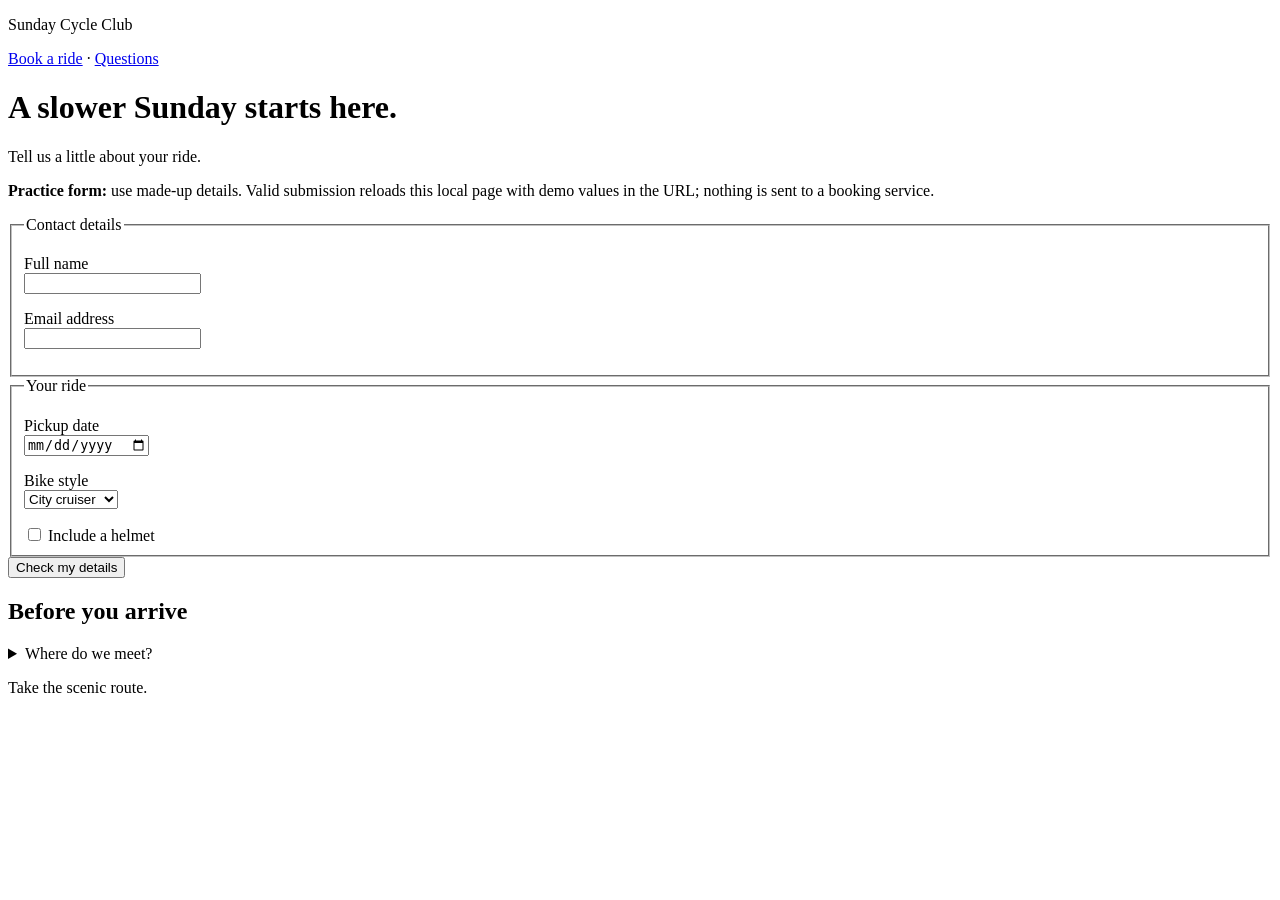
<file: html-css-guide/projects/booking.html>
<!doctype html>
<html lang="en">
<head>
  <meta charset="utf-8">
  <meta name="viewport" content="width=device-width, initial-scale=1">
  <title>A booking page with good manners</title>
</head>
<body>
<header><p>Sunday Cycle Club</p><nav aria-label="Main"><a href="#booking">Book a ride</a> · <a href="#questions">Questions</a></nav></header>
<main><h1>A slower Sunday starts here.</h1><p>Tell us a little about your ride.</p>
<p><strong>Practice form:</strong> use made-up details. Valid submission reloads this local page with demo values in the URL; nothing is sent to a booking service.</p>
<form id="booking" method="get"><fieldset><legend>Contact details</legend>
<p><label for="rider">Full name</label><br><input id="rider" name="rider" autocomplete="name" required></p>
<p><label for="email">Email address</label><br><input id="email" name="email" type="email" autocomplete="email" required></p></fieldset>
<fieldset><legend>Your ride</legend><p><label for="date">Pickup date</label><br><input id="date" name="date" type="date" required></p>
<p><label for="bike">Bike style</label><br><select id="bike" name="bike"><option value="city">City cruiser</option><option value="touring">Touring bike</option></select></p>
<label><input type="checkbox" name="helmet" value="yes"> Include a helmet</label></fieldset>
<button type="submit">Check my details</button></form>
<section id="questions"><h2>Before you arrive</h2><details><summary>Where do we meet?</summary><p>At the town square bike stand.</p></details></section></main>
<footer><p>Take the scenic route.</p></footer>
</body>
</html>
</file>
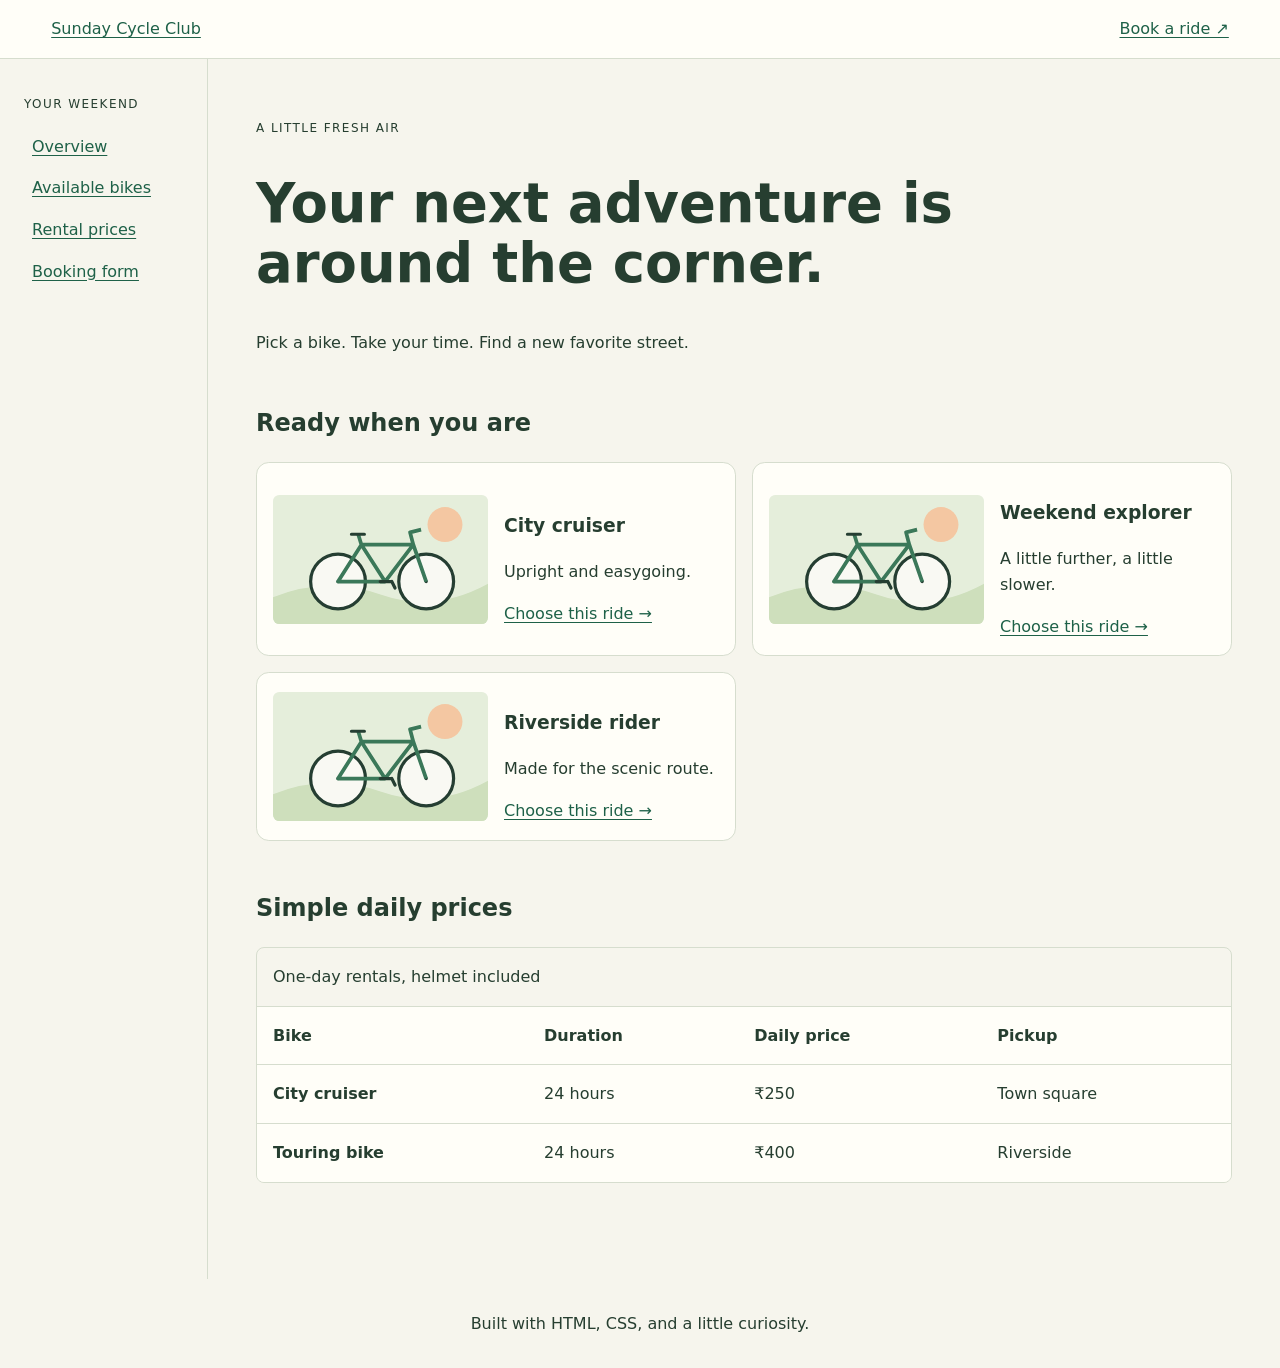
<file: html-css-guide/projects/dashboard.html>
<!doctype html>
<html lang="en">
<head>
  <meta charset="utf-8">
  <meta name="viewport" content="width=device-width, initial-scale=1">
  <title>Your first responsive dashboard</title>
<style>
* { box-sizing: border-box; }
:root { --page: #f6f5ed; --surface: #fffef8; --ink: #263e30; --line: #d6ddce; --accent: #1e6148; }
body { margin: 0; background: var(--page); color: var(--ink); font: 1rem/1.6 system-ui, sans-serif; }
a { color: var(--accent); text-underline-offset: .2em; }
:focus-visible { outline: 3px solid #b96c26; outline-offset: 4px; }
.top { position: sticky; top: 0; z-index: 1; display: flex; flex-wrap: wrap; justify-content: space-between; gap: 1rem; padding: 1rem 4%; background: var(--surface); border-bottom: 1px solid var(--line); }
.shell { max-width: 90rem; margin: auto; display: grid; grid-template-columns: minmax(0,1fr); }
.side { padding: 1.5rem; }
.side a { display: block; padding: .5rem; }
.side p, .eyebrow { font-size: .75rem; letter-spacing: .12em; }
main { min-width: 0; padding: clamp(1rem,4vw,3rem); }
h1 { max-width: 21ch; font-size: clamp(2rem,1rem + 3vw,3.8rem); line-height: 1.1; font-weight: 550; }
section { margin-block: 3rem; scroll-margin-top: 6rem; }
.cards { display: grid; gap: 1rem; grid-template-columns: repeat(auto-fit,minmax(min(100%,20rem),1fr)); }
.slot { container-type: inline-size; }
.bike-card { height: 100%; padding: 1rem; background: var(--surface); border: 1px solid var(--line); border-radius: .8rem; display: grid; gap: 1rem; }
.bike-card img { width: 100%; height: auto; border-radius: .4rem; }
@container (min-width: 27rem) { .bike-card { grid-template-columns: 1fr 1fr; align-items: center; } }
.table-wrap { overflow-x: auto; border: 1px solid var(--line); border-radius: .5rem; }
table { border-collapse: collapse; width: 100%; min-width: 35rem; background: var(--surface); }
caption { padding: 1rem; text-align: start; }
th,td { padding: 1rem; text-align: start; border-top: 1px solid var(--line); }
footer { padding: 2rem; text-align: center; }
@media (min-width: 55rem) { .shell { grid-template-columns: 13rem minmax(0,1fr); } .side { border-right: 1px solid var(--line); } }
@media (prefers-color-scheme: dark) { :root { --page: #17231b; --surface: #203127; --ink: #eef3e8; --line: #415a48; --accent: #a4d8ad; } }
</style>
</head>
<body>
<header class="top"><a href="#overview">Sunday Cycle Club</a><a href="booking.html">Book a ride ↗</a></header>
<div class="shell"><nav class="side" aria-label="Dashboard"><p>YOUR WEEKEND</p><a href="#overview">Overview</a><a href="#bikes">Available bikes</a><a href="#prices">Rental prices</a><a href="booking.html">Booking form</a></nav>
<main id="overview"><p class="eyebrow">A LITTLE FRESH AIR</p><h1>Your next adventure is around the corner.</h1><p>Pick a bike. Take your time. Find a new favorite street.</p>
<section id="bikes"><h2>Ready when you are</h2><div class="cards"><div class="slot"><article class="bike-card"><img src="../assets/bicycle.svg" width="800" height="480" alt="Green city bicycle"><div><h3>City cruiser</h3><p>Upright and easygoing.</p><a href="booking.html">Choose this ride →</a></div></article></div><div class="slot"><article class="bike-card"><img src="../assets/bicycle.svg" width="800" height="480" alt="Green city bicycle"><div><h3>Weekend explorer</h3><p>A little further, a little slower.</p><a href="booking.html">Choose this ride →</a></div></article></div><div class="slot"><article class="bike-card"><img src="../assets/bicycle.svg" width="800" height="480" alt="Green city bicycle"><div><h3>Riverside rider</h3><p>Made for the scenic route.</p><a href="booking.html">Choose this ride →</a></div></article></div></div></section>
<section id="prices"><h2>Simple daily prices</h2><div class="table-wrap" role="region" tabindex="0" aria-label="Daily rental prices"><table><caption>One-day rentals, helmet included</caption><thead><tr><th scope="col">Bike</th><th scope="col">Duration</th><th scope="col">Daily price</th><th scope="col">Pickup</th></tr></thead><tbody><tr><th scope="row">City cruiser</th><td>24 hours</td><td>₹250</td><td>Town square</td></tr><tr><th scope="row">Touring bike</th><td>24 hours</td><td>₹400</td><td>Riverside</td></tr></tbody></table></div></section></main></div><footer>Built with HTML, CSS, and a little curiosity.</footer>
</body>
</html>
</file>
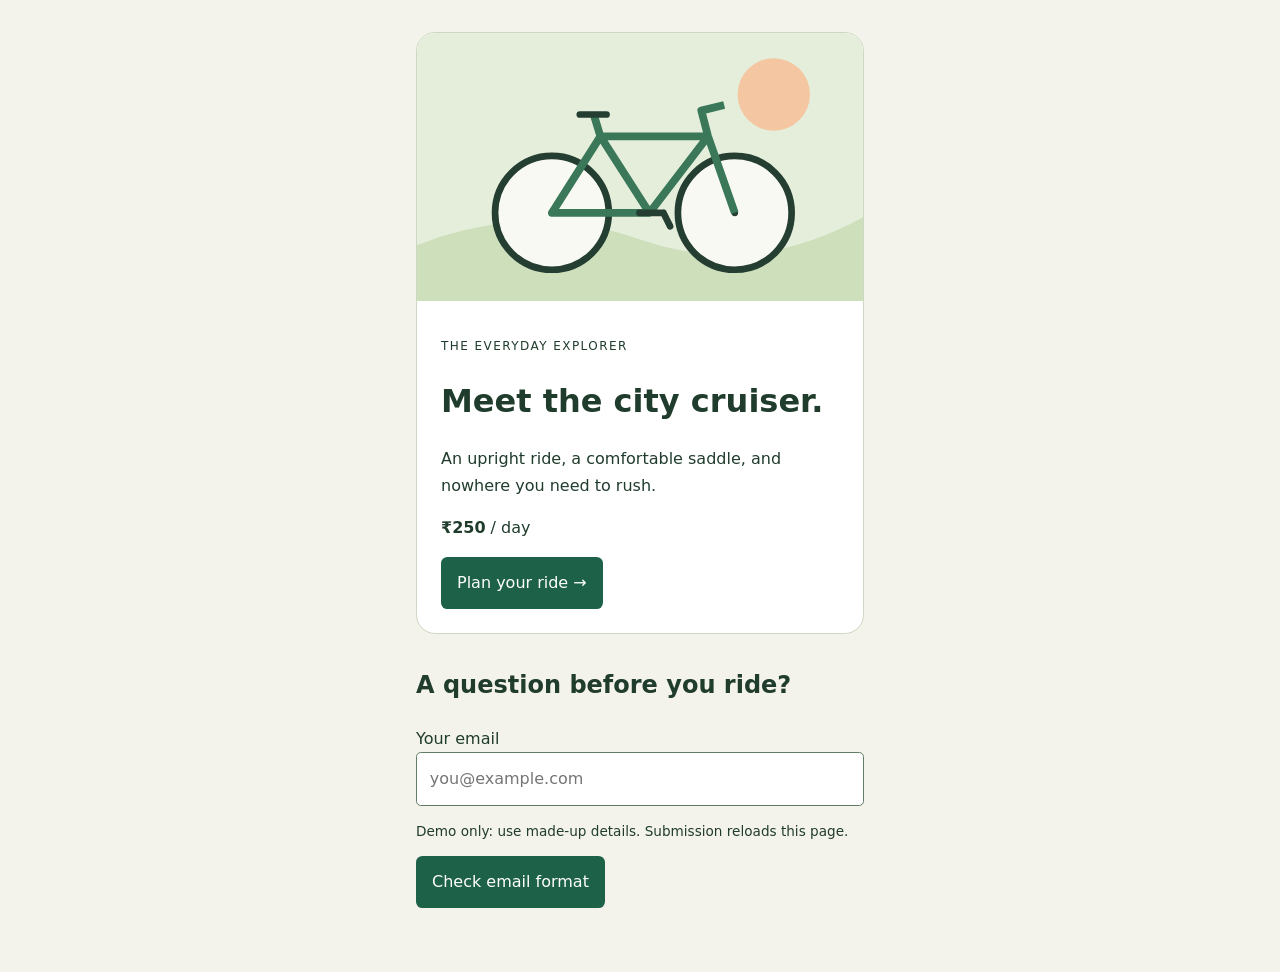
<file: html-css-guide/projects/rental-card.html>
<!doctype html>
<html lang="en">
<head>
  <meta charset="utf-8">
  <meta name="viewport" content="width=device-width, initial-scale=1">
  <title>A rental card worth reading</title>
<style>
* { box-sizing: border-box; }
body { margin: 0; padding: 2rem 1rem; background: #f4f3eb; color: #203c2c; font: 1rem/1.65 system-ui, sans-serif; }
main { max-width: 28rem; margin-inline: auto; }
.card { overflow: hidden; border: 1px solid #cdd7c4; border-radius: 1.2rem; background: #fff; }
.card img { display: block; width: 100%; height: auto; }
.content { padding: 1.5rem; }
h1 { font-size: 2rem; line-height: 1.15; }
.eyebrow { font-size: .75rem; letter-spacing: .12em; }
.button, button { display: inline-block; padding: .8rem 1rem; background: #1d6148; color: white; border: 0; border-radius: .4rem; font: inherit; text-decoration: none; }
a:focus-visible, button:focus-visible, input:focus-visible { outline: 3px solid #b65a20; outline-offset: 4px; }
.contact { margin-block: 2rem; }
label { display: block; }
input { width: 100%; padding: .8rem; border: 1px solid #647c66; border-radius: .3rem; font: inherit; }
input:user-invalid { border: 2px solid #a52b24; }
.contact p { font-size: .85rem; }
</style>
</head>
<body>
<main><article class="card"><img src="../assets/bicycle.svg" width="800" height="480" alt="A green city bicycle beside a warm sun"><div class="content"><p class="eyebrow">THE EVERYDAY EXPLORER</p><h1>Meet the city cruiser.</h1><p>An upright ride, a comfortable saddle, and nowhere you need to rush.</p><p><strong>₹250</strong> / day</p><a class="button" href="booking.html">Plan your ride →</a></div></article>
<section class="contact"><h2>A question before you ride?</h2><form method="get"><label for="email">Your email</label><input id="email" type="email" name="demo-email" placeholder="you@example.com" required><p>Demo only: use made-up details. Submission reloads this page.</p><button type="submit">Check email format</button></form></section></main>
</body>
</html>
</file>
<file: html-css-guide/styles.css>
@layer reset, base, layout, components, responsive;
@layer reset {
  *, *::before, *::after { box-sizing: border-box; }
  body, h1, h2, h3, p, figure { margin: 0; }
  button, input { font: inherit; }
  button, a, summary, input { -webkit-tap-highlight-color: transparent; }
  img { max-width: 100%; height: auto; }
  [hidden] { display: none !important; }
}
@layer base {
  :root { color-scheme: light; --page: #f8f8f2; --surface: #fffef9; --side: #f1f2e9; --ink: #263a2f; --muted: #667064; --line: #dcdfd2; --accent: #245b40; --soft: #e4edd9; --orange: #edd3b6; --code: #1e3027; --shadow: 0 10px 35px rgb(32 52 34 / .04); }
  :root[data-theme="dark"] { color-scheme: dark; --page: #17231c; --surface: #1e2d24; --side: #132018; --ink: #edf1e4; --muted: #b0beaa; --line: #3b4d3e; --accent: #bddba4; --soft: #2b4230; --orange: #60452f; --code: #102018; --shadow: none; }
  html { scroll-padding-top: 96px; }
  body { background: var(--page); color: var(--ink); font-family: -apple-system, BlinkMacSystemFont, "Segoe UI", Arial, sans-serif; font-size: 15px; line-height: 1.7; }
  a { color: inherit; text-underline-offset: 4px; }
  button { cursor: pointer; }
  :focus-visible { outline: 3px solid #b66626; outline-offset: 4px; }
  h1, h2, h3 { line-height: 1.2; }
  h1 { font-family: Georgia, "Times New Roman", serif; font-size: clamp(2.8rem, 4.4vw, 4.5rem); letter-spacing: -.055em; font-weight: 400; }
  h1 em { font-weight: 400; color: var(--accent); }
  h2 { font-size: 1.7rem; font-weight: 550; letter-spacing: -.045em; }
  h3 { font-size: 1.05rem; font-weight: 600; }
  p { overflow-wrap: break-word; }
  li { margin-block: .55rem; }
  ul, ol { padding-inline-start: 1.4rem; }
  ::selection { background: #d5e5b7; color: #223c2b; }
  .muted { color: var(--muted); }
  .tiny { font-size: .76rem; }
  .eyebrow { display: inline-flex; align-items: center; gap: .6rem; font-size: .66rem; font-weight: 650; letter-spacing: .13em; line-height: 1.7; }
  .live-dot { display: inline-block; width: 7px; height: 7px; border-radius: 50%; background: #689459; flex-shrink: 0; }
}
@layer layout {
  .sidebar { position: fixed; inset: 0 auto 0 0; width: 256px; display: flex; flex-direction: column; background: var(--side); border-right: 1px solid var(--line); z-index: 20; }
  .sidebar nav { overflow-y: auto; scrollbar-width: thin; scrollbar-color: var(--line) transparent; padding: 0 18px 20px; flex: 1; min-height: 0; }
  .app { margin-left: 256px; }
  .topbar { min-height: 77px; display: flex; align-items: center; justify-content: space-between; gap: 18px; padding: 15px 42px; border-bottom: 1px solid var(--line); background: var(--page); position: sticky; top: 0; z-index: 10; }
  #main { max-width: 1280px; margin: auto; padding: 50px 48px 0; outline: none; }
  .view { scroll-margin-top: 100px; }
  .view + .view { margin-top: 5rem; }
  .js .view { margin-top: 0; }
  .lesson { max-width: 850px; margin-inline: auto; }
  .lesson section { margin-top: 2.7rem; }
  .lesson section > h2 { margin-bottom: 1rem; font-size: 1.25rem; letter-spacing: -.025em; display: flex; align-items: center; gap: .6rem; flex-wrap: wrap; }
  .lesson section > h2 > span { color: var(--muted); font-size: .68rem; font-weight: 400; margin-right: .25rem; }
  .lesson section > p { margin-block: 0 1rem; }
}
@layer components {
  .skip-link { position: fixed; z-index: 100; top: -100px; left: 20px; background: var(--surface); padding: 12px 20px; border: 2px solid var(--accent); border-radius: 6px; }
  .skip-link:focus { top: 12px; }
  .brand { padding: 30px 25px 16px; display: flex; align-items: center; gap: 12px; font-family: Georgia, serif; text-decoration: none; font-size: 1.6rem; letter-spacing: -.07em; }
  .brand-mark { width: 37px; height: 43px; flex-shrink: 0; background: #2e543d; color: #edf0d6; border-radius: 11px 11px 11px 2px; display: grid; align-content: center; padding-left: 9px; font-size: 2.5rem; font-style: italic; line-height: 1; position: relative; }
  .brand-mark span { position: absolute; font-size: 2.3rem; right: 4px; bottom: 3px; color: #e2bb90; }
  .brand-sub { display: block; font-family: Arial,sans-serif; font-size: .51rem; font-weight: 600; letter-spacing: .12em; margin-top: 2px; }
  .sidebar-intro { font-size: .77rem; line-height: 1.7; color: var(--muted); padding: 7px 28px 23px; }
  .overview-link { display: flex; align-items: center; gap: 10px; padding: 10px 12px; border: 1px solid var(--line); border-radius: 7px; margin: 0 0 23px; text-decoration: none; font-size: .78rem; }
  .overview-link span:last-child { margin-left: auto; }
  .nav-group { margin-bottom: 15px; }
  .nav-group summary { display: flex; align-items: center; gap: 9px; padding: 6px 9px; cursor: pointer; font-size: .8rem; font-weight: 650; list-style: none; }
  .nav-group summary::-webkit-details-marker { display: none; }
  .nav-group summary > span { font-size: .57rem; width: 22px; height: 22px; display: grid; place-content: center; background: var(--soft); border: 1px solid var(--line); border-radius: 5px; }
  .nav-group:nth-of-type(2) summary > span { background: var(--orange); }
  .nav-group i { margin-left: auto; font-style: normal; }
  .nav-group:not([open]) i { transform: rotate(-90deg); }
  .nav-group > div { padding-top: 5px; }
  .nav-group a { display: flex; align-items: baseline; gap: 10px; padding: 7px 9px; text-decoration: none; font-size: .73rem; line-height: 1.55; border-radius: 5px; color: var(--muted); }
  .nav-group a > span { font-size: .6rem; min-width: 15px; opacity: .8; }
  .nav-group a:hover, .nav-extras a:hover { background: var(--soft); color: var(--ink); }
  a[aria-current="page"] { background: var(--soft); color: var(--accent); font-weight: 600; }
  .nav-group a.read > span { font-size: 0; }
  .nav-group a.read > span::after { content: "✓"; font-size: .72rem; }
  .nav-extras { border-top: 1px solid var(--line); margin-top: 20px; padding-top: 15px; }
  .nav-extras a { display: flex; gap: 9px; align-items: center; text-decoration: none; padding: 9px; font-size: .75rem; border-radius: 5px; }
  .nav-extras a span:nth-child(2) { margin-left: auto; color: var(--muted); font-size: .6rem; }
  .sidebar-progress { padding: 17px 26px 20px; border-top: 1px solid var(--line); }
  .sidebar-progress > div { display: flex; align-items: center; justify-content: space-between; gap: 7px; font-size: .54rem; letter-spacing: .08em; }
  .sidebar-progress strong { font-size: .65rem; font-weight: 500; letter-spacing: 0; }
  progress { appearance: none; width: 100%; height: 4px; border: none; border-radius: 5px; background: var(--line); display: block; margin: 9px 0; }
  progress::-webkit-progress-bar { background: var(--line); border-radius: 5px; }
  progress::-webkit-progress-value { background: var(--accent); border-radius: 5px; }
  progress::-moz-progress-bar { background: var(--accent); }
  .sidebar-progress p { font-size: .63rem; color: var(--muted); }
  .topbar-label { font-size: .58rem; letter-spacing: .14em; color: var(--muted); }
  .top-actions { display: flex; gap: 18px; align-items: center; }
  .search-box { display: flex; align-items: center; gap: 8px; padding: 6px 9px; border: 1px solid var(--line); border-radius: 6px; background: var(--surface); width: 240px; }
  .search-box > span { font-size: 1.3rem; line-height: 1; }
  .search-box input { background: transparent; color: var(--ink); border: none; width: 100%; min-width: 0; padding: 4px 0; font-size: .73rem; }
  .search-box input:focus { outline: none; }
  .search-box:focus-within { outline: 2px solid var(--accent); outline-offset: 3px; }
  .search-box kbd { background: var(--side); border: 1px solid var(--line); padding: 0 5px; font-size: .6rem; border-radius: 3px; color: var(--muted); }
  .icon-button { width: 35px; height: 35px; border: 1px solid var(--line); border-radius: 50%; color: var(--ink); background: transparent; display: grid; place-items: center; font-size: 1.1rem; }
  .menu-toggle, .top-brand { display: none; }
  .hero { display: grid; grid-template-columns: 1.02fr 1fr; gap: 16px; align-items: center; padding: 19px 0 42px; }
  .hero h1 { font-size: clamp(3.5rem, 4.85vw, 5.15rem); line-height: 1.04; margin: 23px 0; }
  .hero-copy > p { color: var(--muted); max-width: 390px; font-size: .92rem; line-height: 1.8; }
  .hero .eyebrow { font-size: .58rem; }
  .hero-actions { display: flex; align-items: center; flex-wrap: wrap; gap: 23px; margin-top: 28px; }
  .button { display: inline-flex; align-items: center; justify-content: center; gap: 23px; background: var(--accent); color: var(--page); border: 1px solid var(--accent); padding: 12px 19px; border-radius: 6px; font-size: .79rem; font-weight: 550; text-decoration: none; min-height: 45px; }
  .button:hover { filter: brightness(1.12); }
  .button.secondary { background: transparent; color: var(--accent); }
  .text-link { font-size: .76rem; font-weight: 550; text-decoration: none; border-bottom: 1px solid var(--line); padding-bottom: 3px; }
  .text-link:hover { border-bottom-color: var(--accent); }
  .hero-note { display: flex; gap: 8px; align-items: center; color: var(--muted); font-size: .65rem; margin-top: 23px; }
  .hero-note > span { color: #94633c; font-size: 1.3rem; }
  .hero-art { padding-top: 15px; position: relative; }
  .hero-art img { width: 100%; transform: rotate(-2deg); filter: drop-shadow(0 8px 8px rgb(40 60 35 / .025)); }
  .art-caption { display: block; text-align: center; color: var(--muted); font-size: .53rem; letter-spacing: .16em; margin-top: 20px; }
  .stats-strip { display: grid; grid-template-columns: repeat(4,1fr); border-block: 1px solid var(--line); padding: 21px 0; }
  .stats-strip > div { display: flex; align-items: baseline; justify-content: center; gap: 10px; border-right: 1px solid var(--line); }
  .stats-strip > div:first-child { justify-content: flex-start; }
  .stats-strip > div:last-child { border-right: none; }
  .stats-strip strong { font-family: Georgia,serif; font-size: 1.7rem; font-weight: 400; }
  .stats-strip span { font-size: .67rem; color: var(--muted); }
  .learning-path { margin-top: 45px; }
  .section-heading { display: flex; justify-content: space-between; align-items: flex-end; gap: 20px; margin-bottom: 25px; }
  .section-heading h2 { margin-top: 9px; }
  .section-heading > span { max-width: 180px; text-align: right; font-size: .65rem; }
  .path-grid { display: grid; grid-template-columns: repeat(3,minmax(0,1fr)); gap: 15px; }
  .path-card { position: relative; padding: 25px 22px 0; border: 1px solid var(--line); border-radius: 10px; text-decoration: none; overflow: hidden; background: var(--surface); transition: transform .18s; }
  .path-card:hover { transform: translateY(-4px); }
  .path-card .eyebrow { font-size: .52rem; color: var(--muted); }
  .part-num { position: absolute; right: 20px; top: 14px; font-family: Georgia,serif; font-size: 2.9rem; opacity: .12; line-height: 1; }
  .path-card h3 { font-family: Georgia,serif; font-size: 2rem; font-weight: 400; margin: 18px 0 8px; }
  .path-card h3 span { float: right; font-family: Arial,sans-serif; font-size: 1rem; padding-top: 10px; }
  .path-card p { color: var(--muted); font-size: .74rem; min-height: 3.5rem; }
  .path-footer { display: flex; justify-content: space-between; align-items: center; gap: 5px; font-size: .64rem; padding: 13px 0; border-top: 1px solid var(--line); margin-top: 9px; }
  .part-1 { background: color-mix(in srgb, var(--soft) 55%, var(--surface)); }
  .part-2 { background: color-mix(in srgb, var(--orange) 30%, var(--surface)); }
  .featured { display: grid; grid-template-columns: .8fr 1.2fr; gap: 35px; margin-top: 44px; padding: 30px 35px; background: var(--side); border-radius: 10px; align-items: center; }
  .featured-copy .eyebrow { font-size: .54rem; }
  .featured-copy h2 { font-family: Georgia,serif; font-size: 2.35rem; font-weight: 400; margin: 13px 0; }
  .featured-copy p { color: var(--muted); font-size: .78rem; margin-bottom: 19px; }
  .featured-visual img { display: block; border: 1px solid var(--line); border-radius: 8px; }
  .how-to { padding: 45px 0; border-bottom: 1px solid var(--line); }
  .how-to h2 { margin-top: 10px; }
  .habit-grid { display: grid; grid-template-columns: repeat(3,1fr); gap: 30px; margin-top: 30px; }
  .habit-grid > div > span { font-size: .62rem; color: var(--muted); letter-spacing: .1em; }
  .habit-grid h3 { margin: 11px 0 8px; }
  .habit-grid p { color: var(--muted); font-size: .78rem; }
  .personal-note { margin-top: 30px; font-size: .76rem; line-height: 1.8; color: var(--muted); }
  .personal-note strong { color: var(--ink); font-size: .8rem; }
  .personal-note p { margin: 7px 0 10px; }
  .lesson-breadcrumb { display: flex; gap: 20px; justify-content: space-between; font-size: .58rem; font-weight: 600; letter-spacing: .12em; color: var(--muted); margin-bottom: 27px; }
  .tags { display: flex; flex-wrap: wrap; gap: 8px; margin-bottom: 20px; }
  .tag { display: inline-flex; padding: 4px 9px; border: 1px solid var(--line); border-radius: 5px; font-size: .64rem; color: var(--muted); }
  .tag.focus { background: var(--orange); color: var(--ink); }
  .tag.added { background: var(--soft); color: var(--ink); }
  .lesson h1 { max-width: 20ch; outline: none; }
  .title-period { color: #b0733f; }
  .lesson-description { font-size: 1rem; line-height: 1.85; color: var(--muted); margin-top: 20px; max-width: 750px; }
  .lesson-meta { display: flex; flex-wrap: wrap; gap: 8px 25px; font-size: .67rem; color: var(--muted); border-block: 1px solid var(--line); padding: 14px 0; margin-top: 27px; }
  .diagram { border: 1px solid var(--line); border-radius: 10px; background: var(--surface); overflow: hidden; }
  .diagram img { display: block; width: 100%; }
  .diagram figcaption { padding: 10px 14px; display: flex; flex-wrap: wrap; justify-content: space-between; gap: 7px; font-size: .65rem; color: var(--muted); }
  .mental-model { padding: 24px; background: var(--soft); border-radius: 9px; border: 1px solid var(--line); }
  .mental-model span, .takeaway > span { font-size: .59rem; letter-spacing: .13em; font-weight: 650; }
  .mental-model p { margin-top: 9px; font-family: Georgia,serif; font-size: 1.45rem; line-height: 1.45; }
  .code-panel { border-radius: 9px; overflow: hidden; border: 1px solid var(--line); background: var(--code); color: #e3edd9; margin-top: 14px; }
  .panel-label { display: flex; justify-content: space-between; align-items: center; gap: 10px; padding: 11px 17px; font-size: .64rem; border-bottom: 1px solid rgb(180 200 180 / .15); letter-spacing: .03em; }
  .panel-label > span { display: inline-flex; align-items: center; gap: 7px; }
  .copy { padding: 4px 9px; color: #dae6d2; background: transparent; border: 1px solid #566c59; font-size: .64rem; border-radius: 4px; }
  pre { padding: 22px; margin: 0; overflow-x: auto; tab-size: 2; font: .78rem/1.8 ui-monospace,SFMono-Regular,Consolas,monospace; }
  .preview-panel { border: 1px solid var(--line); border-radius: 9px; overflow: hidden; background: #fff; }
  .preview-panel .panel-label { background: var(--surface); color: var(--muted); border-bottom: 1px solid var(--line); }
  iframe { border: none; display: block; width: 100%; height: 340px; background: white; color-scheme: light; }
  .notes-grid { display: grid; gap: 13px; margin-top: 20px; }
  .note { padding: 20px 23px; background: var(--surface); border: 1px solid var(--line); border-left: 3px solid var(--soft); border-radius: 6px; }
  .note h3 { font-size: .88rem; margin-bottom: 8px; }
  .note p { font-size: .85rem; color: var(--muted); overflow-wrap: anywhere; }
  .watch-out { background: color-mix(in srgb, var(--orange) 25%, var(--surface)); padding: 23px; border-radius: 9px; border: 1px solid var(--line); }
  .watch-out ul { font-size: .87rem; margin-bottom: 0; }
  .takeaway { margin-top: 28px; padding: 25px 28px; border-left: 3px solid var(--accent); background: var(--soft); border-radius: 0 8px 8px 0; }
  .takeaway p { font: 1.5rem/1.5 Georgia,serif; margin-top: 10px; }
  .quiz-item { border-top: 1px solid var(--line); padding: 19px 0; }
  .quiz-item h3 { font-size: .92rem; line-height: 1.6; }
  .quiz-item h3 span { color: var(--muted); font-size: .62rem; margin-right: 7px; }
  details summary { cursor: pointer; }
  .quiz-item details { margin-top: 10px; font-size: .84rem; }
  .quiz-item summary { color: var(--accent); font-size: .75rem; width: fit-content; }
  .quiz-item details p { padding: 15px; background: var(--soft); border-radius: 5px; margin-top: 10px; }
  .practice-box { padding: 30px; border: 1px solid var(--line); border-radius: 10px; background: var(--surface); }
  .lesson .practice-box > h2 { font-family: Georgia,serif; font-size: 1.8rem; font-weight: 400; margin: 12px 0 17px; }
  .practice-box .tiny { color: var(--muted); margin-top: 17px; }
  .sources h2 { font-size: .9rem !important; }
  .sources a { display: block; font-size: .72rem; color: var(--muted); overflow-wrap: anywhere; margin-top: 8px; }
  .lesson-actions { display: flex; gap: 16px; align-items: center; flex-wrap: wrap; margin: 35px 0; }
  .mark-read[aria-pressed="true"] { background: var(--soft); color: var(--ink); border-color: var(--line); }
  .lesson-pagination { display: flex; justify-content: space-between; gap: 20px; padding-top: 22px; border-top: 1px solid var(--line); font-size: .85rem; }
  .lesson-pagination a { text-decoration: none; }
  .project { padding-bottom: 35px; border-bottom: 1px solid var(--line); }
  .project-heading { display: flex; gap: 20px; align-items: center; margin-bottom: 20px; }
  .project-heading h2 { margin-top: 9px; }
  .project-number { font: 4rem/1 Georgia,serif; color: var(--muted); opacity: .5; }
  .project .tag { margin: 5px 0 25px; }
  .project ol { font-size: .9rem; }
  .project-links { display: flex; flex-wrap: wrap; align-items: center; gap: 20px; margin: 25px 0; }
  .solution { font-size: .8rem; }
  .solution summary { color: var(--accent); }
  .gallery { display: grid; grid-template-columns: repeat(2,minmax(0,1fr)); gap: 20px; margin: 35px 0; }
  .gallery-card { text-decoration: none; border: 1px solid var(--line); background: var(--surface); border-radius: 9px; overflow: hidden; }
  .gallery-card img { display: block; width: 100%; }
  .gallery-card h2 { display: flex; justify-content: space-between; padding: 18px; font-size: 1rem; letter-spacing: 0; }
  .check-row { display: flex; align-items: flex-start; gap: 13px; padding: 14px 0; border-bottom: 1px solid var(--line); font-size: .9rem; cursor: pointer; }
  .check-row input { accent-color: var(--accent); width: 18px; height: 18px; margin-top: 5px; flex-shrink: 0; }
  .check-row:has(input:checked) span { color: var(--muted); text-decoration: line-through; }
  .text-button { background: none; border: none; color: var(--muted); text-decoration: underline; text-underline-offset: 4px; padding: 8px 0; font-size: .75rem; }
  .site-footer { border-top: 1px solid var(--line); margin-top: 60px; padding: 27px 0; display: flex; align-items: center; gap: 15px; justify-content: space-between; font-size: .64rem; color: var(--muted); }
  .footer-brand { font: 1.4rem Georgia,serif; color: var(--ink); letter-spacing: -.07em; }
  .footer-brand span { color: #b0743d; }
  .site-footer a { text-decoration: none; }
  .search-view h1 { margin-block: 14px 25px; }
  #search-results { margin: 25px 0; }
  .search-result { display: block; background: var(--surface); border: 1px solid var(--line); border-radius: 7px; padding: 20px; text-decoration: none; margin-bottom: 12px; }
  .search-result h2 { font-size: 1.1rem; margin-bottom: 7px; }
  .search-result p { color: var(--muted); font-size: .85rem; }
  .search-result small { font-size: .6rem; color: var(--muted); }
  .toast { position: fixed; bottom: 25px; left: calc(50% + 128px); transform: translateX(-50%); padding: 10px 18px; background: var(--ink); color: var(--page); border-radius: 8px; font-size: .8rem; box-shadow: var(--shadow); z-index: 50; max-width: calc(100% - 35px); opacity: 0; pointer-events: none; transition: opacity .2s; }
  .toast.visible { opacity: 1; }
}
@layer responsive {
  @media (min-width: 1600px) { #main { padding-top: 65px; } .hero { padding-bottom: 60px; } }
  @media (max-width: 1180px) {
    .sidebar { width: 230px; } .app { margin-left: 230px; } #main { padding-inline: 32px; }
    .topbar { padding-inline: 32px; } .hero { grid-template-columns: 1.05fr 1fr; }
    .hero h1 { font-size: 3.6rem; } .hero-actions { gap: 15px; }
    .stats-strip > div { flex-direction: column; gap: 0; align-items: center; }
    .stats-strip > div:first-child { align-items: flex-start; }
    .path-card { padding-inline: 17px; } .featured { gap: 20px; padding: 25px; }
    .topbar-label { font-size: .5rem; } .search-box { width: 205px; }
  }
  @media (max-width: 960px) {
    .hero { grid-template-columns: 1fr; } .hero-art { max-width: 580px; padding-top: 20px; margin-inline: auto; }
    .hero h1 { font-size: 4rem; } .hero-copy > p { max-width: 480px; }
    .hero-art img { transform: none; } .art-caption { margin-top: 3px; }
    .topbar-label { display: none; } .topbar { justify-content: flex-end; }
    .section-heading { align-items: flex-start; } .section-heading > span { display: none; }
    .path-grid { gap: 10px; } .path-card { padding-inline: 12px; } .path-card p { min-height: 4rem; }
    .path-footer { font-size: .57rem; } .featured { grid-template-columns: 1fr; }
    .featured-copy h2 br { display: none; } .habit-grid { gap: 18px; }
    .toast { left: calc(50% + 115px); }
  }
  @media (max-width: 760px) {
    .sidebar { width: min(310px,85vw); transform: translateX(-100%); transition: transform .2s; top: 67px; z-index: 30; box-shadow: 15px 10px 25px rgb(0 0 0 / .08); }
    body.menu-open .sidebar { transform: translateX(0); }
    .app { margin-left: 0; } .topbar { min-height: 67px; padding: 12px 18px; gap: 12px; justify-content: flex-start; }
    .menu-toggle { display: grid; flex-shrink: 0; border-radius: 6px; }
    .top-brand { display: inline; font: 1.3rem Georgia,serif; letter-spacing: -.07em; text-decoration: none; }
    .top-actions { margin-left: auto; gap: 10px; } .search-box { width: min(36vw,220px); }
    .search-box kbd { display: none; } #main { padding: 35px 23px 0; }
    .hero { padding-top: 0; gap: 5px; } .hero h1 { font-size: clamp(3.3rem,9vw,4.7rem); }
    .hero-art { width: 100%; margin-top: 18px; } .hero .eyebrow { font-size: .56rem; }
    .stats-strip { grid-template-columns: repeat(4,1fr); gap: 7px; padding: 18px 0; }
    .stats-strip strong { font-size: 1.5rem; } .stats-strip span { font-size: .58rem; text-align: center; }
    .stats-strip > div:first-child { align-items: center; } .path-card { padding: 22px 17px 0; }
    .learning-path { margin-top: 35px; } .path-grid { grid-template-columns: 1fr; gap: 13px; }
    .path-card h3 { margin-top: 10px; } .path-card p { min-height: 0; margin-bottom: 17px; }
    .path-footer { font-size: .7rem; } .part-num { top: 20px; right: 60px; }
    .featured { margin-top: 30px; padding: 23px; } .habit-grid { grid-template-columns: 1fr; gap: 25px; }
    .habit-grid p { max-width: 450px; } .how-to { padding-block: 35px; }
    .lesson h1, .view > h1 { font-size: clamp(2.5rem,8vw,3.8rem); }
    .lesson-description { font-size: .93rem; } .lesson-breadcrumb { font-size: .53rem; gap: 10px; }
    .lesson-meta { font-size: .63rem; } .lesson section { margin-top: 2.1rem; }
    .lesson section > h2 { font-size: 1.1rem; } pre { padding: 17px; font-size: .72rem; }
    .note, .watch-out { padding: 18px; } .practice-box { padding: 22px; }
    .takeaway { padding: 22px; } .takeaway p { font-size: 1.35rem; }
    .gallery { grid-template-columns: 1fr; } .site-footer { flex-wrap: wrap; justify-content: flex-start; gap: 6px 20px; }
    .site-footer p { flex-basis: calc(100% - 115px); } .site-footer a { margin-top: 5px; }
    .toast { left: 50%; bottom: 15px; } .preview-panel .tiny { display: none; }
    .project-heading h2 { font-size: 1.5rem; }
  }
  @media (max-width: 380px) { .top-brand { display: none; } .search-box { width: 49vw; } #main { padding-inline: 17px; } .hero h1 { font-size: 3.1rem; } .hero-actions { gap: 20px; } }
  @media (prefers-reduced-motion: reduce) { *, *::before, *::after { animation: none !important; transition: none !important; scroll-behavior: auto !important; } }
  @media print {
    .sidebar,.topbar,.hero-actions,.site-footer,.lesson-actions,.lesson-pagination,.copy,.toast,.search-view { display: none !important; }
    .app { margin: 0; } #main { max-width: none; padding: 0; } .view[hidden] { display: block !important; }
    #search-view[hidden] { display: none !important; } .lesson { max-width: none; break-before: page; }
    .code-panel { background: white; color: black; } pre { white-space: pre-wrap; overflow-wrap: anywhere; }
    .diagram, .note, .quiz-item { break-inside: avoid; } iframe { display: none; }
    body { background: white; color: black; } h1 { font-size: 30pt; }
  }
}
</file>
